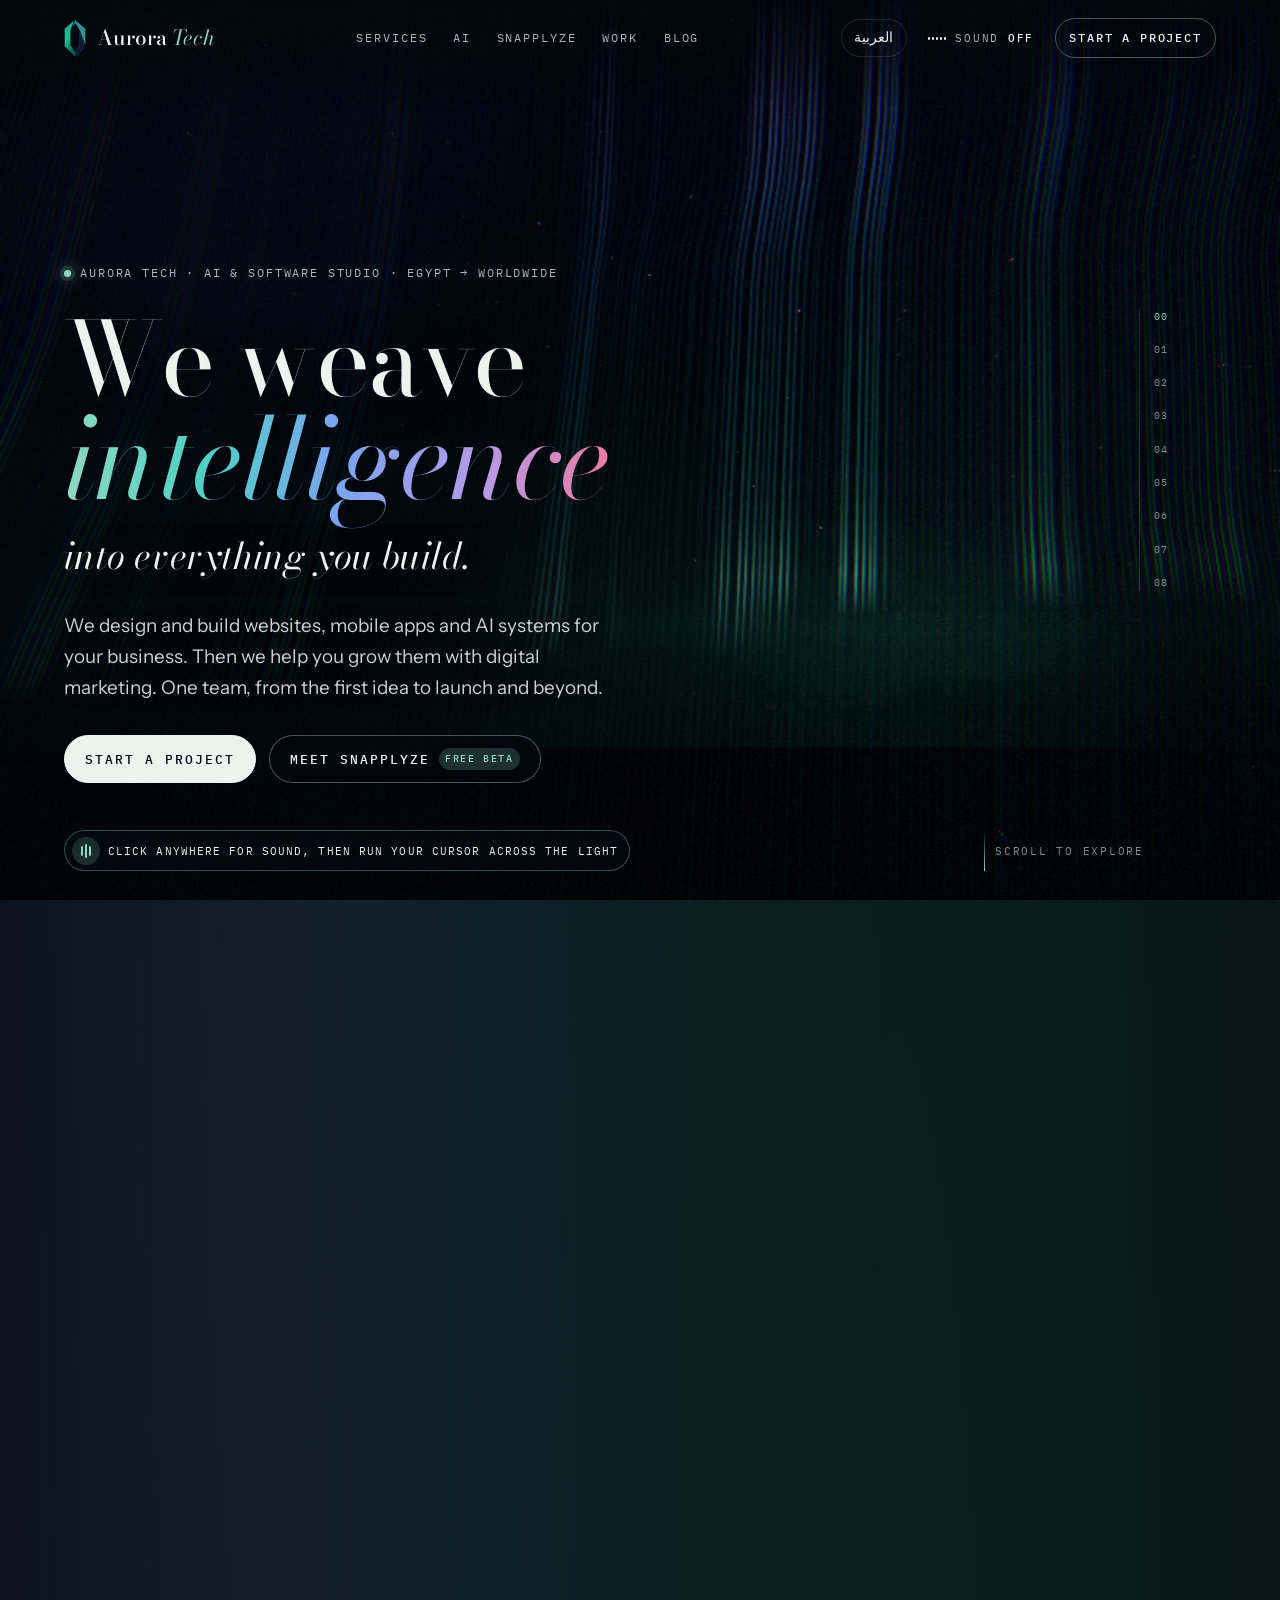
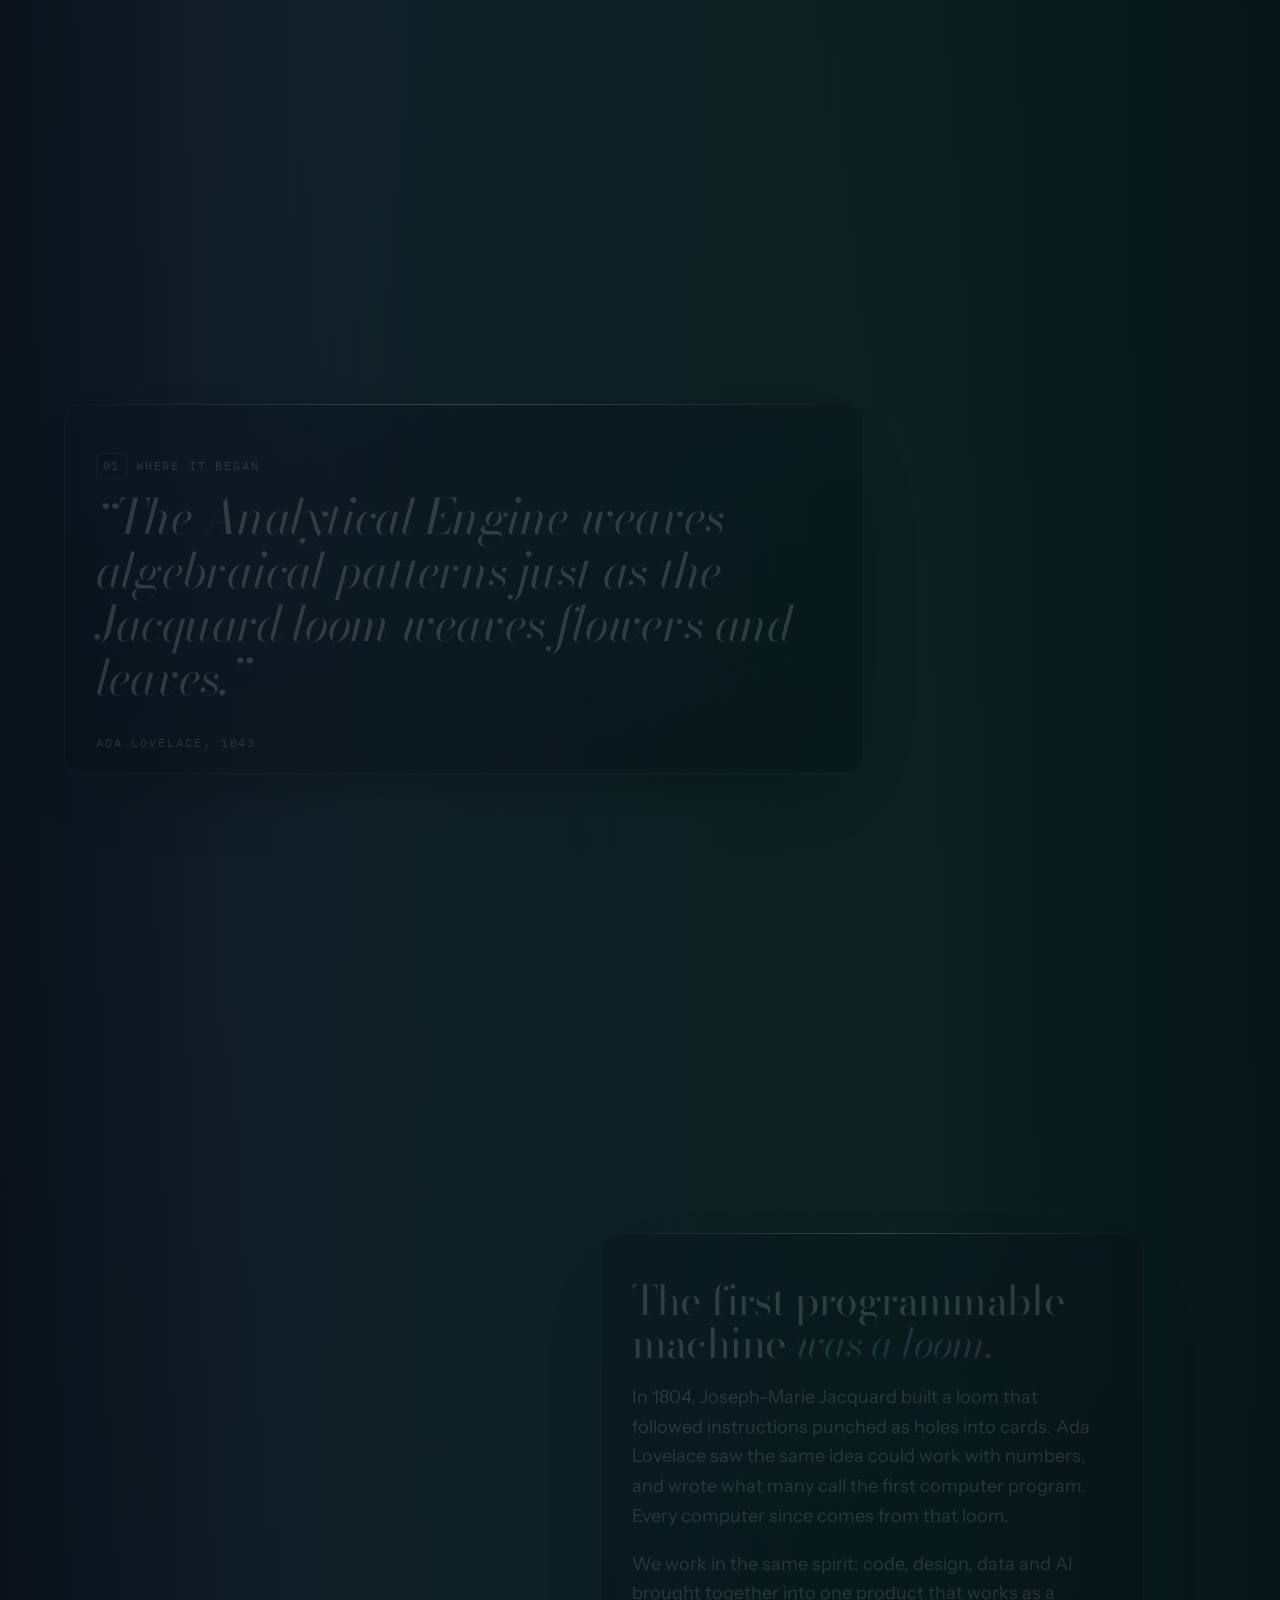
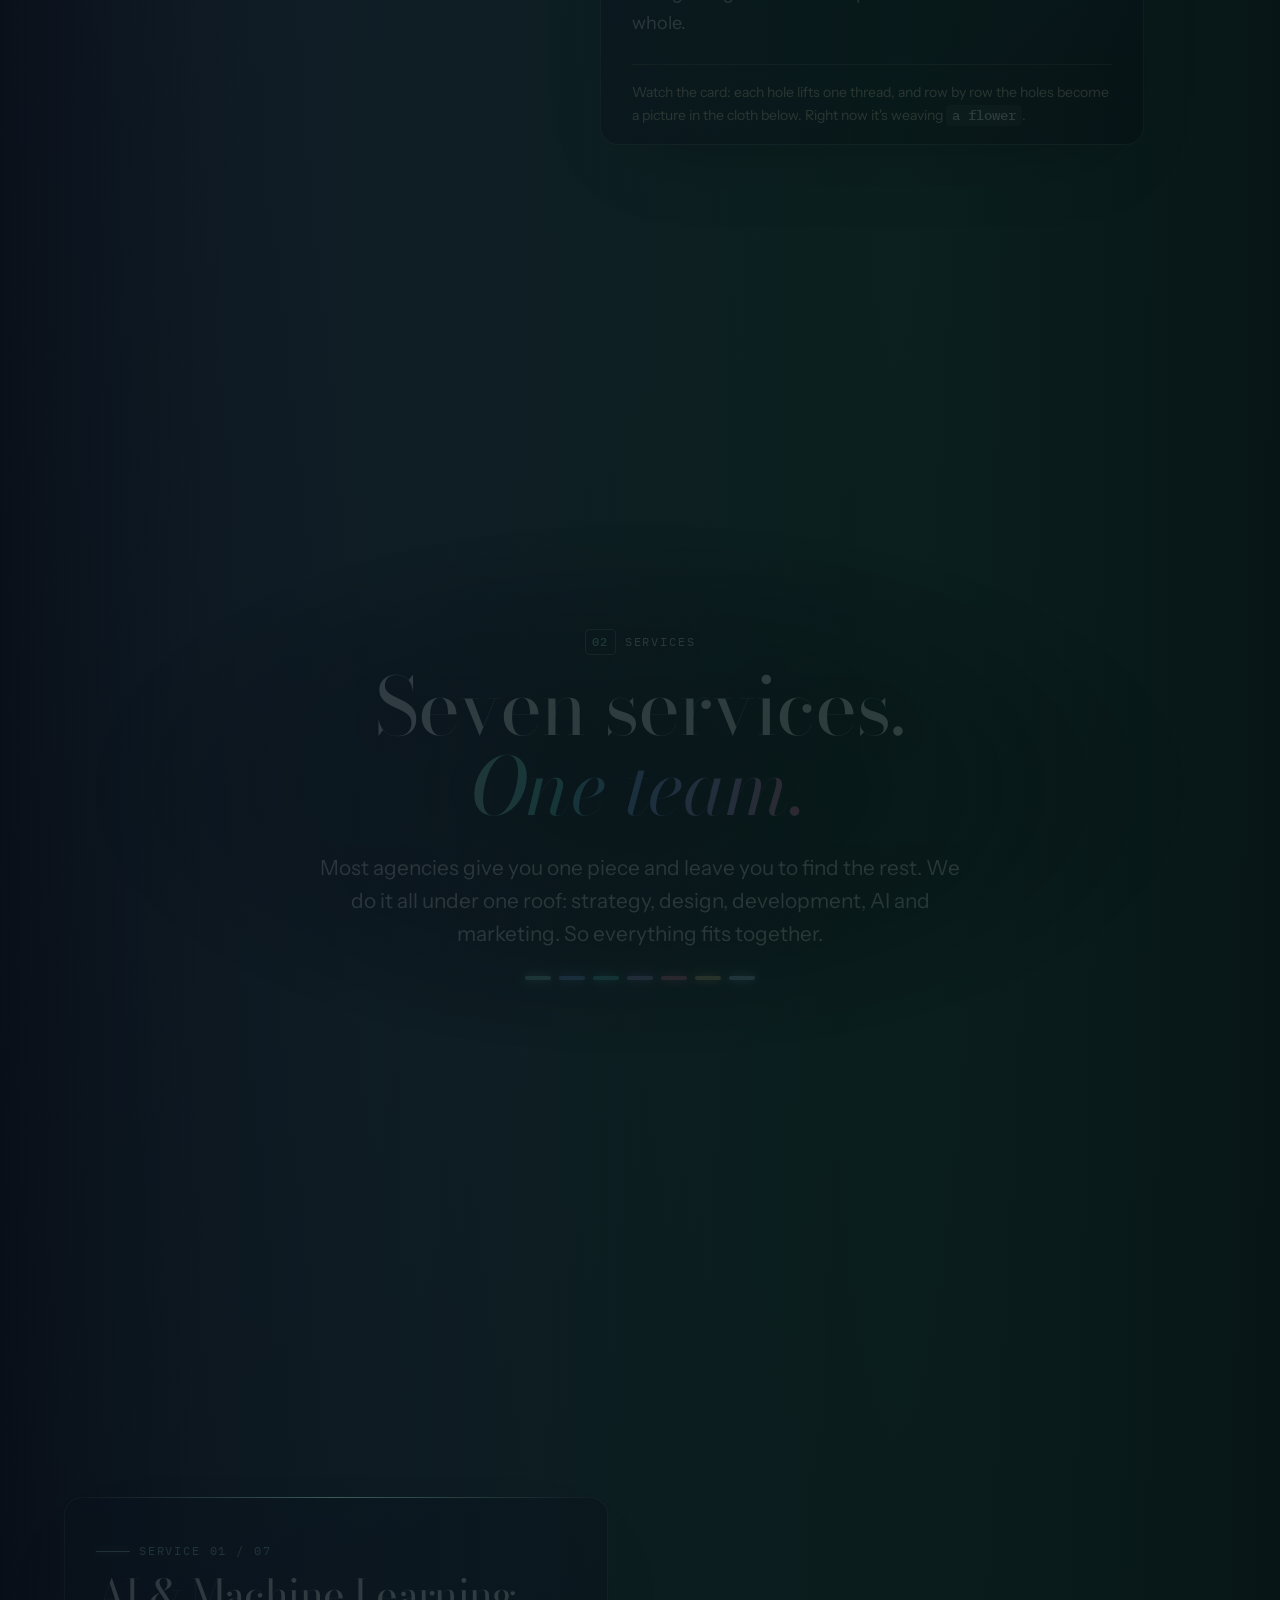
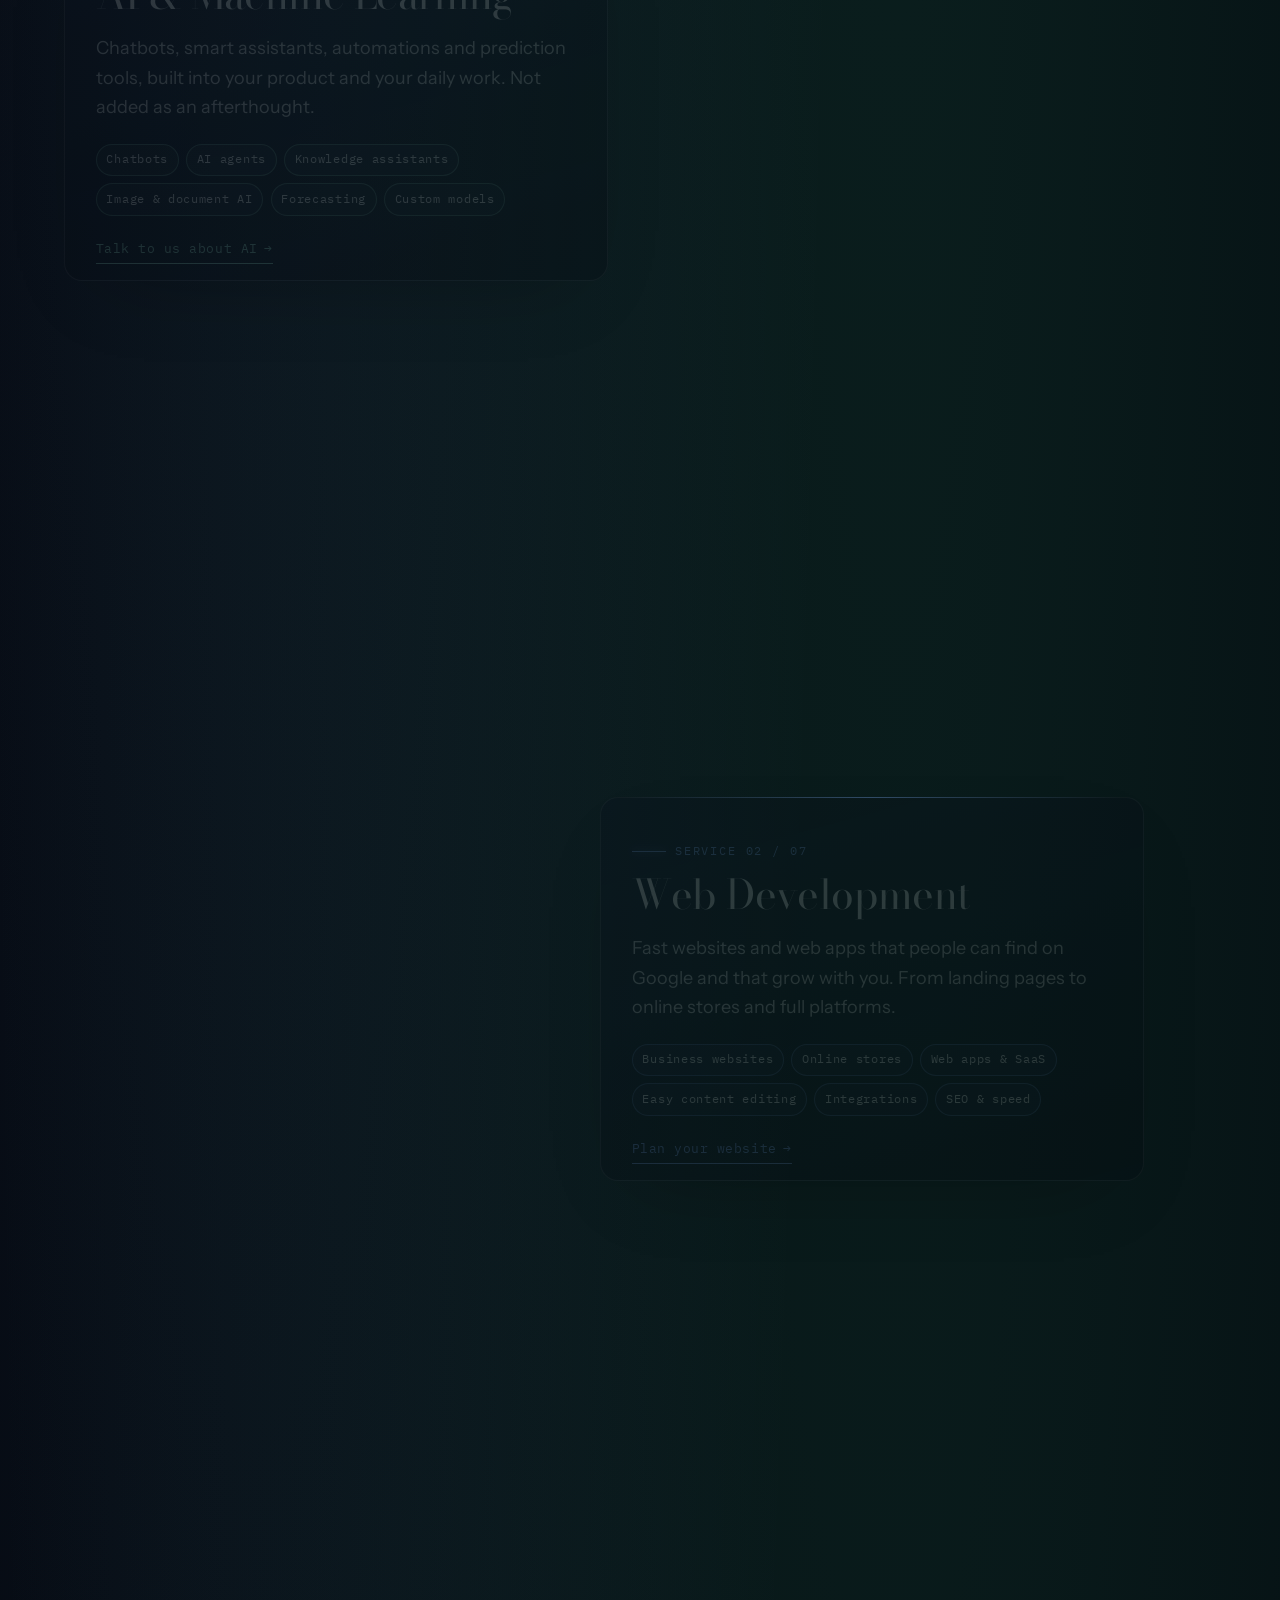
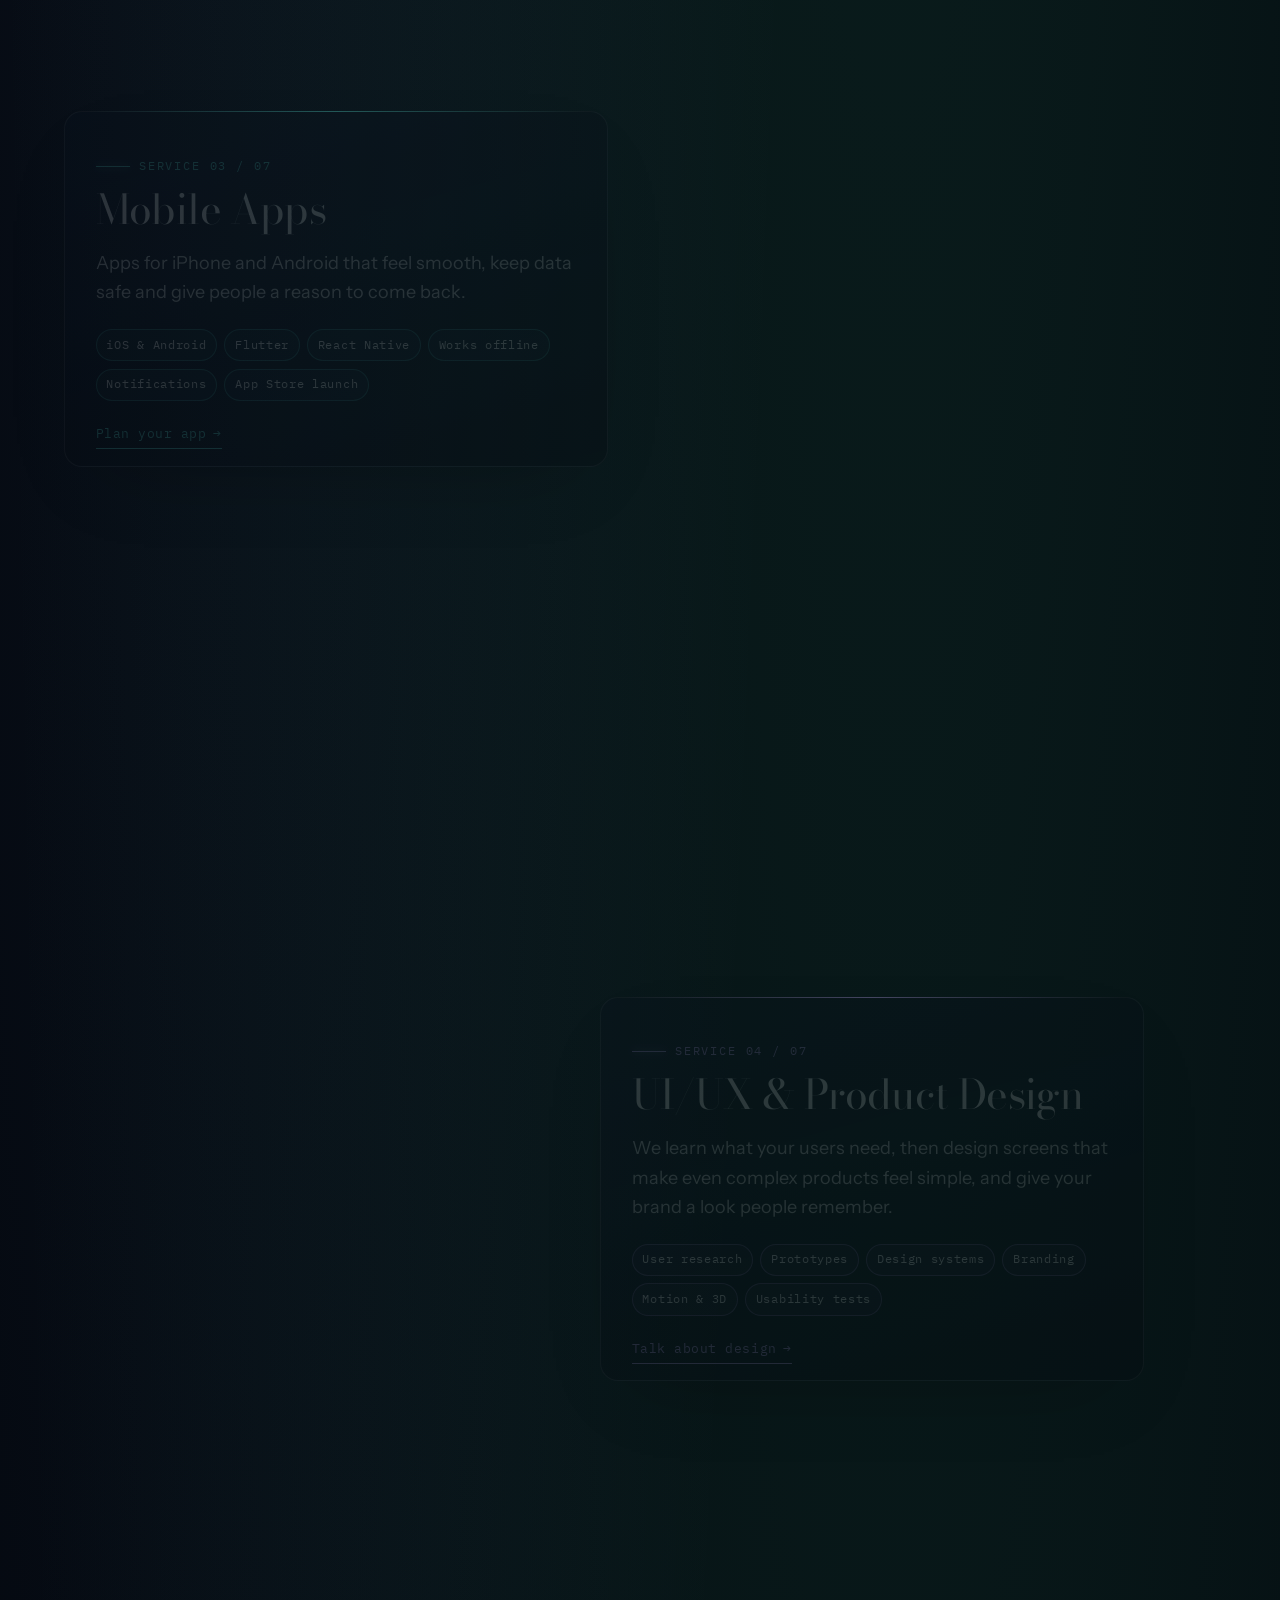
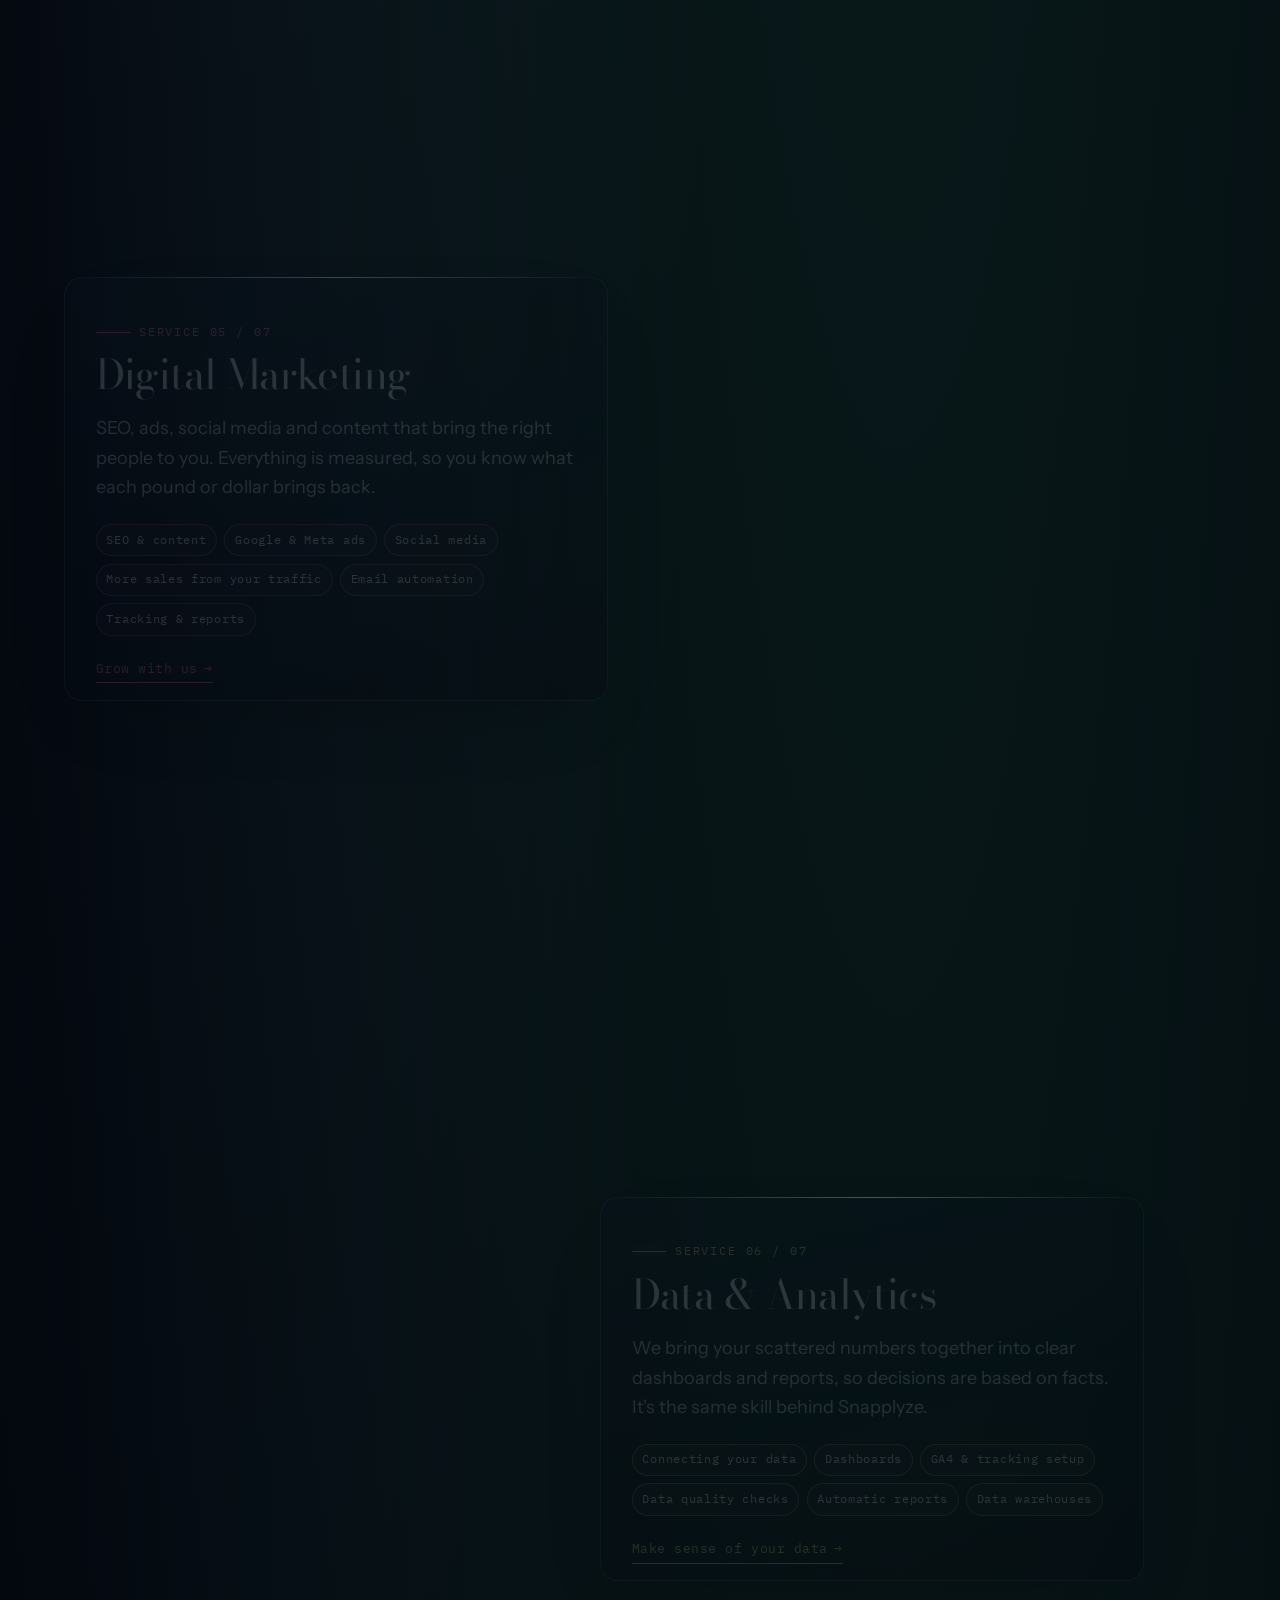
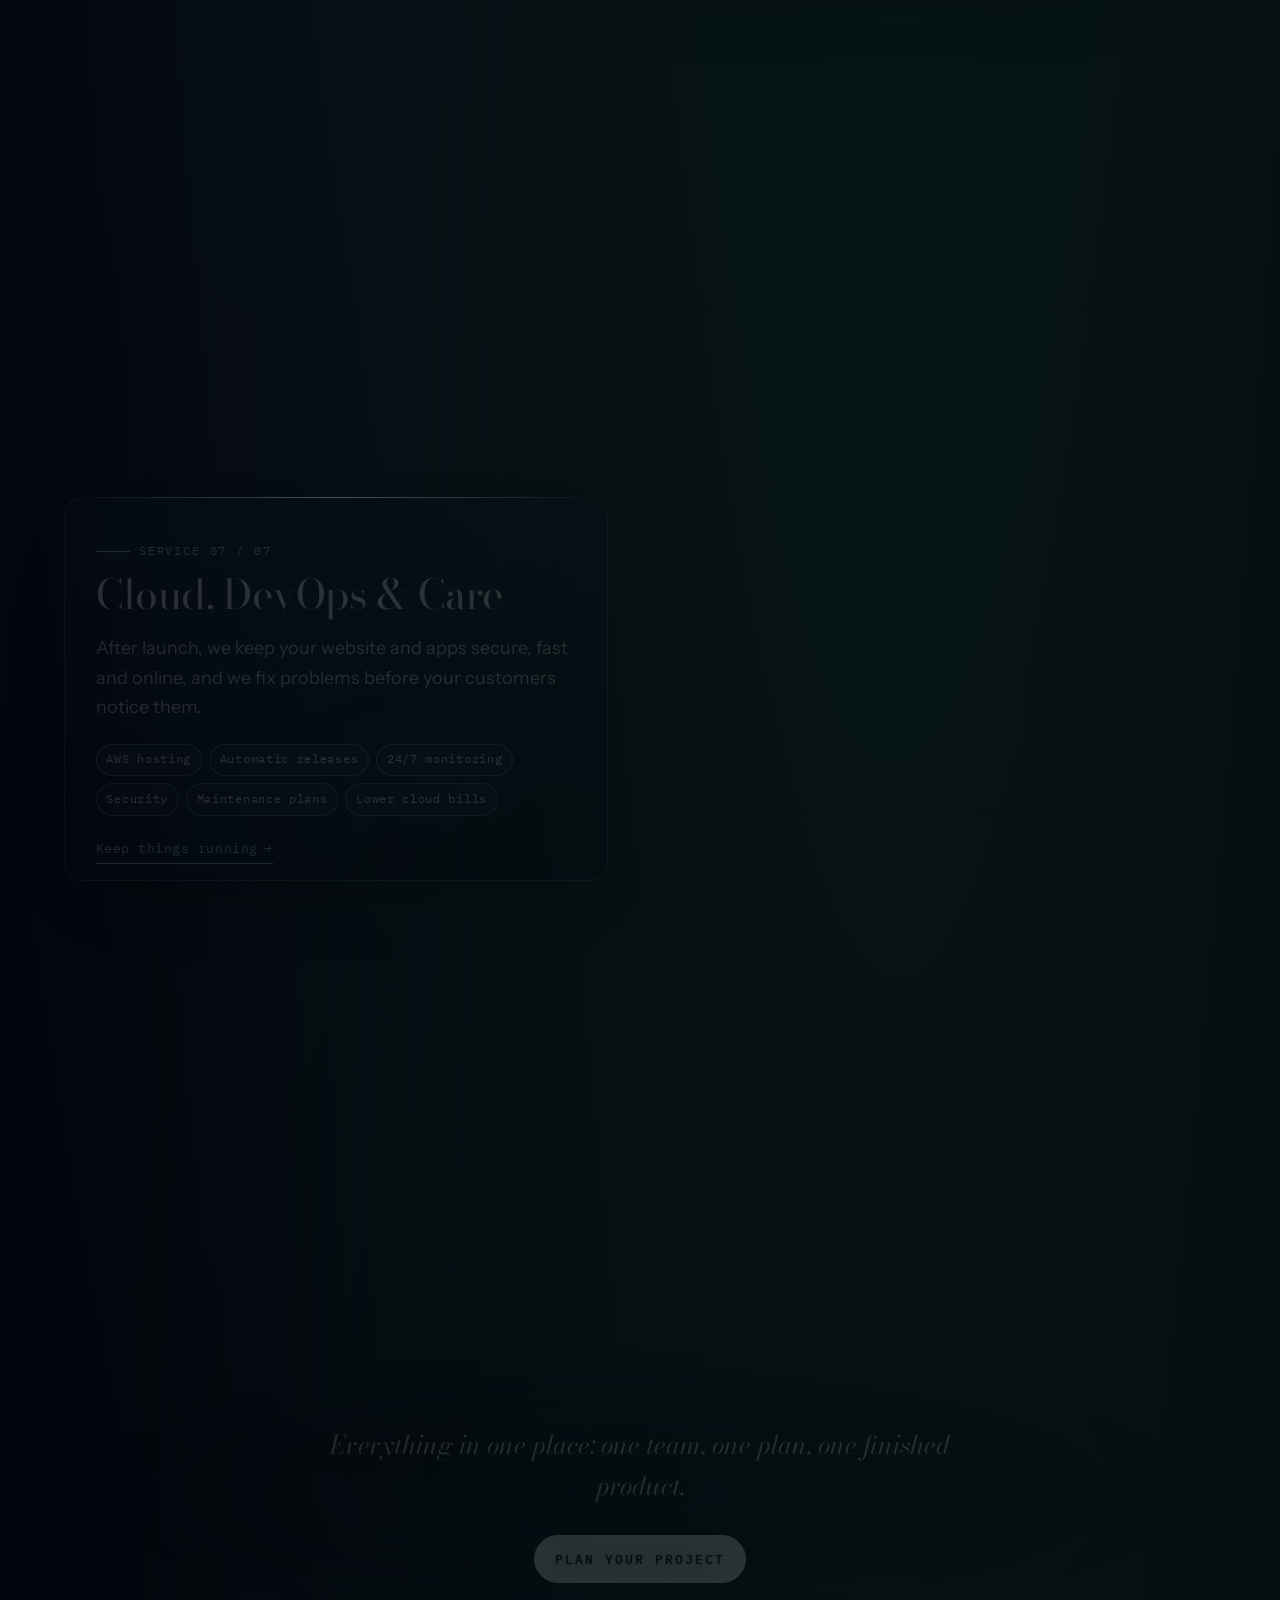
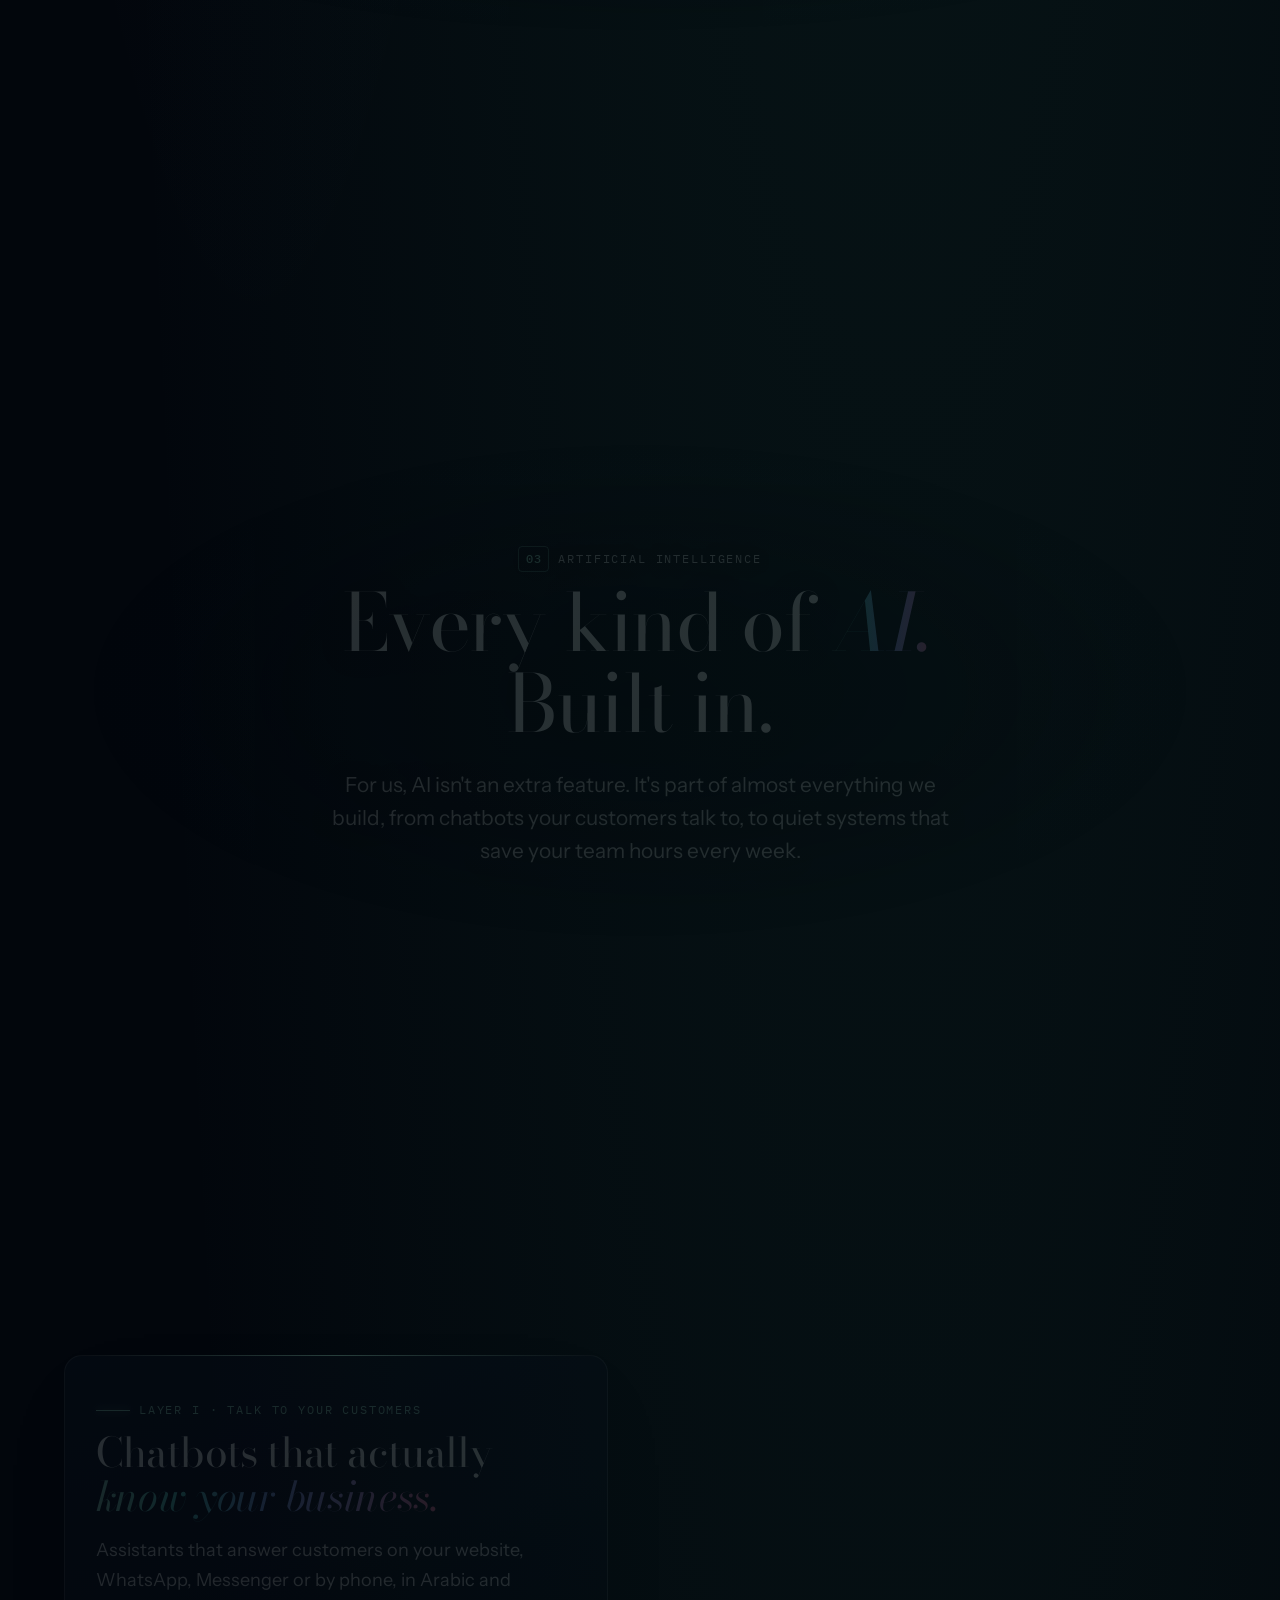
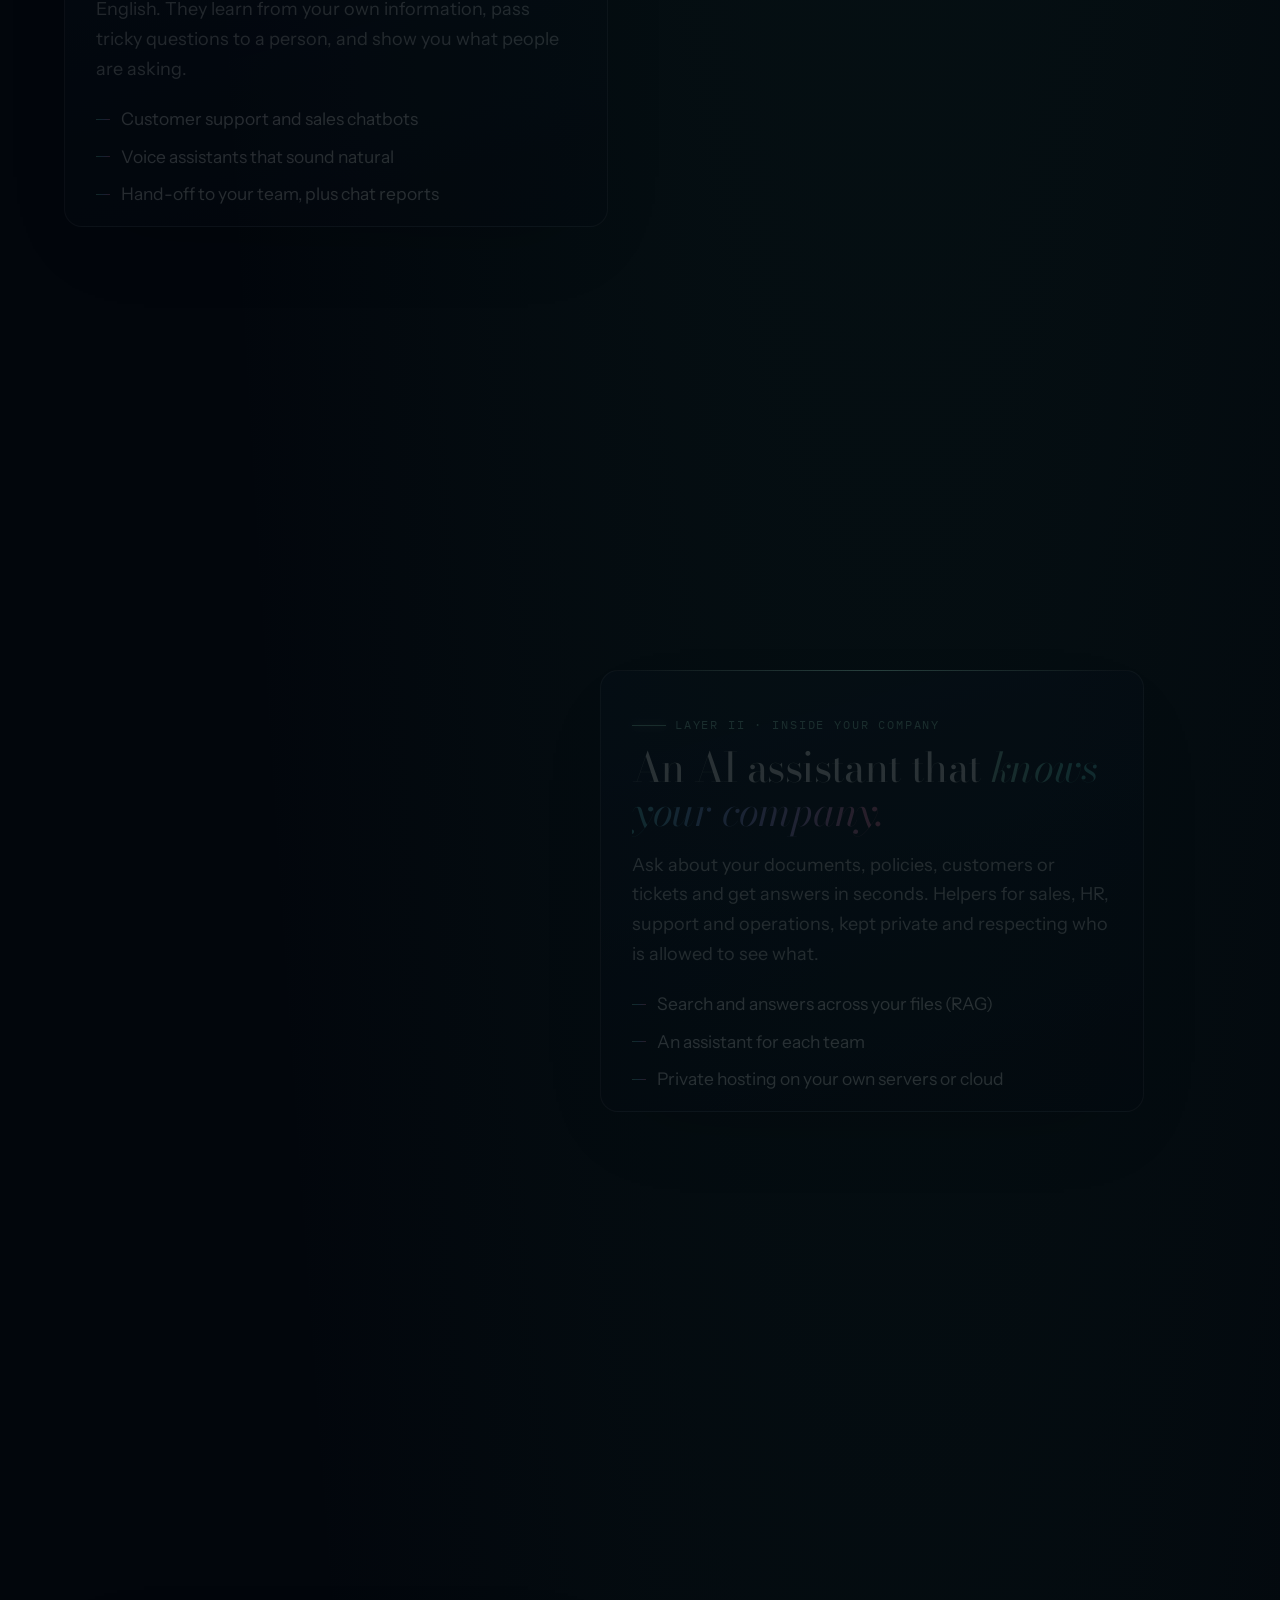
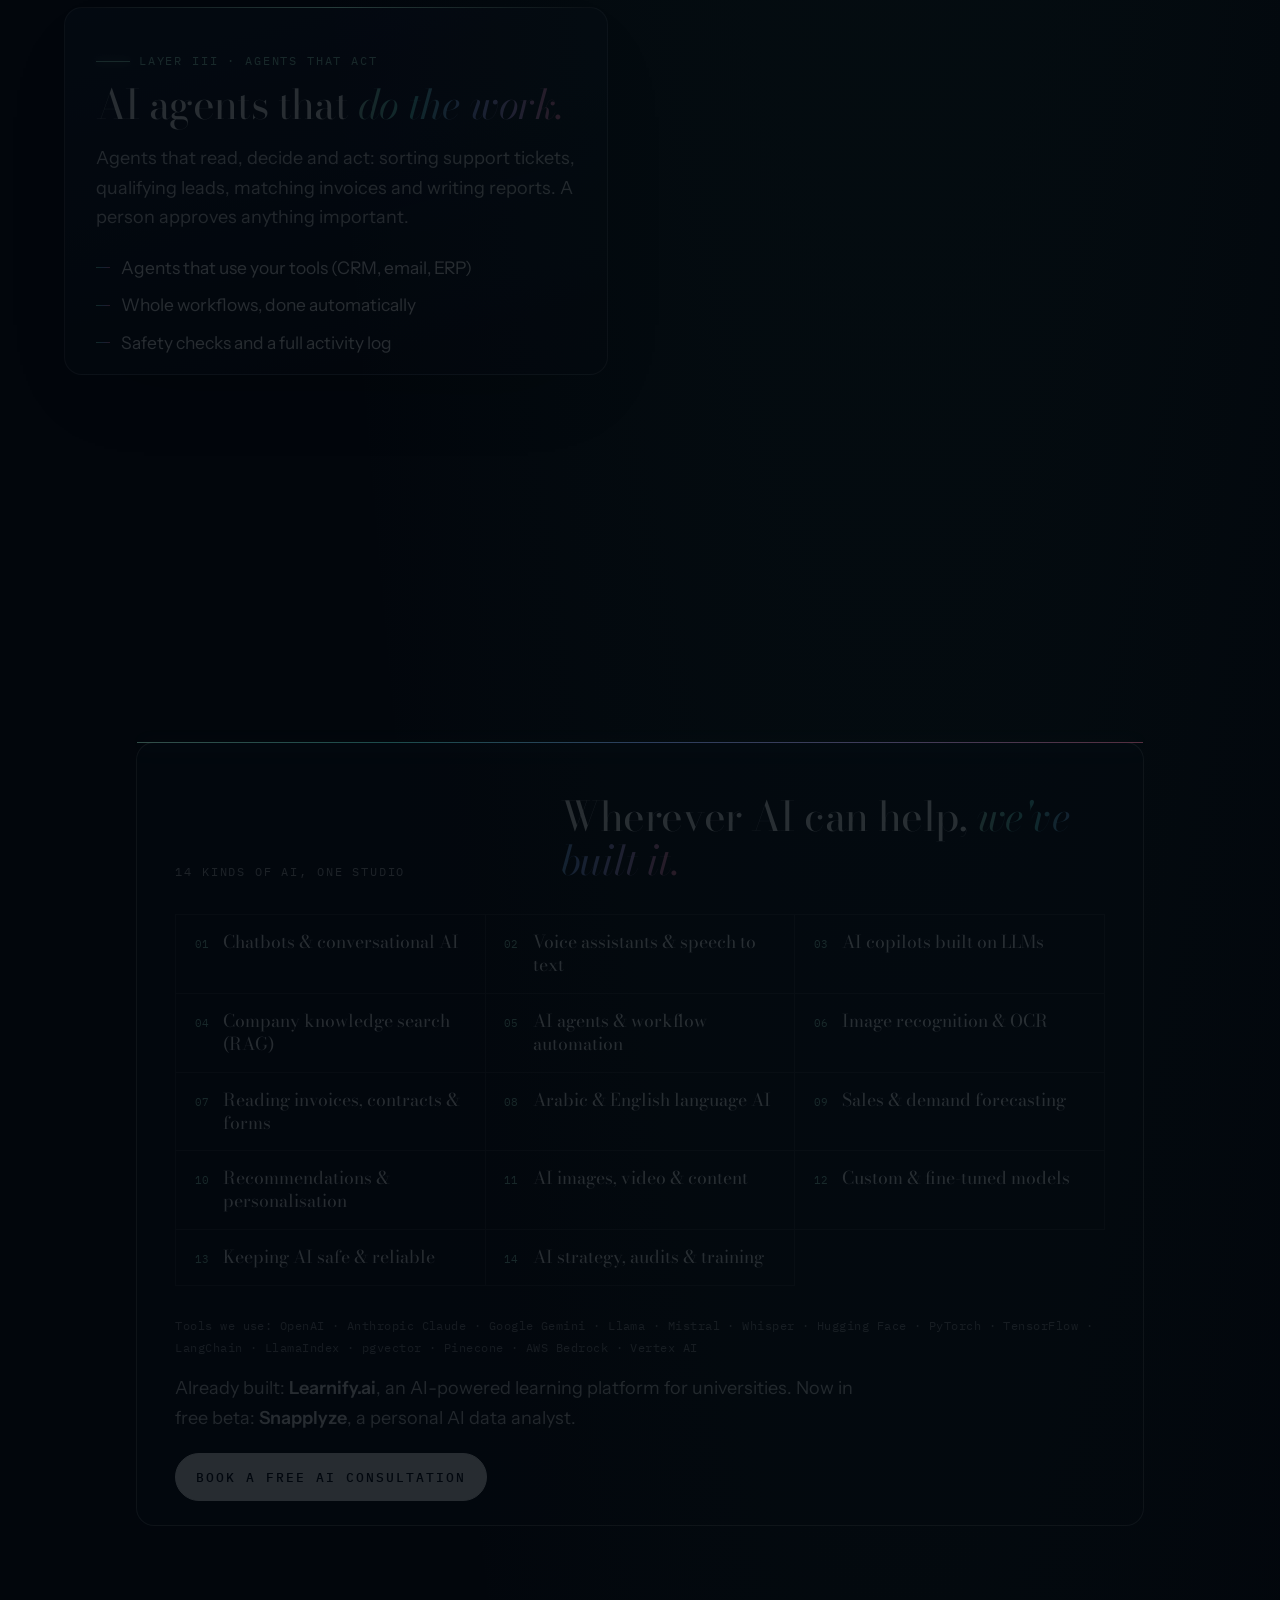
<file: index.html>
<!doctype html>
<html lang="en" dir="ltr">
<head>
<meta charset="utf-8">
<meta name="robots" content="noindex, nofollow">
<meta name="viewport" content="width=device-width, initial-scale=1, viewport-fit=cover">
<title>Aurora Tech | AI, Web &amp; Mobile App Development Studio in Egypt</title>
<meta name="description" content="Aurora Tech is an AI and software studio from Egypt. We build websites, mobile apps, AI chatbots and agents, and grow them with digital marketing. Makers of Snapplyze, the AI data analyst.">
<link rel="canonical" href="https://auroratech.me/">
<link rel="alternate" hreflang="en" href="https://auroratech.me/">
<link rel="alternate" hreflang="ar" href="https://auroratech.me/ar/">
<link rel="alternate" hreflang="x-default" href="https://auroratech.me/">
<meta property="og:type" content="website">
<meta property="og:site_name" content="Aurora Tech">
<meta property="og:locale" content="en_US">
<meta property="og:locale:alternate" content="ar_EG">
<meta property="og:url" content="https://auroratech.me/">
<meta property="og:title" content="Aurora Tech | AI, Web &amp; Mobile App Development Studio in Egypt">
<meta property="og:description" content="Aurora Tech is an AI and software studio from Egypt. We build websites, mobile apps, AI chatbots and agents, and grow them with digital marketing. Makers of Snapplyze, the AI data analyst.">
<meta property="og:image" content="https://auroratech.me/assets/brand/og-home.jpg">
<meta property="og:image:width" content="1200">
<meta property="og:image:height" content="630">
<meta property="og:image:alt" content="Aurora Tech: an AI and software studio from Egypt, shown as a curtain of aurora light">
<meta name="twitter:card" content="summary_large_image">
<meta name="twitter:title" content="Aurora Tech | AI, Web &amp; Mobile App Development Studio in Egypt">
<meta name="twitter:description" content="Aurora Tech is an AI and software studio from Egypt. We build websites, mobile apps, AI chatbots and agents, and grow them with digital marketing. Makers of Snapplyze, the AI data analyst.">
<meta name="twitter:image" content="https://auroratech.me/assets/brand/og-home.jpg">
<meta name="theme-color" content="#02060c">
<meta name="color-scheme" content="dark">
<meta name="format-detection" content="telephone=no">
<link rel="icon" href="/assets/brand/mark.svg" type="image/svg+xml">
<link rel="icon" href="/assets/brand/favicon-32.png" sizes="32x32" type="image/png">
<link rel="apple-touch-icon" href="/assets/brand/apple-touch-icon.png">
<link rel="manifest" href="/site.webmanifest">
<link rel="preconnect" href="https://fonts.googleapis.com">
<link rel="preconnect" href="https://fonts.gstatic.com" crossorigin>
<link rel="stylesheet" href="https://fonts.googleapis.com/css2?family=Bodoni+Moda:ital,opsz,wght@0,6..96,400..600;1,6..96,400..500&family=IBM+Plex+Mono:wght@400;500&family=Instrument+Sans:wght@400..600&display=swap">
<link rel="stylesheet" href="/css/style.css?v=8195a390d4">
<script type="importmap">{"imports":{"three":"/vendor/three/build/three.module.min.js?v=e9e06ff93c","three/addons/":"/vendor/three/addons/","lenis":"/vendor/lenis/lenis.mjs?v=01ac502365","/js/config.js":"/js/config.js?v=851ccfc3e2","/js/core/assets.js":"/js/core/assets.js?v=22f5679162","/js/core/lights.js":"/js/core/lights.js?v=9c84926ebd","/js/core/rig.js":"/js/core/rig.js?v=6dcc579abf","/js/core/snap.js":"/js/core/snap.js?v=0f694b008c","/js/core/stage.js":"/js/core/stage.js?v=196412346c","/js/gl/glsl.js":"/js/gl/glsl.js?v=edde05e750","/js/gl/ribbon.js":"/js/gl/ribbon.js?v=51fdc7a015","/js/i18n.js":"/js/i18n.js?v=1951179c57","/js/main.js":"/js/main.js?v=4091e4dd95","/js/page.js":"/js/page.js?v=b4913de136","/js/ui/audio.js":"/js/ui/audio.js?v=6b2705814b","/js/ui/cursor.js":"/js/ui/cursor.js?v=bd9ce0bdcc","/js/ui/labels.js":"/js/ui/labels.js?v=2dcdeea97a","/js/ui/mobile.js":"/js/ui/mobile.js?v=2f272cc02f","/js/ui/ui.js":"/js/ui/ui.js?v=e183e63424","/js/world/atmosphere.js":"/js/world/atmosphere.js?v=69c98d4153","/js/world/aurora.js":"/js/world/aurora.js?v=fdb65d5bd8","/js/world/creel.js":"/js/world/creel.js?v=0f60770f22","/js/world/finale.js":"/js/world/finale.js?v=4dae094cd0","/js/world/hall.js":"/js/world/hall.js?v=8da625a9de","/js/world/icons.js":"/js/world/icons.js?v=5b359e6b51","/js/world/layout.js":"/js/world/layout.js?v=56050fd4f4","/js/world/loom.js":"/js/world/loom.js?v=1e7e85d53a","/js/world/neural.js":"/js/world/neural.js?v=03e202eed9","/js/world/origin.js":"/js/world/origin.js?v=121b172b19","/js/world/snap.js":"/js/world/snap.js?v=da026c6297"}}</script>
<link rel="modulepreload" href="/js/main.js?v=4091e4dd95">
<link rel="modulepreload" href="/vendor/three/build/three.module.min.js?v=e9e06ff93c">
<link rel="modulepreload" href="/vendor/three/build/three.core.min.js">
<script type="application/ld+json">{"@context":"https://schema.org","@graph":[{"@type":"Organization","@id":"https://auroratech.me/#org","name":"Aurora Tech","alternateName":"أورورا تك","url":"https://auroratech.me/","logo":"https://auroratech.me/assets/brand/icon-512.png","email":"info@auroratech.me","telephone":["+201033573845","+201069965752"],"address":{"@type":"PostalAddress","addressCountry":"EG"},"areaServed":"Worldwide","sameAs":["https://www.linkedin.com/company/aurora-software-tech/","https://www.instagram.com/auroratech.me/","https://www.facebook.com/profile.php?id=61551227603812"]},{"@type":"WebSite","@id":"https://auroratech.me/#site","url":"https://auroratech.me/","name":"Aurora Tech","inLanguage":["en","ar"],"publisher":{"@id":"https://auroratech.me/#org"}},{"@type":"ProfessionalService","@id":"https://auroratech.me/#studio","name":"Aurora Tech","url":"https://auroratech.me/","image":"https://auroratech.me/assets/brand/og-home.jpg","email":"info@auroratech.me","telephone":"+201033573845","address":{"@type":"PostalAddress","addressCountry":"EG"},"areaServed":"Worldwide","priceRange":"$$","hasOfferCatalog":{"@type":"OfferCatalog","name":"Software, AI and growth services","itemListElement":[{"@type":"Offer","itemOffered":{"@type":"Service","name":"AI & machine learning","description":"Chatbots, AI assistants, AI agents, computer vision, forecasting and custom models."}},{"@type":"Offer","itemOffered":{"@type":"Service","name":"Web development","description":"Business websites, online stores, web apps and SaaS platforms, built for speed and SEO."}},{"@type":"Offer","itemOffered":{"@type":"Service","name":"Mobile app development","description":"iOS and Android apps built with Flutter and React Native."}},{"@type":"Offer","itemOffered":{"@type":"Service","name":"UI/UX and product design","description":"User research, prototypes, design systems and brand identity."}},{"@type":"Offer","itemOffered":{"@type":"Service","name":"Digital marketing","description":"SEO, Google and Meta ads, social media, content and conversion optimisation."}},{"@type":"Offer","itemOffered":{"@type":"Service","name":"Data & analytics","description":"Data pipelines, dashboards, tracking setup and automatic reporting."}},{"@type":"Offer","itemOffered":{"@type":"Service","name":"Cloud, DevOps & maintenance","description":"Hosting, monitoring, security and ongoing maintenance."}}]}},{"@type":"SoftwareApplication","name":"Snapplyze","applicationCategory":"BusinessApplication","operatingSystem":"Web","description":"A personal AI data analyst. Connect your data sources and get plain-language answers, insights and recommendations.","offers":{"@type":"Offer","price":"0","priceCurrency":"USD","description":"Free open beta"},"publisher":{"@id":"https://auroratech.me/#org"}}]}</script>
</head>
<body class="page-home">
<a class="skip" href="#main">Skip to content</a>
<canvas id="gl" aria-hidden="true"></canvas>
<div class="scrim" aria-hidden="true"><i class="scrim__s"></i><i class="scrim__e"></i><i class="scrim__b"></i></div>
<div id="labels" class="labels" aria-hidden="true"></div>
<header class="nav" id="nav">
  <a href="/" class="nav__brand" aria-label="Aurora Tech home">
    <img src="/assets/brand/mark.svg" alt="" width="22" height="38">
    <span class="nav__word" lang="en">Aurora<em>Tech</em></span>
  </a>
  <nav class="nav__links" aria-label="Main">
    <a href="/#services" data-chapter-link="services">Services</a>
    <a href="/#ai" data-chapter-link="ai">AI</a>
    <a href="/#snapplyze" data-chapter-link="snapplyze" lang="en">Snapplyze</a>
    <a href="/#work" data-chapter-link="work">Work</a>
    <a href="/blog/" data-chapter-link="journal">Blog</a>
  </nav>
  <div class="nav__right">
    <a class="nav__lang" href="/ar/" hreflang="ar" lang="ar">العربية</a>
    <button class="sound" id="sound-toggle" type="button" aria-pressed="false" aria-label="Turn sound on or off" data-on="on" data-off="off">
      <span class="sound__bars" aria-hidden="true"><i></i><i></i><i></i><i></i><i></i></span>
      <span class="sound__label">Sound <b>off</b></span>
    </button>
    <a href="/contact/" class="btn btn--pill nav__cta"><span>Start a project</span></a>
    <button class="menu-btn" id="menu-btn" type="button" aria-expanded="false" aria-controls="menu" aria-label="Open menu"><i></i><i></i></button>
  </div>
</header>

<div class="menu" id="menu" aria-hidden="true">
  <div class="menu__inner">
    <ol class="menu__list">
      <li><a href="/#hero"><span class="mono">00</span>Intro</a></li>
      <li><a href="/#origin"><span class="mono">01</span>Our story</a></li>
      <li><a href="/#services"><span class="mono">02</span>Services</a></li>
      <li><a href="/#ai"><span class="mono">03</span>AI</a></li>
      <li><a href="/#snapplyze"><span class="mono">04</span><span lang="en">Snapplyze</span></a></li>
      <li><a href="/#work"><span class="mono">05</span>Our work</a></li>
      <li><a href="/#process"><span class="mono">06</span>How we work</a></li>
      <li><a href="/blog/"><span class="mono">07</span>Blog</a></li>
      <li><a href="/contact/"><span class="mono">08</span>Contact</a></li>
    </ol>
    <div class="menu__aside">
      <a class="btn btn--light" href="/contact/"><span>Start a project</span></a>
      <a href="mailto:info@auroratech.me" class="mono">info@auroratech.me</a>
      <a href="tel:+201033573845" class="mono" dir="ltr">+20 103 357 3845</a>
      <a href="https://wa.me/201033573845" class="mono" target="_blank" rel="noopener">WhatsApp ↗</a>
      <a href="/ar/" hreflang="ar" lang="ar" class="menu__lang">العربية</a>
    </div>
  </div>
</div>

<main id="main">
<aside class="rail" id="rail" aria-hidden="true">
  <div class="rail__line"><span id="rail-fill"></span></div>
  <ol>
    <li data-target="hero"><b>00</b><span>Intro</span></li>
    <li data-target="origin"><b>01</b><span>Our story</span></li>
    <li data-target="services"><b>02</b><span>Services</span></li>
    <li data-target="ai"><b>03</b><span>AI</span></li>
    <li data-target="snapplyze"><b>04</b><span>Snapplyze</span></li>
    <li data-target="work"><b>05</b><span>Work</span></li>
    <li data-target="process"><b>06</b><span>Process</span></li>
    <li data-target="journal"><b>07</b><span>Blog</span></li>
    <li data-target="contact"><b>08</b><span>Contact</span></li>
  </ol>
</aside>
<div class="progress-line" aria-hidden="true"><span id="progress-fill"></span></div>

<!-- ═════════ 00 · HERO ═════════ -->
<section id="hero" class="chapter chapter--hero" aria-labelledby="hero-title">
  <div class="beat beat--hero" data-cam="hero">
    <div class="hero" data-frame>
      <p class="eyebrow"><span class="dot"></span>Aurora Tech · AI &amp; software studio · Egypt → worldwide</p>
      <h1 class="hero__title" id="hero-title">
        <span class="line"><span class="w">We</span> <span class="w">weave</span></span>
        <span class="line line--accent"><em class="w">intelligence</em></span>
        <span class="line line--small"><span class="w">into everything you build.</span></span>
      </h1>
      <p class="hero__lede">We design and build websites, mobile apps and AI systems for your business. Then we help you grow them with digital marketing. One team, from the first idea to launch and beyond.</p>
      <div class="hero__ctas">
        <a href="/contact/" class="btn btn--light"><span>Start a project</span></a>
        <a href="#snapplyze" class="btn btn--ghost"><span>Meet Snapplyze</span><i class="tag">Free beta</i></a>
      </div>
    </div>
    <div class="hero__foot">
      <button class="play-pill" id="hero-sound" type="button"><span class="play-pill__icon" aria-hidden="true"><i></i><i></i><i></i></span><span class="play-pill__text">Turn on sound, then run your cursor across the light</span></button>
      <span class="scroll-cue"><i></i>Scroll to explore</span>
    </div>
    <div class="weave-load" id="weave-load" aria-hidden="true"><span class="weave-load__bar"><i></i></span><span class="weave-load__txt">Loading <b>0</b>%</span></div>
  </div>
  <div class="beat beat--spacer" data-cam="curtain"></div>
</section>

<!-- ═════════ 01 · ORIGIN ═════════ -->
<section id="origin" class="chapter" aria-labelledby="origin-title">
  <div class="beat beat--start" data-cam="origin">
    <div class="panel panel--wide" data-frame>
      <p class="kicker"><b>01</b> Where it began</p>
      <blockquote class="quote">
        <p>“The Analytical Engine weaves algebraical patterns just as the Jacquard loom weaves flowers and leaves.”</p>
        <cite>Ada Lovelace, 1843</cite>
      </blockquote>
    </div>
  </div>
  <div class="beat beat--end" data-cam="origin2">
    <div class="panel" data-frame>
      <h2 class="h2" id="origin-title">The first programmable machine <em>was a loom.</em></h2>
      <p>In 1804, Joseph-Marie Jacquard built a loom that followed instructions punched as holes into cards. Ada Lovelace saw the same idea could work with numbers, and wrote what many call the first computer program. Every computer since comes from that loom.</p>
      <p>We work in the same spirit: code, design, data and AI brought together into one product that works as a whole.</p>
      <p class="fig">Watch the card: each hole lifts one thread, and row by row the holes become a picture in the cloth below. Right now it's weaving <b data-card-word>a flower</b>.</p>
    </div>
  </div>
</section>

<!-- ═════════ 02 · SERVICES ═════════ -->
<section id="services" class="chapter" aria-labelledby="services-title">
  <div class="beat beat--center" data-cam="svc-intro">
    <div class="panel panel--center" data-frame>
      <p class="kicker"><b>02</b> Services</p>
      <h2 class="h1" id="services-title">Seven services.<br><em>One team.</em></h2>
      <p class="lede">Most agencies give you one piece and leave you to find the rest. We do it all under one roof: strategy, design, development, AI and marketing. So everything fits together.</p>
      <div class="steps-nav steps-nav--services" aria-hidden="true"><span style="--c:#8ED8BE"></span><span style="--c:#7BA4F0"></span><span style="--c:#4FD1C5"></span><span style="--c:#B49BE6"></span><span style="--c:#F0789E"></span><span style="--c:#E8C77E"></span><span style="--c:#A8D8FF"></span></div>
    </div>
  </div>

  <div class="beat beat--start" data-cam="svc-0">
    <article class="panel service" style="--c:#8ED8BE" data-frame>
      <p class="service__no">Service 01 / 07</p>
      <h3 class="h2">AI &amp; Machine Learning</h3>
      <p>Chatbots, smart assistants, automations and prediction tools, built into your product and your daily work. Not added as an afterthought.</p>
      <ul class="chips"><li>Chatbots</li><li>AI agents</li><li>Knowledge assistants</li><li>Image &amp; document AI</li><li>Forecasting</li><li>Custom models</li></ul>
      <a class="more" href="/contact/?service=ai">Talk to us about AI <i aria-hidden="true">→</i></a>
    </article>
  </div>
  <div class="beat beat--end" data-cam="svc-1">
    <article class="panel service" style="--c:#7BA4F0" data-frame>
      <p class="service__no">Service 02 / 07</p>
      <h3 class="h2">Web Development</h3>
      <p>Fast websites and web apps that people can find on Google and that grow with you. From landing pages to online stores and full platforms.</p>
      <ul class="chips"><li>Business websites</li><li>Online stores</li><li>Web apps &amp; SaaS</li><li>Easy content editing</li><li>Integrations</li><li>SEO &amp; speed</li></ul>
      <a class="more" href="/contact/?service=web">Plan your website <i aria-hidden="true">→</i></a>
    </article>
  </div>
  <div class="beat beat--start" data-cam="svc-2">
    <article class="panel service" style="--c:#4FD1C5" data-frame>
      <p class="service__no">Service 03 / 07</p>
      <h3 class="h2">Mobile Apps</h3>
      <p>Apps for iPhone and Android that feel smooth, keep data safe and give people a reason to come back.</p>
      <ul class="chips"><li>iOS &amp; Android</li><li>Flutter</li><li>React Native</li><li>Works offline</li><li>Notifications</li><li>App Store launch</li></ul>
      <a class="more" href="/contact/?service=mobile">Plan your app <i aria-hidden="true">→</i></a>
    </article>
  </div>
  <div class="beat beat--end" data-cam="svc-3">
    <article class="panel service" style="--c:#B49BE6" data-frame>
      <p class="service__no">Service 04 / 07</p>
      <h3 class="h2">UI/UX &amp; Product Design</h3>
      <p>We learn what your users need, then design screens that make even complex products feel simple, and give your brand a look people remember.</p>
      <ul class="chips"><li>User research</li><li>Prototypes</li><li>Design systems</li><li>Branding</li><li>Motion &amp; 3D</li><li>Usability tests</li></ul>
      <a class="more" href="/contact/?service=design">Talk about design <i aria-hidden="true">→</i></a>
    </article>
  </div>
  <div class="beat beat--start" data-cam="svc-4">
    <article class="panel service" style="--c:#F0789E" data-frame>
      <p class="service__no">Service 05 / 07</p>
      <h3 class="h2">Digital Marketing</h3>
      <p>SEO, ads, social media and content that bring the right people to you. Everything is measured, so you know what each pound or dollar brings back.</p>
      <ul class="chips"><li>SEO &amp; content</li><li>Google &amp; Meta ads</li><li>Social media</li><li>More sales from your traffic</li><li>Email automation</li><li>Tracking &amp; reports</li></ul>
      <a class="more" href="/contact/?service=marketing">Grow with us <i aria-hidden="true">→</i></a>
    </article>
  </div>
  <div class="beat beat--end" data-cam="svc-5">
    <article class="panel service" style="--c:#E8C77E" data-frame>
      <p class="service__no">Service 06 / 07</p>
      <h3 class="h2">Data &amp; Analytics</h3>
      <p>We bring your scattered numbers together into clear dashboards and reports, so decisions are based on facts. It's the same skill behind Snapplyze.</p>
      <ul class="chips"><li>Connecting your data</li><li>Dashboards</li><li>GA4 &amp; tracking setup</li><li>Data quality checks</li><li>Automatic reports</li><li>Data warehouses</li></ul>
      <a class="more" href="/contact/?service=data">Make sense of your data <i aria-hidden="true">→</i></a>
    </article>
  </div>
  <div class="beat beat--start" data-cam="svc-6">
    <article class="panel service" style="--c:#A8D8FF" data-frame>
      <p class="service__no">Service 07 / 07</p>
      <h3 class="h2">Cloud, DevOps &amp; Care</h3>
      <p>After launch, we keep your website and apps secure, fast and online, and we fix problems before your customers notice them.</p>
      <ul class="chips"><li>AWS hosting</li><li>Automatic releases</li><li>24/7 monitoring</li><li>Security</li><li>Maintenance plans</li><li>Lower cloud bills</li></ul>
      <a class="more" href="/contact/?service=web">Keep things running <i aria-hidden="true">→</i></a>
    </article>
  </div>
  <div class="beat beat--center beat--short" data-cam="svc-out">
    <div class="panel panel--center" data-frame>
      <p class="lede lede--small">Everything in one place: one team, one plan, one finished product.</p>
      <div class="hero__ctas hero__ctas--center"><a class="btn btn--light" href="/contact/"><span>Plan your project</span></a></div>
    </div>
  </div>
</section>

<!-- ═════════ 03 · AI ═════════ -->
<section id="ai" class="chapter" aria-labelledby="ai-title">
  <div class="beat beat--center" data-cam="ai-intro">
    <div class="panel panel--center" data-frame>
      <p class="kicker"><b>03</b> Artificial intelligence</p>
      <h2 class="h1" id="ai-title">Every kind of <em>AI.</em><br>Built in.</h2>
      <p class="lede">For us, AI isn't an extra feature. It's part of almost everything we build, from chatbots your customers talk to, to quiet systems that save your team hours every week.</p>
    </div>
  </div>

  <div class="beat beat--start" data-cam="ai-0">
    <article class="panel feature" data-frame>
      <p class="feature__no">Layer I · Talk to your customers</p>
      <h3 class="h2">Chatbots that actually <em>know your business.</em></h3>
      <p>Assistants that answer customers on your website, WhatsApp, Messenger or by phone, in Arabic and English. They learn from your own information, pass tricky questions to a person, and show you what people are asking.</p>
      <ul class="ticks"><li>Customer support and sales chatbots</li><li>Voice assistants that sound natural</li><li>Hand-off to your team, plus chat reports</li></ul>
    </article>
  </div>
  <div class="beat beat--end" data-cam="ai-1">
    <article class="panel feature" data-frame>
      <p class="feature__no">Layer II · Inside your company</p>
      <h3 class="h2">An AI assistant that <em>knows your company.</em></h3>
      <p>Ask about your documents, policies, customers or tickets and get answers in seconds. Helpers for sales, HR, support and operations, kept private and respecting who is allowed to see what.</p>
      <ul class="ticks"><li>Search and answers across your files (RAG)</li><li>An assistant for each team</li><li>Private hosting on your own servers or cloud</li></ul>
    </article>
  </div>
  <div class="beat beat--start" data-cam="ai-2">
    <article class="panel feature" data-frame>
      <p class="feature__no">Layer III · Agents that act</p>
      <h3 class="h2">AI agents that <em>do the work.</em></h3>
      <p>Agents that read, decide and act: sorting support tickets, qualifying leads, matching invoices and writing reports. A person approves anything important.</p>
      <ul class="ticks"><li>Agents that use your tools (CRM, email, ERP)</li><li>Whole workflows, done automatically</li><li>Safety checks and a full activity log</li></ul>
    </article>
  </div>

  <div class="beat beat--atlas" data-cam="ai-atlas">
    <div class="atlas" data-frame>
      <header class="atlas__head">
        <p class="kicker">14 kinds of AI, one studio</p>
        <h3 class="h2">Wherever AI can help, <em>we've built it.</em></h3>
      </header>
      <ol class="atlas__grid">
        <li><b>01</b><span>Chatbots &amp; conversational AI</span></li>
        <li><b>02</b><span>Voice assistants &amp; speech to text</span></li>
        <li><b>03</b><span>AI copilots built on LLMs</span></li>
        <li><b>04</b><span>Company knowledge search (RAG)</span></li>
        <li><b>05</b><span>AI agents &amp; workflow automation</span></li>
        <li><b>06</b><span>Image recognition &amp; OCR</span></li>
        <li><b>07</b><span>Reading invoices, contracts &amp; forms</span></li>
        <li><b>08</b><span>Arabic &amp; English language AI</span></li>
        <li><b>09</b><span>Sales &amp; demand forecasting</span></li>
        <li><b>10</b><span>Recommendations &amp; personalisation</span></li>
        <li><b>11</b><span>AI images, video &amp; content</span></li>
        <li><b>12</b><span>Custom &amp; fine-tuned models</span></li>
        <li><b>13</b><span>Keeping AI safe &amp; reliable</span></li>
        <li><b>14</b><span>AI strategy, audits &amp; training</span></li>
      </ol>
      <p class="atlas__stack">Tools we use: OpenAI · Anthropic Claude · Google Gemini · Llama · Mistral · Whisper · Hugging Face · PyTorch · TensorFlow · LangChain · LlamaIndex · pgvector · Pinecone · AWS Bedrock · Vertex AI</p>
      <div class="atlas__foot">
        <p class="atlas__proof">Already built: <b>Learnify.ai</b>, an AI-powered learning platform for universities. Now in free beta: <b lang="en">Snapplyze</b>, a personal AI data analyst.</p>
        <a class="btn btn--light" href="/contact/?service=ai"><span>Book a free AI consultation</span></a>
      </div>
    </div>
  </div>
</section>

<!-- ═════════ 04 · SNAPPLYZE ═════════ -->
<section id="snapplyze" class="chapter chapter--snap" aria-labelledby="snap-title">
  <div class="beat beat--center" data-cam="snap-intro">
    <div class="panel panel--center" data-frame>
      <p class="kicker"><b>04</b> Our product · <span class="beta">Free open beta</span></p>
      <h2 class="h1 snap-title" id="snap-title" lang="en">Snapplyze</h2>
      <p class="snap-sub">Your personal AI data analyst.</p>
      <p class="lede">Most analytics tools show you numbers. Snapplyze tells you what they mean, and what to do next.</p>
      <div class="hero__ctas hero__ctas--center">
        <a class="btn btn--light" data-snap-cta href="/contact/?service=snapplyze"><span>Join the free beta</span></a>
        <a class="btn btn--ghost" href="#snap-how"><span>How it works</span></a>
      </div>
    </div>
  </div>

  <div class="beat beat--end" data-cam="snap-problem">
    <div class="panel" data-frame>
      <p class="kicker">The problem</p>
      <h3 class="h2">The data is there. <em>The understanding isn't.</em></h3>
      <p>Dashboards are made for analysts, but most people who open them aren't analysts. Founders, marketers and shop owners look at dozens of charts and still can't tell if business is going well, what changed, why, or what to do next.</p>
      <p>Hiring an analyst fixes this, but most small businesses can't afford one. So the most valuable part, explaining what the numbers mean, never happens. Snapplyze fills that gap.</p>
    </div>
  </div>

  <div class="beat beat--start" data-cam="snap-how" id="snap-how">
    <div class="panel" data-frame>
      <p class="kicker">How it works</p>
      <ol class="steps">
        <li><b>01 Connect</b><span>Connect your data sources when you sign up, with no setup wizard. Your history loads in the background, and recent numbers are ready right away.</span></li>
        <li><b>02 Ask</b><span>Ask in plain words: “How did we do last week?” “Why did sales drop?” “Where should I spend my next $1,000?”</span></li>
        <li><b>03 Understand</b><span>Every answer explains its reasoning and ends with a clear next step. It remembers how you measure things, what matters to you, and past events that affect your numbers.</span></li>
        <li><b>04 Get a summary</b><span>Your dashboard is organised by business question: sales, traffic, conversions, customers, retention and products. One click turns any section into a short written summary.</span></li>
      </ol>
    </div>
  </div>

  <div class="beat beat--start" data-cam="snap-chat">
    <div class="panel panel--chat" data-frame>
      <div class="chat" aria-label="Example Snapplyze conversation">
        <div class="chat__bar"><span class="chat__dot"></span><span lang="en">Snapplyze</span> · AI analyst <i>Example</i></div>
        <div class="chat__msg chat__msg--user">Why did sales drop last week?</div>
        <div class="chat__msg chat__msg--ai">
          <p>Sales fell <b>18%</b> compared with the week before, while visits stayed the same, so this isn't a traffic problem. The drop is almost all in <b>mobile checkout (−31%)</b>, and it started on Tuesday, the day the new checkout page went live. Desktop sales didn't change.</p>
          <p class="chat__flag"><span>Data check</span>Purchases from iPhones dropped to almost zero on Tuesday. That usually means the tracking broke, not that sales stopped.</p>
          <p class="chat__rec"><span>What to do</span>Check the purchase tracking on the new mobile checkout first. If your payment provider also shows fewer orders, switch back to the old checkout step.</p>
        </div>
      </div>
    </div>
  </div>

  <div class="beat beat--center" data-cam="snap-diff">
    <div class="panel panel--center panel--xl" data-frame>
      <p class="kicker">What makes it different</p>
      <div class="diff">
        <div><h4>It explains, not just shows.</h4><p>Every answer ends with a recommendation, something specific to check, or an honest “nothing to do here.” You're never left alone with a chart.</p></div>
        <div><h4>It's honest about data.</h4><p>It checks the numbers first, flags broken tracking, and tells you what is measured and what is a guess. It never makes up a number to sound sure.</p></div>
        <div><h4>Just ask, like a colleague.</h4><p>No dashboards to set up and no reports to build. You ask a question the way you'd ask a teammate.</p></div>
        <div><h4>It knows which number to trust.</h4><p>When Google and Meta disagree (and they always do), it explains why, and tells you which number to use for which decision.</p></div>
      </div>
      <ul class="sources">
        <li class="is-live">Google Analytics 4 <i>Live</i></li>
        <li class="is-wip">Meta <i>Coming soon</i></li>
        <li>Shopify <i>Planned</i></li>
        <li>Google Ads <i>Planned</i></li>
        <li>More <i>Planned</i></li>
      </ul>
      <p class="snap-for">Made for founders, marketers, online store owners and small businesses that have data but no analyst. Beta users get full access for free, and help decide what we build next.</p>
      <div class="hero__ctas hero__ctas--center"><a class="btn btn--light" data-snap-cta href="/contact/?service=snapplyze"><span>Join the free beta</span></a></div>
    </div>
  </div>
</section>

<!-- ═════════ 05 · WORK ═════════ -->
<section id="work" class="chapter" aria-labelledby="work-title">
  <div class="beat beat--center" data-cam="work-intro">
    <div class="panel panel--center" data-frame>
      <p class="kicker"><b>05</b> Our work</p>
      <h2 class="h1" id="work-title">Work we're <em>proud of.</em></h2>
      <p class="lede">A few of the projects we've built. Each one appears on the frame as you arrive. Move over it to see the real screen up close, or click it to see more.</p>
    </div>
  </div>
  <div class="beat beat--end" data-cam="work-0">
    <article class="panel project" data-frame>
      <p class="project__no">Project 01 · Social platform</p>
      <h3 class="h2" lang="en">Quellor</h3>
      <p>A blogging social platform for creators. Quellor gives people a home for longer thoughts, stories and news, in a world full of short videos.</p>
      <div class="project__links"><button class="btn btn--ghost btn--sm" data-open="0" type="button"><span>See the project</span></button><a class="link" href="https://quellor.net" target="_blank" rel="noopener">quellor.net ↗</a></div>
    </article>
  </div>
  <div class="beat beat--start" data-cam="work-1">
    <article class="panel project" data-frame>
      <p class="project__no">Project 02 · Online store</p>
      <h3 class="h2" lang="en">Uplo</h3>
      <p>A clean, minimal online store where the brand comes first and shopping feels effortless.</p>
      <div class="project__links"><button class="btn btn--ghost btn--sm" data-open="1" type="button"><span>See the project</span></button><a class="link" href="https://uplo-store.com" target="_blank" rel="noopener">uplo-store.com ↗</a></div>
    </article>
  </div>
  <div class="beat beat--end" data-cam="work-2">
    <article class="panel project" data-frame>
      <p class="project__no">Project 03 · AI · Education</p>
      <h3 class="h2" lang="en">Learnify.ai</h3>
      <p>A modern learning platform for universities, with AI tools that help both students and professors.</p>
      <div class="project__links"><button class="btn btn--ghost btn--sm" data-open="2" type="button"><span>See the project</span></button><a class="link" href="https://learnify-ai-one.vercel.app" target="_blank" rel="noopener">learnify.ai ↗</a></div>
    </article>
  </div>
  <div class="beat beat--start" data-cam="work-3">
    <article class="panel project" data-frame>
      <p class="project__no">Project 04 · Beauty · Online store</p>
      <h3 class="h2" lang="en">Latin</h3>
      <p>An elegant online store for a stylish beauty brand known for its lip gloss.</p>
      <div class="project__links"><button class="btn btn--ghost btn--sm" data-open="3" type="button"><span>See the project</span></button><a class="link" href="https://latin-ten.vercel.app/" target="_blank" rel="noopener">latin ↗</a></div>
    </article>
  </div>
  <div class="beat beat--end" data-cam="work-4">
    <article class="panel project" data-frame>
      <p class="project__no">Project 05 · Healthcare</p>
      <h3 class="h2" lang="en">DHEBH</h3>
      <p>A modern, professional website for a leading hospital in Saudi Arabia, as trustworthy as the hospital itself.</p>
      <div class="project__links"><button class="btn btn--ghost btn--sm" data-open="4" type="button"><span>See the project</span></button><a class="link" href="https://dhebh.vercel.app/" target="_blank" rel="noopener">dhebh ↗</a></div>
    </article>
  </div>
  <div class="beat beat--center beat--short" data-cam="work-out">
    <div class="panel panel--center" data-frame>
      <p class="lede lede--small">Your project could be next.</p>
      <div class="hero__ctas hero__ctas--center">
        <a class="btn btn--light" href="/contact/"><span>Start your project</span></a>
        <a class="btn btn--ghost" href="/assets/docs/Aurora-Tech-Portfolio.pdf" target="_blank" rel="noopener"><span>Download our portfolio (PDF)</span></a>
      </div>
    </div>
  </div>
</section>

<!-- ═════════ 06 · PROCESS ═════════ -->
<section id="process" class="chapter" aria-labelledby="process-title">
  <div class="beat beat--center" data-cam="proc-intro">
    <div class="panel panel--center" data-frame>
      <p class="kicker"><b>06</b> How we work</p>
      <h2 class="h1" id="process-title">How we <em>work with you.</em></h2>
      <p class="lede">Clear communication, flexible planning and solid engineering, in four simple steps. At each step, the loom lights up the part that does the same job.</p>
    </div>
  </div>
  <div class="beat beat--start" data-cam="proc-0">
    <article class="panel step" data-frame data-step="0">
      <ol class="steps-nav" aria-hidden="true"><li class="is-on">1</li><li>2</li><li>3</li><li>4</li></ol>
      <p class="step__no">Step 1 of 4</p>
      <h3 class="h2">Discover &amp; plan</h3>
      <p>We start by learning your goals, your users and your limits, then agree on a clear plan you can hold us to. It's the base everything else rests on, like the long threads on a loom.</p>
      <p class="step__part">On the loom: the beam at the back that holds every thread tight.</p>
    </article>
  </div>
  <div class="beat beat--end" data-cam="proc-1">
    <article class="panel step" data-frame data-step="1">
      <ol class="steps-nav" aria-hidden="true"><li>1</li><li class="is-on">2</li><li>3</li><li>4</li></ol>
      <p class="step__no">Step 2 of 4</p>
      <h3 class="h2">Design</h3>
      <p>We design the structure, the user journey and every screen, and test them with real people before we build, the way a loom sets the pattern before any weaving starts.</p>
      <p class="step__part">On the loom: the four frames that lift and lower threads to make the pattern.</p>
    </article>
  </div>
  <div class="beat beat--start" data-cam="proc-2">
    <article class="panel step" data-frame data-step="2">
      <ol class="steps-nav" aria-hidden="true"><li>1</li><li>2</li><li class="is-on">3</li><li>4</li></ol>
      <p class="step__no">Step 3 of 4</p>
      <h3 class="h2">Build</h3>
      <p>We build in short cycles and show you working progress every week, so there are no surprises at the end.</p>
      <p class="step__part">On the loom: the shuttle carrying the thread across, and the reed pressing each row tight.</p>
    </article>
  </div>
  <div class="beat beat--end" data-cam="proc-3">
    <article class="panel step" data-frame data-step="3">
      <ol class="steps-nav" aria-hidden="true"><li>1</li><li>2</li><li>3</li><li class="is-on">4</li></ol>
      <p class="step__no">Step 4 of 4</p>
      <h3 class="h2">Launch &amp; grow</h3>
      <p>We launch your product, then keep improving it with updates, marketing and support for as long as you need.</p>
      <p class="step__part">On the loom: the beam at the front, where the finished cloth rolls up.</p>
    </article>
  </div>
  <div class="beat beat--stack" data-cam="proc-stack">
    <div class="stack" data-frame>
      <p class="kicker">Our toolbox</p>
      <div class="marquee" aria-label="Technologies we use">
        <div class="marquee__row">
          <span>Next.js</span><span>React</span><span>TypeScript</span><span>Node.js</span><span>Python</span><span>Flutter</span><span>React Native</span><span>Tailwind</span><span>Three.js</span><span>Figma</span><span>Blender</span>
        </div>
        <div class="marquee__row marquee__row--rev">
          <span>AWS</span><span>Supabase</span><span>MongoDB</span><span>PostgreSQL</span><span>pgvector</span><span>Docker</span><span>LangChain</span><span>PyTorch</span><span>OpenAI</span><span>Claude</span><span>Gemini</span><span>GA4</span>
        </div>
      </div>
      <div class="hero__ctas hero__ctas--center"><a class="btn btn--light" href="/contact/"><span>Book a free discovery call</span></a></div>
    </div>
  </div>
</section>

<!-- ═════════ 07 · BLOG ═════════ -->
<section id="journal" class="chapter" aria-labelledby="journal-title">
  <div class="beat beat--journal" data-cam="journal">
    <div class="journal" data-frame>
      <header class="journal__head">
        <div>
          <p class="kicker"><b>07</b> Blog</p>
          <h2 class="h2" id="journal-title">Latest from <em>the blog.</em></h2>
          <p class="lede">Plain-language articles on AI, websites, data and growing a business online.</p>
        </div>
        <a class="btn btn--ghost" href="/blog/"><span>All articles</span></a>
      </header>
      <div class="journal__grid">
<article class="post-card">
  <a class="post-card__link" href="/blog/ai-will-not-take-your-job/" aria-label="AI Will Not Take Your Job - But It Will Redefine It">
    <figure class="post-card__img"><img src="/assets/blog/ai-will-not-take-your-job.webp" alt="" width="1600" height="900" loading="lazy" decoding="async"></figure>
    <div class="post-card__body">
      <p class="post-card__meta mono"><span>AI Systems</span><span>3 min read</span></p>
      <h3 class="post-card__title">AI Will Not Take Your Job - But It Will Redefine It</h3>
      <p class="post-card__desc">The panic question is the wrong question. AI is not replacing whole jobs - it is repricing the tasks inside them. Here is what that means for your career, with a clear-eyed view.</p>
      <span class="post-card__more mono">Read the article <i aria-hidden="true">→</i></span>
    </div>
  </a>
</article>
<article class="post-card">
  <a class="post-card__link" href="/blog/nobody-reads-the-dashboard/" aria-label="Nobody Reads the Dashboard: Why More Charts Never Made Anyone Smarter">
    <figure class="post-card__img"><img src="/assets/blog/nobody-reads-the-dashboard.webp" alt="" width="1600" height="900" loading="lazy" decoding="async"></figure>
    <div class="post-card__body">
      <p class="post-card__meta mono"><span>Data &amp; Analytics</span><span>6 min read</span></p>
      <h3 class="post-card__title">Nobody Reads the Dashboard: Why More Charts Never Made Anyone Smarter</h3>
      <p class="post-card__desc">Your dashboard shows you forty metrics and answers none of your questions. Here is why that happens, what the missing layer actually is, and how to get it without hiring an analyst.</p>
      <span class="post-card__more mono">Read the article <i aria-hidden="true">→</i></span>
    </div>
  </a>
</article>
<article class="post-card">
  <a class="post-card__link" href="/blog/benefits-of-a-well-designed-website/" aria-label="5 Reasons a Well-Designed Website Is Your Hardest-Working Salesperson">
    <figure class="post-card__img"><img src="/assets/blog/benefits-of-a-well-designed-website.webp" alt="" width="1600" height="900" loading="lazy" decoding="async"></figure>
    <div class="post-card__body">
      <p class="post-card__meta mono"><span>Web Development</span><span>3 min read</span></p>
      <h3 class="post-card__title">5 Reasons a Well-Designed Website Is Your Hardest-Working Salesperson</h3>
      <p class="post-card__desc">A well-designed website works 24/7: it builds credibility, automates sales, and reaches customers you&#x27;d never meet offline. Here are the five benefits that actually move revenue.</p>
      <span class="post-card__more mono">Read the article <i aria-hidden="true">→</i></span>
    </div>
  </a>
</article>
      </div>
    </div>
  </div>
</section>

<!-- ═════════ 08 · CONTACT ═════════ -->
<section id="contact" class="chapter chapter--contact" aria-labelledby="contact-title">
  <div class="beat beat--center beat--finale" data-cam="finale">
    <div class="panel panel--center finale" data-frame>
      <p class="kicker"><b>08</b> Contact</p>
      <h2 class="h1" id="contact-title">Let's start <em>your project.</em></h2>
      <p class="lede">Every big project starts with one small idea. Tell us yours, and we'll take it from there together.</p>
      <div class="hero__ctas hero__ctas--center">
        <a class="btn btn--light" href="#contact-form"><span>Start a project</span></a>
        <a class="btn btn--ghost" href="https://wa.me/201033573845" target="_blank" rel="noopener"><span>Chat on WhatsApp</span></a>
      </div>
    </div>
  </div>
  <div class="beat beat--contact" data-cam="contact">
    <div class="contact" data-frame>
      <div class="contact__intro">
        <p class="kicker">Start the conversation</p>
        <h3 class="h2">Tell us what you're <em>building.</em></h3>
        <p class="lede">We reply within one business day, from Egypt to wherever you are.</p>
        <a class="contact__mail" href="mailto:info@auroratech.me">info@auroratech.me<span aria-hidden="true">→</span></a>
        <ul class="contact__list">
          <li><a href="tel:+201033573845" dir="ltr">+20 103 357 3845</a></li>
          <li><a href="tel:+201069965752" dir="ltr">+20 106 996 5752</a></li>
          <li><a href="https://wa.me/201033573845" target="_blank" rel="noopener">WhatsApp ↗</a></li>
          <li><a href="https://www.linkedin.com/company/aurora-software-tech/" target="_blank" rel="noopener">LinkedIn ↗</a></li>
          <li><a href="https://www.instagram.com/auroratech.me/" target="_blank" rel="noopener">Instagram ↗</a></li>
        </ul>
      </div>
      <form class="form" id="contact-form" novalidate>
  <fieldset class="form__needs">
    <legend>What can we help with?</legend>
    <label><input type="checkbox" name="need" value="AI & chatbots" data-key="ai"><span>AI & chatbots</span></label>
    <label><input type="checkbox" name="need" value="Website" data-key="web"><span>Website</span></label>
    <label><input type="checkbox" name="need" value="Mobile app" data-key="mobile"><span>Mobile app</span></label>
    <label><input type="checkbox" name="need" value="Design" data-key="design"><span>Design</span></label>
    <label><input type="checkbox" name="need" value="Digital marketing" data-key="marketing"><span>Marketing</span></label>
    <label><input type="checkbox" name="need" value="Data & dashboards" data-key="data"><span>Data & dashboards</span></label>
    <label><input type="checkbox" name="need" value="Snapplyze" data-key="snapplyze"><span lang="en">Snapplyze</span></label>
  </fieldset>
  <div class="form__row">
    <label class="field"><span>Your name</span><input name="name" required minlength="2" maxlength="60" autocomplete="name"></label>
    <label class="field"><span>Email</span><input name="email" type="email" required autocomplete="email" dir="ltr"></label>
  </div>
  <div class="form__row">
    <label class="field"><span>Phone or WhatsApp <i>optional</i></span><input name="phone" type="tel" autocomplete="tel" dir="ltr"></label>
    <label class="field"><span>Company <i>optional</i></span><input name="company" maxlength="80" autocomplete="organization"></label>
  </div>
  <!-- left empty by people (it is hidden); bots fill every field -->
  <label class="form__hp" aria-hidden="true">Website<input name="website" tabindex="-1" autocomplete="off"></label>
  <label class="field"><span>Tell us about your project</span><textarea name="message" rows="4" required minlength="10" maxlength="3000" placeholder="What are you building, and what would make it a success?"></textarea></label>
  <div class="form__foot">
    <button class="btn btn--light" type="submit"><span>Send message</span></button>
    <p class="form__status" id="form-status" role="status" aria-live="polite"></p>
  </div>
  <p class="form__privacy">We only use your details to reply to you.</p>
</form>

    </div>
  </div>
</section>

<!-- project gallery -->
<div class="modal" id="modal" aria-hidden="true" role="dialog" aria-modal="true" aria-labelledby="modal-title">
  <div class="modal__veil" data-close></div>
  <div class="modal__card">
    <button class="modal__close" type="button" data-close aria-label="Close">×</button>
    <div class="modal__media"><img id="modal-img" alt="" width="1600" height="900"><div class="modal__thumbs" id="modal-thumbs"></div></div>
    <div class="modal__body">
      <p class="modal__tag" id="modal-tag"></p>
      <h3 class="h2" id="modal-title"></h3>
      <p id="modal-desc"></p>
      <div class="modal__ctas">
        <a class="btn btn--light" id="modal-link" target="_blank" rel="noopener"><span>Visit the live site</span></a>
        <a class="btn btn--ghost" href="/contact/"><span>Build something like this</span></a>
      </div>
    </div>
  </div>
</div>

</main>
<footer class="site-footer">
  <div class="site-footer__grid">
    <div class="site-footer__brand">
      <a href="/" class="nav__brand" aria-label="Aurora Tech home">
        <img src="/assets/brand/mark.svg" alt="" width="22" height="38" loading="lazy">
        <span class="nav__word" lang="en">Aurora<em>Tech</em></span>
      </a>
      <p>An AI and software studio from Egypt. We design, build and grow websites, mobile apps and AI systems for businesses everywhere.</p>
      <a class="btn btn--light btn--sm" href="/contact/"><span>Start a project</span></a>
    </div>
    <nav aria-labelledby="f-explore">
      <h2 id="f-explore" class="site-footer__h">Explore</h2>
      <ul>
        <li><a href="/#services">Services</a></li>
        <li><a href="/#ai">AI</a></li>
        <li><a href="/#snapplyze" lang="en">Snapplyze</a></li>
        <li><a href="/#work">Work</a></li>
        <li><a href="/#process">Process</a></li>
      </ul>
    </nav>
    <nav aria-labelledby="f-company">
      <h2 id="f-company" class="site-footer__h">Company</h2>
      <ul>
        <li><a href="/blog/">Blog</a></li>
        <li><a href="/contact/">Contact</a></li>
        <li><a href="/assets/docs/Aurora-Tech-Portfolio.pdf" target="_blank" rel="noopener">Portfolio (PDF) ↗</a></li>
        <li><a href="https://forms.gle/auo2Fq7QRErQFGbt9" target="_blank" rel="noopener">Join our team ↗</a></li>
      </ul>
    </nav>
    <div>
      <h2 class="site-footer__h">Get in touch</h2>
      <ul>
        <li><a href="mailto:info@auroratech.me">info@auroratech.me</a></li>
        <li><a href="tel:+201033573845" dir="ltr">+20 103 357 3845</a></li>
        <li><a href="tel:+201069965752" dir="ltr">+20 106 996 5752</a></li>
        <li class="site-footer__social">
          <a href="https://www.linkedin.com/company/aurora-software-tech/" target="_blank" rel="noopener">LinkedIn</a>
          <a href="https://www.instagram.com/auroratech.me/" target="_blank" rel="noopener">Instagram</a>
          <a href="https://www.facebook.com/profile.php?id=61551227603812" target="_blank" rel="noopener">Facebook</a>
        </li>
      </ul>
    </div>
  </div>
  <div class="site-footer__base">
    <span>© 2026 Aurora Tech · Made in Egypt, for the world</span>
    <a href="/ar/" hreflang="ar" lang="ar">العربية</a>
  </div>
</footer>

<canvas id="cursor-thread" aria-hidden="true"></canvas>
<script type="module" src="/js/main.js?v=4091e4dd95"></script>
</body>
</html>
</file>
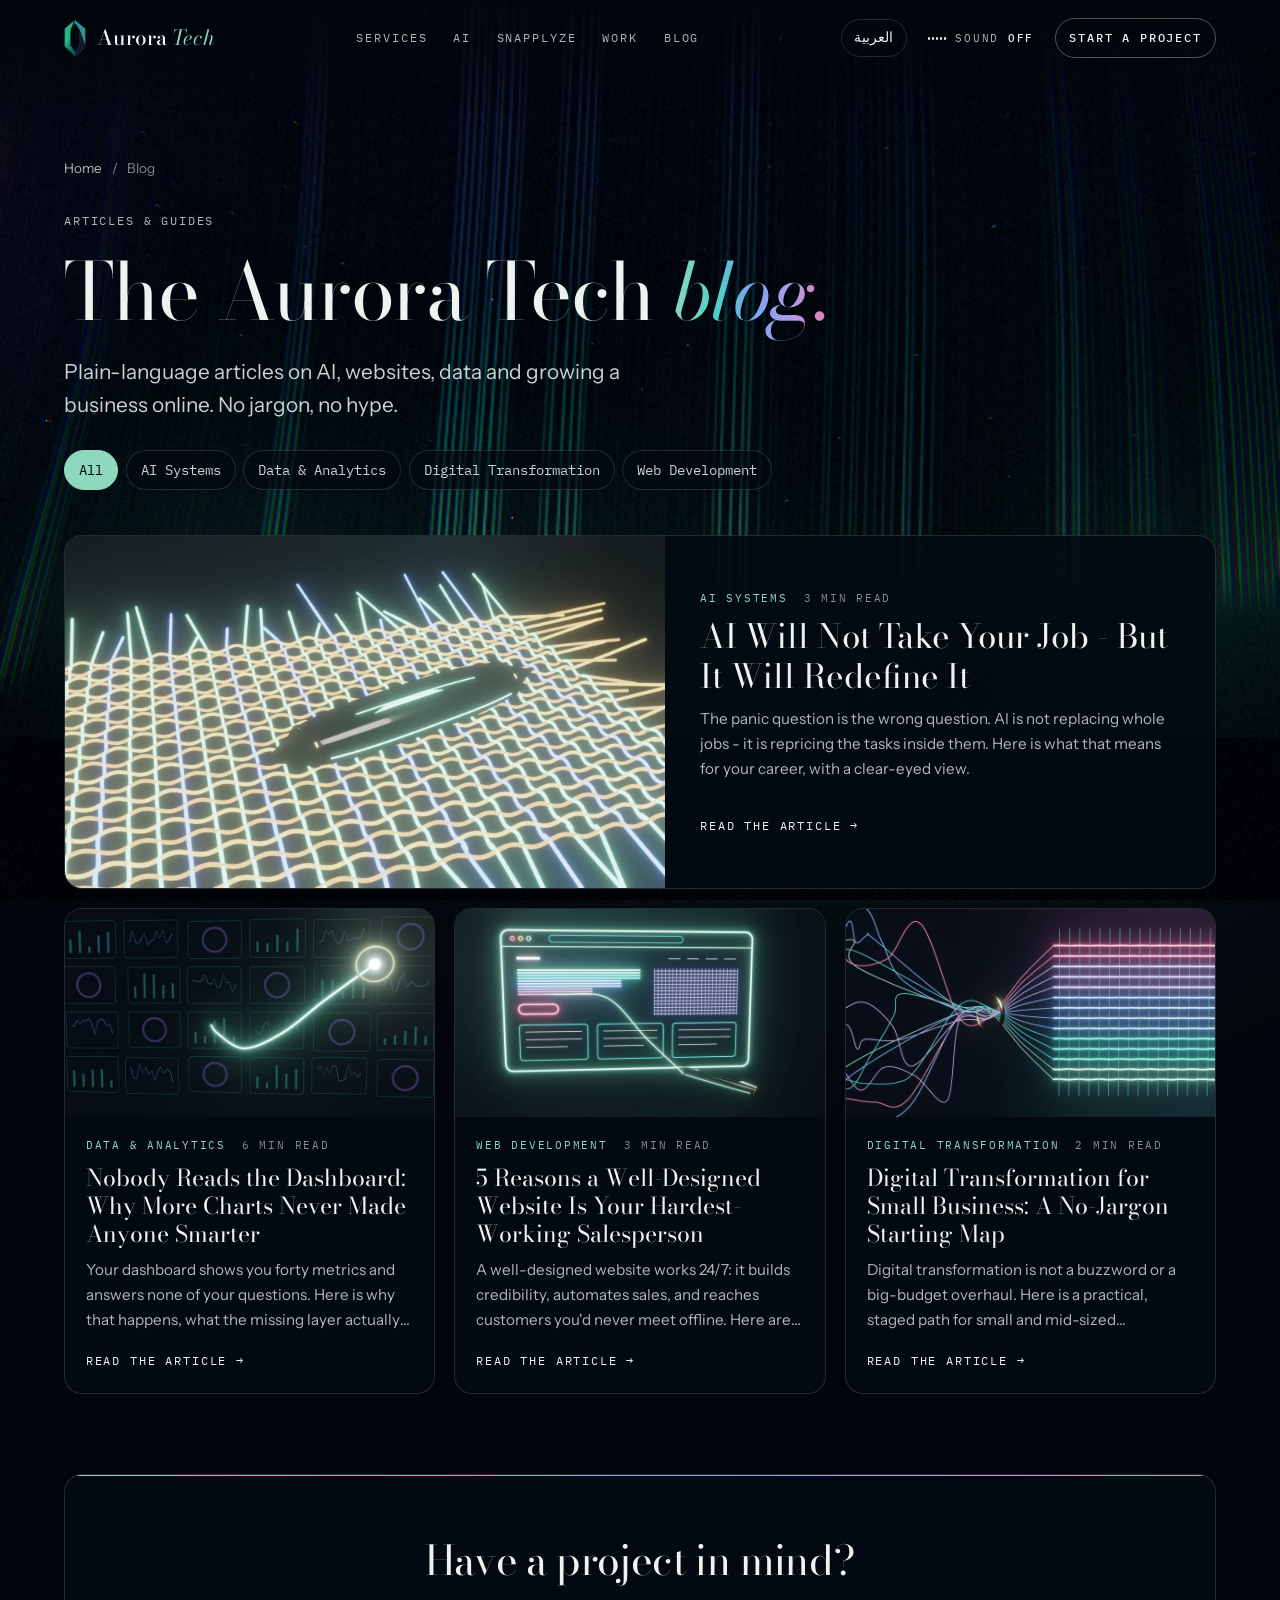
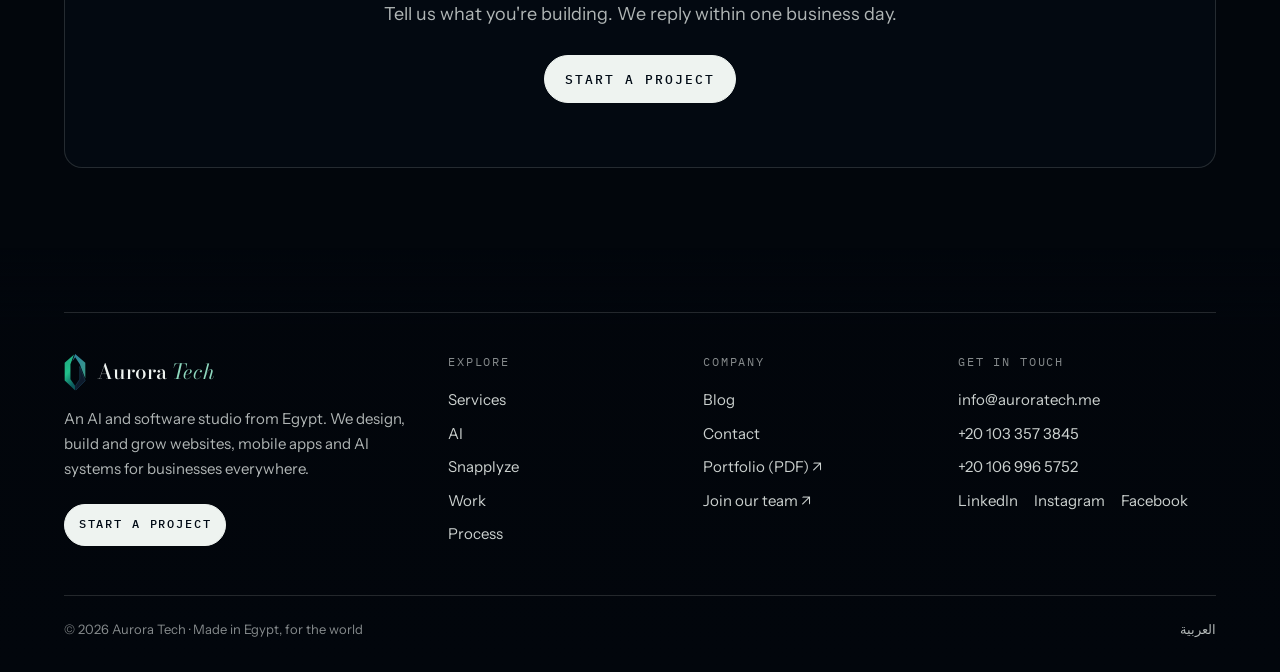
<file: blog/index.html>
<!doctype html>
<html lang="en" dir="ltr">
<head>
<meta charset="utf-8">
<meta name="robots" content="noindex, nofollow">
<meta name="viewport" content="width=device-width, initial-scale=1, viewport-fit=cover">
<title>Blog | Aurora Tech: AI, websites and growth in plain language</title>
<meta name="description" content="Plain-language articles from Aurora Tech on AI, websites, data and growing a business online. Practical, honest and free of jargon.">
<link rel="canonical" href="https://auroratech.me/blog/">
<link rel="alternate" hreflang="en" href="https://auroratech.me/blog/">
<link rel="alternate" hreflang="ar" href="https://auroratech.me/ar/blog/">
<link rel="alternate" hreflang="x-default" href="https://auroratech.me/blog/">
<meta property="og:type" content="website">
<meta property="og:site_name" content="Aurora Tech">
<meta property="og:locale" content="en_US">
<meta property="og:locale:alternate" content="ar_EG">
<meta property="og:url" content="https://auroratech.me/blog/">
<meta property="og:title" content="Blog | Aurora Tech: AI, websites and growth in plain language">
<meta property="og:description" content="Plain-language articles from Aurora Tech on AI, websites, data and growing a business online. Practical, honest and free of jargon.">
<meta property="og:image" content="https://auroratech.me/assets/brand/og-home.jpg">
<meta property="og:image:width" content="1200">
<meta property="og:image:height" content="630">
<meta property="og:image:alt" content="Aurora Tech: an AI and software studio from Egypt, shown as a curtain of aurora light">
<meta name="twitter:card" content="summary_large_image">
<meta name="twitter:title" content="Blog | Aurora Tech: AI, websites and growth in plain language">
<meta name="twitter:description" content="Plain-language articles from Aurora Tech on AI, websites, data and growing a business online. Practical, honest and free of jargon.">
<meta name="twitter:image" content="https://auroratech.me/assets/brand/og-home.jpg">
<meta name="theme-color" content="#02060c">
<meta name="color-scheme" content="dark">
<meta name="format-detection" content="telephone=no">
<link rel="icon" href="/assets/brand/mark.svg" type="image/svg+xml">
<link rel="icon" href="/assets/brand/favicon-32.png" sizes="32x32" type="image/png">
<link rel="apple-touch-icon" href="/assets/brand/apple-touch-icon.png">
<link rel="manifest" href="/site.webmanifest">
<link rel="preconnect" href="https://fonts.googleapis.com">
<link rel="preconnect" href="https://fonts.gstatic.com" crossorigin>
<link rel="stylesheet" href="https://fonts.googleapis.com/css2?family=Bodoni+Moda:ital,opsz,wght@0,6..96,400..600;1,6..96,400..500&family=IBM+Plex+Mono:wght@400;500&family=Instrument+Sans:wght@400..600&display=swap">
<link rel="stylesheet" href="/css/style.css?v=8195a390d4">
<script type="importmap">{"imports":{"three":"/vendor/three/build/three.module.min.js?v=e9e06ff93c","three/addons/":"/vendor/three/addons/","lenis":"/vendor/lenis/lenis.mjs?v=01ac502365","/js/config.js":"/js/config.js?v=851ccfc3e2","/js/core/assets.js":"/js/core/assets.js?v=22f5679162","/js/core/lights.js":"/js/core/lights.js?v=9c84926ebd","/js/core/rig.js":"/js/core/rig.js?v=6dcc579abf","/js/core/snap.js":"/js/core/snap.js?v=0f694b008c","/js/core/stage.js":"/js/core/stage.js?v=196412346c","/js/gl/glsl.js":"/js/gl/glsl.js?v=edde05e750","/js/gl/ribbon.js":"/js/gl/ribbon.js?v=51fdc7a015","/js/i18n.js":"/js/i18n.js?v=1951179c57","/js/main.js":"/js/main.js?v=4091e4dd95","/js/page.js":"/js/page.js?v=b4913de136","/js/ui/audio.js":"/js/ui/audio.js?v=6b2705814b","/js/ui/cursor.js":"/js/ui/cursor.js?v=bd9ce0bdcc","/js/ui/labels.js":"/js/ui/labels.js?v=2dcdeea97a","/js/ui/mobile.js":"/js/ui/mobile.js?v=2f272cc02f","/js/ui/ui.js":"/js/ui/ui.js?v=e183e63424","/js/world/atmosphere.js":"/js/world/atmosphere.js?v=69c98d4153","/js/world/aurora.js":"/js/world/aurora.js?v=fdb65d5bd8","/js/world/creel.js":"/js/world/creel.js?v=0f60770f22","/js/world/finale.js":"/js/world/finale.js?v=4dae094cd0","/js/world/hall.js":"/js/world/hall.js?v=8da625a9de","/js/world/icons.js":"/js/world/icons.js?v=5b359e6b51","/js/world/layout.js":"/js/world/layout.js?v=56050fd4f4","/js/world/loom.js":"/js/world/loom.js?v=1e7e85d53a","/js/world/neural.js":"/js/world/neural.js?v=03e202eed9","/js/world/origin.js":"/js/world/origin.js?v=121b172b19","/js/world/snap.js":"/js/world/snap.js?v=da026c6297"}}</script>
<link rel="modulepreload" href="/js/page.js?v=b4913de136">
<link rel="modulepreload" href="/vendor/three/build/three.module.min.js?v=e9e06ff93c">
<link rel="modulepreload" href="/vendor/three/build/three.core.min.js">
<script type="application/ld+json">{"@context":"https://schema.org","@graph":[{"@type":"Organization","@id":"https://auroratech.me/#org","name":"Aurora Tech","alternateName":"أورورا تك","url":"https://auroratech.me/","logo":"https://auroratech.me/assets/brand/icon-512.png","email":"info@auroratech.me","telephone":["+201033573845","+201069965752"],"address":{"@type":"PostalAddress","addressCountry":"EG"},"areaServed":"Worldwide","sameAs":["https://www.linkedin.com/company/aurora-software-tech/","https://www.instagram.com/auroratech.me/","https://www.facebook.com/profile.php?id=61551227603812"]},{"@type":"Blog","@id":"https://auroratech.me/blog/","name":"Blog","inLanguage":"en","publisher":{"@id":"https://auroratech.me/#org"},"blogPost":[{"@type":"BlogPosting","headline":"AI Will Not Take Your Job - But It Will Redefine It","url":"https://auroratech.me/blog/ai-will-not-take-your-job/","datePublished":"2026-10-14"},{"@type":"BlogPosting","headline":"Nobody Reads the Dashboard: Why More Charts Never Made Anyone Smarter","url":"https://auroratech.me/blog/nobody-reads-the-dashboard/","datePublished":"2026-10-14"},{"@type":"BlogPosting","headline":"5 Reasons a Well-Designed Website Is Your Hardest-Working Salesperson","url":"https://auroratech.me/blog/benefits-of-a-well-designed-website/","datePublished":"2026-10-14"},{"@type":"BlogPosting","headline":"Digital Transformation for Small Business: A No-Jargon Starting Map","url":"https://auroratech.me/blog/digital-transformation-for-smbs/","datePublished":"2026-10-14"}]},{"@type":"BreadcrumbList","itemListElement":[{"@type":"ListItem","position":1,"name":"Home","item":"https://auroratech.me/"},{"@type":"ListItem","position":2,"name":"Blog","item":"https://auroratech.me/blog/"}]}]}</script>
</head>
<body class="page-sub page-blog">
<a class="skip" href="#main">Skip to content</a>
<canvas id="gl" aria-hidden="true"></canvas>
<div class="scrim" aria-hidden="true"><i class="scrim__s"></i><i class="scrim__e"></i><i class="scrim__b"></i></div>
<div id="labels" class="labels" aria-hidden="true"></div>
<header class="nav" id="nav">
  <a href="/" class="nav__brand" aria-label="Aurora Tech home">
    <img src="/assets/brand/mark.svg" alt="" width="22" height="38">
    <span class="nav__word" lang="en">Aurora<em>Tech</em></span>
  </a>
  <nav class="nav__links" aria-label="Main">
    <a href="/#services" data-chapter-link="services">Services</a>
    <a href="/#ai" data-chapter-link="ai">AI</a>
    <a href="/#snapplyze" data-chapter-link="snapplyze" lang="en">Snapplyze</a>
    <a href="/#work" data-chapter-link="work">Work</a>
    <a href="/blog/" data-chapter-link="journal">Blog</a>
  </nav>
  <div class="nav__right">
    <a class="nav__lang" href="/ar/blog/" hreflang="ar" lang="ar">العربية</a>
    <button class="sound" id="sound-toggle" type="button" aria-pressed="false" aria-label="Turn sound on or off" data-on="on" data-off="off">
      <span class="sound__bars" aria-hidden="true"><i></i><i></i><i></i><i></i><i></i></span>
      <span class="sound__label">Sound <b>off</b></span>
    </button>
    <a href="/contact/" class="btn btn--pill nav__cta"><span>Start a project</span></a>
    <button class="menu-btn" id="menu-btn" type="button" aria-expanded="false" aria-controls="menu" aria-label="Open menu"><i></i><i></i></button>
  </div>
</header>

<div class="menu" id="menu" aria-hidden="true">
  <div class="menu__inner">
    <ol class="menu__list">
      <li><a href="/#hero"><span class="mono">00</span>Intro</a></li>
      <li><a href="/#origin"><span class="mono">01</span>Our story</a></li>
      <li><a href="/#services"><span class="mono">02</span>Services</a></li>
      <li><a href="/#ai"><span class="mono">03</span>AI</a></li>
      <li><a href="/#snapplyze"><span class="mono">04</span><span lang="en">Snapplyze</span></a></li>
      <li><a href="/#work"><span class="mono">05</span>Our work</a></li>
      <li><a href="/#process"><span class="mono">06</span>How we work</a></li>
      <li><a href="/blog/"><span class="mono">07</span>Blog</a></li>
      <li><a href="/contact/"><span class="mono">08</span>Contact</a></li>
    </ol>
    <div class="menu__aside">
      <a class="btn btn--light" href="/contact/"><span>Start a project</span></a>
      <a href="mailto:info@auroratech.me" class="mono">info@auroratech.me</a>
      <a href="tel:+201033573845" class="mono" dir="ltr">+20 103 357 3845</a>
      <a href="https://wa.me/201033573845" class="mono" target="_blank" rel="noopener">WhatsApp ↗</a>
      <a href="/ar/blog/" hreflang="ar" lang="ar" class="menu__lang">العربية</a>
    </div>
  </div>
</div>

<main id="main">
<section class="subhero subhero--blog">
  <div class="wrap">
    <nav class="crumbs" aria-label="Breadcrumb"><a href="/">Home</a><span aria-hidden="true">/</span><span aria-current="page">Blog</span></nav>
    <p class="kicker">Articles &amp; guides</p>
    <h1 class="h1">The Aurora Tech <em>blog.</em></h1>
    <p class="lede">Plain-language articles on AI, websites, data and growing a business online. No jargon, no hype.</p>
    <ul class="chips chips--filter" aria-label="Filter by topic"><li><button type="button" class="chip is-on" data-filter="*">All</button></li><li><button type="button" class="chip" data-filter="AI Systems">AI Systems</button></li><li><button type="button" class="chip" data-filter="Data &amp; Analytics">Data &amp; Analytics</button></li><li><button type="button" class="chip" data-filter="Digital Transformation">Digital Transformation</button></li><li><button type="button" class="chip" data-filter="Web Development">Web Development</button></li></ul>
  </div>
</section>
<section class="wrap blog-grid" aria-label="Blog">
<article class="post-card post-card--big">
  <a class="post-card__link" href="/blog/ai-will-not-take-your-job/" aria-label="AI Will Not Take Your Job - But It Will Redefine It">
    <figure class="post-card__img"><img src="/assets/blog/ai-will-not-take-your-job.webp" alt="" width="1600" height="900" loading="lazy" decoding="async"></figure>
    <div class="post-card__body">
      <p class="post-card__meta mono"><span>AI Systems</span><span>3 min read</span></p>
      <h3 class="post-card__title">AI Will Not Take Your Job - But It Will Redefine It</h3>
      <p class="post-card__desc">The panic question is the wrong question. AI is not replacing whole jobs - it is repricing the tasks inside them. Here is what that means for your career, with a clear-eyed view.</p>
      <span class="post-card__more mono">Read the article <i aria-hidden="true">→</i></span>
    </div>
  </a>
</article>
<article class="post-card">
  <a class="post-card__link" href="/blog/nobody-reads-the-dashboard/" aria-label="Nobody Reads the Dashboard: Why More Charts Never Made Anyone Smarter">
    <figure class="post-card__img"><img src="/assets/blog/nobody-reads-the-dashboard.webp" alt="" width="1600" height="900" loading="lazy" decoding="async"></figure>
    <div class="post-card__body">
      <p class="post-card__meta mono"><span>Data &amp; Analytics</span><span>6 min read</span></p>
      <h3 class="post-card__title">Nobody Reads the Dashboard: Why More Charts Never Made Anyone Smarter</h3>
      <p class="post-card__desc">Your dashboard shows you forty metrics and answers none of your questions. Here is why that happens, what the missing layer actually is, and how to get it without hiring an analyst.</p>
      <span class="post-card__more mono">Read the article <i aria-hidden="true">→</i></span>
    </div>
  </a>
</article>
<article class="post-card">
  <a class="post-card__link" href="/blog/benefits-of-a-well-designed-website/" aria-label="5 Reasons a Well-Designed Website Is Your Hardest-Working Salesperson">
    <figure class="post-card__img"><img src="/assets/blog/benefits-of-a-well-designed-website.webp" alt="" width="1600" height="900" loading="lazy" decoding="async"></figure>
    <div class="post-card__body">
      <p class="post-card__meta mono"><span>Web Development</span><span>3 min read</span></p>
      <h3 class="post-card__title">5 Reasons a Well-Designed Website Is Your Hardest-Working Salesperson</h3>
      <p class="post-card__desc">A well-designed website works 24/7: it builds credibility, automates sales, and reaches customers you&#x27;d never meet offline. Here are the five benefits that actually move revenue.</p>
      <span class="post-card__more mono">Read the article <i aria-hidden="true">→</i></span>
    </div>
  </a>
</article>
<article class="post-card">
  <a class="post-card__link" href="/blog/digital-transformation-for-smbs/" aria-label="Digital Transformation for Small Business: A No-Jargon Starting Map">
    <figure class="post-card__img"><img src="/assets/blog/digital-transformation-for-smbs.webp" alt="" width="1600" height="900" loading="lazy" decoding="async"></figure>
    <div class="post-card__body">
      <p class="post-card__meta mono"><span>Digital Transformation</span><span>2 min read</span></p>
      <h3 class="post-card__title">Digital Transformation for Small Business: A No-Jargon Starting Map</h3>
      <p class="post-card__desc">Digital transformation is not a buzzword or a big-budget overhaul. Here is a practical, staged path for small and mid-sized businesses to automate, connect and grow.</p>
      <span class="post-card__more mono">Read the article <i aria-hidden="true">→</i></span>
    </div>
  </a>
</article>
</section>
<section class="wrap blog-cta">
  <div class="blog-cta__card">
    <h2 class="h2">Have a project in mind?</h2>
    <p>Tell us what you're building. We reply within one business day.</p>
    <a class="btn btn--light" href="/contact/"><span>Start a project</span></a>
  </div>
</section>

</main>
<footer class="site-footer">
  <div class="site-footer__grid">
    <div class="site-footer__brand">
      <a href="/" class="nav__brand" aria-label="Aurora Tech home">
        <img src="/assets/brand/mark.svg" alt="" width="22" height="38" loading="lazy">
        <span class="nav__word" lang="en">Aurora<em>Tech</em></span>
      </a>
      <p>An AI and software studio from Egypt. We design, build and grow websites, mobile apps and AI systems for businesses everywhere.</p>
      <a class="btn btn--light btn--sm" href="/contact/"><span>Start a project</span></a>
    </div>
    <nav aria-labelledby="f-explore">
      <h2 id="f-explore" class="site-footer__h">Explore</h2>
      <ul>
        <li><a href="/#services">Services</a></li>
        <li><a href="/#ai">AI</a></li>
        <li><a href="/#snapplyze" lang="en">Snapplyze</a></li>
        <li><a href="/#work">Work</a></li>
        <li><a href="/#process">Process</a></li>
      </ul>
    </nav>
    <nav aria-labelledby="f-company">
      <h2 id="f-company" class="site-footer__h">Company</h2>
      <ul>
        <li><a href="/blog/">Blog</a></li>
        <li><a href="/contact/">Contact</a></li>
        <li><a href="/assets/docs/Aurora-Tech-Portfolio.pdf" target="_blank" rel="noopener">Portfolio (PDF) ↗</a></li>
        <li><a href="https://forms.gle/auo2Fq7QRErQFGbt9" target="_blank" rel="noopener">Join our team ↗</a></li>
      </ul>
    </nav>
    <div>
      <h2 class="site-footer__h">Get in touch</h2>
      <ul>
        <li><a href="mailto:info@auroratech.me">info@auroratech.me</a></li>
        <li><a href="tel:+201033573845" dir="ltr">+20 103 357 3845</a></li>
        <li><a href="tel:+201069965752" dir="ltr">+20 106 996 5752</a></li>
        <li class="site-footer__social">
          <a href="https://www.linkedin.com/company/aurora-software-tech/" target="_blank" rel="noopener">LinkedIn</a>
          <a href="https://www.instagram.com/auroratech.me/" target="_blank" rel="noopener">Instagram</a>
          <a href="https://www.facebook.com/profile.php?id=61551227603812" target="_blank" rel="noopener">Facebook</a>
        </li>
      </ul>
    </div>
  </div>
  <div class="site-footer__base">
    <span>© 2026 Aurora Tech · Made in Egypt, for the world</span>
    <a href="/ar/blog/" hreflang="ar" lang="ar">العربية</a>
  </div>
</footer>

<canvas id="cursor-thread" aria-hidden="true"></canvas>
<script type="module" src="/js/page.js?v=b4913de136"></script>
</body>
</html>
</file>
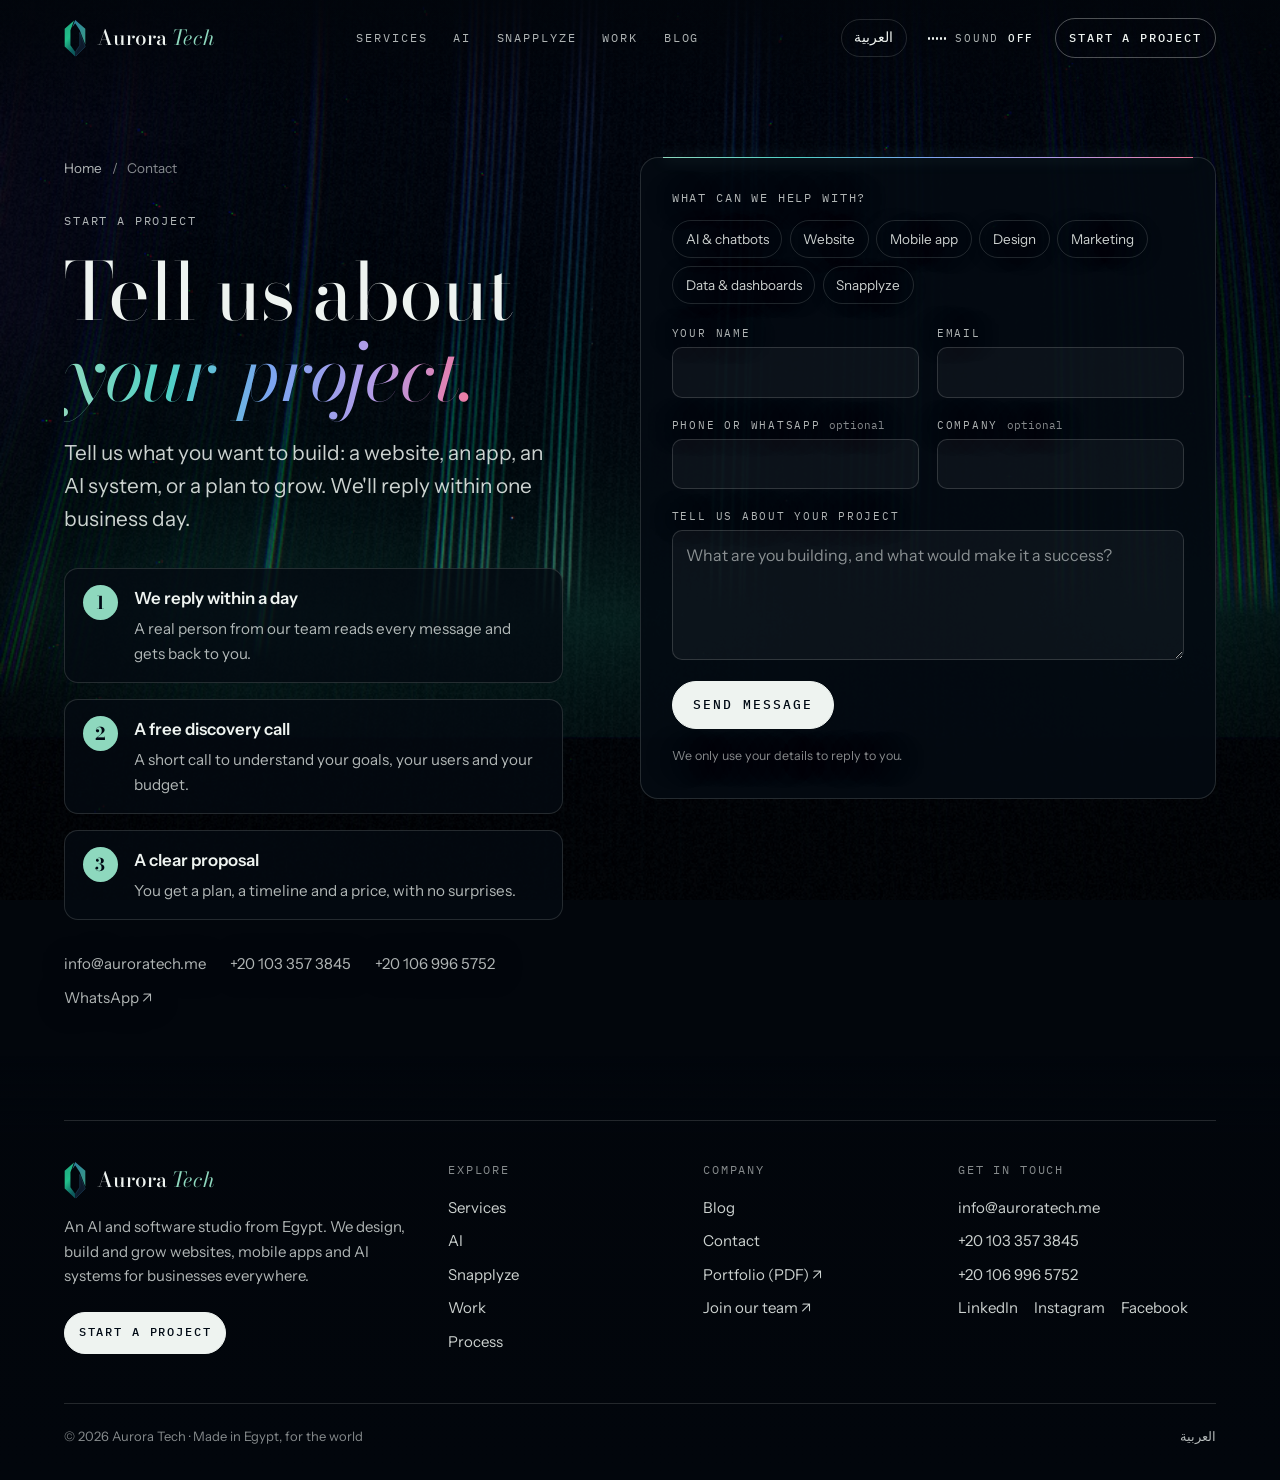
<file: contact/index.html>
<!doctype html>
<html lang="en" dir="ltr">
<head>
<meta charset="utf-8">
<meta name="robots" content="noindex, nofollow">
<meta name="viewport" content="width=device-width, initial-scale=1, viewport-fit=cover">
<title>Contact Aurora Tech | Start your website, app or AI project</title>
<meta name="description" content="Tell us about your project. Aurora Tech builds websites, mobile apps, AI chatbots and agents, and runs digital marketing. We reply within one business day.">
<link rel="canonical" href="https://auroratech.me/contact/">
<link rel="alternate" hreflang="en" href="https://auroratech.me/contact/">
<link rel="alternate" hreflang="ar" href="https://auroratech.me/ar/contact/">
<link rel="alternate" hreflang="x-default" href="https://auroratech.me/contact/">
<meta property="og:type" content="website">
<meta property="og:site_name" content="Aurora Tech">
<meta property="og:locale" content="en_US">
<meta property="og:locale:alternate" content="ar_EG">
<meta property="og:url" content="https://auroratech.me/contact/">
<meta property="og:title" content="Contact Aurora Tech | Start your website, app or AI project">
<meta property="og:description" content="Tell us about your project. Aurora Tech builds websites, mobile apps, AI chatbots and agents, and runs digital marketing. We reply within one business day.">
<meta property="og:image" content="https://auroratech.me/assets/brand/og-home.jpg">
<meta property="og:image:width" content="1200">
<meta property="og:image:height" content="630">
<meta property="og:image:alt" content="Aurora Tech: an AI and software studio from Egypt, shown as a curtain of aurora light">
<meta name="twitter:card" content="summary_large_image">
<meta name="twitter:title" content="Contact Aurora Tech | Start your website, app or AI project">
<meta name="twitter:description" content="Tell us about your project. Aurora Tech builds websites, mobile apps, AI chatbots and agents, and runs digital marketing. We reply within one business day.">
<meta name="twitter:image" content="https://auroratech.me/assets/brand/og-home.jpg">
<meta name="theme-color" content="#02060c">
<meta name="color-scheme" content="dark">
<meta name="format-detection" content="telephone=no">
<link rel="icon" href="/assets/brand/mark.svg" type="image/svg+xml">
<link rel="icon" href="/assets/brand/favicon-32.png" sizes="32x32" type="image/png">
<link rel="apple-touch-icon" href="/assets/brand/apple-touch-icon.png">
<link rel="manifest" href="/site.webmanifest">
<link rel="preconnect" href="https://fonts.googleapis.com">
<link rel="preconnect" href="https://fonts.gstatic.com" crossorigin>
<link rel="stylesheet" href="https://fonts.googleapis.com/css2?family=Bodoni+Moda:ital,opsz,wght@0,6..96,400..600;1,6..96,400..500&family=IBM+Plex+Mono:wght@400;500&family=Instrument+Sans:wght@400..600&display=swap">
<link rel="stylesheet" href="/css/style.css?v=8195a390d4">
<script type="importmap">{"imports":{"three":"/vendor/three/build/three.module.min.js?v=e9e06ff93c","three/addons/":"/vendor/three/addons/","lenis":"/vendor/lenis/lenis.mjs?v=01ac502365","/js/config.js":"/js/config.js?v=851ccfc3e2","/js/core/assets.js":"/js/core/assets.js?v=22f5679162","/js/core/lights.js":"/js/core/lights.js?v=9c84926ebd","/js/core/rig.js":"/js/core/rig.js?v=6dcc579abf","/js/core/snap.js":"/js/core/snap.js?v=0f694b008c","/js/core/stage.js":"/js/core/stage.js?v=196412346c","/js/gl/glsl.js":"/js/gl/glsl.js?v=edde05e750","/js/gl/ribbon.js":"/js/gl/ribbon.js?v=51fdc7a015","/js/i18n.js":"/js/i18n.js?v=1951179c57","/js/main.js":"/js/main.js?v=4091e4dd95","/js/page.js":"/js/page.js?v=b4913de136","/js/ui/audio.js":"/js/ui/audio.js?v=6b2705814b","/js/ui/cursor.js":"/js/ui/cursor.js?v=bd9ce0bdcc","/js/ui/labels.js":"/js/ui/labels.js?v=2dcdeea97a","/js/ui/mobile.js":"/js/ui/mobile.js?v=2f272cc02f","/js/ui/ui.js":"/js/ui/ui.js?v=e183e63424","/js/world/atmosphere.js":"/js/world/atmosphere.js?v=69c98d4153","/js/world/aurora.js":"/js/world/aurora.js?v=fdb65d5bd8","/js/world/creel.js":"/js/world/creel.js?v=0f60770f22","/js/world/finale.js":"/js/world/finale.js?v=4dae094cd0","/js/world/hall.js":"/js/world/hall.js?v=8da625a9de","/js/world/icons.js":"/js/world/icons.js?v=5b359e6b51","/js/world/layout.js":"/js/world/layout.js?v=56050fd4f4","/js/world/loom.js":"/js/world/loom.js?v=1e7e85d53a","/js/world/neural.js":"/js/world/neural.js?v=03e202eed9","/js/world/origin.js":"/js/world/origin.js?v=121b172b19","/js/world/snap.js":"/js/world/snap.js?v=da026c6297"}}</script>
<link rel="modulepreload" href="/js/page.js?v=b4913de136">
<link rel="modulepreload" href="/vendor/three/build/three.module.min.js?v=e9e06ff93c">
<link rel="modulepreload" href="/vendor/three/build/three.core.min.js">
<script type="application/ld+json">{"@context":"https://schema.org","@graph":[{"@type":"Organization","@id":"https://auroratech.me/#org","name":"Aurora Tech","alternateName":"أورورا تك","url":"https://auroratech.me/","logo":"https://auroratech.me/assets/brand/icon-512.png","email":"info@auroratech.me","telephone":["+201033573845","+201069965752"],"address":{"@type":"PostalAddress","addressCountry":"EG"},"areaServed":"Worldwide","sameAs":["https://www.linkedin.com/company/aurora-software-tech/","https://www.instagram.com/auroratech.me/","https://www.facebook.com/profile.php?id=61551227603812"]},{"@type":"BreadcrumbList","itemListElement":[{"@type":"ListItem","position":1,"name":"Home","item":"https://auroratech.me/"},{"@type":"ListItem","position":2,"name":"Contact Aurora Tech","item":"https://auroratech.me/contact/"}]}]}</script>
</head>
<body class="page-sub page-contact">
<a class="skip" href="#main">Skip to content</a>
<canvas id="gl" aria-hidden="true"></canvas>
<div class="scrim" aria-hidden="true"><i class="scrim__s"></i><i class="scrim__e"></i><i class="scrim__b"></i></div>
<div id="labels" class="labels" aria-hidden="true"></div>
<header class="nav" id="nav">
  <a href="/" class="nav__brand" aria-label="Aurora Tech home">
    <img src="/assets/brand/mark.svg" alt="" width="22" height="38">
    <span class="nav__word" lang="en">Aurora<em>Tech</em></span>
  </a>
  <nav class="nav__links" aria-label="Main">
    <a href="/#services" data-chapter-link="services">Services</a>
    <a href="/#ai" data-chapter-link="ai">AI</a>
    <a href="/#snapplyze" data-chapter-link="snapplyze" lang="en">Snapplyze</a>
    <a href="/#work" data-chapter-link="work">Work</a>
    <a href="/blog/" data-chapter-link="journal">Blog</a>
  </nav>
  <div class="nav__right">
    <a class="nav__lang" href="/ar/contact/" hreflang="ar" lang="ar">العربية</a>
    <button class="sound" id="sound-toggle" type="button" aria-pressed="false" aria-label="Turn sound on or off" data-on="on" data-off="off">
      <span class="sound__bars" aria-hidden="true"><i></i><i></i><i></i><i></i><i></i></span>
      <span class="sound__label">Sound <b>off</b></span>
    </button>
    <a href="/contact/" class="btn btn--pill nav__cta"><span>Start a project</span></a>
    <button class="menu-btn" id="menu-btn" type="button" aria-expanded="false" aria-controls="menu" aria-label="Open menu"><i></i><i></i></button>
  </div>
</header>

<div class="menu" id="menu" aria-hidden="true">
  <div class="menu__inner">
    <ol class="menu__list">
      <li><a href="/#hero"><span class="mono">00</span>Intro</a></li>
      <li><a href="/#origin"><span class="mono">01</span>Our story</a></li>
      <li><a href="/#services"><span class="mono">02</span>Services</a></li>
      <li><a href="/#ai"><span class="mono">03</span>AI</a></li>
      <li><a href="/#snapplyze"><span class="mono">04</span><span lang="en">Snapplyze</span></a></li>
      <li><a href="/#work"><span class="mono">05</span>Our work</a></li>
      <li><a href="/#process"><span class="mono">06</span>How we work</a></li>
      <li><a href="/blog/"><span class="mono">07</span>Blog</a></li>
      <li><a href="/contact/"><span class="mono">08</span>Contact</a></li>
    </ol>
    <div class="menu__aside">
      <a class="btn btn--light" href="/contact/"><span>Start a project</span></a>
      <a href="mailto:info@auroratech.me" class="mono">info@auroratech.me</a>
      <a href="tel:+201033573845" class="mono" dir="ltr">+20 103 357 3845</a>
      <a href="https://wa.me/201033573845" class="mono" target="_blank" rel="noopener">WhatsApp ↗</a>
      <a href="/ar/contact/" hreflang="ar" lang="ar" class="menu__lang">العربية</a>
    </div>
  </div>
</div>

<main id="main">
<section class="subhero subhero--contact">
  <div class="wrap contact-page">
    <div class="contact-page__intro">
      <nav class="crumbs" aria-label="Breadcrumb"><a href="/">Home</a><span aria-hidden="true">/</span><span aria-current="page">Contact</span></nav>
      <p class="kicker">Start a project</p>
      <h1 class="h1">Tell us about <em>your project.</em></h1>
      <p class="lede">Tell us what you want to build: a website, an app, an AI system, or a plan to grow. We'll reply within one business day.</p>
      <ol class="next-steps">
        <li><b>1</b><div><h2>We reply within a day</h2><p>A real person from our team reads every message and gets back to you.</p></div></li>
        <li><b>2</b><div><h2>A free discovery call</h2><p>A short call to understand your goals, your users and your budget.</p></div></li>
        <li><b>3</b><div><h2>A clear proposal</h2><p>You get a plan, a timeline and a price, with no surprises.</p></div></li>
      </ol>
      <ul class="contact__list contact__list--page">
        <li><a href="mailto:info@auroratech.me">info@auroratech.me</a></li>
        <li><a href="tel:+201033573845" dir="ltr">+20 103 357 3845</a></li>
        <li><a href="tel:+201069965752" dir="ltr">+20 106 996 5752</a></li>
        <li><a href="https://wa.me/201033573845" target="_blank" rel="noopener">WhatsApp ↗</a></li>
      </ul>
    </div>
    <form class="form" id="contact-form" novalidate>
  <fieldset class="form__needs">
    <legend>What can we help with?</legend>
    <label><input type="checkbox" name="need" value="AI & chatbots" data-key="ai"><span>AI & chatbots</span></label>
    <label><input type="checkbox" name="need" value="Website" data-key="web"><span>Website</span></label>
    <label><input type="checkbox" name="need" value="Mobile app" data-key="mobile"><span>Mobile app</span></label>
    <label><input type="checkbox" name="need" value="Design" data-key="design"><span>Design</span></label>
    <label><input type="checkbox" name="need" value="Digital marketing" data-key="marketing"><span>Marketing</span></label>
    <label><input type="checkbox" name="need" value="Data & dashboards" data-key="data"><span>Data & dashboards</span></label>
    <label><input type="checkbox" name="need" value="Snapplyze" data-key="snapplyze"><span lang="en">Snapplyze</span></label>
  </fieldset>
  <div class="form__row">
    <label class="field"><span>Your name</span><input name="name" required minlength="2" maxlength="60" autocomplete="name"></label>
    <label class="field"><span>Email</span><input name="email" type="email" required autocomplete="email" dir="ltr"></label>
  </div>
  <div class="form__row">
    <label class="field"><span>Phone or WhatsApp <i>optional</i></span><input name="phone" type="tel" autocomplete="tel" dir="ltr"></label>
    <label class="field"><span>Company <i>optional</i></span><input name="company" maxlength="80" autocomplete="organization"></label>
  </div>
  <!-- left empty by people (it is hidden); bots fill every field -->
  <label class="form__hp" aria-hidden="true">Website<input name="website" tabindex="-1" autocomplete="off"></label>
  <label class="field"><span>Tell us about your project</span><textarea name="message" rows="4" required minlength="10" maxlength="3000" placeholder="What are you building, and what would make it a success?"></textarea></label>
  <div class="form__foot">
    <button class="btn btn--light" type="submit"><span>Send message</span></button>
    <p class="form__status" id="form-status" role="status" aria-live="polite"></p>
  </div>
  <p class="form__privacy">We only use your details to reply to you.</p>
</form>

  </div>
</section>

</main>
<footer class="site-footer">
  <div class="site-footer__grid">
    <div class="site-footer__brand">
      <a href="/" class="nav__brand" aria-label="Aurora Tech home">
        <img src="/assets/brand/mark.svg" alt="" width="22" height="38" loading="lazy">
        <span class="nav__word" lang="en">Aurora<em>Tech</em></span>
      </a>
      <p>An AI and software studio from Egypt. We design, build and grow websites, mobile apps and AI systems for businesses everywhere.</p>
      <a class="btn btn--light btn--sm" href="/contact/"><span>Start a project</span></a>
    </div>
    <nav aria-labelledby="f-explore">
      <h2 id="f-explore" class="site-footer__h">Explore</h2>
      <ul>
        <li><a href="/#services">Services</a></li>
        <li><a href="/#ai">AI</a></li>
        <li><a href="/#snapplyze" lang="en">Snapplyze</a></li>
        <li><a href="/#work">Work</a></li>
        <li><a href="/#process">Process</a></li>
      </ul>
    </nav>
    <nav aria-labelledby="f-company">
      <h2 id="f-company" class="site-footer__h">Company</h2>
      <ul>
        <li><a href="/blog/">Blog</a></li>
        <li><a href="/contact/">Contact</a></li>
        <li><a href="/assets/docs/Aurora-Tech-Portfolio.pdf" target="_blank" rel="noopener">Portfolio (PDF) ↗</a></li>
        <li><a href="https://forms.gle/auo2Fq7QRErQFGbt9" target="_blank" rel="noopener">Join our team ↗</a></li>
      </ul>
    </nav>
    <div>
      <h2 class="site-footer__h">Get in touch</h2>
      <ul>
        <li><a href="mailto:info@auroratech.me">info@auroratech.me</a></li>
        <li><a href="tel:+201033573845" dir="ltr">+20 103 357 3845</a></li>
        <li><a href="tel:+201069965752" dir="ltr">+20 106 996 5752</a></li>
        <li class="site-footer__social">
          <a href="https://www.linkedin.com/company/aurora-software-tech/" target="_blank" rel="noopener">LinkedIn</a>
          <a href="https://www.instagram.com/auroratech.me/" target="_blank" rel="noopener">Instagram</a>
          <a href="https://www.facebook.com/profile.php?id=61551227603812" target="_blank" rel="noopener">Facebook</a>
        </li>
      </ul>
    </div>
  </div>
  <div class="site-footer__base">
    <span>© 2026 Aurora Tech · Made in Egypt, for the world</span>
    <a href="/ar/contact/" hreflang="ar" lang="ar">العربية</a>
  </div>
</footer>

<canvas id="cursor-thread" aria-hidden="true"></canvas>
<script type="module" src="/js/page.js?v=b4913de136"></script>
</body>
</html>
</file>
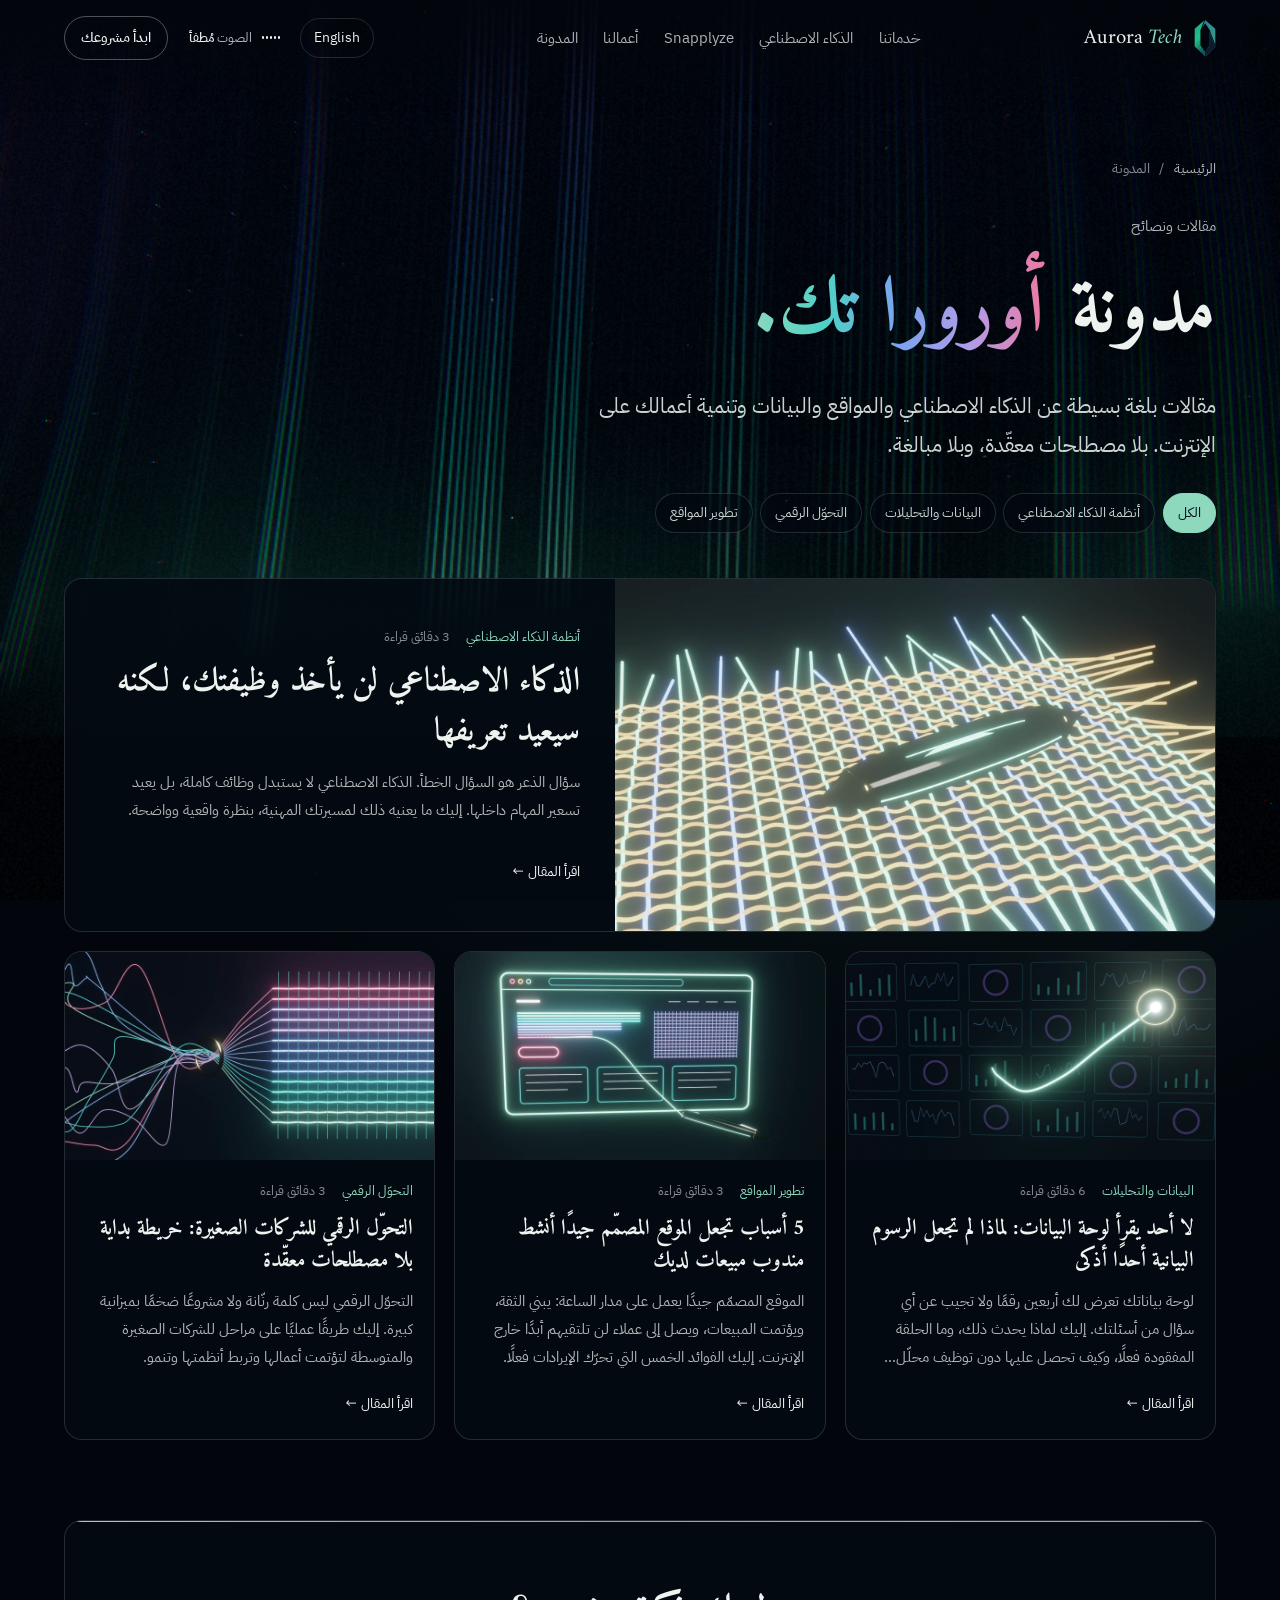
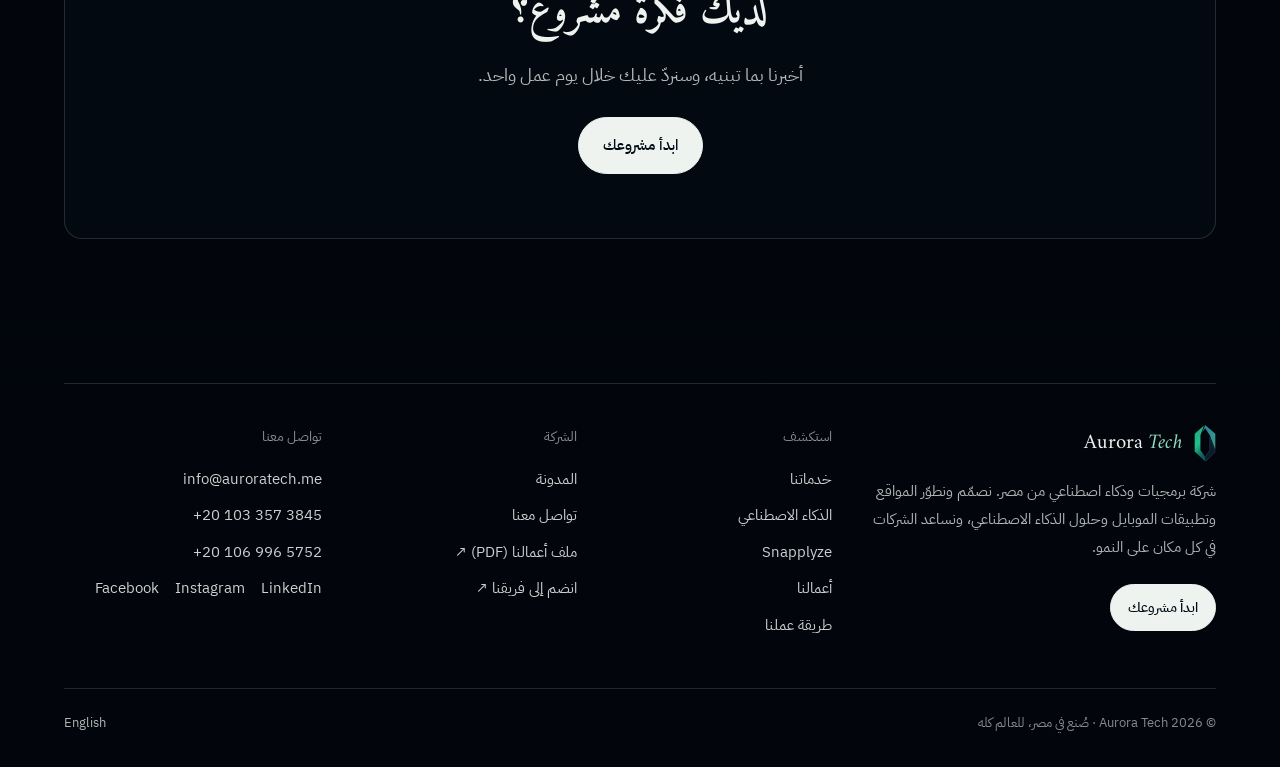
<file: ar/blog/index.html>
<!doctype html>
<html lang="ar" dir="rtl">
<head>
<meta charset="utf-8">
<meta name="robots" content="noindex, nofollow">
<meta name="viewport" content="width=device-width, initial-scale=1, viewport-fit=cover">
<title>المدونة | أورورا تك: الذكاء الاصطناعي والمواقع والنمو بلغة بسيطة</title>
<meta name="description" content="مقالات من أورورا تك بلغة بسيطة عن الذكاء الاصطناعي والمواقع والبيانات وتنمية أعمالك على الإنترنت. نصائح عملية وصريحة، بلا مصطلحات معقدة.">
<link rel="canonical" href="https://auroratech.me/ar/blog/">
<link rel="alternate" hreflang="en" href="https://auroratech.me/blog/">
<link rel="alternate" hreflang="ar" href="https://auroratech.me/ar/blog/">
<link rel="alternate" hreflang="x-default" href="https://auroratech.me/blog/">
<meta property="og:type" content="website">
<meta property="og:site_name" content="Aurora Tech">
<meta property="og:locale" content="ar_EG">
<meta property="og:locale:alternate" content="en_US">
<meta property="og:url" content="https://auroratech.me/ar/blog/">
<meta property="og:title" content="المدونة | أورورا تك: الذكاء الاصطناعي والمواقع والنمو بلغة بسيطة">
<meta property="og:description" content="مقالات من أورورا تك بلغة بسيطة عن الذكاء الاصطناعي والمواقع والبيانات وتنمية أعمالك على الإنترنت. نصائح عملية وصريحة، بلا مصطلحات معقدة.">
<meta property="og:image" content="https://auroratech.me/assets/brand/og-home.jpg">
<meta property="og:image:width" content="1200">
<meta property="og:image:height" content="630">
<meta property="og:image:alt" content="أورورا تك: شركة برمجيات وذكاء اصطناعي من مصر">
<meta name="twitter:card" content="summary_large_image">
<meta name="twitter:title" content="المدونة | أورورا تك: الذكاء الاصطناعي والمواقع والنمو بلغة بسيطة">
<meta name="twitter:description" content="مقالات من أورورا تك بلغة بسيطة عن الذكاء الاصطناعي والمواقع والبيانات وتنمية أعمالك على الإنترنت. نصائح عملية وصريحة، بلا مصطلحات معقدة.">
<meta name="twitter:image" content="https://auroratech.me/assets/brand/og-home.jpg">
<meta name="theme-color" content="#02060c">
<meta name="color-scheme" content="dark">
<meta name="format-detection" content="telephone=no">
<link rel="icon" href="/assets/brand/mark.svg" type="image/svg+xml">
<link rel="icon" href="/assets/brand/favicon-32.png" sizes="32x32" type="image/png">
<link rel="apple-touch-icon" href="/assets/brand/apple-touch-icon.png">
<link rel="manifest" href="/site.webmanifest">
<link rel="preconnect" href="https://fonts.googleapis.com">
<link rel="preconnect" href="https://fonts.gstatic.com" crossorigin>
<link rel="stylesheet" href="https://fonts.googleapis.com/css2?family=Amiri:ital,wght@0,400;0,700;1,400&family=IBM+Plex+Mono:wght@400;500&family=IBM+Plex+Sans+Arabic:wght@400;500;600;700&display=swap">
<link rel="stylesheet" href="/css/style.css?v=8195a390d4">
<script type="importmap">{"imports":{"three":"/vendor/three/build/three.module.min.js?v=e9e06ff93c","three/addons/":"/vendor/three/addons/","lenis":"/vendor/lenis/lenis.mjs?v=01ac502365","/js/config.js":"/js/config.js?v=851ccfc3e2","/js/core/assets.js":"/js/core/assets.js?v=22f5679162","/js/core/lights.js":"/js/core/lights.js?v=9c84926ebd","/js/core/rig.js":"/js/core/rig.js?v=6dcc579abf","/js/core/snap.js":"/js/core/snap.js?v=0f694b008c","/js/core/stage.js":"/js/core/stage.js?v=196412346c","/js/gl/glsl.js":"/js/gl/glsl.js?v=edde05e750","/js/gl/ribbon.js":"/js/gl/ribbon.js?v=51fdc7a015","/js/i18n.js":"/js/i18n.js?v=1951179c57","/js/main.js":"/js/main.js?v=4091e4dd95","/js/page.js":"/js/page.js?v=b4913de136","/js/ui/audio.js":"/js/ui/audio.js?v=6b2705814b","/js/ui/cursor.js":"/js/ui/cursor.js?v=bd9ce0bdcc","/js/ui/labels.js":"/js/ui/labels.js?v=2dcdeea97a","/js/ui/mobile.js":"/js/ui/mobile.js?v=2f272cc02f","/js/ui/ui.js":"/js/ui/ui.js?v=e183e63424","/js/world/atmosphere.js":"/js/world/atmosphere.js?v=69c98d4153","/js/world/aurora.js":"/js/world/aurora.js?v=fdb65d5bd8","/js/world/creel.js":"/js/world/creel.js?v=0f60770f22","/js/world/finale.js":"/js/world/finale.js?v=4dae094cd0","/js/world/hall.js":"/js/world/hall.js?v=8da625a9de","/js/world/icons.js":"/js/world/icons.js?v=5b359e6b51","/js/world/layout.js":"/js/world/layout.js?v=56050fd4f4","/js/world/loom.js":"/js/world/loom.js?v=1e7e85d53a","/js/world/neural.js":"/js/world/neural.js?v=03e202eed9","/js/world/origin.js":"/js/world/origin.js?v=121b172b19","/js/world/snap.js":"/js/world/snap.js?v=da026c6297"}}</script>
<link rel="modulepreload" href="/js/page.js?v=b4913de136">
<link rel="modulepreload" href="/vendor/three/build/three.module.min.js?v=e9e06ff93c">
<link rel="modulepreload" href="/vendor/three/build/three.core.min.js">
<script type="application/ld+json">{"@context":"https://schema.org","@graph":[{"@type":"Organization","@id":"https://auroratech.me/#org","name":"Aurora Tech","alternateName":"أورورا تك","url":"https://auroratech.me/","logo":"https://auroratech.me/assets/brand/icon-512.png","email":"info@auroratech.me","telephone":["+201033573845","+201069965752"],"address":{"@type":"PostalAddress","addressCountry":"EG"},"areaServed":"Worldwide","sameAs":["https://www.linkedin.com/company/aurora-software-tech/","https://www.instagram.com/auroratech.me/","https://www.facebook.com/profile.php?id=61551227603812"]},{"@type":"Blog","@id":"https://auroratech.me/ar/blog/","name":"المدونة","inLanguage":"ar","publisher":{"@id":"https://auroratech.me/#org"},"blogPost":[{"@type":"BlogPosting","headline":"الذكاء الاصطناعي لن يأخذ وظيفتك، لكنه سيعيد تعريفها","url":"https://auroratech.me/ar/blog/ai-will-not-take-your-job/","datePublished":"2026-10-14"},{"@type":"BlogPosting","headline":"لا أحد يقرأ لوحة البيانات: لماذا لم تجعل الرسوم البيانية أحدًا أذكى","url":"https://auroratech.me/ar/blog/nobody-reads-the-dashboard/","datePublished":"2026-10-14"},{"@type":"BlogPosting","headline":"5 أسباب تجعل الموقع المصمّم جيدًا أنشط مندوب مبيعات لديك","url":"https://auroratech.me/ar/blog/benefits-of-a-well-designed-website/","datePublished":"2026-10-14"},{"@type":"BlogPosting","headline":"التحوّل الرقمي للشركات الصغيرة: خريطة بداية بلا مصطلحات معقّدة","url":"https://auroratech.me/ar/blog/digital-transformation-for-smbs/","datePublished":"2026-10-14"}]},{"@type":"BreadcrumbList","itemListElement":[{"@type":"ListItem","position":1,"name":"الرئيسية","item":"https://auroratech.me/ar/"},{"@type":"ListItem","position":2,"name":"المدونة","item":"https://auroratech.me/ar/blog/"}]}]}</script>
</head>
<body class="page-sub page-blog">
<a class="skip" href="#main">انتقل إلى المحتوى</a>
<canvas id="gl" aria-hidden="true"></canvas>
<div class="scrim" aria-hidden="true"><i class="scrim__s"></i><i class="scrim__e"></i><i class="scrim__b"></i></div>
<div id="labels" class="labels" aria-hidden="true"></div>
<header class="nav" id="nav">
  <a href="/ar/" class="nav__brand" aria-label="الصفحة الرئيسية لأورورا تك">
    <img src="/assets/brand/mark.svg" alt="" width="22" height="38">
    <span class="nav__word" lang="en">Aurora<em>Tech</em></span>
  </a>
  <nav class="nav__links" aria-label="القائمة الرئيسية">
    <a href="/ar/#services" data-chapter-link="services">خدماتنا</a>
    <a href="/ar/#ai" data-chapter-link="ai">الذكاء الاصطناعي</a>
    <a href="/ar/#snapplyze" data-chapter-link="snapplyze" lang="en">Snapplyze</a>
    <a href="/ar/#work" data-chapter-link="work">أعمالنا</a>
    <a href="/ar/blog/" data-chapter-link="journal">المدونة</a>
  </nav>
  <div class="nav__right">
    <a class="nav__lang" href="/blog/" hreflang="en" lang="en">English</a>
    <button class="sound" id="sound-toggle" type="button" aria-pressed="false" aria-label="تشغيل الصوت أو إيقافه" data-on="مُفعّل" data-off="مُطفأ">
      <span class="sound__bars" aria-hidden="true"><i></i><i></i><i></i><i></i><i></i></span>
      <span class="sound__label">الصوت <b>مُطفأ</b></span>
    </button>
    <a href="/ar/contact/" class="btn btn--pill nav__cta"><span>ابدأ مشروعك</span></a>
    <button class="menu-btn" id="menu-btn" type="button" aria-expanded="false" aria-controls="menu" aria-label="فتح القائمة"><i></i><i></i></button>
  </div>
</header>

<div class="menu" id="menu" aria-hidden="true">
  <div class="menu__inner">
    <ol class="menu__list">
      <li><a href="/ar/#hero"><span class="mono">00</span>البداية</a></li>
      <li><a href="/ar/#origin"><span class="mono">01</span>كيف بدأت الفكرة</a></li>
      <li><a href="/ar/#services"><span class="mono">02</span>خدماتنا</a></li>
      <li><a href="/ar/#ai"><span class="mono">03</span>الذكاء الاصطناعي</a></li>
      <li><a href="/ar/#snapplyze"><span class="mono">04</span><span lang="en">Snapplyze</span></a></li>
      <li><a href="/ar/#work"><span class="mono">05</span>أعمالنا</a></li>
      <li><a href="/ar/#process"><span class="mono">06</span>طريقة عملنا</a></li>
      <li><a href="/ar/blog/"><span class="mono">07</span>المدونة</a></li>
      <li><a href="/ar/contact/"><span class="mono">08</span>تواصل معنا</a></li>
    </ol>
    <div class="menu__aside">
      <a class="btn btn--light" href="/ar/contact/"><span>ابدأ مشروعك</span></a>
      <a href="mailto:info@auroratech.me" class="mono">info@auroratech.me</a>
      <a href="tel:+201033573845" class="mono" dir="ltr">+20 103 357 3845</a>
      <a href="https://wa.me/201033573845" class="mono" target="_blank" rel="noopener">WhatsApp ↗</a>
      <a href="/blog/" hreflang="en" lang="en" class="menu__lang">English</a>
    </div>
  </div>
</div>

<main id="main">
<section class="subhero subhero--blog">
  <div class="wrap">
    <nav class="crumbs" aria-label="مسار التنقل"><a href="/ar/">الرئيسية</a><span aria-hidden="true">/</span><span aria-current="page">المدونة</span></nav>
    <p class="kicker">مقالات ونصائح</p>
    <h1 class="h1">مدونة <em>أورورا تك.</em></h1>
    <p class="lede">مقالات بلغة بسيطة عن الذكاء الاصطناعي والمواقع والبيانات وتنمية أعمالك على الإنترنت. بلا مصطلحات معقّدة، وبلا مبالغة.</p>
    <ul class="chips chips--filter" aria-label="تصفية حسب الموضوع"><li><button type="button" class="chip is-on" data-filter="*">الكل</button></li><li><button type="button" class="chip" data-filter="أنظمة الذكاء الاصطناعي">أنظمة الذكاء الاصطناعي</button></li><li><button type="button" class="chip" data-filter="البيانات والتحليلات">البيانات والتحليلات</button></li><li><button type="button" class="chip" data-filter="التحوّل الرقمي">التحوّل الرقمي</button></li><li><button type="button" class="chip" data-filter="تطوير المواقع">تطوير المواقع</button></li></ul>
  </div>
</section>
<section class="wrap blog-grid" aria-label="المدونة">
<article class="post-card post-card--big">
  <a class="post-card__link" href="/ar/blog/ai-will-not-take-your-job/" aria-label="الذكاء الاصطناعي لن يأخذ وظيفتك، لكنه سيعيد تعريفها">
    <figure class="post-card__img"><img src="/assets/blog/ai-will-not-take-your-job.webp" alt="" width="1600" height="900" loading="lazy" decoding="async"></figure>
    <div class="post-card__body">
      <p class="post-card__meta mono"><span>أنظمة الذكاء الاصطناعي</span><span>3 دقائق قراءة</span></p>
      <h3 class="post-card__title">الذكاء الاصطناعي لن يأخذ وظيفتك، لكنه سيعيد تعريفها</h3>
      <p class="post-card__desc">سؤال الذعر هو السؤال الخطأ. الذكاء الاصطناعي لا يستبدل وظائف كاملة، بل يعيد تسعير المهام داخلها. إليك ما يعنيه ذلك لمسيرتك المهنية، بنظرة واقعية وواضحة.</p>
      <span class="post-card__more mono">اقرأ المقال <i aria-hidden="true">→</i></span>
    </div>
  </a>
</article>
<article class="post-card">
  <a class="post-card__link" href="/ar/blog/nobody-reads-the-dashboard/" aria-label="لا أحد يقرأ لوحة البيانات: لماذا لم تجعل الرسوم البيانية أحدًا أذكى">
    <figure class="post-card__img"><img src="/assets/blog/nobody-reads-the-dashboard.webp" alt="" width="1600" height="900" loading="lazy" decoding="async"></figure>
    <div class="post-card__body">
      <p class="post-card__meta mono"><span>البيانات والتحليلات</span><span>6 دقائق قراءة</span></p>
      <h3 class="post-card__title">لا أحد يقرأ لوحة البيانات: لماذا لم تجعل الرسوم البيانية أحدًا أذكى</h3>
      <p class="post-card__desc">لوحة بياناتك تعرض لك أربعين رقمًا ولا تجيب عن أي سؤال من أسئلتك. إليك لماذا يحدث ذلك، وما الحلقة المفقودة فعلًا، وكيف تحصل عليها دون توظيف محلّل بيانات.</p>
      <span class="post-card__more mono">اقرأ المقال <i aria-hidden="true">→</i></span>
    </div>
  </a>
</article>
<article class="post-card">
  <a class="post-card__link" href="/ar/blog/benefits-of-a-well-designed-website/" aria-label="5 أسباب تجعل الموقع المصمّم جيدًا أنشط مندوب مبيعات لديك">
    <figure class="post-card__img"><img src="/assets/blog/benefits-of-a-well-designed-website.webp" alt="" width="1600" height="900" loading="lazy" decoding="async"></figure>
    <div class="post-card__body">
      <p class="post-card__meta mono"><span>تطوير المواقع</span><span>3 دقائق قراءة</span></p>
      <h3 class="post-card__title">5 أسباب تجعل الموقع المصمّم جيدًا أنشط مندوب مبيعات لديك</h3>
      <p class="post-card__desc">الموقع المصمّم جيدًا يعمل على مدار الساعة: يبني الثقة، ويؤتمت المبيعات، ويصل إلى عملاء لن تلتقيهم أبدًا خارج الإنترنت. إليك الفوائد الخمس التي تحرّك الإيرادات فعلًا.</p>
      <span class="post-card__more mono">اقرأ المقال <i aria-hidden="true">→</i></span>
    </div>
  </a>
</article>
<article class="post-card">
  <a class="post-card__link" href="/ar/blog/digital-transformation-for-smbs/" aria-label="التحوّل الرقمي للشركات الصغيرة: خريطة بداية بلا مصطلحات معقّدة">
    <figure class="post-card__img"><img src="/assets/blog/digital-transformation-for-smbs.webp" alt="" width="1600" height="900" loading="lazy" decoding="async"></figure>
    <div class="post-card__body">
      <p class="post-card__meta mono"><span>التحوّل الرقمي</span><span>3 دقائق قراءة</span></p>
      <h3 class="post-card__title">التحوّل الرقمي للشركات الصغيرة: خريطة بداية بلا مصطلحات معقّدة</h3>
      <p class="post-card__desc">التحوّل الرقمي ليس كلمة رنّانة ولا مشروعًا ضخمًا بميزانية كبيرة. إليك طريقًا عمليًا على مراحل للشركات الصغيرة والمتوسطة لتؤتمت أعمالها وتربط أنظمتها وتنمو.</p>
      <span class="post-card__more mono">اقرأ المقال <i aria-hidden="true">→</i></span>
    </div>
  </a>
</article>
</section>
<section class="wrap blog-cta">
  <div class="blog-cta__card">
    <h2 class="h2">لديك فكرة مشروع؟</h2>
    <p>أخبرنا بما تبنيه، وسنردّ عليك خلال يوم عمل واحد.</p>
    <a class="btn btn--light" href="/ar/contact/"><span>ابدأ مشروعك</span></a>
  </div>
</section>

</main>
<footer class="site-footer">
  <div class="site-footer__grid">
    <div class="site-footer__brand">
      <a href="/ar/" class="nav__brand" aria-label="الصفحة الرئيسية لأورورا تك">
        <img src="/assets/brand/mark.svg" alt="" width="22" height="38" loading="lazy">
        <span class="nav__word" lang="en">Aurora<em>Tech</em></span>
      </a>
      <p>شركة برمجيات وذكاء اصطناعي من مصر. نصمّم ونطوّر المواقع وتطبيقات الموبايل وحلول الذكاء الاصطناعي، ونساعد الشركات في كل مكان على النمو.</p>
      <a class="btn btn--light btn--sm" href="/ar/contact/"><span>ابدأ مشروعك</span></a>
    </div>
    <nav aria-labelledby="f-explore">
      <h2 id="f-explore" class="site-footer__h">استكشف</h2>
      <ul>
        <li><a href="/ar/#services">خدماتنا</a></li>
        <li><a href="/ar/#ai">الذكاء الاصطناعي</a></li>
        <li><a href="/ar/#snapplyze" lang="en">Snapplyze</a></li>
        <li><a href="/ar/#work">أعمالنا</a></li>
        <li><a href="/ar/#process">طريقة عملنا</a></li>
      </ul>
    </nav>
    <nav aria-labelledby="f-company">
      <h2 id="f-company" class="site-footer__h">الشركة</h2>
      <ul>
        <li><a href="/ar/blog/">المدونة</a></li>
        <li><a href="/ar/contact/">تواصل معنا</a></li>
        <li><a href="/assets/docs/Aurora-Tech-Portfolio.pdf" target="_blank" rel="noopener">ملف أعمالنا (PDF) ↗</a></li>
        <li><a href="https://forms.gle/auo2Fq7QRErQFGbt9" target="_blank" rel="noopener">انضم إلى فريقنا ↗</a></li>
      </ul>
    </nav>
    <div>
      <h2 class="site-footer__h">تواصل معنا</h2>
      <ul>
        <li><a href="mailto:info@auroratech.me">info@auroratech.me</a></li>
        <li><a href="tel:+201033573845" dir="ltr">+20 103 357 3845</a></li>
        <li><a href="tel:+201069965752" dir="ltr">+20 106 996 5752</a></li>
        <li class="site-footer__social">
          <a href="https://www.linkedin.com/company/aurora-software-tech/" target="_blank" rel="noopener">LinkedIn</a>
          <a href="https://www.instagram.com/auroratech.me/" target="_blank" rel="noopener">Instagram</a>
          <a href="https://www.facebook.com/profile.php?id=61551227603812" target="_blank" rel="noopener">Facebook</a>
        </li>
      </ul>
    </div>
  </div>
  <div class="site-footer__base">
    <span>© 2026 Aurora Tech · صُنع في مصر، للعالم كله</span>
    <a href="/blog/" hreflang="en" lang="en">English</a>
  </div>
</footer>

<canvas id="cursor-thread" aria-hidden="true"></canvas>
<script type="module" src="/js/page.js?v=b4913de136"></script>
</body>
</html>
</file>
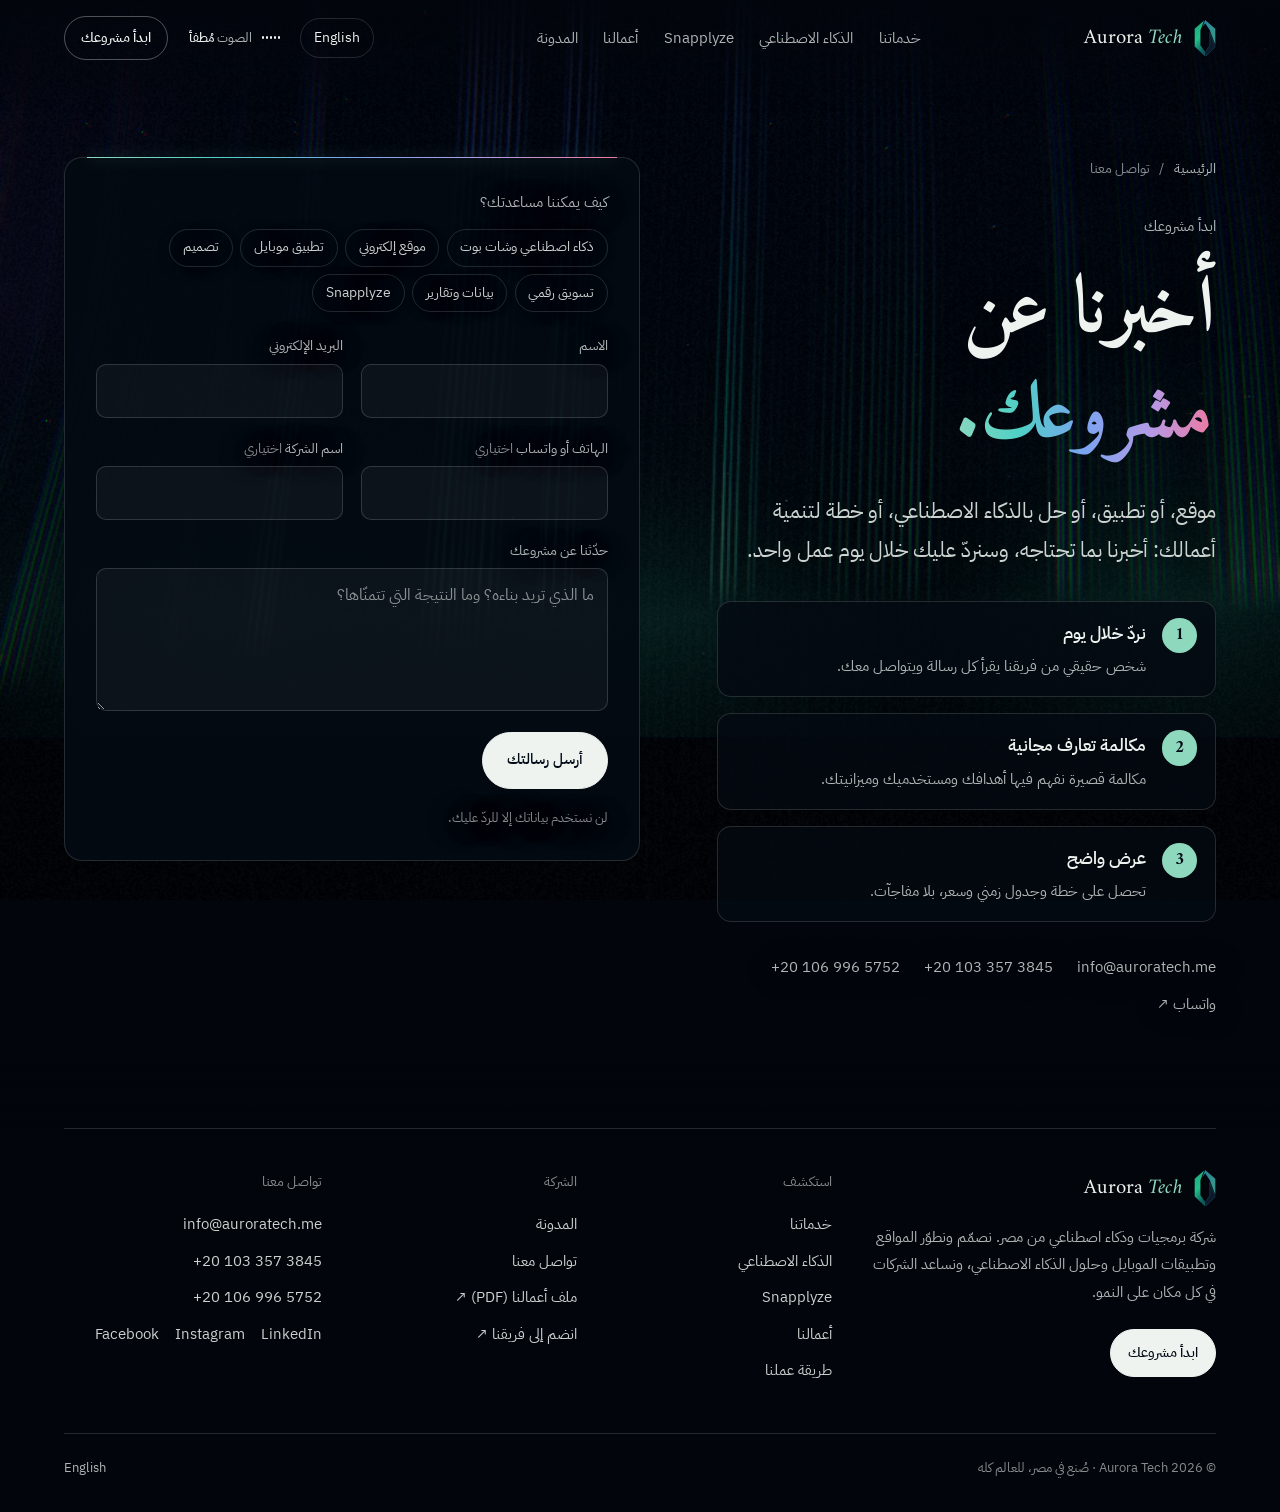
<file: ar/contact/index.html>
<!doctype html>
<html lang="ar" dir="rtl">
<head>
<meta charset="utf-8">
<meta name="robots" content="noindex, nofollow">
<meta name="viewport" content="width=device-width, initial-scale=1, viewport-fit=cover">
<title>تواصل مع أورورا تك | ابدأ مشروع موقعك أو تطبيقك أو الذكاء الاصطناعي</title>
<meta name="description" content="أخبرنا عن مشروعك. أورورا تك تطوّر المواقع وتطبيقات الموبايل والشات بوت ووكلاء الذكاء الاصطناعي، وتدير التسويق الرقمي. نردّ خلال يوم عمل واحد.">
<link rel="canonical" href="https://auroratech.me/ar/contact/">
<link rel="alternate" hreflang="en" href="https://auroratech.me/contact/">
<link rel="alternate" hreflang="ar" href="https://auroratech.me/ar/contact/">
<link rel="alternate" hreflang="x-default" href="https://auroratech.me/contact/">
<meta property="og:type" content="website">
<meta property="og:site_name" content="Aurora Tech">
<meta property="og:locale" content="ar_EG">
<meta property="og:locale:alternate" content="en_US">
<meta property="og:url" content="https://auroratech.me/ar/contact/">
<meta property="og:title" content="تواصل مع أورورا تك | ابدأ مشروع موقعك أو تطبيقك أو الذكاء الاصطناعي">
<meta property="og:description" content="أخبرنا عن مشروعك. أورورا تك تطوّر المواقع وتطبيقات الموبايل والشات بوت ووكلاء الذكاء الاصطناعي، وتدير التسويق الرقمي. نردّ خلال يوم عمل واحد.">
<meta property="og:image" content="https://auroratech.me/assets/brand/og-home.jpg">
<meta property="og:image:width" content="1200">
<meta property="og:image:height" content="630">
<meta property="og:image:alt" content="أورورا تك: شركة برمجيات وذكاء اصطناعي من مصر">
<meta name="twitter:card" content="summary_large_image">
<meta name="twitter:title" content="تواصل مع أورورا تك | ابدأ مشروع موقعك أو تطبيقك أو الذكاء الاصطناعي">
<meta name="twitter:description" content="أخبرنا عن مشروعك. أورورا تك تطوّر المواقع وتطبيقات الموبايل والشات بوت ووكلاء الذكاء الاصطناعي، وتدير التسويق الرقمي. نردّ خلال يوم عمل واحد.">
<meta name="twitter:image" content="https://auroratech.me/assets/brand/og-home.jpg">
<meta name="theme-color" content="#02060c">
<meta name="color-scheme" content="dark">
<meta name="format-detection" content="telephone=no">
<link rel="icon" href="/assets/brand/mark.svg" type="image/svg+xml">
<link rel="icon" href="/assets/brand/favicon-32.png" sizes="32x32" type="image/png">
<link rel="apple-touch-icon" href="/assets/brand/apple-touch-icon.png">
<link rel="manifest" href="/site.webmanifest">
<link rel="preconnect" href="https://fonts.googleapis.com">
<link rel="preconnect" href="https://fonts.gstatic.com" crossorigin>
<link rel="stylesheet" href="https://fonts.googleapis.com/css2?family=Amiri:ital,wght@0,400;0,700;1,400&family=IBM+Plex+Mono:wght@400;500&family=IBM+Plex+Sans+Arabic:wght@400;500;600;700&display=swap">
<link rel="stylesheet" href="/css/style.css?v=8195a390d4">
<script type="importmap">{"imports":{"three":"/vendor/three/build/three.module.min.js?v=e9e06ff93c","three/addons/":"/vendor/three/addons/","lenis":"/vendor/lenis/lenis.mjs?v=01ac502365","/js/config.js":"/js/config.js?v=851ccfc3e2","/js/core/assets.js":"/js/core/assets.js?v=22f5679162","/js/core/lights.js":"/js/core/lights.js?v=9c84926ebd","/js/core/rig.js":"/js/core/rig.js?v=6dcc579abf","/js/core/snap.js":"/js/core/snap.js?v=0f694b008c","/js/core/stage.js":"/js/core/stage.js?v=196412346c","/js/gl/glsl.js":"/js/gl/glsl.js?v=edde05e750","/js/gl/ribbon.js":"/js/gl/ribbon.js?v=51fdc7a015","/js/i18n.js":"/js/i18n.js?v=1951179c57","/js/main.js":"/js/main.js?v=4091e4dd95","/js/page.js":"/js/page.js?v=b4913de136","/js/ui/audio.js":"/js/ui/audio.js?v=6b2705814b","/js/ui/cursor.js":"/js/ui/cursor.js?v=bd9ce0bdcc","/js/ui/labels.js":"/js/ui/labels.js?v=2dcdeea97a","/js/ui/mobile.js":"/js/ui/mobile.js?v=2f272cc02f","/js/ui/ui.js":"/js/ui/ui.js?v=e183e63424","/js/world/atmosphere.js":"/js/world/atmosphere.js?v=69c98d4153","/js/world/aurora.js":"/js/world/aurora.js?v=fdb65d5bd8","/js/world/creel.js":"/js/world/creel.js?v=0f60770f22","/js/world/finale.js":"/js/world/finale.js?v=4dae094cd0","/js/world/hall.js":"/js/world/hall.js?v=8da625a9de","/js/world/icons.js":"/js/world/icons.js?v=5b359e6b51","/js/world/layout.js":"/js/world/layout.js?v=56050fd4f4","/js/world/loom.js":"/js/world/loom.js?v=1e7e85d53a","/js/world/neural.js":"/js/world/neural.js?v=03e202eed9","/js/world/origin.js":"/js/world/origin.js?v=121b172b19","/js/world/snap.js":"/js/world/snap.js?v=da026c6297"}}</script>
<link rel="modulepreload" href="/js/page.js?v=b4913de136">
<link rel="modulepreload" href="/vendor/three/build/three.module.min.js?v=e9e06ff93c">
<link rel="modulepreload" href="/vendor/three/build/three.core.min.js">
<script type="application/ld+json">{"@context":"https://schema.org","@graph":[{"@type":"Organization","@id":"https://auroratech.me/#org","name":"Aurora Tech","alternateName":"أورورا تك","url":"https://auroratech.me/","logo":"https://auroratech.me/assets/brand/icon-512.png","email":"info@auroratech.me","telephone":["+201033573845","+201069965752"],"address":{"@type":"PostalAddress","addressCountry":"EG"},"areaServed":"Worldwide","sameAs":["https://www.linkedin.com/company/aurora-software-tech/","https://www.instagram.com/auroratech.me/","https://www.facebook.com/profile.php?id=61551227603812"]},{"@type":"BreadcrumbList","itemListElement":[{"@type":"ListItem","position":1,"name":"الرئيسية","item":"https://auroratech.me/ar/"},{"@type":"ListItem","position":2,"name":"تواصل مع أورورا تك","item":"https://auroratech.me/ar/contact/"}]}]}</script>
</head>
<body class="page-sub page-contact">
<a class="skip" href="#main">انتقل إلى المحتوى</a>
<canvas id="gl" aria-hidden="true"></canvas>
<div class="scrim" aria-hidden="true"><i class="scrim__s"></i><i class="scrim__e"></i><i class="scrim__b"></i></div>
<div id="labels" class="labels" aria-hidden="true"></div>
<header class="nav" id="nav">
  <a href="/ar/" class="nav__brand" aria-label="الصفحة الرئيسية لأورورا تك">
    <img src="/assets/brand/mark.svg" alt="" width="22" height="38">
    <span class="nav__word" lang="en">Aurora<em>Tech</em></span>
  </a>
  <nav class="nav__links" aria-label="القائمة الرئيسية">
    <a href="/ar/#services" data-chapter-link="services">خدماتنا</a>
    <a href="/ar/#ai" data-chapter-link="ai">الذكاء الاصطناعي</a>
    <a href="/ar/#snapplyze" data-chapter-link="snapplyze" lang="en">Snapplyze</a>
    <a href="/ar/#work" data-chapter-link="work">أعمالنا</a>
    <a href="/ar/blog/" data-chapter-link="journal">المدونة</a>
  </nav>
  <div class="nav__right">
    <a class="nav__lang" href="/contact/" hreflang="en" lang="en">English</a>
    <button class="sound" id="sound-toggle" type="button" aria-pressed="false" aria-label="تشغيل الصوت أو إيقافه" data-on="مُفعّل" data-off="مُطفأ">
      <span class="sound__bars" aria-hidden="true"><i></i><i></i><i></i><i></i><i></i></span>
      <span class="sound__label">الصوت <b>مُطفأ</b></span>
    </button>
    <a href="/ar/contact/" class="btn btn--pill nav__cta"><span>ابدأ مشروعك</span></a>
    <button class="menu-btn" id="menu-btn" type="button" aria-expanded="false" aria-controls="menu" aria-label="فتح القائمة"><i></i><i></i></button>
  </div>
</header>

<div class="menu" id="menu" aria-hidden="true">
  <div class="menu__inner">
    <ol class="menu__list">
      <li><a href="/ar/#hero"><span class="mono">00</span>البداية</a></li>
      <li><a href="/ar/#origin"><span class="mono">01</span>كيف بدأت الفكرة</a></li>
      <li><a href="/ar/#services"><span class="mono">02</span>خدماتنا</a></li>
      <li><a href="/ar/#ai"><span class="mono">03</span>الذكاء الاصطناعي</a></li>
      <li><a href="/ar/#snapplyze"><span class="mono">04</span><span lang="en">Snapplyze</span></a></li>
      <li><a href="/ar/#work"><span class="mono">05</span>أعمالنا</a></li>
      <li><a href="/ar/#process"><span class="mono">06</span>طريقة عملنا</a></li>
      <li><a href="/ar/blog/"><span class="mono">07</span>المدونة</a></li>
      <li><a href="/ar/contact/"><span class="mono">08</span>تواصل معنا</a></li>
    </ol>
    <div class="menu__aside">
      <a class="btn btn--light" href="/ar/contact/"><span>ابدأ مشروعك</span></a>
      <a href="mailto:info@auroratech.me" class="mono">info@auroratech.me</a>
      <a href="tel:+201033573845" class="mono" dir="ltr">+20 103 357 3845</a>
      <a href="https://wa.me/201033573845" class="mono" target="_blank" rel="noopener">WhatsApp ↗</a>
      <a href="/contact/" hreflang="en" lang="en" class="menu__lang">English</a>
    </div>
  </div>
</div>

<main id="main">
<section class="subhero subhero--contact">
  <div class="wrap contact-page">
    <div class="contact-page__intro">
      <nav class="crumbs" aria-label="مسار التنقل"><a href="/ar/">الرئيسية</a><span aria-hidden="true">/</span><span aria-current="page">تواصل معنا</span></nav>
      <p class="kicker">ابدأ مشروعك</p>
      <h1 class="h1">أخبرنا عن <em>مشروعك.</em></h1>
      <p class="lede">موقع، أو تطبيق، أو حل بالذكاء الاصطناعي، أو خطة لتنمية أعمالك: أخبرنا بما تحتاجه، وسنردّ عليك خلال يوم عمل واحد.</p>
      <ol class="next-steps">
        <li><b>1</b><div><h2>نردّ خلال يوم</h2><p>شخص حقيقي من فريقنا يقرأ كل رسالة ويتواصل معك.</p></div></li>
        <li><b>2</b><div><h2>مكالمة تعارف مجانية</h2><p>مكالمة قصيرة نفهم فيها أهدافك ومستخدميك وميزانيتك.</p></div></li>
        <li><b>3</b><div><h2>عرض واضح</h2><p>تحصل على خطة وجدول زمني وسعر، بلا مفاجآت.</p></div></li>
      </ol>
      <ul class="contact__list contact__list--page">
        <li><a href="mailto:info@auroratech.me" dir="ltr">info@auroratech.me</a></li>
        <li><a href="tel:+201033573845" dir="ltr">+20 103 357 3845</a></li>
        <li><a href="tel:+201069965752" dir="ltr">+20 106 996 5752</a></li>
        <li><a href="https://wa.me/201033573845" target="_blank" rel="noopener">واتساب ↗</a></li>
      </ul>
    </div>
    <form class="form" id="contact-form" novalidate>
  <fieldset class="form__needs">
    <legend>كيف يمكننا مساعدتك؟</legend>
    <label><input type="checkbox" name="need" value="AI & chatbots" data-key="ai"><span>ذكاء اصطناعي وشات بوت</span></label>
    <label><input type="checkbox" name="need" value="Website" data-key="web"><span>موقع إلكتروني</span></label>
    <label><input type="checkbox" name="need" value="Mobile app" data-key="mobile"><span>تطبيق موبايل</span></label>
    <label><input type="checkbox" name="need" value="Design" data-key="design"><span>تصميم</span></label>
    <label><input type="checkbox" name="need" value="Digital marketing" data-key="marketing"><span>تسويق رقمي</span></label>
    <label><input type="checkbox" name="need" value="Data & dashboards" data-key="data"><span>بيانات وتقارير</span></label>
    <label><input type="checkbox" name="need" value="Snapplyze" data-key="snapplyze"><span lang="en">Snapplyze</span></label>
  </fieldset>
  <div class="form__row">
    <label class="field"><span>الاسم</span><input name="name" required minlength="2" maxlength="60" autocomplete="name"></label>
    <label class="field"><span>البريد الإلكتروني</span><input name="email" type="email" required autocomplete="email" dir="ltr"></label>
  </div>
  <div class="form__row">
    <label class="field"><span>الهاتف أو واتساب <i>اختياري</i></span><input name="phone" type="tel" autocomplete="tel" dir="ltr"></label>
    <label class="field"><span>اسم الشركة <i>اختياري</i></span><input name="company" maxlength="80" autocomplete="organization"></label>
  </div>
  <!-- left empty by people (it is hidden); bots fill every field -->
  <label class="form__hp" aria-hidden="true">Website<input name="website" tabindex="-1" autocomplete="off"></label>
  <label class="field"><span>حدّثنا عن مشروعك</span><textarea name="message" rows="4" required minlength="10" maxlength="3000" placeholder="ما الذي تريد بناءه؟ وما النتيجة التي تتمنّاها؟"></textarea></label>
  <div class="form__foot">
    <button class="btn btn--light" type="submit"><span>أرسل رسالتك</span></button>
    <p class="form__status" id="form-status" role="status" aria-live="polite"></p>
  </div>
  <p class="form__privacy">لن نستخدم بياناتك إلا للردّ عليك.</p>
</form>

  </div>
</section>

</main>
<footer class="site-footer">
  <div class="site-footer__grid">
    <div class="site-footer__brand">
      <a href="/ar/" class="nav__brand" aria-label="الصفحة الرئيسية لأورورا تك">
        <img src="/assets/brand/mark.svg" alt="" width="22" height="38" loading="lazy">
        <span class="nav__word" lang="en">Aurora<em>Tech</em></span>
      </a>
      <p>شركة برمجيات وذكاء اصطناعي من مصر. نصمّم ونطوّر المواقع وتطبيقات الموبايل وحلول الذكاء الاصطناعي، ونساعد الشركات في كل مكان على النمو.</p>
      <a class="btn btn--light btn--sm" href="/ar/contact/"><span>ابدأ مشروعك</span></a>
    </div>
    <nav aria-labelledby="f-explore">
      <h2 id="f-explore" class="site-footer__h">استكشف</h2>
      <ul>
        <li><a href="/ar/#services">خدماتنا</a></li>
        <li><a href="/ar/#ai">الذكاء الاصطناعي</a></li>
        <li><a href="/ar/#snapplyze" lang="en">Snapplyze</a></li>
        <li><a href="/ar/#work">أعمالنا</a></li>
        <li><a href="/ar/#process">طريقة عملنا</a></li>
      </ul>
    </nav>
    <nav aria-labelledby="f-company">
      <h2 id="f-company" class="site-footer__h">الشركة</h2>
      <ul>
        <li><a href="/ar/blog/">المدونة</a></li>
        <li><a href="/ar/contact/">تواصل معنا</a></li>
        <li><a href="/assets/docs/Aurora-Tech-Portfolio.pdf" target="_blank" rel="noopener">ملف أعمالنا (PDF) ↗</a></li>
        <li><a href="https://forms.gle/auo2Fq7QRErQFGbt9" target="_blank" rel="noopener">انضم إلى فريقنا ↗</a></li>
      </ul>
    </nav>
    <div>
      <h2 class="site-footer__h">تواصل معنا</h2>
      <ul>
        <li><a href="mailto:info@auroratech.me">info@auroratech.me</a></li>
        <li><a href="tel:+201033573845" dir="ltr">+20 103 357 3845</a></li>
        <li><a href="tel:+201069965752" dir="ltr">+20 106 996 5752</a></li>
        <li class="site-footer__social">
          <a href="https://www.linkedin.com/company/aurora-software-tech/" target="_blank" rel="noopener">LinkedIn</a>
          <a href="https://www.instagram.com/auroratech.me/" target="_blank" rel="noopener">Instagram</a>
          <a href="https://www.facebook.com/profile.php?id=61551227603812" target="_blank" rel="noopener">Facebook</a>
        </li>
      </ul>
    </div>
  </div>
  <div class="site-footer__base">
    <span>© 2026 Aurora Tech · صُنع في مصر، للعالم كله</span>
    <a href="/contact/" hreflang="en" lang="en">English</a>
  </div>
</footer>

<canvas id="cursor-thread" aria-hidden="true"></canvas>
<script type="module" src="/js/page.js?v=b4913de136"></script>
</body>
</html>
</file>
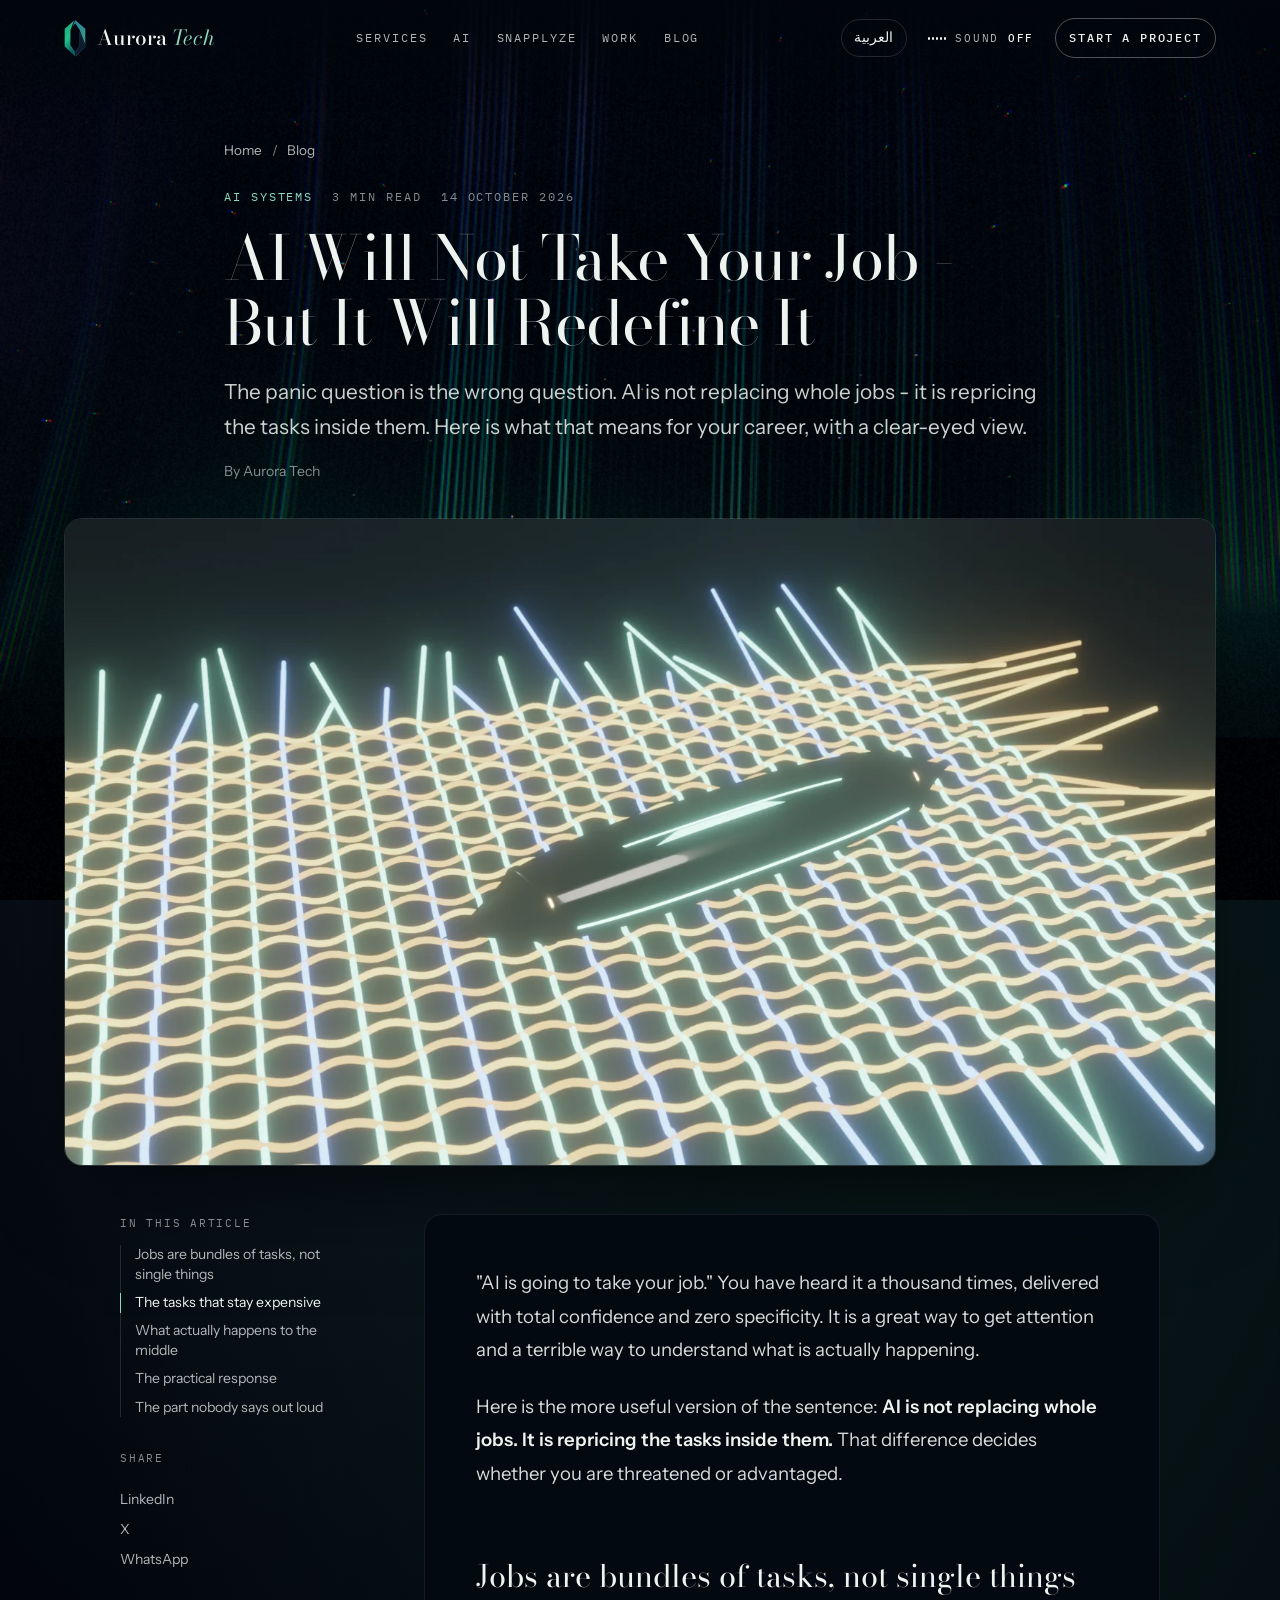
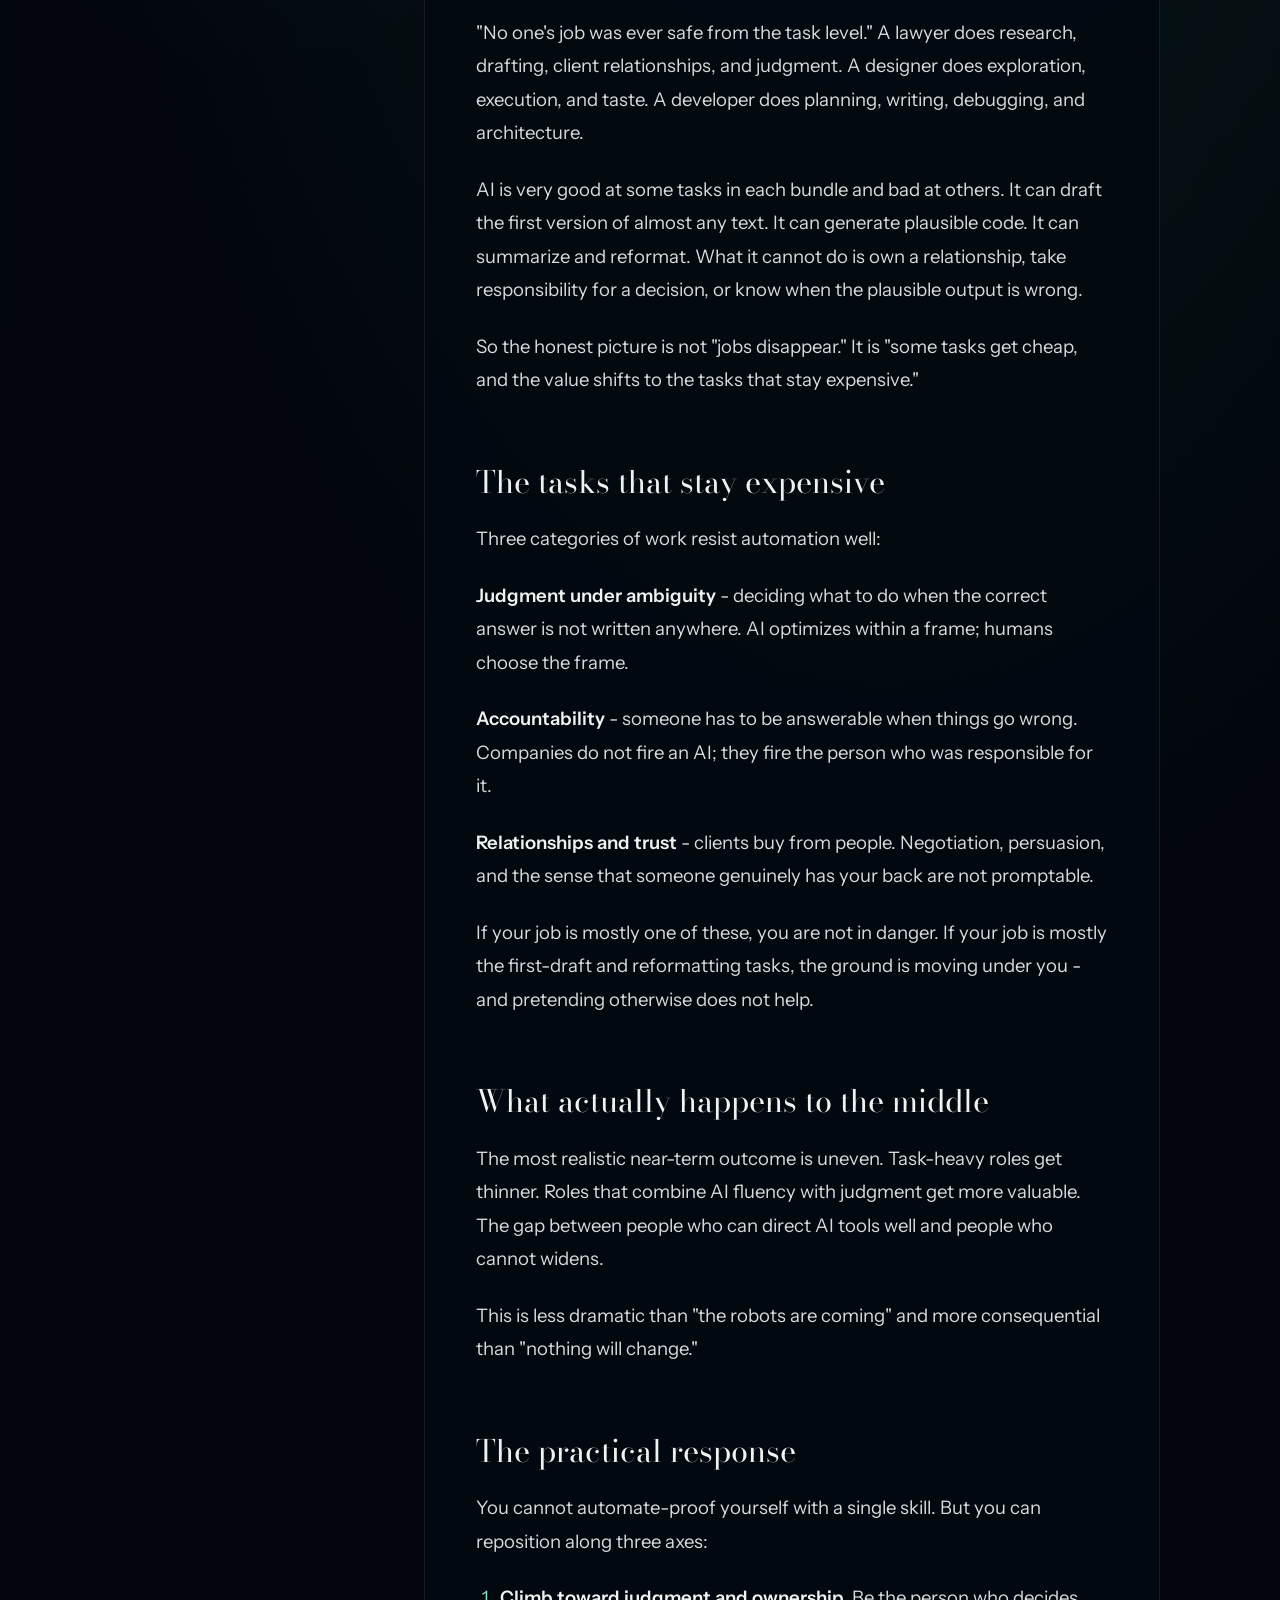
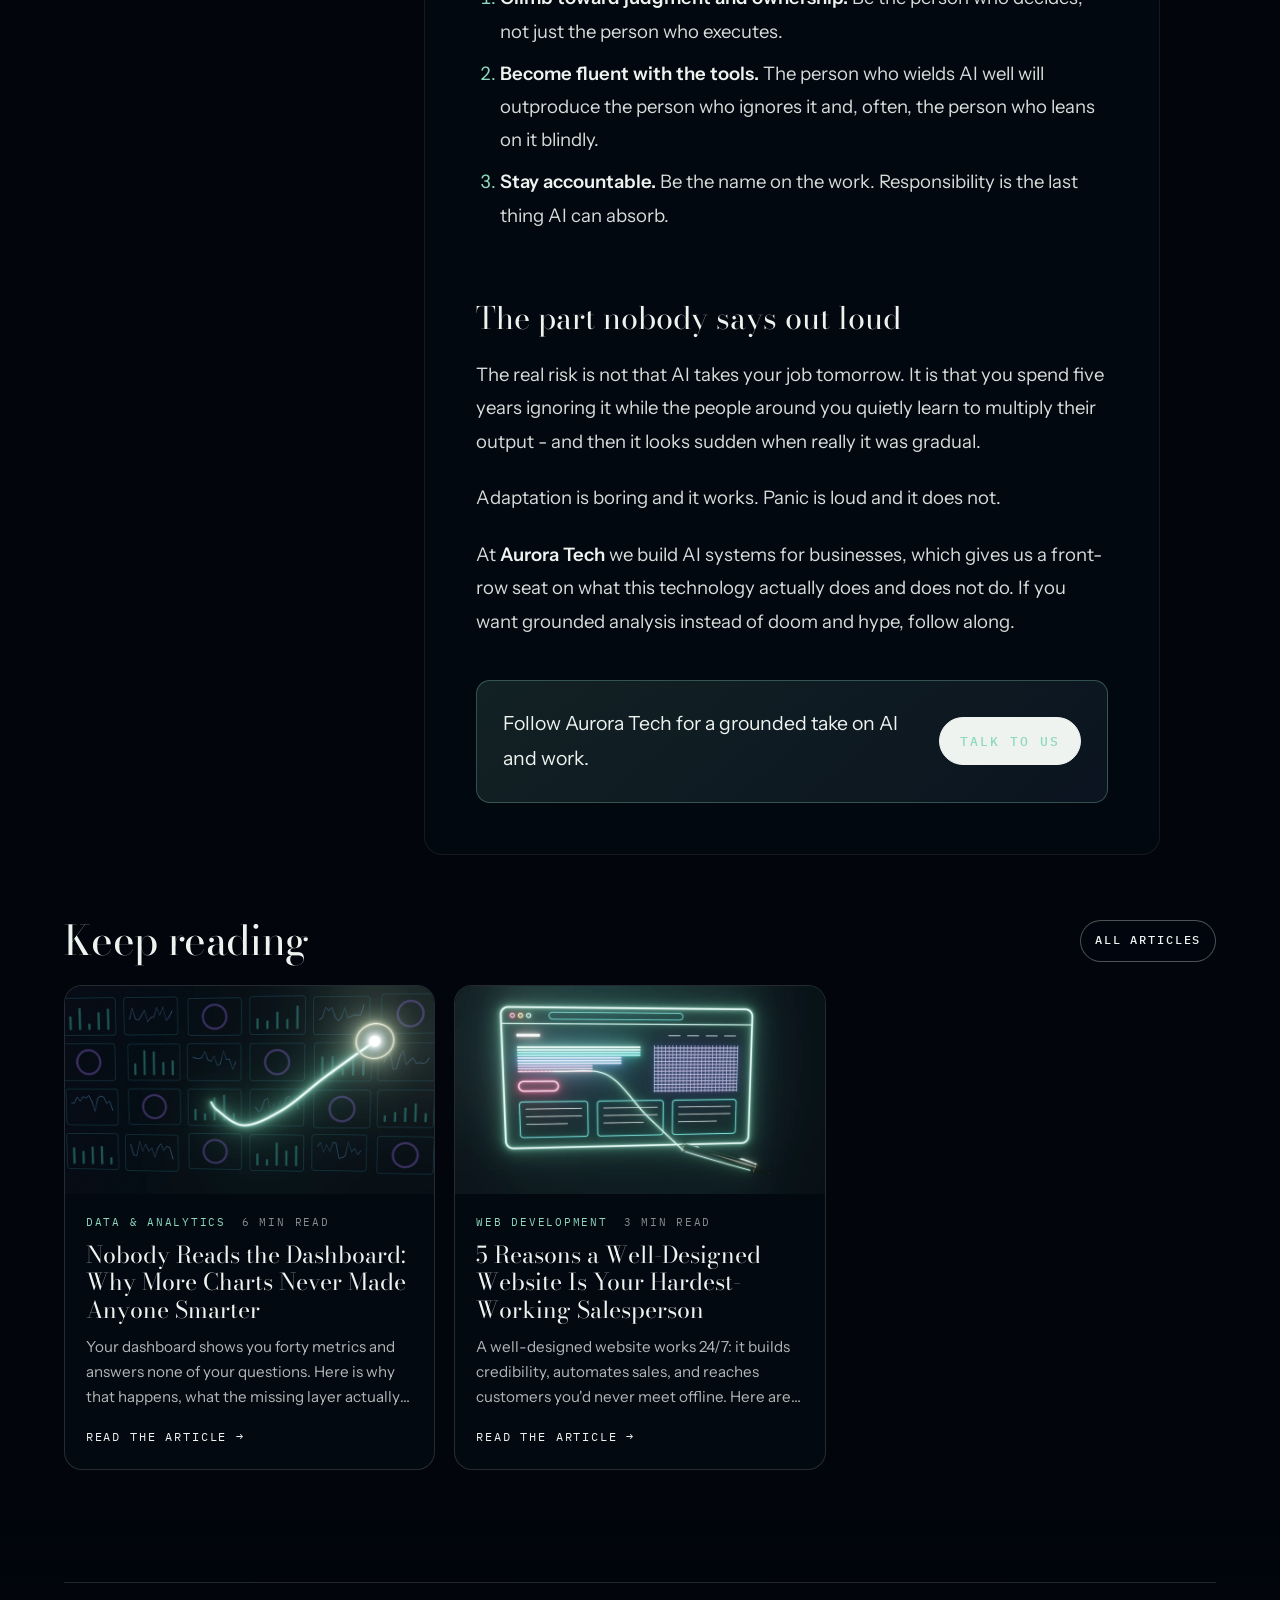
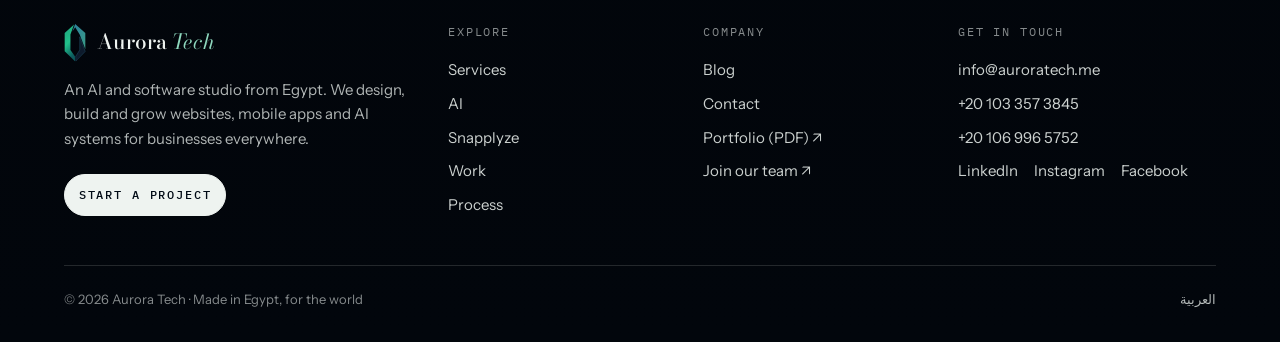
<file: blog/ai-will-not-take-your-job/index.html>
<!doctype html>
<html lang="en" dir="ltr">
<head>
<meta charset="utf-8">
<meta name="robots" content="noindex, nofollow">
<meta name="viewport" content="width=device-width, initial-scale=1, viewport-fit=cover">
<title>AI Will Not Take Your Job - But It Will Redefine It | Aurora Tech</title>
<meta name="description" content="The panic question is the wrong question. AI is not replacing whole jobs - it is repricing the tasks inside them. Here is what that means for your career, with a clear-eyed view.">
<link rel="canonical" href="https://auroratech.me/blog/ai-will-not-take-your-job/">
<link rel="alternate" hreflang="en" href="https://auroratech.me/blog/ai-will-not-take-your-job/">
<link rel="alternate" hreflang="ar" href="https://auroratech.me/ar/blog/ai-will-not-take-your-job/">
<link rel="alternate" hreflang="x-default" href="https://auroratech.me/blog/ai-will-not-take-your-job/">
<meta property="og:type" content="article">
<meta property="og:site_name" content="Aurora Tech">
<meta property="og:locale" content="en_US">
<meta property="og:locale:alternate" content="ar_EG">
<meta property="og:url" content="https://auroratech.me/blog/ai-will-not-take-your-job/">
<meta property="og:title" content="AI Will Not Take Your Job - But It Will Redefine It">
<meta property="og:description" content="The panic question is the wrong question. AI is not replacing whole jobs - it is repricing the tasks inside them. Here is what that means for your career, with a clear-eyed view.">
<meta property="og:image" content="https://auroratech.me/assets/blog/ai-will-not-take-your-job-og.jpg">
<meta property="og:image:width" content="1200">
<meta property="og:image:height" content="630">
<meta property="og:image:alt" content="AI Will Not Take Your Job - But It Will Redefine It">
<meta name="twitter:card" content="summary_large_image">
<meta name="twitter:title" content="AI Will Not Take Your Job - But It Will Redefine It">
<meta name="twitter:description" content="The panic question is the wrong question. AI is not replacing whole jobs - it is repricing the tasks inside them. Here is what that means for your career, with a clear-eyed view.">
<meta name="twitter:image" content="https://auroratech.me/assets/blog/ai-will-not-take-your-job-og.jpg">
<meta property="article:published_time" content="2026-10-14">
<meta property="article:section" content="AI Systems">
<meta name="theme-color" content="#02060c">
<meta name="color-scheme" content="dark">
<meta name="format-detection" content="telephone=no">
<link rel="icon" href="/assets/brand/mark.svg" type="image/svg+xml">
<link rel="icon" href="/assets/brand/favicon-32.png" sizes="32x32" type="image/png">
<link rel="apple-touch-icon" href="/assets/brand/apple-touch-icon.png">
<link rel="manifest" href="/site.webmanifest">
<link rel="preconnect" href="https://fonts.googleapis.com">
<link rel="preconnect" href="https://fonts.gstatic.com" crossorigin>
<link rel="stylesheet" href="https://fonts.googleapis.com/css2?family=Bodoni+Moda:ital,opsz,wght@0,6..96,400..600;1,6..96,400..500&family=IBM+Plex+Mono:wght@400;500&family=Instrument+Sans:wght@400..600&display=swap">
<link rel="stylesheet" href="/css/style.css?v=8195a390d4">
<script type="importmap">{"imports":{"three":"/vendor/three/build/three.module.min.js?v=e9e06ff93c","three/addons/":"/vendor/three/addons/","lenis":"/vendor/lenis/lenis.mjs?v=01ac502365","/js/config.js":"/js/config.js?v=851ccfc3e2","/js/core/assets.js":"/js/core/assets.js?v=22f5679162","/js/core/lights.js":"/js/core/lights.js?v=9c84926ebd","/js/core/rig.js":"/js/core/rig.js?v=6dcc579abf","/js/core/snap.js":"/js/core/snap.js?v=0f694b008c","/js/core/stage.js":"/js/core/stage.js?v=196412346c","/js/gl/glsl.js":"/js/gl/glsl.js?v=edde05e750","/js/gl/ribbon.js":"/js/gl/ribbon.js?v=51fdc7a015","/js/i18n.js":"/js/i18n.js?v=1951179c57","/js/main.js":"/js/main.js?v=4091e4dd95","/js/page.js":"/js/page.js?v=b4913de136","/js/ui/audio.js":"/js/ui/audio.js?v=6b2705814b","/js/ui/cursor.js":"/js/ui/cursor.js?v=bd9ce0bdcc","/js/ui/labels.js":"/js/ui/labels.js?v=2dcdeea97a","/js/ui/mobile.js":"/js/ui/mobile.js?v=2f272cc02f","/js/ui/ui.js":"/js/ui/ui.js?v=e183e63424","/js/world/atmosphere.js":"/js/world/atmosphere.js?v=69c98d4153","/js/world/aurora.js":"/js/world/aurora.js?v=fdb65d5bd8","/js/world/creel.js":"/js/world/creel.js?v=0f60770f22","/js/world/finale.js":"/js/world/finale.js?v=4dae094cd0","/js/world/hall.js":"/js/world/hall.js?v=8da625a9de","/js/world/icons.js":"/js/world/icons.js?v=5b359e6b51","/js/world/layout.js":"/js/world/layout.js?v=56050fd4f4","/js/world/loom.js":"/js/world/loom.js?v=1e7e85d53a","/js/world/neural.js":"/js/world/neural.js?v=03e202eed9","/js/world/origin.js":"/js/world/origin.js?v=121b172b19","/js/world/snap.js":"/js/world/snap.js?v=da026c6297"}}</script>
<link rel="modulepreload" href="/js/page.js?v=b4913de136">
<link rel="modulepreload" href="/vendor/three/build/three.module.min.js?v=e9e06ff93c">
<link rel="modulepreload" href="/vendor/three/build/three.core.min.js">
<script type="application/ld+json">{"@context":"https://schema.org","@graph":[{"@type":"Organization","@id":"https://auroratech.me/#org","name":"Aurora Tech","alternateName":"أورورا تك","url":"https://auroratech.me/","logo":"https://auroratech.me/assets/brand/icon-512.png","email":"info@auroratech.me","telephone":["+201033573845","+201069965752"],"address":{"@type":"PostalAddress","addressCountry":"EG"},"areaServed":"Worldwide","sameAs":["https://www.linkedin.com/company/aurora-software-tech/","https://www.instagram.com/auroratech.me/","https://www.facebook.com/profile.php?id=61551227603812"]},{"@type":"BlogPosting","headline":"AI Will Not Take Your Job - But It Will Redefine It","description":"The panic question is the wrong question. AI is not replacing whole jobs - it is repricing the tasks inside them. Here is what that means for your career, with a clear-eyed view.","inLanguage":"en","datePublished":"2026-10-14","dateModified":"2026-10-14","mainEntityOfPage":"https://auroratech.me/blog/ai-will-not-take-your-job/","image":"https://auroratech.me/assets/blog/ai-will-not-take-your-job-og.jpg","articleSection":"AI Systems","keywords":"will ai take my job, ai and jobs, ai job displacement, future of work ai","author":{"@id":"https://auroratech.me/#org"},"publisher":{"@id":"https://auroratech.me/#org"},"wordCount":560},{"@type":"BreadcrumbList","itemListElement":[{"@type":"ListItem","position":1,"name":"Home","item":"https://auroratech.me/"},{"@type":"ListItem","position":2,"name":"Blog","item":"https://auroratech.me/blog/"},{"@type":"ListItem","position":3,"name":"AI Will Not Take Your Job - But It Will Redefine It","item":"https://auroratech.me/blog/ai-will-not-take-your-job/"}]}]}</script>
</head>
<body class="page-sub page-post">
<a class="skip" href="#main">Skip to content</a>
<canvas id="gl" aria-hidden="true"></canvas>
<div class="scrim" aria-hidden="true"><i class="scrim__s"></i><i class="scrim__e"></i><i class="scrim__b"></i></div>
<div id="labels" class="labels" aria-hidden="true"></div>
<header class="nav" id="nav">
  <a href="/" class="nav__brand" aria-label="Aurora Tech home">
    <img src="/assets/brand/mark.svg" alt="" width="22" height="38">
    <span class="nav__word" lang="en">Aurora<em>Tech</em></span>
  </a>
  <nav class="nav__links" aria-label="Main">
    <a href="/#services" data-chapter-link="services">Services</a>
    <a href="/#ai" data-chapter-link="ai">AI</a>
    <a href="/#snapplyze" data-chapter-link="snapplyze" lang="en">Snapplyze</a>
    <a href="/#work" data-chapter-link="work">Work</a>
    <a href="/blog/" data-chapter-link="journal">Blog</a>
  </nav>
  <div class="nav__right">
    <a class="nav__lang" href="/ar/blog/ai-will-not-take-your-job/" hreflang="ar" lang="ar">العربية</a>
    <button class="sound" id="sound-toggle" type="button" aria-pressed="false" aria-label="Turn sound on or off" data-on="on" data-off="off">
      <span class="sound__bars" aria-hidden="true"><i></i><i></i><i></i><i></i><i></i></span>
      <span class="sound__label">Sound <b>off</b></span>
    </button>
    <a href="/contact/" class="btn btn--pill nav__cta"><span>Start a project</span></a>
    <button class="menu-btn" id="menu-btn" type="button" aria-expanded="false" aria-controls="menu" aria-label="Open menu"><i></i><i></i></button>
  </div>
</header>

<div class="menu" id="menu" aria-hidden="true">
  <div class="menu__inner">
    <ol class="menu__list">
      <li><a href="/#hero"><span class="mono">00</span>Intro</a></li>
      <li><a href="/#origin"><span class="mono">01</span>Our story</a></li>
      <li><a href="/#services"><span class="mono">02</span>Services</a></li>
      <li><a href="/#ai"><span class="mono">03</span>AI</a></li>
      <li><a href="/#snapplyze"><span class="mono">04</span><span lang="en">Snapplyze</span></a></li>
      <li><a href="/#work"><span class="mono">05</span>Our work</a></li>
      <li><a href="/#process"><span class="mono">06</span>How we work</a></li>
      <li><a href="/blog/"><span class="mono">07</span>Blog</a></li>
      <li><a href="/contact/"><span class="mono">08</span>Contact</a></li>
    </ol>
    <div class="menu__aside">
      <a class="btn btn--light" href="/contact/"><span>Start a project</span></a>
      <a href="mailto:info@auroratech.me" class="mono">info@auroratech.me</a>
      <a href="tel:+201033573845" class="mono" dir="ltr">+20 103 357 3845</a>
      <a href="https://wa.me/201033573845" class="mono" target="_blank" rel="noopener">WhatsApp ↗</a>
      <a href="/ar/blog/ai-will-not-take-your-job/" hreflang="ar" lang="ar" class="menu__lang">العربية</a>
    </div>
  </div>
</div>

<main id="main">
<article class="post">
  <header class="post__head wrap wrap--post">
    <nav class="crumbs" aria-label="Breadcrumb"><a href="/">Home</a><span aria-hidden="true">/</span><a href="/blog/">Blog</a></nav>
    <p class="post__meta"><span class="post__cat">AI Systems</span><span>3 min read</span><time datetime="2026-10-14">14 October 2026</time></p>
    <h1 class="post__title">AI Will Not Take Your Job - But It Will Redefine It</h1>
    <p class="post__desc">The panic question is the wrong question. AI is not replacing whole jobs - it is repricing the tasks inside them. Here is what that means for your career, with a clear-eyed view.</p>
    <p class="post__by">By Aurora Tech</p>
  </header>
  <figure class="post__cover wrap wrap--wide"><img src="/assets/blog/ai-will-not-take-your-job.webp" alt="" width="1600" height="900" fetchpriority="high"></figure>
  <div class="post__layout wrap wrap--wide">
    <aside class="post__toc" aria-label="In this article">
      <p class="post__toc-h">In this article</p>
      <ol><li><a href="#jobs-are-bundles-of-tasks-not-single-things">Jobs are bundles of tasks, not single things</a></li><li><a href="#the-tasks-that-stay-expensive">The tasks that stay expensive</a></li><li><a href="#what-actually-happens-to-the-middle">What actually happens to the middle</a></li><li><a href="#the-practical-response">The practical response</a></li><li><a href="#the-part-nobody-says-out-loud">The part nobody says out loud</a></li></ol>
      <div class="post__share">
        <p class="post__toc-h">Share</p>
        <a href="https://www.linkedin.com/sharing/share-offsite/?url=https://auroratech.me/blog/ai-will-not-take-your-job/" target="_blank" rel="noopener">LinkedIn</a>
        <a href="https://twitter.com/intent/tweet?url=https://auroratech.me/blog/ai-will-not-take-your-job/&text=AI Will Not Take Your Job - But It Will Redefine It" target="_blank" rel="noopener">X</a>
        <a href="https://wa.me/?text=https://auroratech.me/blog/ai-will-not-take-your-job/" target="_blank" rel="noopener">WhatsApp</a>
      </div>
    </aside>
    <div class="prose">
<p>&quot;AI is going to take your job.&quot; You have heard it a thousand times, delivered with total confidence and zero specificity. It is a great way to get attention and a terrible way to understand what is actually happening.</p>
<p>Here is the more useful version of the sentence: <strong>AI is not replacing whole jobs. It is repricing the tasks inside them.</strong> That difference decides whether you are threatened or advantaged.</p>
<h2 id="jobs-are-bundles-of-tasks-not-single-things">Jobs are bundles of tasks, not single things</h2>
<p>&quot;No one&#x27;s job was ever safe from the task level.&quot; A lawyer does research, drafting, client relationships, and judgment. A designer does exploration, execution, and taste. A developer does planning, writing, debugging, and architecture.</p>
<p>AI is very good at some tasks in each bundle and bad at others. It can draft the first version of almost any text. It can generate plausible code. It can summarize and reformat. What it cannot do is own a relationship, take responsibility for a decision, or know when the plausible output is wrong.</p>
<p>So the honest picture is not &quot;jobs disappear.&quot; It is &quot;some tasks get cheap, and the value shifts to the tasks that stay expensive.&quot;</p>
<h2 id="the-tasks-that-stay-expensive">The tasks that stay expensive</h2>
<p>Three categories of work resist automation well:</p>
<p><strong>Judgment under ambiguity</strong> - deciding what to do when the correct answer is not written anywhere. AI optimizes within a frame; humans choose the frame.</p>
<p><strong>Accountability</strong> - someone has to be answerable when things go wrong. Companies do not fire an AI; they fire the person who was responsible for it.</p>
<p><strong>Relationships and trust</strong> - clients buy from people. Negotiation, persuasion, and the sense that someone genuinely has your back are not promptable.</p>
<p>If your job is mostly one of these, you are not in danger. If your job is mostly the first-draft and reformatting tasks, the ground is moving under you - and pretending otherwise does not help.</p>
<h2 id="what-actually-happens-to-the-middle">What actually happens to the middle</h2>
<p>The most realistic near-term outcome is uneven. Task-heavy roles get thinner. Roles that combine AI fluency with judgment get more valuable. The gap between people who can direct AI tools well and people who cannot widens.</p>
<p>This is less dramatic than &quot;the robots are coming&quot; and more consequential than &quot;nothing will change.&quot;</p>
<h2 id="the-practical-response">The practical response</h2>
<p>You cannot automate-proof yourself with a single skill. But you can reposition along three axes:</p>
<ol><li><strong>Climb toward judgment and ownership.</strong> Be the person who decides, not just the person who executes.</li><li><strong>Become fluent with the tools.</strong> The person who wields AI well will outproduce the person who ignores it and, often, the person who leans on it blindly.</li><li><strong>Stay accountable.</strong> Be the name on the work. Responsibility is the last thing AI can absorb.</li></ol>
<h2 id="the-part-nobody-says-out-loud">The part nobody says out loud</h2>
<p>The real risk is not that AI takes your job tomorrow. It is that you spend five years ignoring it while the people around you quietly learn to multiply their output - and then it looks sudden when really it was gradual.</p>
<p>Adaptation is boring and it works. Panic is loud and it does not.</p>
<p>At <strong>Aurora Tech</strong> we build AI systems for businesses, which gives us a front-row seat on what this technology actually does and does not do. If you want grounded analysis instead of doom and hype, follow along.</p>
      <aside class="post__cta">
        <p>Follow Aurora Tech for a grounded take on AI and work.</p>
        <a class="btn btn--light" href="/contact/"><span>Talk to us</span></a>
      </aside>
    </div>
  </div>
  <footer class="post__foot wrap wrap--wide">
    <div class="post__foot-head"><h2 class="h2">Keep reading</h2><a class="btn btn--ghost btn--sm" href="/blog/"><span>All articles</span></a></div>
    <div class="blog-grid blog-grid--related"><article class="post-card">
  <a class="post-card__link" href="/blog/nobody-reads-the-dashboard/" aria-label="Nobody Reads the Dashboard: Why More Charts Never Made Anyone Smarter">
    <figure class="post-card__img"><img src="/assets/blog/nobody-reads-the-dashboard.webp" alt="" width="1600" height="900" loading="lazy" decoding="async"></figure>
    <div class="post-card__body">
      <p class="post-card__meta mono"><span>Data &amp; Analytics</span><span>6 min read</span></p>
      <h3 class="post-card__title">Nobody Reads the Dashboard: Why More Charts Never Made Anyone Smarter</h3>
      <p class="post-card__desc">Your dashboard shows you forty metrics and answers none of your questions. Here is why that happens, what the missing layer actually is, and how to get it without hiring an analyst.</p>
      <span class="post-card__more mono">Read the article <i aria-hidden="true">→</i></span>
    </div>
  </a>
</article>
<article class="post-card">
  <a class="post-card__link" href="/blog/benefits-of-a-well-designed-website/" aria-label="5 Reasons a Well-Designed Website Is Your Hardest-Working Salesperson">
    <figure class="post-card__img"><img src="/assets/blog/benefits-of-a-well-designed-website.webp" alt="" width="1600" height="900" loading="lazy" decoding="async"></figure>
    <div class="post-card__body">
      <p class="post-card__meta mono"><span>Web Development</span><span>3 min read</span></p>
      <h3 class="post-card__title">5 Reasons a Well-Designed Website Is Your Hardest-Working Salesperson</h3>
      <p class="post-card__desc">A well-designed website works 24/7: it builds credibility, automates sales, and reaches customers you&#x27;d never meet offline. Here are the five benefits that actually move revenue.</p>
      <span class="post-card__more mono">Read the article <i aria-hidden="true">→</i></span>
    </div>
  </a>
</article></div>
  </footer>
</article>

</main>
<footer class="site-footer">
  <div class="site-footer__grid">
    <div class="site-footer__brand">
      <a href="/" class="nav__brand" aria-label="Aurora Tech home">
        <img src="/assets/brand/mark.svg" alt="" width="22" height="38" loading="lazy">
        <span class="nav__word" lang="en">Aurora<em>Tech</em></span>
      </a>
      <p>An AI and software studio from Egypt. We design, build and grow websites, mobile apps and AI systems for businesses everywhere.</p>
      <a class="btn btn--light btn--sm" href="/contact/"><span>Start a project</span></a>
    </div>
    <nav aria-labelledby="f-explore">
      <h2 id="f-explore" class="site-footer__h">Explore</h2>
      <ul>
        <li><a href="/#services">Services</a></li>
        <li><a href="/#ai">AI</a></li>
        <li><a href="/#snapplyze" lang="en">Snapplyze</a></li>
        <li><a href="/#work">Work</a></li>
        <li><a href="/#process">Process</a></li>
      </ul>
    </nav>
    <nav aria-labelledby="f-company">
      <h2 id="f-company" class="site-footer__h">Company</h2>
      <ul>
        <li><a href="/blog/">Blog</a></li>
        <li><a href="/contact/">Contact</a></li>
        <li><a href="/assets/docs/Aurora-Tech-Portfolio.pdf" target="_blank" rel="noopener">Portfolio (PDF) ↗</a></li>
        <li><a href="https://forms.gle/auo2Fq7QRErQFGbt9" target="_blank" rel="noopener">Join our team ↗</a></li>
      </ul>
    </nav>
    <div>
      <h2 class="site-footer__h">Get in touch</h2>
      <ul>
        <li><a href="mailto:info@auroratech.me">info@auroratech.me</a></li>
        <li><a href="tel:+201033573845" dir="ltr">+20 103 357 3845</a></li>
        <li><a href="tel:+201069965752" dir="ltr">+20 106 996 5752</a></li>
        <li class="site-footer__social">
          <a href="https://www.linkedin.com/company/aurora-software-tech/" target="_blank" rel="noopener">LinkedIn</a>
          <a href="https://www.instagram.com/auroratech.me/" target="_blank" rel="noopener">Instagram</a>
          <a href="https://www.facebook.com/profile.php?id=61551227603812" target="_blank" rel="noopener">Facebook</a>
        </li>
      </ul>
    </div>
  </div>
  <div class="site-footer__base">
    <span>© 2026 Aurora Tech · Made in Egypt, for the world</span>
    <a href="/ar/blog/ai-will-not-take-your-job/" hreflang="ar" lang="ar">العربية</a>
  </div>
</footer>

<canvas id="cursor-thread" aria-hidden="true"></canvas>
<script type="module" src="/js/page.js?v=b4913de136"></script>
</body>
</html>
</file>
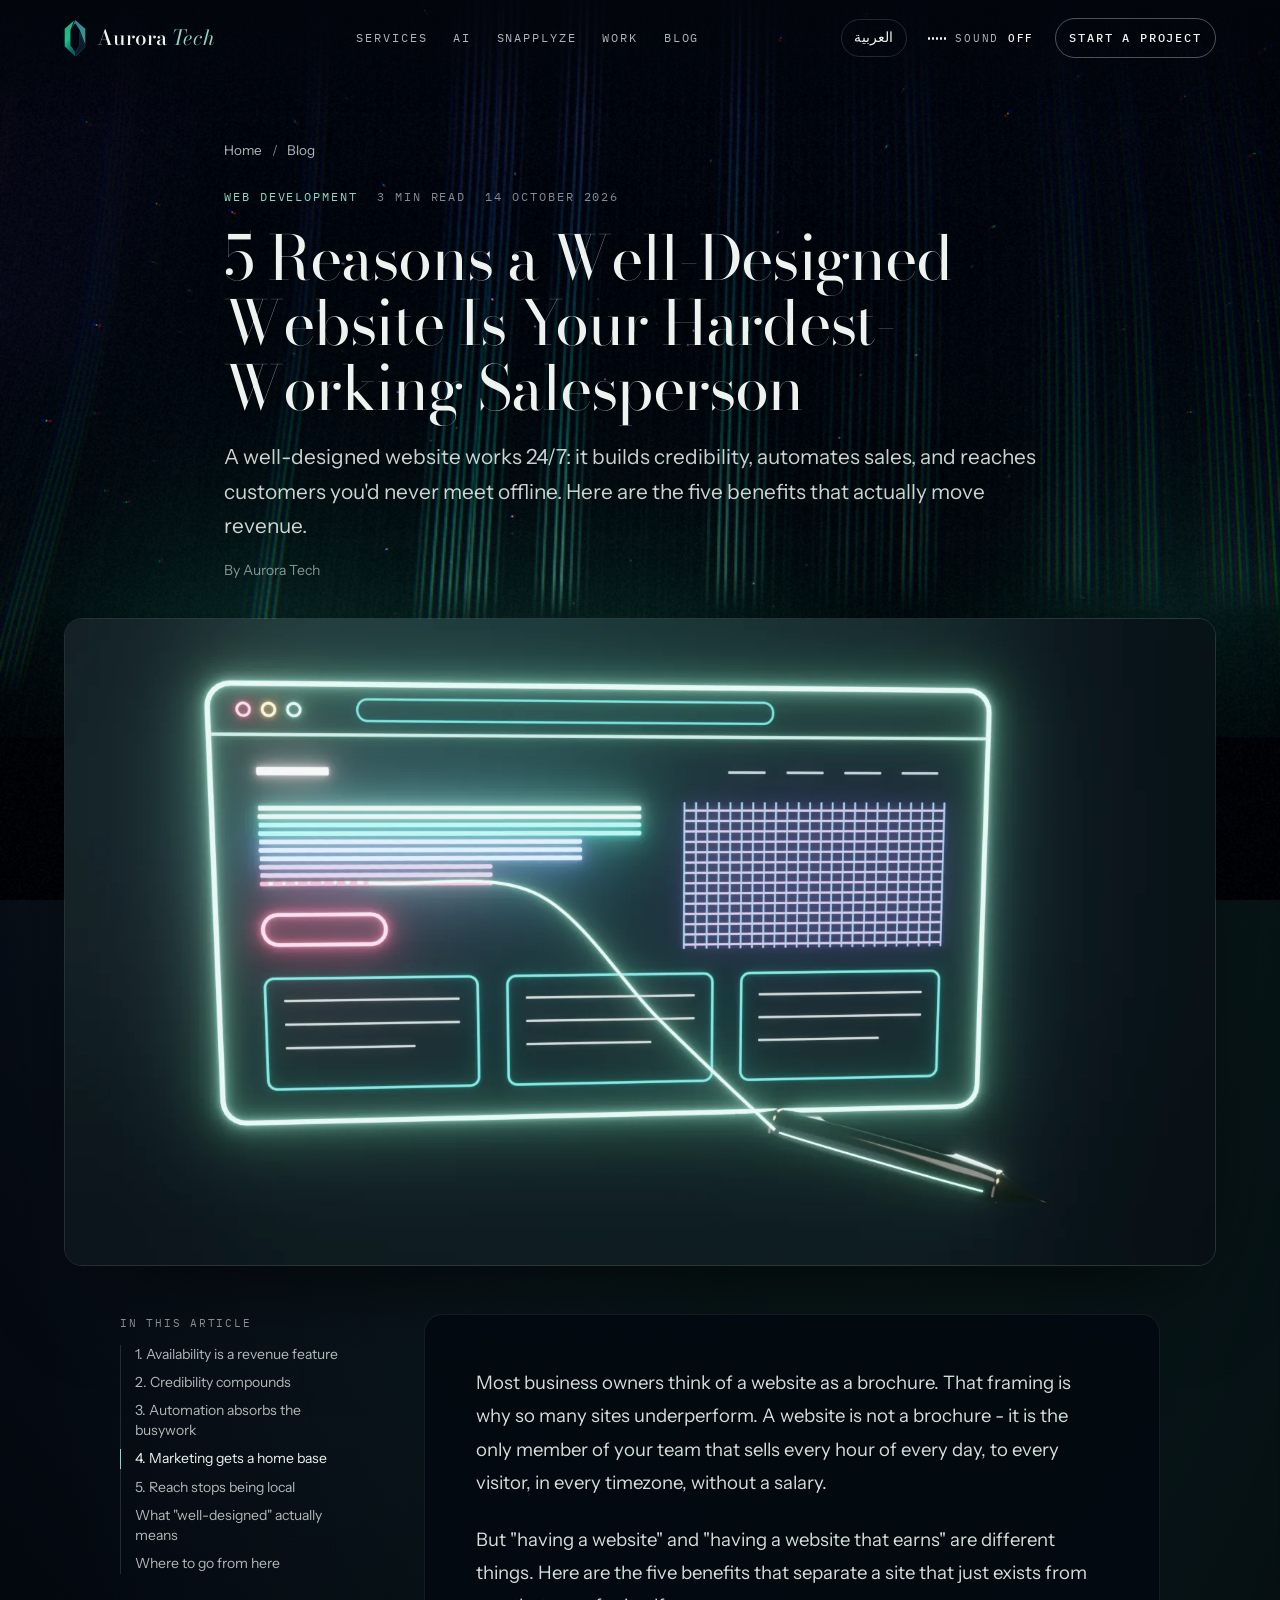
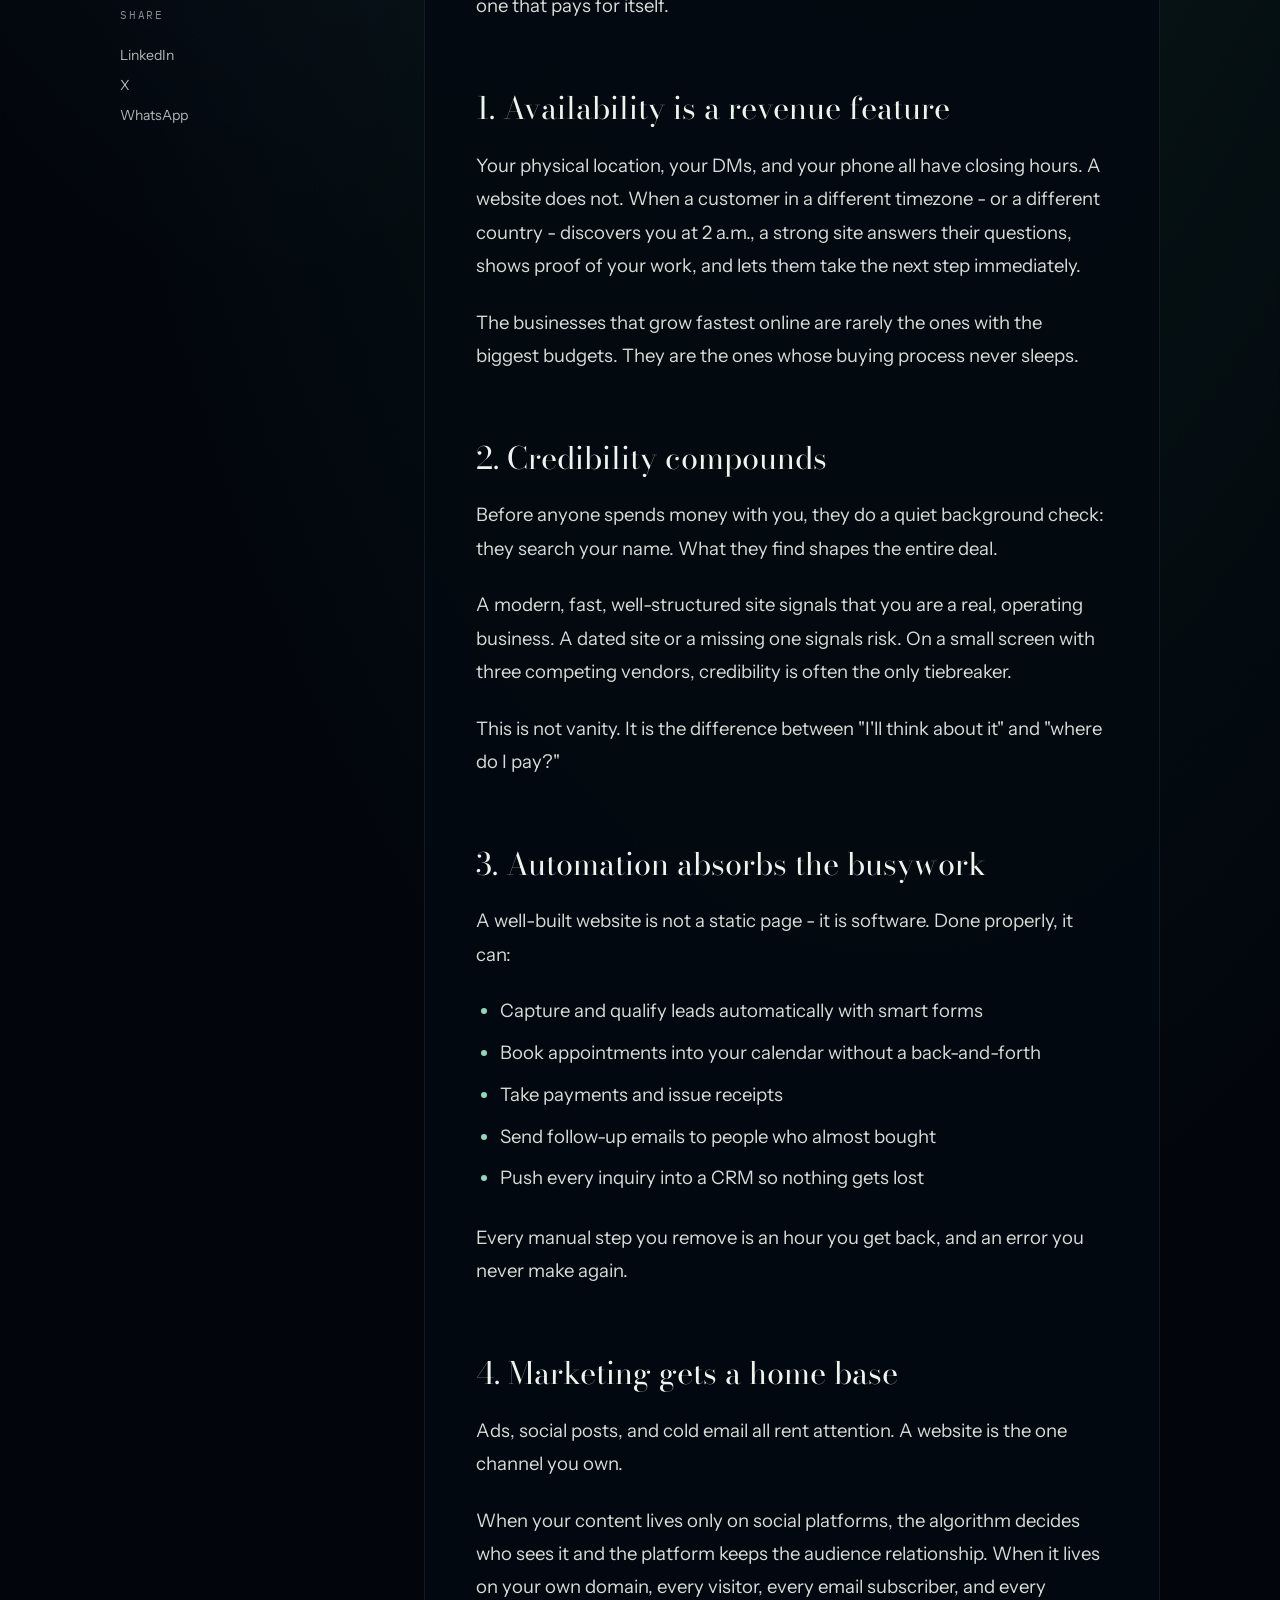
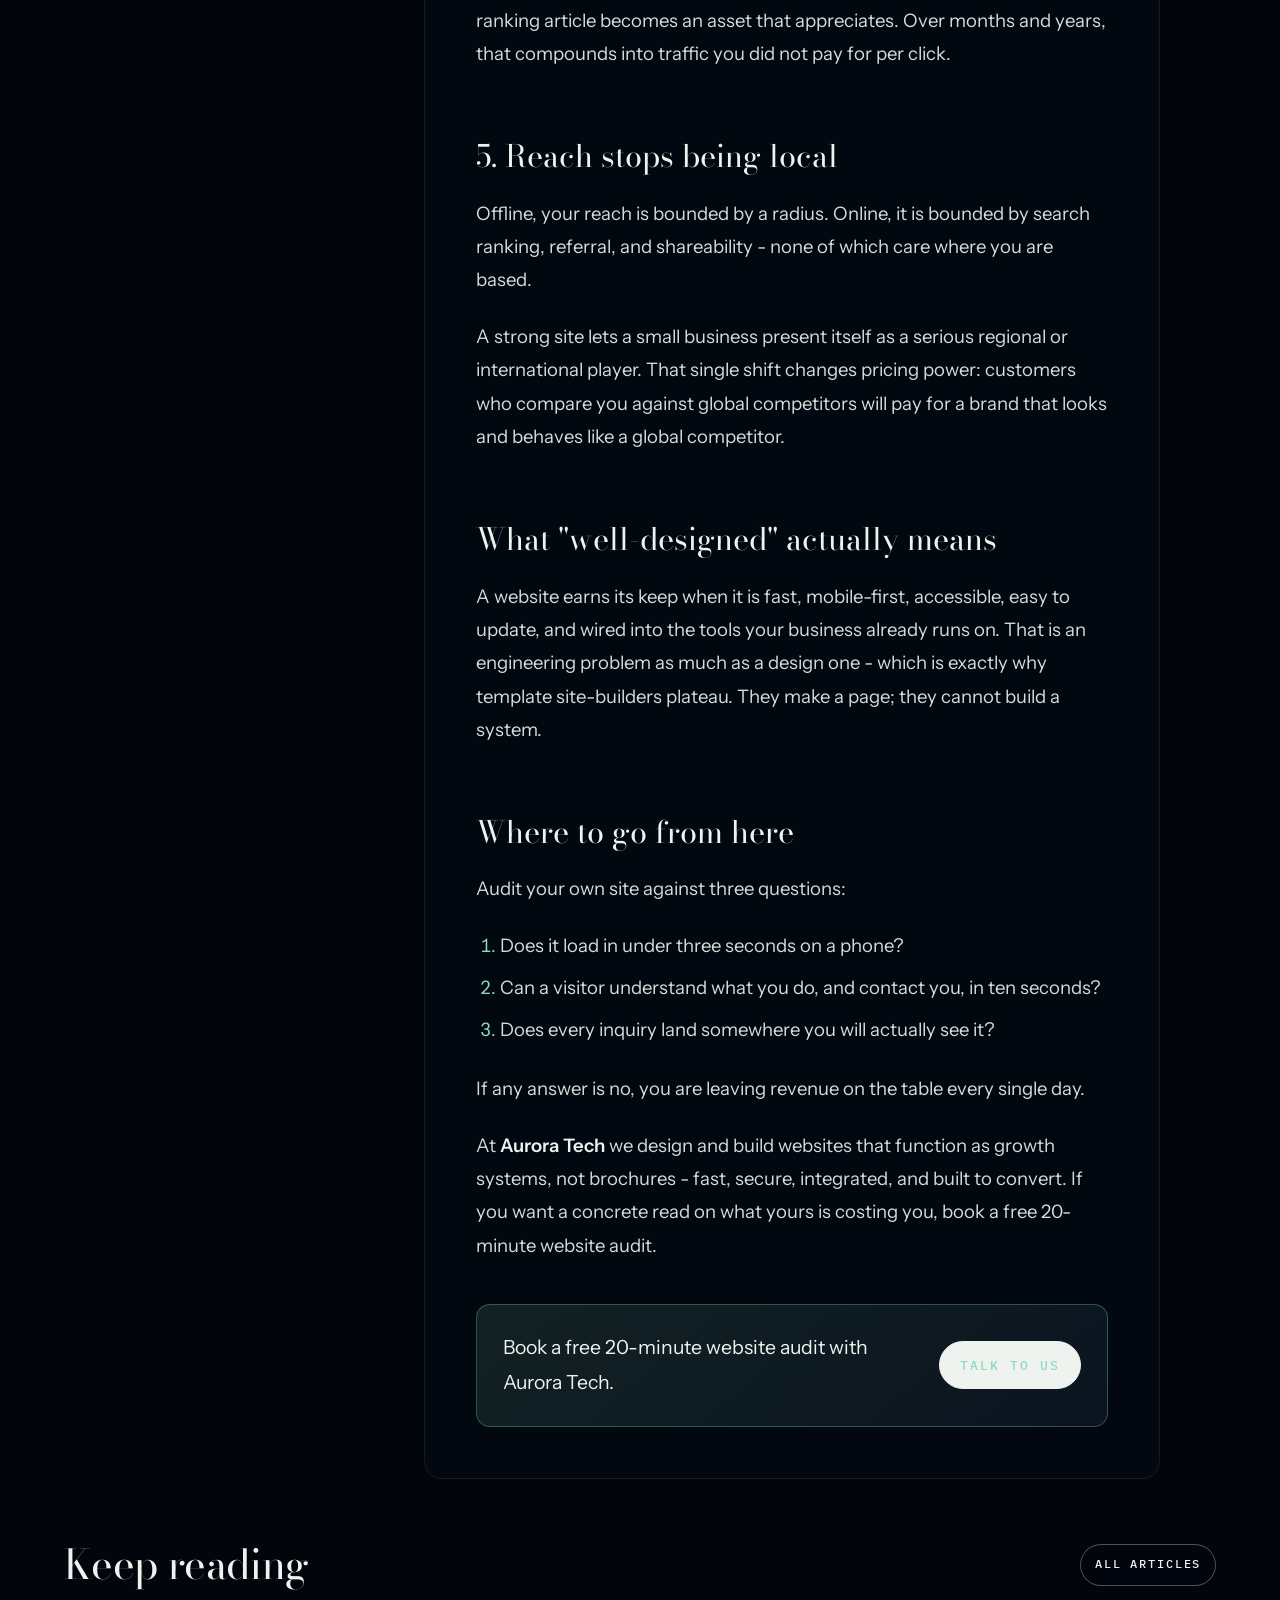
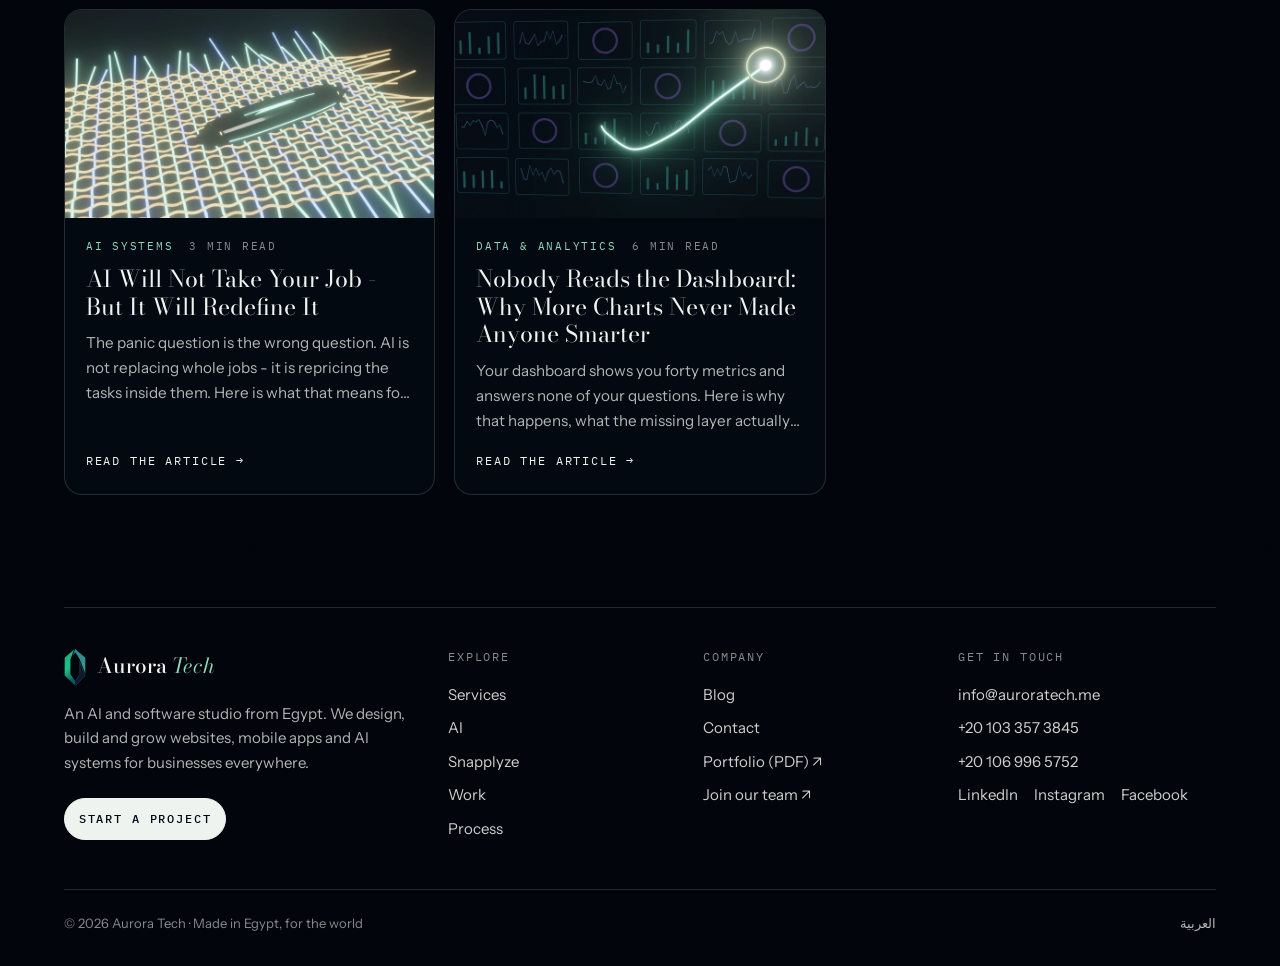
<file: blog/benefits-of-a-well-designed-website/index.html>
<!doctype html>
<html lang="en" dir="ltr">
<head>
<meta charset="utf-8">
<meta name="robots" content="noindex, nofollow">
<meta name="viewport" content="width=device-width, initial-scale=1, viewport-fit=cover">
<title>5 Reasons a Well-Designed Website Is Your Hardest-Working Salesperson | Aurora Tech</title>
<meta name="description" content="A well-designed website works 24/7: it builds credibility, automates sales, and reaches customers you&#x27;d never meet offline. Here are the five benefits that actually move revenue.">
<link rel="canonical" href="https://auroratech.me/blog/benefits-of-a-well-designed-website/">
<link rel="alternate" hreflang="en" href="https://auroratech.me/blog/benefits-of-a-well-designed-website/">
<link rel="alternate" hreflang="ar" href="https://auroratech.me/ar/blog/benefits-of-a-well-designed-website/">
<link rel="alternate" hreflang="x-default" href="https://auroratech.me/blog/benefits-of-a-well-designed-website/">
<meta property="og:type" content="article">
<meta property="og:site_name" content="Aurora Tech">
<meta property="og:locale" content="en_US">
<meta property="og:locale:alternate" content="ar_EG">
<meta property="og:url" content="https://auroratech.me/blog/benefits-of-a-well-designed-website/">
<meta property="og:title" content="5 Reasons a Well-Designed Website Is Your Hardest-Working Salesperson">
<meta property="og:description" content="A well-designed website works 24/7: it builds credibility, automates sales, and reaches customers you&#x27;d never meet offline. Here are the five benefits that actually move revenue.">
<meta property="og:image" content="https://auroratech.me/assets/blog/benefits-of-a-well-designed-website-og.jpg">
<meta property="og:image:width" content="1200">
<meta property="og:image:height" content="630">
<meta property="og:image:alt" content="5 Reasons a Well-Designed Website Is Your Hardest-Working Salesperson">
<meta name="twitter:card" content="summary_large_image">
<meta name="twitter:title" content="5 Reasons a Well-Designed Website Is Your Hardest-Working Salesperson">
<meta name="twitter:description" content="A well-designed website works 24/7: it builds credibility, automates sales, and reaches customers you&#x27;d never meet offline. Here are the five benefits that actually move revenue.">
<meta name="twitter:image" content="https://auroratech.me/assets/blog/benefits-of-a-well-designed-website-og.jpg">
<meta property="article:published_time" content="2026-10-14">
<meta property="article:section" content="Web Development">
<meta name="theme-color" content="#02060c">
<meta name="color-scheme" content="dark">
<meta name="format-detection" content="telephone=no">
<link rel="icon" href="/assets/brand/mark.svg" type="image/svg+xml">
<link rel="icon" href="/assets/brand/favicon-32.png" sizes="32x32" type="image/png">
<link rel="apple-touch-icon" href="/assets/brand/apple-touch-icon.png">
<link rel="manifest" href="/site.webmanifest">
<link rel="preconnect" href="https://fonts.googleapis.com">
<link rel="preconnect" href="https://fonts.gstatic.com" crossorigin>
<link rel="stylesheet" href="https://fonts.googleapis.com/css2?family=Bodoni+Moda:ital,opsz,wght@0,6..96,400..600;1,6..96,400..500&family=IBM+Plex+Mono:wght@400;500&family=Instrument+Sans:wght@400..600&display=swap">
<link rel="stylesheet" href="/css/style.css?v=8195a390d4">
<script type="importmap">{"imports":{"three":"/vendor/three/build/three.module.min.js?v=e9e06ff93c","three/addons/":"/vendor/three/addons/","lenis":"/vendor/lenis/lenis.mjs?v=01ac502365","/js/config.js":"/js/config.js?v=851ccfc3e2","/js/core/assets.js":"/js/core/assets.js?v=22f5679162","/js/core/lights.js":"/js/core/lights.js?v=9c84926ebd","/js/core/rig.js":"/js/core/rig.js?v=6dcc579abf","/js/core/snap.js":"/js/core/snap.js?v=0f694b008c","/js/core/stage.js":"/js/core/stage.js?v=196412346c","/js/gl/glsl.js":"/js/gl/glsl.js?v=edde05e750","/js/gl/ribbon.js":"/js/gl/ribbon.js?v=51fdc7a015","/js/i18n.js":"/js/i18n.js?v=1951179c57","/js/main.js":"/js/main.js?v=4091e4dd95","/js/page.js":"/js/page.js?v=b4913de136","/js/ui/audio.js":"/js/ui/audio.js?v=6b2705814b","/js/ui/cursor.js":"/js/ui/cursor.js?v=bd9ce0bdcc","/js/ui/labels.js":"/js/ui/labels.js?v=2dcdeea97a","/js/ui/mobile.js":"/js/ui/mobile.js?v=2f272cc02f","/js/ui/ui.js":"/js/ui/ui.js?v=e183e63424","/js/world/atmosphere.js":"/js/world/atmosphere.js?v=69c98d4153","/js/world/aurora.js":"/js/world/aurora.js?v=fdb65d5bd8","/js/world/creel.js":"/js/world/creel.js?v=0f60770f22","/js/world/finale.js":"/js/world/finale.js?v=4dae094cd0","/js/world/hall.js":"/js/world/hall.js?v=8da625a9de","/js/world/icons.js":"/js/world/icons.js?v=5b359e6b51","/js/world/layout.js":"/js/world/layout.js?v=56050fd4f4","/js/world/loom.js":"/js/world/loom.js?v=1e7e85d53a","/js/world/neural.js":"/js/world/neural.js?v=03e202eed9","/js/world/origin.js":"/js/world/origin.js?v=121b172b19","/js/world/snap.js":"/js/world/snap.js?v=da026c6297"}}</script>
<link rel="modulepreload" href="/js/page.js?v=b4913de136">
<link rel="modulepreload" href="/vendor/three/build/three.module.min.js?v=e9e06ff93c">
<link rel="modulepreload" href="/vendor/three/build/three.core.min.js">
<script type="application/ld+json">{"@context":"https://schema.org","@graph":[{"@type":"Organization","@id":"https://auroratech.me/#org","name":"Aurora Tech","alternateName":"أورورا تك","url":"https://auroratech.me/","logo":"https://auroratech.me/assets/brand/icon-512.png","email":"info@auroratech.me","telephone":["+201033573845","+201069965752"],"address":{"@type":"PostalAddress","addressCountry":"EG"},"areaServed":"Worldwide","sameAs":["https://www.linkedin.com/company/aurora-software-tech/","https://www.instagram.com/auroratech.me/","https://www.facebook.com/profile.php?id=61551227603812"]},{"@type":"BlogPosting","headline":"5 Reasons a Well-Designed Website Is Your Hardest-Working Salesperson","description":"A well-designed website works 24/7: it builds credibility, automates sales, and reaches customers you'd never meet offline. Here are the five benefits that actually move revenue.","inLanguage":"en","datePublished":"2026-10-14","dateModified":"2026-10-14","mainEntityOfPage":"https://auroratech.me/blog/benefits-of-a-well-designed-website/","image":"https://auroratech.me/assets/blog/benefits-of-a-well-designed-website-og.jpg","articleSection":"Web Development","keywords":"benefits of a well-designed website for business, business website benefits, why your business needs a website, website for small business","author":{"@id":"https://auroratech.me/#org"},"publisher":{"@id":"https://auroratech.me/#org"},"wordCount":649},{"@type":"BreadcrumbList","itemListElement":[{"@type":"ListItem","position":1,"name":"Home","item":"https://auroratech.me/"},{"@type":"ListItem","position":2,"name":"Blog","item":"https://auroratech.me/blog/"},{"@type":"ListItem","position":3,"name":"5 Reasons a Well-Designed Website Is Your Hardest-Working Salesperson","item":"https://auroratech.me/blog/benefits-of-a-well-designed-website/"}]}]}</script>
</head>
<body class="page-sub page-post">
<a class="skip" href="#main">Skip to content</a>
<canvas id="gl" aria-hidden="true"></canvas>
<div class="scrim" aria-hidden="true"><i class="scrim__s"></i><i class="scrim__e"></i><i class="scrim__b"></i></div>
<div id="labels" class="labels" aria-hidden="true"></div>
<header class="nav" id="nav">
  <a href="/" class="nav__brand" aria-label="Aurora Tech home">
    <img src="/assets/brand/mark.svg" alt="" width="22" height="38">
    <span class="nav__word" lang="en">Aurora<em>Tech</em></span>
  </a>
  <nav class="nav__links" aria-label="Main">
    <a href="/#services" data-chapter-link="services">Services</a>
    <a href="/#ai" data-chapter-link="ai">AI</a>
    <a href="/#snapplyze" data-chapter-link="snapplyze" lang="en">Snapplyze</a>
    <a href="/#work" data-chapter-link="work">Work</a>
    <a href="/blog/" data-chapter-link="journal">Blog</a>
  </nav>
  <div class="nav__right">
    <a class="nav__lang" href="/ar/blog/benefits-of-a-well-designed-website/" hreflang="ar" lang="ar">العربية</a>
    <button class="sound" id="sound-toggle" type="button" aria-pressed="false" aria-label="Turn sound on or off" data-on="on" data-off="off">
      <span class="sound__bars" aria-hidden="true"><i></i><i></i><i></i><i></i><i></i></span>
      <span class="sound__label">Sound <b>off</b></span>
    </button>
    <a href="/contact/" class="btn btn--pill nav__cta"><span>Start a project</span></a>
    <button class="menu-btn" id="menu-btn" type="button" aria-expanded="false" aria-controls="menu" aria-label="Open menu"><i></i><i></i></button>
  </div>
</header>

<div class="menu" id="menu" aria-hidden="true">
  <div class="menu__inner">
    <ol class="menu__list">
      <li><a href="/#hero"><span class="mono">00</span>Intro</a></li>
      <li><a href="/#origin"><span class="mono">01</span>Our story</a></li>
      <li><a href="/#services"><span class="mono">02</span>Services</a></li>
      <li><a href="/#ai"><span class="mono">03</span>AI</a></li>
      <li><a href="/#snapplyze"><span class="mono">04</span><span lang="en">Snapplyze</span></a></li>
      <li><a href="/#work"><span class="mono">05</span>Our work</a></li>
      <li><a href="/#process"><span class="mono">06</span>How we work</a></li>
      <li><a href="/blog/"><span class="mono">07</span>Blog</a></li>
      <li><a href="/contact/"><span class="mono">08</span>Contact</a></li>
    </ol>
    <div class="menu__aside">
      <a class="btn btn--light" href="/contact/"><span>Start a project</span></a>
      <a href="mailto:info@auroratech.me" class="mono">info@auroratech.me</a>
      <a href="tel:+201033573845" class="mono" dir="ltr">+20 103 357 3845</a>
      <a href="https://wa.me/201033573845" class="mono" target="_blank" rel="noopener">WhatsApp ↗</a>
      <a href="/ar/blog/benefits-of-a-well-designed-website/" hreflang="ar" lang="ar" class="menu__lang">العربية</a>
    </div>
  </div>
</div>

<main id="main">
<article class="post">
  <header class="post__head wrap wrap--post">
    <nav class="crumbs" aria-label="Breadcrumb"><a href="/">Home</a><span aria-hidden="true">/</span><a href="/blog/">Blog</a></nav>
    <p class="post__meta"><span class="post__cat">Web Development</span><span>3 min read</span><time datetime="2026-10-14">14 October 2026</time></p>
    <h1 class="post__title">5 Reasons a Well-Designed Website Is Your Hardest-Working Salesperson</h1>
    <p class="post__desc">A well-designed website works 24/7: it builds credibility, automates sales, and reaches customers you&#x27;d never meet offline. Here are the five benefits that actually move revenue.</p>
    <p class="post__by">By Aurora Tech</p>
  </header>
  <figure class="post__cover wrap wrap--wide"><img src="/assets/blog/benefits-of-a-well-designed-website.webp" alt="" width="1600" height="900" fetchpriority="high"></figure>
  <div class="post__layout wrap wrap--wide">
    <aside class="post__toc" aria-label="In this article">
      <p class="post__toc-h">In this article</p>
      <ol><li><a href="#1-availability-is-a-revenue-feature">1. Availability is a revenue feature</a></li><li><a href="#2-credibility-compounds">2. Credibility compounds</a></li><li><a href="#3-automation-absorbs-the-busywork">3. Automation absorbs the busywork</a></li><li><a href="#4-marketing-gets-a-home-base">4. Marketing gets a home base</a></li><li><a href="#5-reach-stops-being-local">5. Reach stops being local</a></li><li><a href="#what-well-designed-actually-means">What &quot;well-designed&quot; actually means</a></li><li><a href="#where-to-go-from-here">Where to go from here</a></li></ol>
      <div class="post__share">
        <p class="post__toc-h">Share</p>
        <a href="https://www.linkedin.com/sharing/share-offsite/?url=https://auroratech.me/blog/benefits-of-a-well-designed-website/" target="_blank" rel="noopener">LinkedIn</a>
        <a href="https://twitter.com/intent/tweet?url=https://auroratech.me/blog/benefits-of-a-well-designed-website/&text=5 Reasons a Well-Designed Website Is Your Hardest-Working Salesperson" target="_blank" rel="noopener">X</a>
        <a href="https://wa.me/?text=https://auroratech.me/blog/benefits-of-a-well-designed-website/" target="_blank" rel="noopener">WhatsApp</a>
      </div>
    </aside>
    <div class="prose">
<p>Most business owners think of a website as a brochure. That framing is why so many sites underperform. A website is not a brochure - it is the only member of your team that sells every hour of every day, to every visitor, in every timezone, without a salary.</p>
<p>But &quot;having a website&quot; and &quot;having a website that earns&quot; are different things. Here are the five benefits that separate a site that just exists from one that pays for itself.</p>
<h2 id="1-availability-is-a-revenue-feature">1. Availability is a revenue feature</h2>
<p>Your physical location, your DMs, and your phone all have closing hours. A website does not. When a customer in a different timezone - or a different country - discovers you at 2 a.m., a strong site answers their questions, shows proof of your work, and lets them take the next step immediately.</p>
<p>The businesses that grow fastest online are rarely the ones with the biggest budgets. They are the ones whose buying process never sleeps.</p>
<h2 id="2-credibility-compounds">2. Credibility compounds</h2>
<p>Before anyone spends money with you, they do a quiet background check: they search your name. What they find shapes the entire deal.</p>
<p>A modern, fast, well-structured site signals that you are a real, operating business. A dated site or a missing one signals risk. On a small screen with three competing vendors, credibility is often the only tiebreaker.</p>
<p>This is not vanity. It is the difference between &quot;I&#x27;ll think about it&quot; and &quot;where do I pay?&quot;</p>
<h2 id="3-automation-absorbs-the-busywork">3. Automation absorbs the busywork</h2>
<p>A well-built website is not a static page - it is software. Done properly, it can:</p>
<ul><li>Capture and qualify leads automatically with smart forms</li><li>Book appointments into your calendar without a back-and-forth</li><li>Take payments and issue receipts</li><li>Send follow-up emails to people who almost bought</li><li>Push every inquiry into a CRM so nothing gets lost</li></ul>
<p>Every manual step you remove is an hour you get back, and an error you never make again.</p>
<h2 id="4-marketing-gets-a-home-base">4. Marketing gets a home base</h2>
<p>Ads, social posts, and cold email all rent attention. A website is the one channel you own.</p>
<p>When your content lives only on social platforms, the algorithm decides who sees it and the platform keeps the audience relationship. When it lives on your own domain, every visitor, every email subscriber, and every ranking article becomes an asset that appreciates. Over months and years, that compounds into traffic you did not pay for per click.</p>
<h2 id="5-reach-stops-being-local">5. Reach stops being local</h2>
<p>Offline, your reach is bounded by a radius. Online, it is bounded by search ranking, referral, and shareability - none of which care where you are based.</p>
<p>A strong site lets a small business present itself as a serious regional or international player. That single shift changes pricing power: customers who compare you against global competitors will pay for a brand that looks and behaves like a global competitor.</p>
<h2 id="what-well-designed-actually-means">What &quot;well-designed&quot; actually means</h2>
<p>A website earns its keep when it is fast, mobile-first, accessible, easy to update, and wired into the tools your business already runs on. That is an engineering problem as much as a design one - which is exactly why template site-builders plateau. They make a page; they cannot build a system.</p>
<h2 id="where-to-go-from-here">Where to go from here</h2>
<p>Audit your own site against three questions:</p>
<ol><li>Does it load in under three seconds on a phone?</li><li>Can a visitor understand what you do, and contact you, in ten seconds?</li><li>Does every inquiry land somewhere you will actually see it?</li></ol>
<p>If any answer is no, you are leaving revenue on the table every single day.</p>
<p>At <strong>Aurora Tech</strong> we design and build websites that function as growth systems, not brochures - fast, secure, integrated, and built to convert. If you want a concrete read on what yours is costing you, book a free 20-minute website audit.</p>
      <aside class="post__cta">
        <p>Book a free 20-minute website audit with Aurora Tech.</p>
        <a class="btn btn--light" href="/contact/"><span>Talk to us</span></a>
      </aside>
    </div>
  </div>
  <footer class="post__foot wrap wrap--wide">
    <div class="post__foot-head"><h2 class="h2">Keep reading</h2><a class="btn btn--ghost btn--sm" href="/blog/"><span>All articles</span></a></div>
    <div class="blog-grid blog-grid--related"><article class="post-card">
  <a class="post-card__link" href="/blog/ai-will-not-take-your-job/" aria-label="AI Will Not Take Your Job - But It Will Redefine It">
    <figure class="post-card__img"><img src="/assets/blog/ai-will-not-take-your-job.webp" alt="" width="1600" height="900" loading="lazy" decoding="async"></figure>
    <div class="post-card__body">
      <p class="post-card__meta mono"><span>AI Systems</span><span>3 min read</span></p>
      <h3 class="post-card__title">AI Will Not Take Your Job - But It Will Redefine It</h3>
      <p class="post-card__desc">The panic question is the wrong question. AI is not replacing whole jobs - it is repricing the tasks inside them. Here is what that means for your career, with a clear-eyed view.</p>
      <span class="post-card__more mono">Read the article <i aria-hidden="true">→</i></span>
    </div>
  </a>
</article>
<article class="post-card">
  <a class="post-card__link" href="/blog/nobody-reads-the-dashboard/" aria-label="Nobody Reads the Dashboard: Why More Charts Never Made Anyone Smarter">
    <figure class="post-card__img"><img src="/assets/blog/nobody-reads-the-dashboard.webp" alt="" width="1600" height="900" loading="lazy" decoding="async"></figure>
    <div class="post-card__body">
      <p class="post-card__meta mono"><span>Data &amp; Analytics</span><span>6 min read</span></p>
      <h3 class="post-card__title">Nobody Reads the Dashboard: Why More Charts Never Made Anyone Smarter</h3>
      <p class="post-card__desc">Your dashboard shows you forty metrics and answers none of your questions. Here is why that happens, what the missing layer actually is, and how to get it without hiring an analyst.</p>
      <span class="post-card__more mono">Read the article <i aria-hidden="true">→</i></span>
    </div>
  </a>
</article></div>
  </footer>
</article>

</main>
<footer class="site-footer">
  <div class="site-footer__grid">
    <div class="site-footer__brand">
      <a href="/" class="nav__brand" aria-label="Aurora Tech home">
        <img src="/assets/brand/mark.svg" alt="" width="22" height="38" loading="lazy">
        <span class="nav__word" lang="en">Aurora<em>Tech</em></span>
      </a>
      <p>An AI and software studio from Egypt. We design, build and grow websites, mobile apps and AI systems for businesses everywhere.</p>
      <a class="btn btn--light btn--sm" href="/contact/"><span>Start a project</span></a>
    </div>
    <nav aria-labelledby="f-explore">
      <h2 id="f-explore" class="site-footer__h">Explore</h2>
      <ul>
        <li><a href="/#services">Services</a></li>
        <li><a href="/#ai">AI</a></li>
        <li><a href="/#snapplyze" lang="en">Snapplyze</a></li>
        <li><a href="/#work">Work</a></li>
        <li><a href="/#process">Process</a></li>
      </ul>
    </nav>
    <nav aria-labelledby="f-company">
      <h2 id="f-company" class="site-footer__h">Company</h2>
      <ul>
        <li><a href="/blog/">Blog</a></li>
        <li><a href="/contact/">Contact</a></li>
        <li><a href="/assets/docs/Aurora-Tech-Portfolio.pdf" target="_blank" rel="noopener">Portfolio (PDF) ↗</a></li>
        <li><a href="https://forms.gle/auo2Fq7QRErQFGbt9" target="_blank" rel="noopener">Join our team ↗</a></li>
      </ul>
    </nav>
    <div>
      <h2 class="site-footer__h">Get in touch</h2>
      <ul>
        <li><a href="mailto:info@auroratech.me">info@auroratech.me</a></li>
        <li><a href="tel:+201033573845" dir="ltr">+20 103 357 3845</a></li>
        <li><a href="tel:+201069965752" dir="ltr">+20 106 996 5752</a></li>
        <li class="site-footer__social">
          <a href="https://www.linkedin.com/company/aurora-software-tech/" target="_blank" rel="noopener">LinkedIn</a>
          <a href="https://www.instagram.com/auroratech.me/" target="_blank" rel="noopener">Instagram</a>
          <a href="https://www.facebook.com/profile.php?id=61551227603812" target="_blank" rel="noopener">Facebook</a>
        </li>
      </ul>
    </div>
  </div>
  <div class="site-footer__base">
    <span>© 2026 Aurora Tech · Made in Egypt, for the world</span>
    <a href="/ar/blog/benefits-of-a-well-designed-website/" hreflang="ar" lang="ar">العربية</a>
  </div>
</footer>

<canvas id="cursor-thread" aria-hidden="true"></canvas>
<script type="module" src="/js/page.js?v=b4913de136"></script>
</body>
</html>
</file>
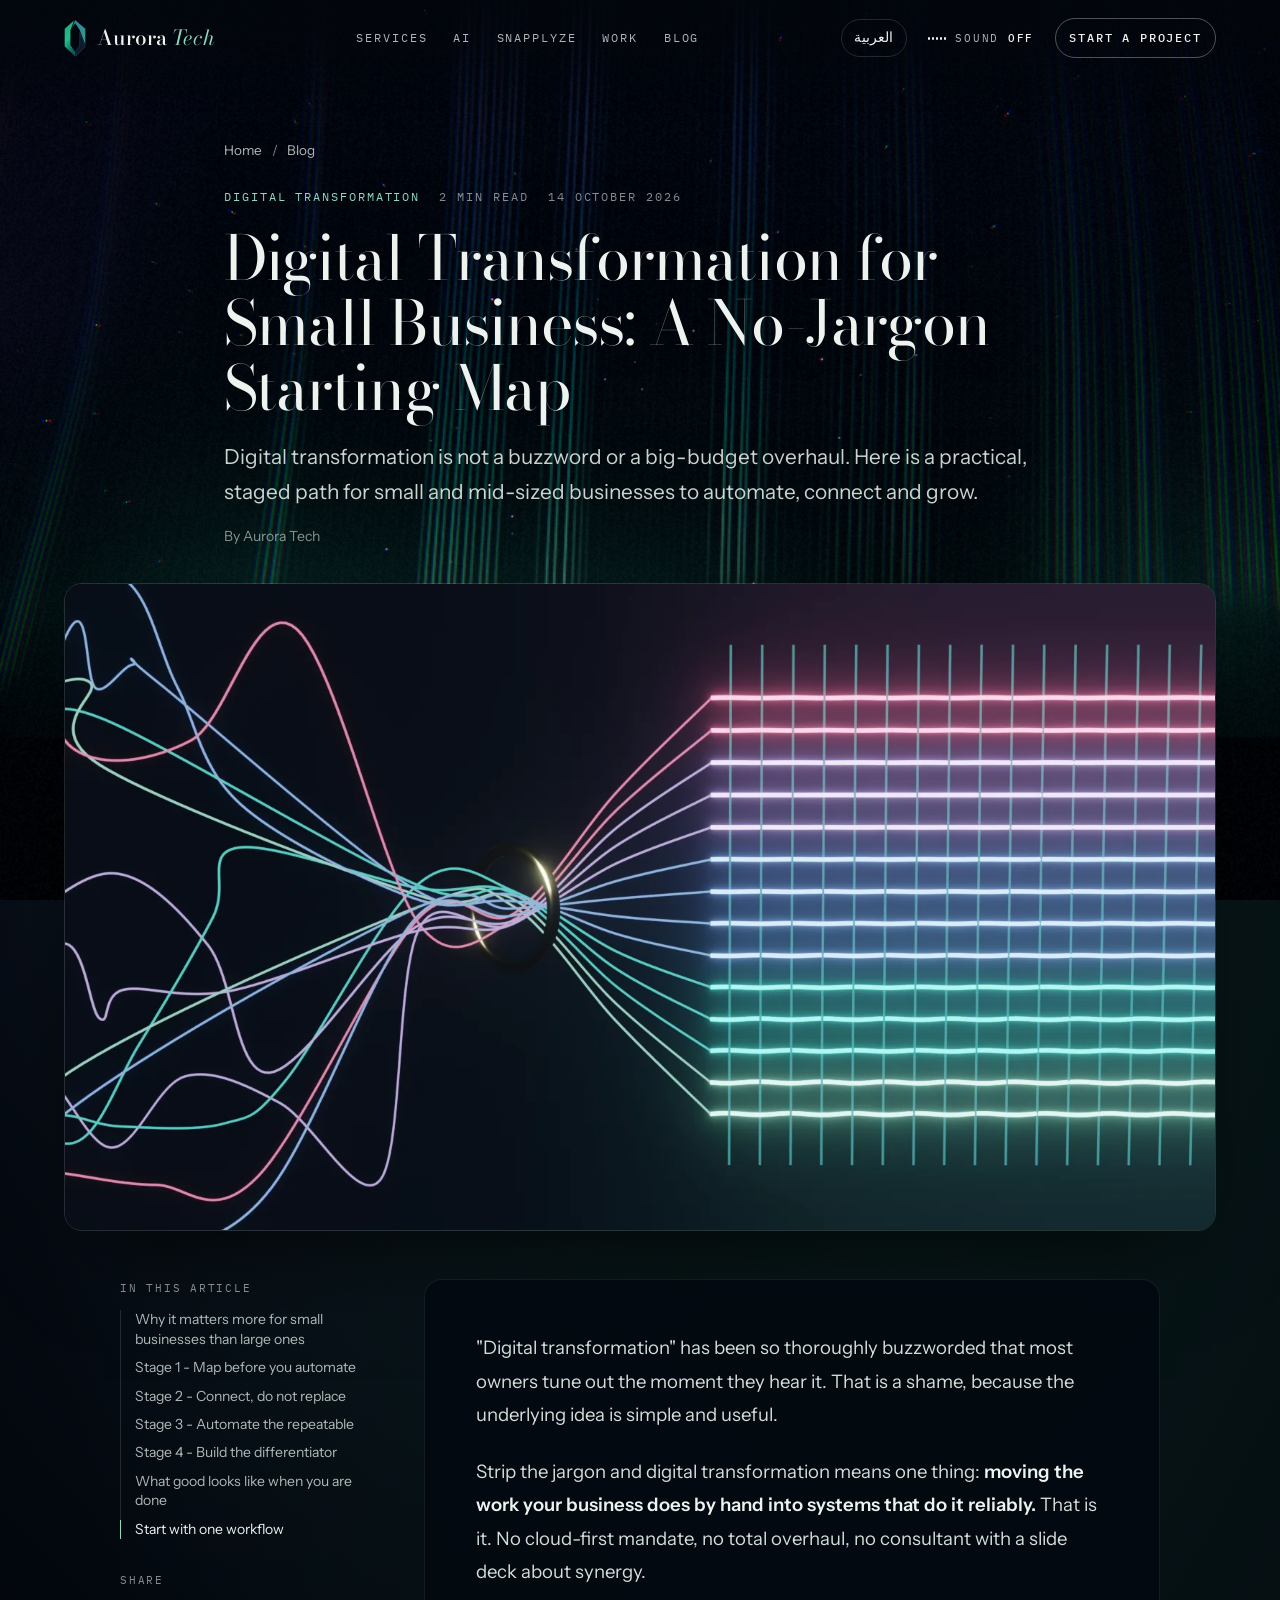
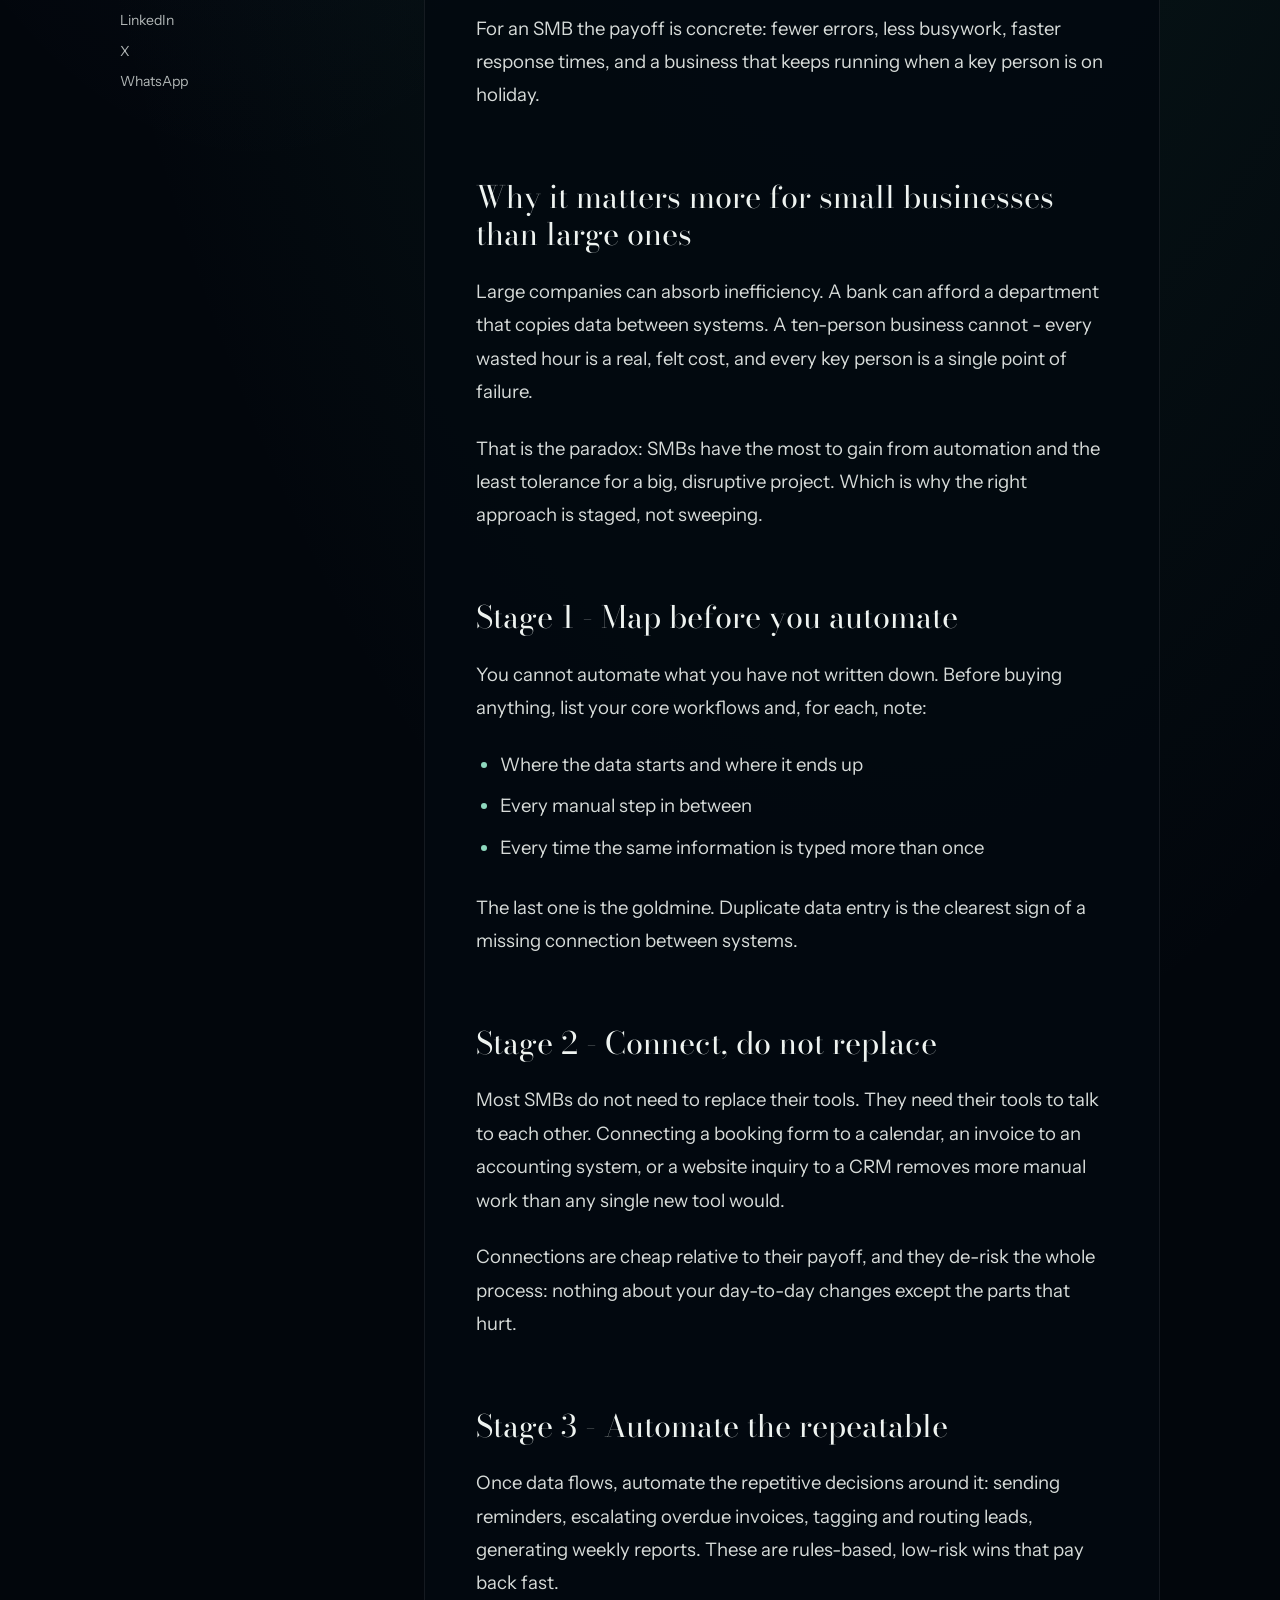
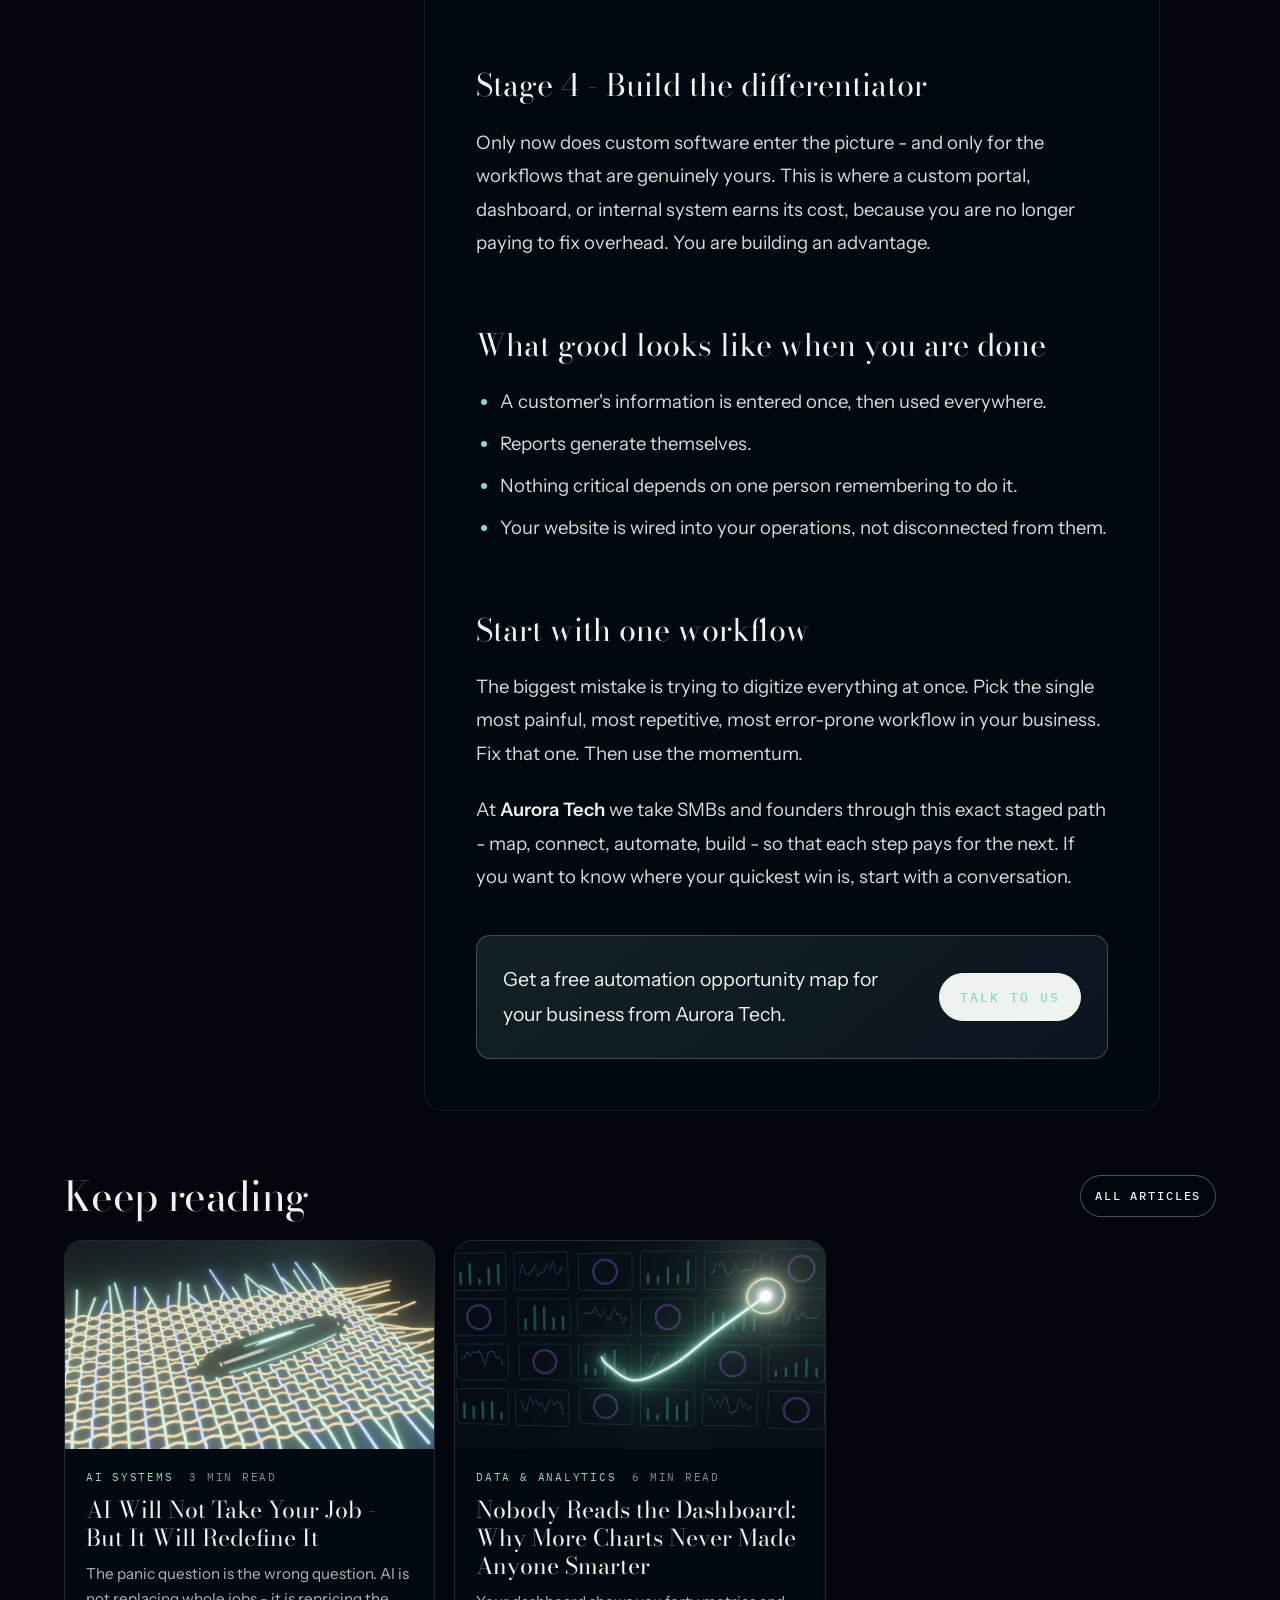
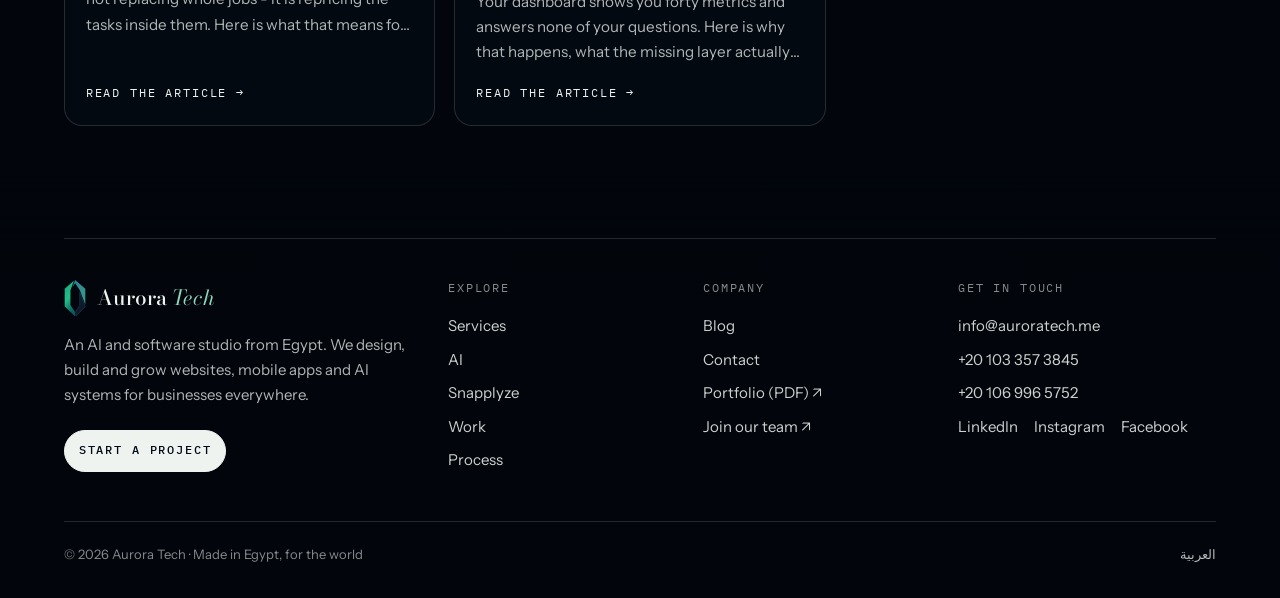
<file: blog/digital-transformation-for-smbs/index.html>
<!doctype html>
<html lang="en" dir="ltr">
<head>
<meta charset="utf-8">
<meta name="robots" content="noindex, nofollow">
<meta name="viewport" content="width=device-width, initial-scale=1, viewport-fit=cover">
<title>Digital Transformation for Small Business: A No-Jargon Starting Map | Aurora Tech</title>
<meta name="description" content="Digital transformation is not a buzzword or a big-budget overhaul. Here is a practical, staged path for small and mid-sized businesses to automate, connect and grow.">
<link rel="canonical" href="https://auroratech.me/blog/digital-transformation-for-smbs/">
<link rel="alternate" hreflang="en" href="https://auroratech.me/blog/digital-transformation-for-smbs/">
<link rel="alternate" hreflang="ar" href="https://auroratech.me/ar/blog/digital-transformation-for-smbs/">
<link rel="alternate" hreflang="x-default" href="https://auroratech.me/blog/digital-transformation-for-smbs/">
<meta property="og:type" content="article">
<meta property="og:site_name" content="Aurora Tech">
<meta property="og:locale" content="en_US">
<meta property="og:locale:alternate" content="ar_EG">
<meta property="og:url" content="https://auroratech.me/blog/digital-transformation-for-smbs/">
<meta property="og:title" content="Digital Transformation for Small Business: A No-Jargon Starting Map">
<meta property="og:description" content="Digital transformation is not a buzzword or a big-budget overhaul. Here is a practical, staged path for small and mid-sized businesses to automate, connect and grow.">
<meta property="og:image" content="https://auroratech.me/assets/blog/digital-transformation-for-smbs-og.jpg">
<meta property="og:image:width" content="1200">
<meta property="og:image:height" content="630">
<meta property="og:image:alt" content="Digital Transformation for Small Business: A No-Jargon Starting Map">
<meta name="twitter:card" content="summary_large_image">
<meta name="twitter:title" content="Digital Transformation for Small Business: A No-Jargon Starting Map">
<meta name="twitter:description" content="Digital transformation is not a buzzword or a big-budget overhaul. Here is a practical, staged path for small and mid-sized businesses to automate, connect and grow.">
<meta name="twitter:image" content="https://auroratech.me/assets/blog/digital-transformation-for-smbs-og.jpg">
<meta property="article:published_time" content="2026-10-14">
<meta property="article:section" content="Digital Transformation">
<meta name="theme-color" content="#02060c">
<meta name="color-scheme" content="dark">
<meta name="format-detection" content="telephone=no">
<link rel="icon" href="/assets/brand/mark.svg" type="image/svg+xml">
<link rel="icon" href="/assets/brand/favicon-32.png" sizes="32x32" type="image/png">
<link rel="apple-touch-icon" href="/assets/brand/apple-touch-icon.png">
<link rel="manifest" href="/site.webmanifest">
<link rel="preconnect" href="https://fonts.googleapis.com">
<link rel="preconnect" href="https://fonts.gstatic.com" crossorigin>
<link rel="stylesheet" href="https://fonts.googleapis.com/css2?family=Bodoni+Moda:ital,opsz,wght@0,6..96,400..600;1,6..96,400..500&family=IBM+Plex+Mono:wght@400;500&family=Instrument+Sans:wght@400..600&display=swap">
<link rel="stylesheet" href="/css/style.css?v=8195a390d4">
<script type="importmap">{"imports":{"three":"/vendor/three/build/three.module.min.js?v=e9e06ff93c","three/addons/":"/vendor/three/addons/","lenis":"/vendor/lenis/lenis.mjs?v=01ac502365","/js/config.js":"/js/config.js?v=851ccfc3e2","/js/core/assets.js":"/js/core/assets.js?v=22f5679162","/js/core/lights.js":"/js/core/lights.js?v=9c84926ebd","/js/core/rig.js":"/js/core/rig.js?v=6dcc579abf","/js/core/snap.js":"/js/core/snap.js?v=0f694b008c","/js/core/stage.js":"/js/core/stage.js?v=196412346c","/js/gl/glsl.js":"/js/gl/glsl.js?v=edde05e750","/js/gl/ribbon.js":"/js/gl/ribbon.js?v=51fdc7a015","/js/i18n.js":"/js/i18n.js?v=1951179c57","/js/main.js":"/js/main.js?v=4091e4dd95","/js/page.js":"/js/page.js?v=b4913de136","/js/ui/audio.js":"/js/ui/audio.js?v=6b2705814b","/js/ui/cursor.js":"/js/ui/cursor.js?v=bd9ce0bdcc","/js/ui/labels.js":"/js/ui/labels.js?v=2dcdeea97a","/js/ui/mobile.js":"/js/ui/mobile.js?v=2f272cc02f","/js/ui/ui.js":"/js/ui/ui.js?v=e183e63424","/js/world/atmosphere.js":"/js/world/atmosphere.js?v=69c98d4153","/js/world/aurora.js":"/js/world/aurora.js?v=fdb65d5bd8","/js/world/creel.js":"/js/world/creel.js?v=0f60770f22","/js/world/finale.js":"/js/world/finale.js?v=4dae094cd0","/js/world/hall.js":"/js/world/hall.js?v=8da625a9de","/js/world/icons.js":"/js/world/icons.js?v=5b359e6b51","/js/world/layout.js":"/js/world/layout.js?v=56050fd4f4","/js/world/loom.js":"/js/world/loom.js?v=1e7e85d53a","/js/world/neural.js":"/js/world/neural.js?v=03e202eed9","/js/world/origin.js":"/js/world/origin.js?v=121b172b19","/js/world/snap.js":"/js/world/snap.js?v=da026c6297"}}</script>
<link rel="modulepreload" href="/js/page.js?v=b4913de136">
<link rel="modulepreload" href="/vendor/three/build/three.module.min.js?v=e9e06ff93c">
<link rel="modulepreload" href="/vendor/three/build/three.core.min.js">
<script type="application/ld+json">{"@context":"https://schema.org","@graph":[{"@type":"Organization","@id":"https://auroratech.me/#org","name":"Aurora Tech","alternateName":"أورورا تك","url":"https://auroratech.me/","logo":"https://auroratech.me/assets/brand/icon-512.png","email":"info@auroratech.me","telephone":["+201033573845","+201069965752"],"address":{"@type":"PostalAddress","addressCountry":"EG"},"areaServed":"Worldwide","sameAs":["https://www.linkedin.com/company/aurora-software-tech/","https://www.instagram.com/auroratech.me/","https://www.facebook.com/profile.php?id=61551227603812"]},{"@type":"BlogPosting","headline":"Digital Transformation for Small Business: A No-Jargon Starting Map","description":"Digital transformation is not a buzzword or a big-budget overhaul. Here is a practical, staged path for small and mid-sized businesses to automate, connect and grow.","inLanguage":"en","datePublished":"2026-10-14","dateModified":"2026-10-14","mainEntityOfPage":"https://auroratech.me/blog/digital-transformation-for-smbs/","image":"https://auroratech.me/assets/blog/digital-transformation-for-smbs-og.jpg","articleSection":"Digital Transformation","keywords":"digital transformation for small business, digital transformation, business automation, digitizing a business","author":{"@id":"https://auroratech.me/#org"},"publisher":{"@id":"https://auroratech.me/#org"},"wordCount":538},{"@type":"BreadcrumbList","itemListElement":[{"@type":"ListItem","position":1,"name":"Home","item":"https://auroratech.me/"},{"@type":"ListItem","position":2,"name":"Blog","item":"https://auroratech.me/blog/"},{"@type":"ListItem","position":3,"name":"Digital Transformation for Small Business: A No-Jargon Starting Map","item":"https://auroratech.me/blog/digital-transformation-for-smbs/"}]}]}</script>
</head>
<body class="page-sub page-post">
<a class="skip" href="#main">Skip to content</a>
<canvas id="gl" aria-hidden="true"></canvas>
<div class="scrim" aria-hidden="true"><i class="scrim__s"></i><i class="scrim__e"></i><i class="scrim__b"></i></div>
<div id="labels" class="labels" aria-hidden="true"></div>
<header class="nav" id="nav">
  <a href="/" class="nav__brand" aria-label="Aurora Tech home">
    <img src="/assets/brand/mark.svg" alt="" width="22" height="38">
    <span class="nav__word" lang="en">Aurora<em>Tech</em></span>
  </a>
  <nav class="nav__links" aria-label="Main">
    <a href="/#services" data-chapter-link="services">Services</a>
    <a href="/#ai" data-chapter-link="ai">AI</a>
    <a href="/#snapplyze" data-chapter-link="snapplyze" lang="en">Snapplyze</a>
    <a href="/#work" data-chapter-link="work">Work</a>
    <a href="/blog/" data-chapter-link="journal">Blog</a>
  </nav>
  <div class="nav__right">
    <a class="nav__lang" href="/ar/blog/digital-transformation-for-smbs/" hreflang="ar" lang="ar">العربية</a>
    <button class="sound" id="sound-toggle" type="button" aria-pressed="false" aria-label="Turn sound on or off" data-on="on" data-off="off">
      <span class="sound__bars" aria-hidden="true"><i></i><i></i><i></i><i></i><i></i></span>
      <span class="sound__label">Sound <b>off</b></span>
    </button>
    <a href="/contact/" class="btn btn--pill nav__cta"><span>Start a project</span></a>
    <button class="menu-btn" id="menu-btn" type="button" aria-expanded="false" aria-controls="menu" aria-label="Open menu"><i></i><i></i></button>
  </div>
</header>

<div class="menu" id="menu" aria-hidden="true">
  <div class="menu__inner">
    <ol class="menu__list">
      <li><a href="/#hero"><span class="mono">00</span>Intro</a></li>
      <li><a href="/#origin"><span class="mono">01</span>Our story</a></li>
      <li><a href="/#services"><span class="mono">02</span>Services</a></li>
      <li><a href="/#ai"><span class="mono">03</span>AI</a></li>
      <li><a href="/#snapplyze"><span class="mono">04</span><span lang="en">Snapplyze</span></a></li>
      <li><a href="/#work"><span class="mono">05</span>Our work</a></li>
      <li><a href="/#process"><span class="mono">06</span>How we work</a></li>
      <li><a href="/blog/"><span class="mono">07</span>Blog</a></li>
      <li><a href="/contact/"><span class="mono">08</span>Contact</a></li>
    </ol>
    <div class="menu__aside">
      <a class="btn btn--light" href="/contact/"><span>Start a project</span></a>
      <a href="mailto:info@auroratech.me" class="mono">info@auroratech.me</a>
      <a href="tel:+201033573845" class="mono" dir="ltr">+20 103 357 3845</a>
      <a href="https://wa.me/201033573845" class="mono" target="_blank" rel="noopener">WhatsApp ↗</a>
      <a href="/ar/blog/digital-transformation-for-smbs/" hreflang="ar" lang="ar" class="menu__lang">العربية</a>
    </div>
  </div>
</div>

<main id="main">
<article class="post">
  <header class="post__head wrap wrap--post">
    <nav class="crumbs" aria-label="Breadcrumb"><a href="/">Home</a><span aria-hidden="true">/</span><a href="/blog/">Blog</a></nav>
    <p class="post__meta"><span class="post__cat">Digital Transformation</span><span>2 min read</span><time datetime="2026-10-14">14 October 2026</time></p>
    <h1 class="post__title">Digital Transformation for Small Business: A No-Jargon Starting Map</h1>
    <p class="post__desc">Digital transformation is not a buzzword or a big-budget overhaul. Here is a practical, staged path for small and mid-sized businesses to automate, connect and grow.</p>
    <p class="post__by">By Aurora Tech</p>
  </header>
  <figure class="post__cover wrap wrap--wide"><img src="/assets/blog/digital-transformation-for-smbs.webp" alt="" width="1600" height="900" fetchpriority="high"></figure>
  <div class="post__layout wrap wrap--wide">
    <aside class="post__toc" aria-label="In this article">
      <p class="post__toc-h">In this article</p>
      <ol><li><a href="#why-it-matters-more-for-small-businesses-than-large-ones">Why it matters more for small businesses than large ones</a></li><li><a href="#stage-1-map-before-you-automate">Stage 1 - Map before you automate</a></li><li><a href="#stage-2-connect-do-not-replace">Stage 2 - Connect, do not replace</a></li><li><a href="#stage-3-automate-the-repeatable">Stage 3 - Automate the repeatable</a></li><li><a href="#stage-4-build-the-differentiator">Stage 4 - Build the differentiator</a></li><li><a href="#what-good-looks-like-when-you-are-done">What good looks like when you are done</a></li><li><a href="#start-with-one-workflow">Start with one workflow</a></li></ol>
      <div class="post__share">
        <p class="post__toc-h">Share</p>
        <a href="https://www.linkedin.com/sharing/share-offsite/?url=https://auroratech.me/blog/digital-transformation-for-smbs/" target="_blank" rel="noopener">LinkedIn</a>
        <a href="https://twitter.com/intent/tweet?url=https://auroratech.me/blog/digital-transformation-for-smbs/&text=Digital Transformation for Small Business: A No-Jargon Starting Map" target="_blank" rel="noopener">X</a>
        <a href="https://wa.me/?text=https://auroratech.me/blog/digital-transformation-for-smbs/" target="_blank" rel="noopener">WhatsApp</a>
      </div>
    </aside>
    <div class="prose">
<p>&quot;Digital transformation&quot; has been so thoroughly buzzworded that most owners tune out the moment they hear it. That is a shame, because the underlying idea is simple and useful.</p>
<p>Strip the jargon and digital transformation means one thing: <strong>moving the work your business does by hand into systems that do it reliably.</strong> That is it. No cloud-first mandate, no total overhaul, no consultant with a slide deck about synergy.</p>
<p>For an SMB the payoff is concrete: fewer errors, less busywork, faster response times, and a business that keeps running when a key person is on holiday.</p>
<h2 id="why-it-matters-more-for-small-businesses-than-large-ones">Why it matters more for small businesses than large ones</h2>
<p>Large companies can absorb inefficiency. A bank can afford a department that copies data between systems. A ten-person business cannot - every wasted hour is a real, felt cost, and every key person is a single point of failure.</p>
<p>That is the paradox: SMBs have the most to gain from automation and the least tolerance for a big, disruptive project. Which is why the right approach is staged, not sweeping.</p>
<h2 id="stage-1-map-before-you-automate">Stage 1 - Map before you automate</h2>
<p>You cannot automate what you have not written down. Before buying anything, list your core workflows and, for each, note:</p>
<ul><li>Where the data starts and where it ends up</li><li>Every manual step in between</li><li>Every time the same information is typed more than once</li></ul>
<p>The last one is the goldmine. Duplicate data entry is the clearest sign of a missing connection between systems.</p>
<h2 id="stage-2-connect-do-not-replace">Stage 2 - Connect, do not replace</h2>
<p>Most SMBs do not need to replace their tools. They need their tools to talk to each other. Connecting a booking form to a calendar, an invoice to an accounting system, or a website inquiry to a CRM removes more manual work than any single new tool would.</p>
<p>Connections are cheap relative to their payoff, and they de-risk the whole process: nothing about your day-to-day changes except the parts that hurt.</p>
<h2 id="stage-3-automate-the-repeatable">Stage 3 - Automate the repeatable</h2>
<p>Once data flows, automate the repetitive decisions around it: sending reminders, escalating overdue invoices, tagging and routing leads, generating weekly reports. These are rules-based, low-risk wins that pay back fast.</p>
<h2 id="stage-4-build-the-differentiator">Stage 4 - Build the differentiator</h2>
<p>Only now does custom software enter the picture - and only for the workflows that are genuinely yours. This is where a custom portal, dashboard, or internal system earns its cost, because you are no longer paying to fix overhead. You are building an advantage.</p>
<h2 id="what-good-looks-like-when-you-are-done">What good looks like when you are done</h2>
<ul><li>A customer&#x27;s information is entered once, then used everywhere.</li><li>Reports generate themselves.</li><li>Nothing critical depends on one person remembering to do it.</li><li>Your website is wired into your operations, not disconnected from them.</li></ul>
<h2 id="start-with-one-workflow">Start with one workflow</h2>
<p>The biggest mistake is trying to digitize everything at once. Pick the single most painful, most repetitive, most error-prone workflow in your business. Fix that one. Then use the momentum.</p>
<p>At <strong>Aurora Tech</strong> we take SMBs and founders through this exact staged path - map, connect, automate, build - so that each step pays for the next. If you want to know where your quickest win is, start with a conversation.</p>
      <aside class="post__cta">
        <p>Get a free automation opportunity map for your business from Aurora Tech.</p>
        <a class="btn btn--light" href="/contact/"><span>Talk to us</span></a>
      </aside>
    </div>
  </div>
  <footer class="post__foot wrap wrap--wide">
    <div class="post__foot-head"><h2 class="h2">Keep reading</h2><a class="btn btn--ghost btn--sm" href="/blog/"><span>All articles</span></a></div>
    <div class="blog-grid blog-grid--related"><article class="post-card">
  <a class="post-card__link" href="/blog/ai-will-not-take-your-job/" aria-label="AI Will Not Take Your Job - But It Will Redefine It">
    <figure class="post-card__img"><img src="/assets/blog/ai-will-not-take-your-job.webp" alt="" width="1600" height="900" loading="lazy" decoding="async"></figure>
    <div class="post-card__body">
      <p class="post-card__meta mono"><span>AI Systems</span><span>3 min read</span></p>
      <h3 class="post-card__title">AI Will Not Take Your Job - But It Will Redefine It</h3>
      <p class="post-card__desc">The panic question is the wrong question. AI is not replacing whole jobs - it is repricing the tasks inside them. Here is what that means for your career, with a clear-eyed view.</p>
      <span class="post-card__more mono">Read the article <i aria-hidden="true">→</i></span>
    </div>
  </a>
</article>
<article class="post-card">
  <a class="post-card__link" href="/blog/nobody-reads-the-dashboard/" aria-label="Nobody Reads the Dashboard: Why More Charts Never Made Anyone Smarter">
    <figure class="post-card__img"><img src="/assets/blog/nobody-reads-the-dashboard.webp" alt="" width="1600" height="900" loading="lazy" decoding="async"></figure>
    <div class="post-card__body">
      <p class="post-card__meta mono"><span>Data &amp; Analytics</span><span>6 min read</span></p>
      <h3 class="post-card__title">Nobody Reads the Dashboard: Why More Charts Never Made Anyone Smarter</h3>
      <p class="post-card__desc">Your dashboard shows you forty metrics and answers none of your questions. Here is why that happens, what the missing layer actually is, and how to get it without hiring an analyst.</p>
      <span class="post-card__more mono">Read the article <i aria-hidden="true">→</i></span>
    </div>
  </a>
</article></div>
  </footer>
</article>

</main>
<footer class="site-footer">
  <div class="site-footer__grid">
    <div class="site-footer__brand">
      <a href="/" class="nav__brand" aria-label="Aurora Tech home">
        <img src="/assets/brand/mark.svg" alt="" width="22" height="38" loading="lazy">
        <span class="nav__word" lang="en">Aurora<em>Tech</em></span>
      </a>
      <p>An AI and software studio from Egypt. We design, build and grow websites, mobile apps and AI systems for businesses everywhere.</p>
      <a class="btn btn--light btn--sm" href="/contact/"><span>Start a project</span></a>
    </div>
    <nav aria-labelledby="f-explore">
      <h2 id="f-explore" class="site-footer__h">Explore</h2>
      <ul>
        <li><a href="/#services">Services</a></li>
        <li><a href="/#ai">AI</a></li>
        <li><a href="/#snapplyze" lang="en">Snapplyze</a></li>
        <li><a href="/#work">Work</a></li>
        <li><a href="/#process">Process</a></li>
      </ul>
    </nav>
    <nav aria-labelledby="f-company">
      <h2 id="f-company" class="site-footer__h">Company</h2>
      <ul>
        <li><a href="/blog/">Blog</a></li>
        <li><a href="/contact/">Contact</a></li>
        <li><a href="/assets/docs/Aurora-Tech-Portfolio.pdf" target="_blank" rel="noopener">Portfolio (PDF) ↗</a></li>
        <li><a href="https://forms.gle/auo2Fq7QRErQFGbt9" target="_blank" rel="noopener">Join our team ↗</a></li>
      </ul>
    </nav>
    <div>
      <h2 class="site-footer__h">Get in touch</h2>
      <ul>
        <li><a href="mailto:info@auroratech.me">info@auroratech.me</a></li>
        <li><a href="tel:+201033573845" dir="ltr">+20 103 357 3845</a></li>
        <li><a href="tel:+201069965752" dir="ltr">+20 106 996 5752</a></li>
        <li class="site-footer__social">
          <a href="https://www.linkedin.com/company/aurora-software-tech/" target="_blank" rel="noopener">LinkedIn</a>
          <a href="https://www.instagram.com/auroratech.me/" target="_blank" rel="noopener">Instagram</a>
          <a href="https://www.facebook.com/profile.php?id=61551227603812" target="_blank" rel="noopener">Facebook</a>
        </li>
      </ul>
    </div>
  </div>
  <div class="site-footer__base">
    <span>© 2026 Aurora Tech · Made in Egypt, for the world</span>
    <a href="/ar/blog/digital-transformation-for-smbs/" hreflang="ar" lang="ar">العربية</a>
  </div>
</footer>

<canvas id="cursor-thread" aria-hidden="true"></canvas>
<script type="module" src="/js/page.js?v=b4913de136"></script>
</body>
</html>
</file>
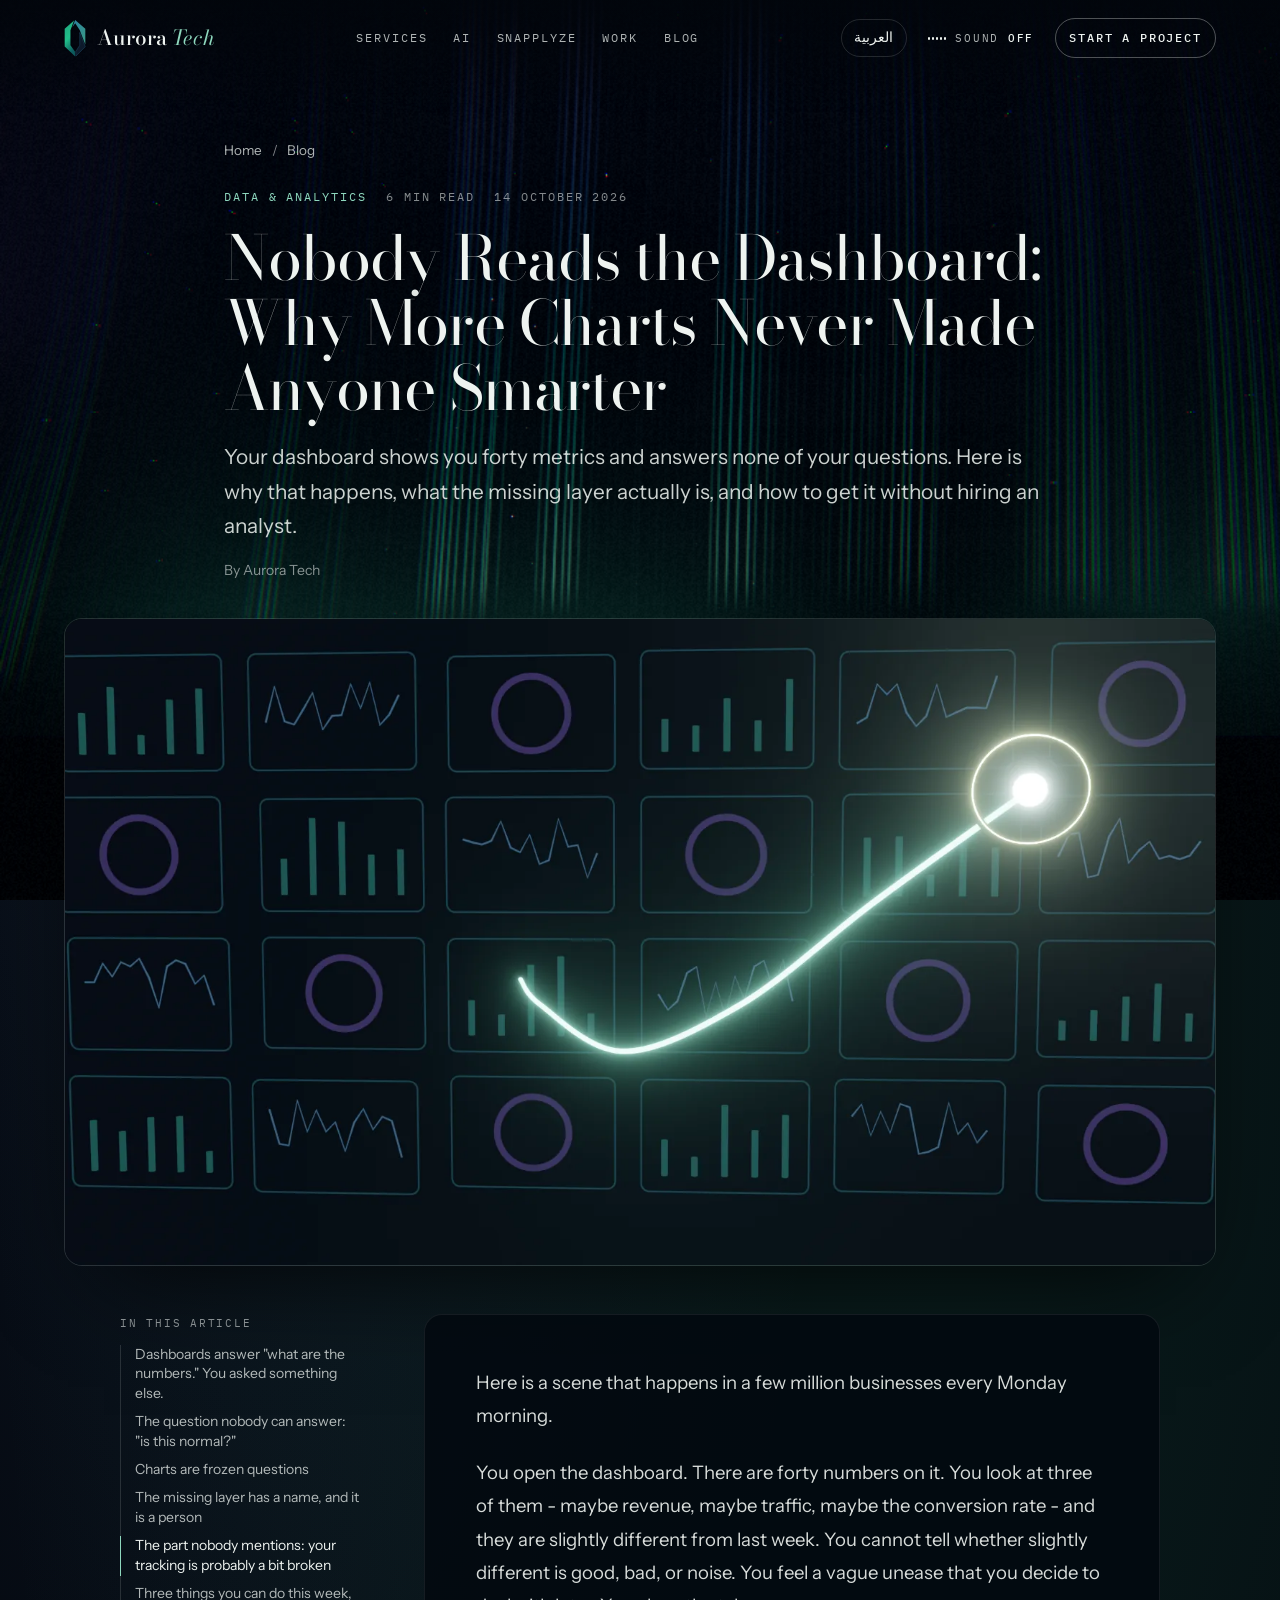
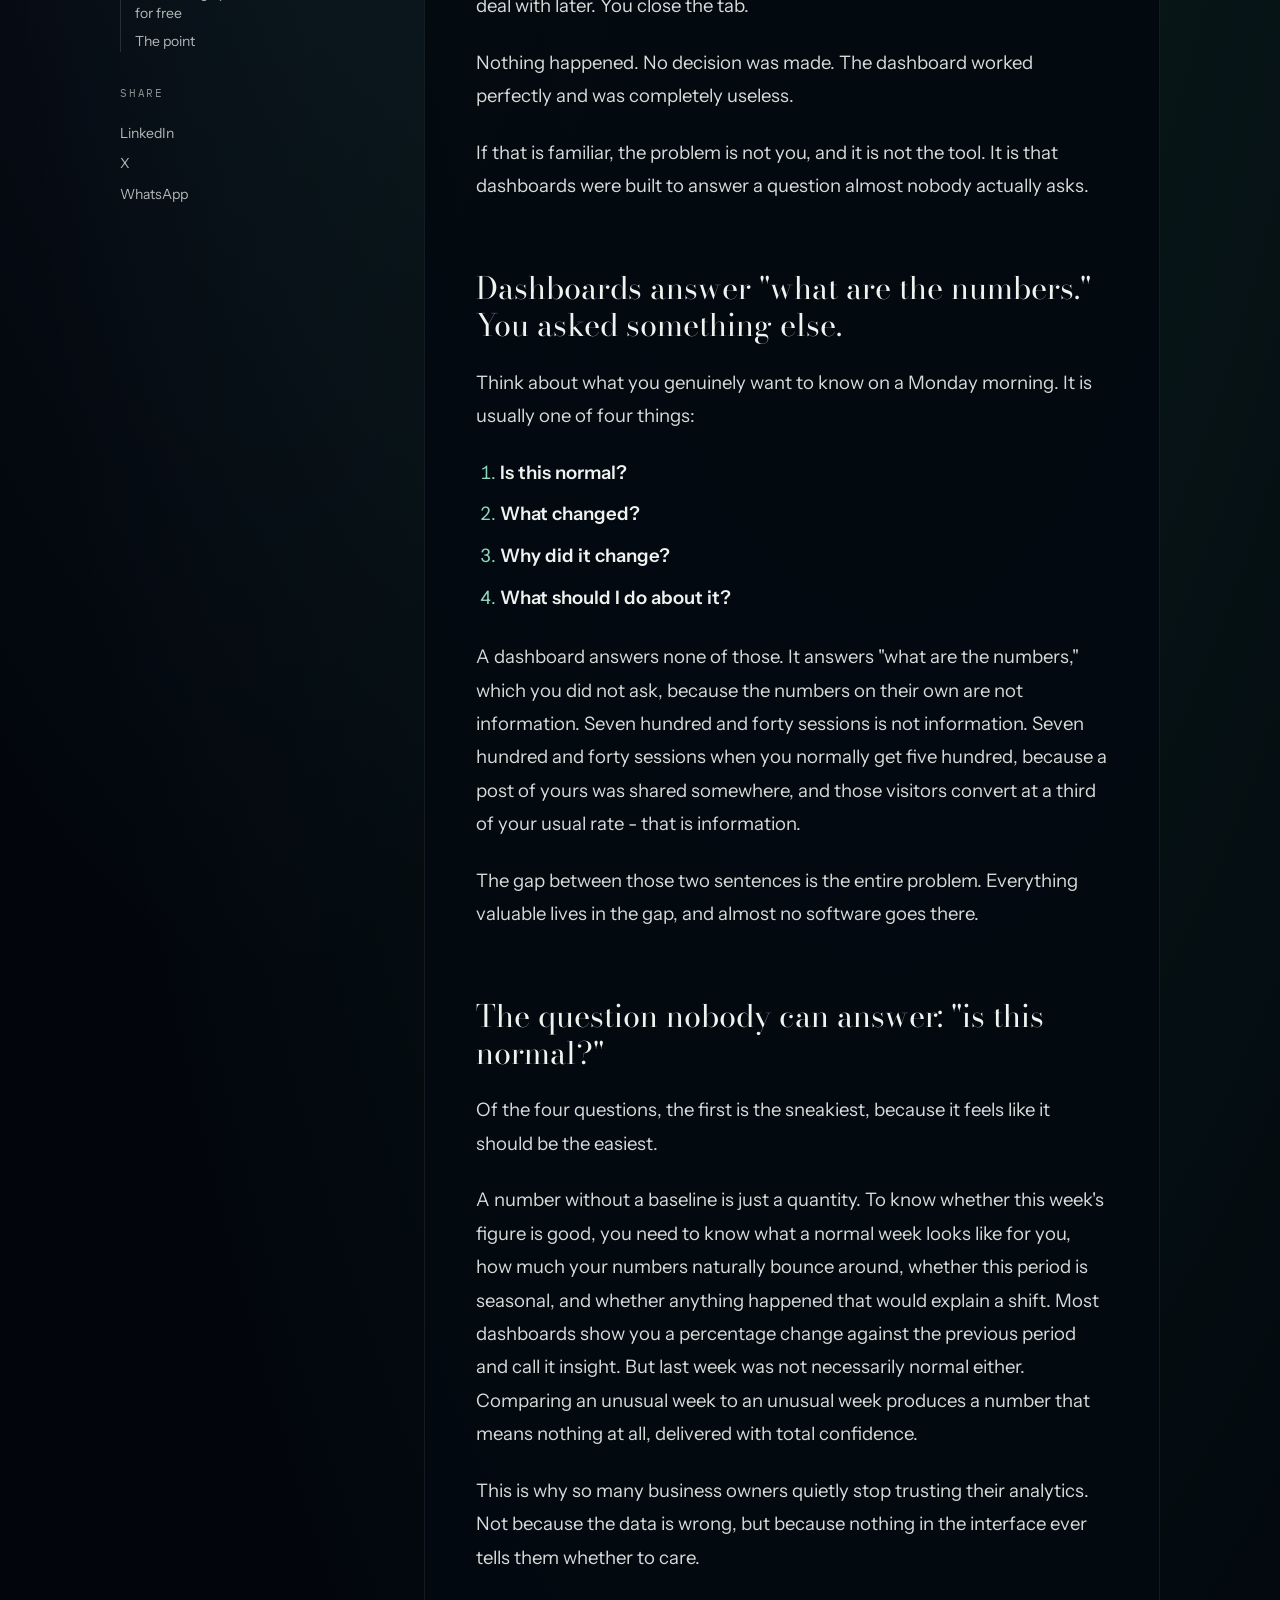
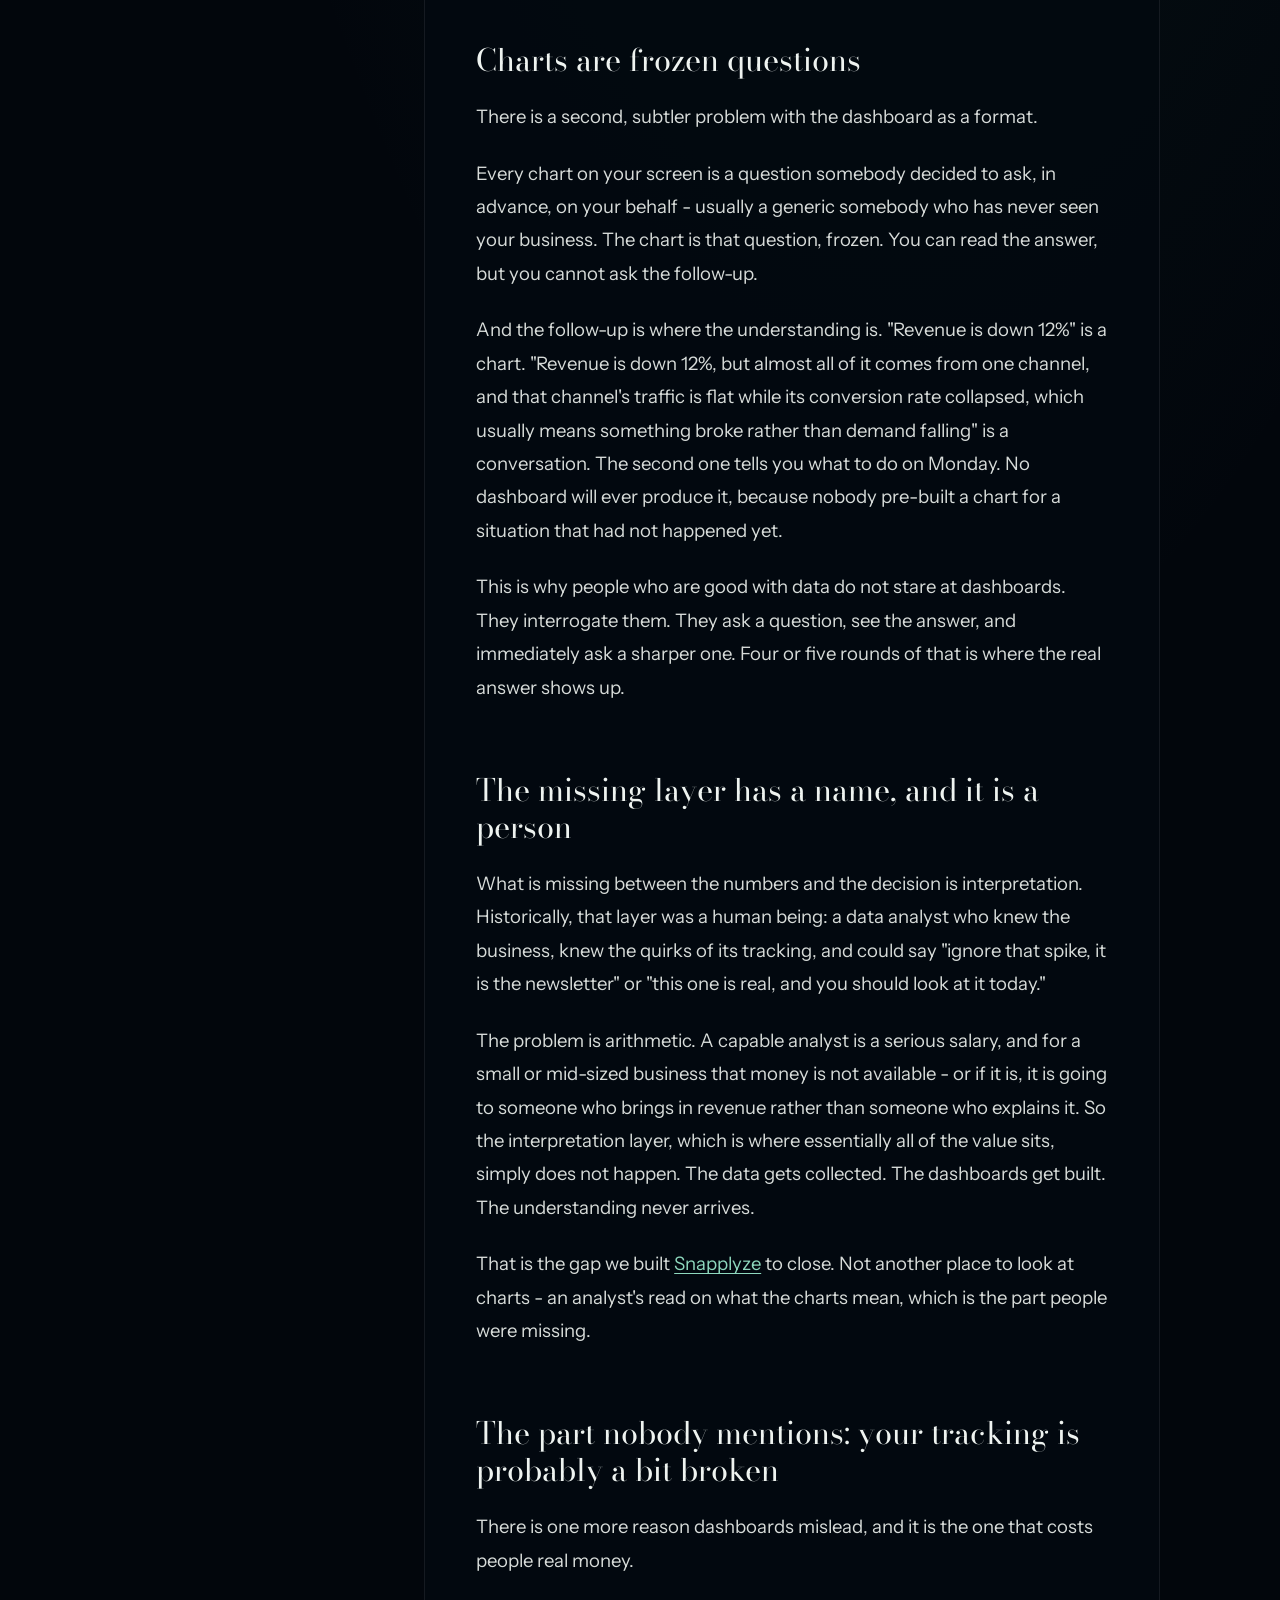
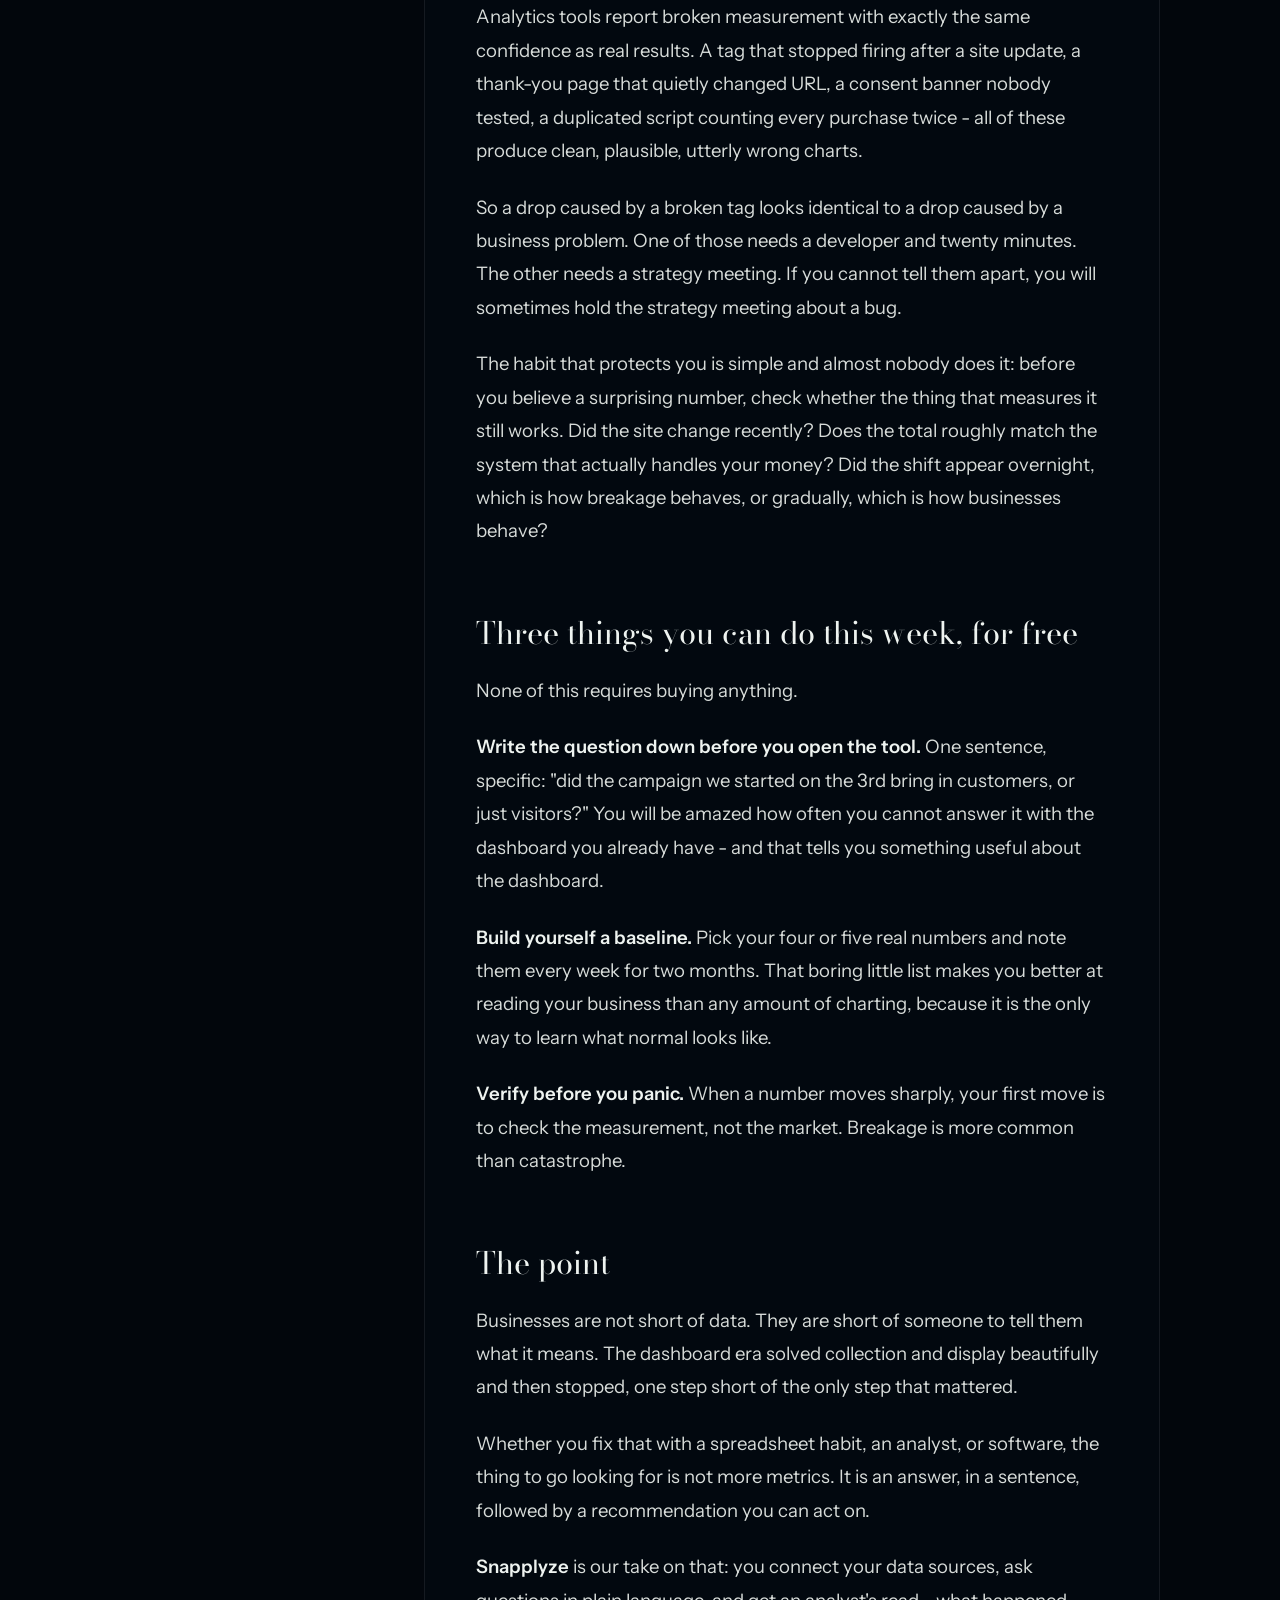
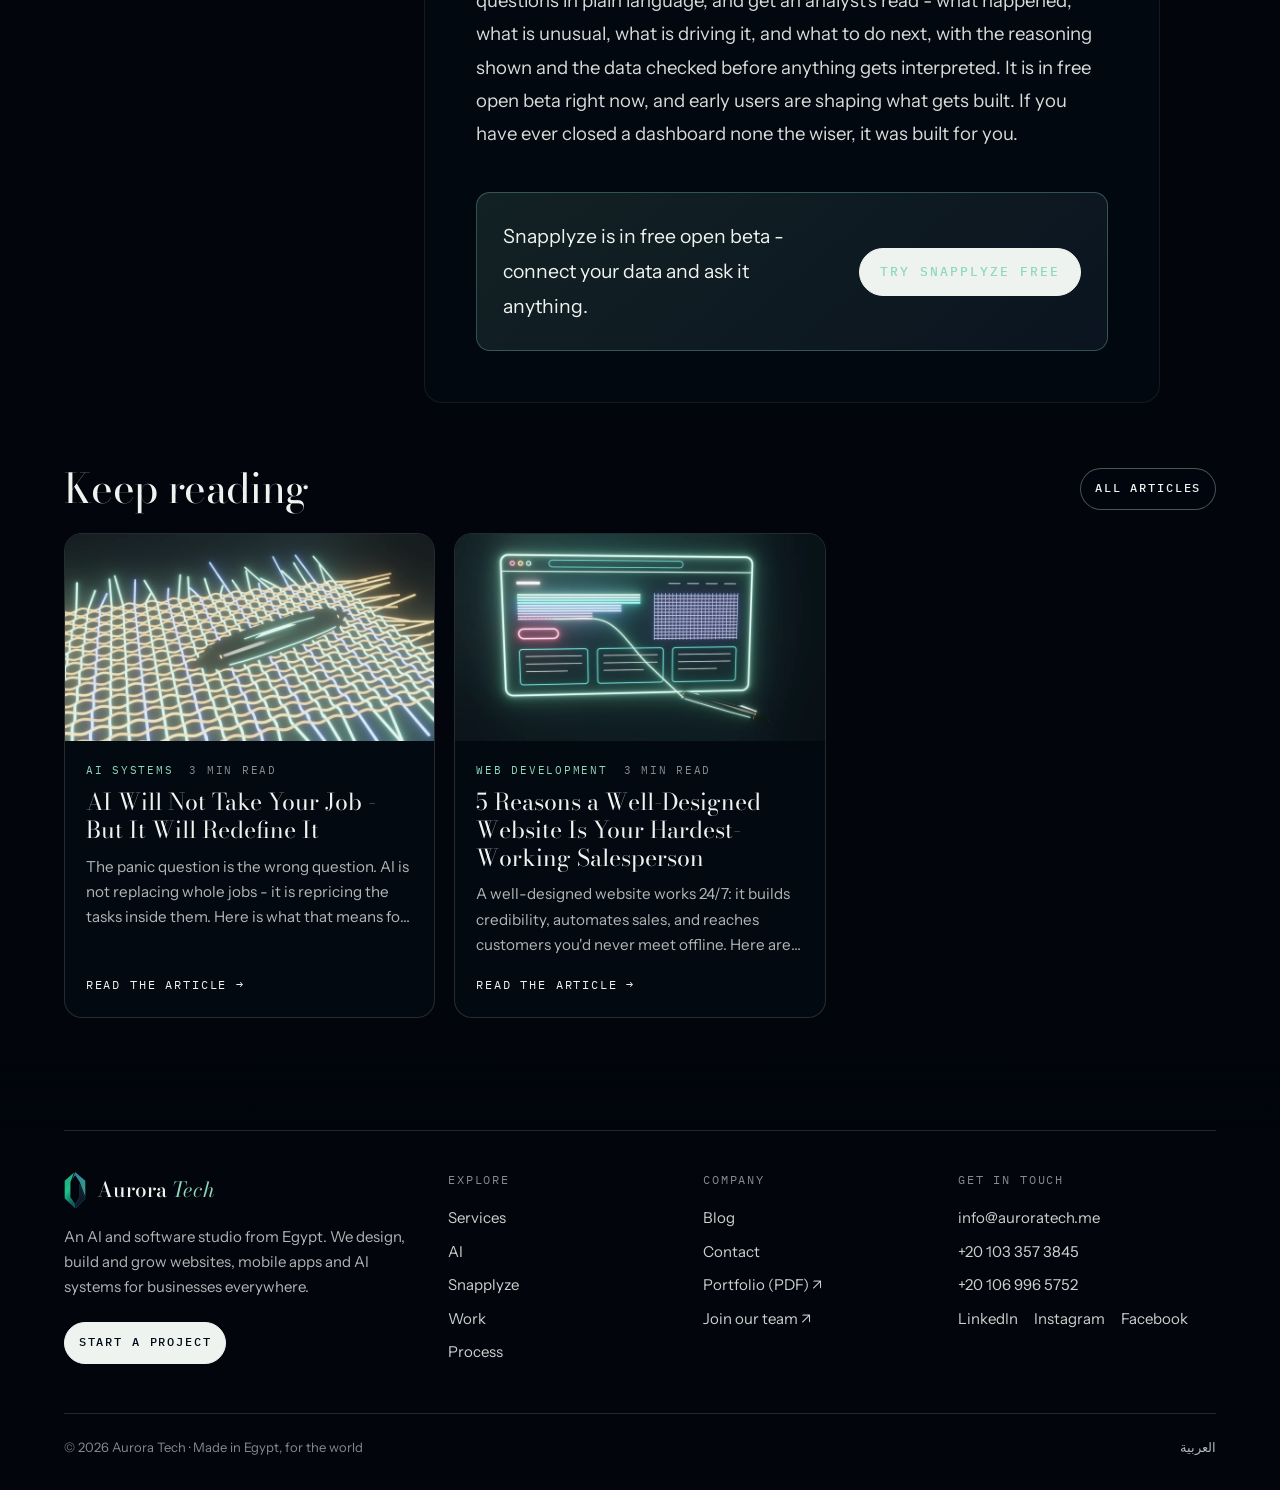
<file: blog/nobody-reads-the-dashboard/index.html>
<!doctype html>
<html lang="en" dir="ltr">
<head>
<meta charset="utf-8">
<meta name="robots" content="noindex, nofollow">
<meta name="viewport" content="width=device-width, initial-scale=1, viewport-fit=cover">
<title>Nobody Reads the Dashboard: Why More Charts Never Made Anyone Smarter | Aurora Tech</title>
<meta name="description" content="Your dashboard shows you forty metrics and answers none of your questions. Here is why that happens, what the missing layer actually is, and how to get it without hiring an analyst.">
<link rel="canonical" href="https://auroratech.me/blog/nobody-reads-the-dashboard/">
<link rel="alternate" hreflang="en" href="https://auroratech.me/blog/nobody-reads-the-dashboard/">
<link rel="alternate" hreflang="ar" href="https://auroratech.me/ar/blog/nobody-reads-the-dashboard/">
<link rel="alternate" hreflang="x-default" href="https://auroratech.me/blog/nobody-reads-the-dashboard/">
<meta property="og:type" content="article">
<meta property="og:site_name" content="Aurora Tech">
<meta property="og:locale" content="en_US">
<meta property="og:locale:alternate" content="ar_EG">
<meta property="og:url" content="https://auroratech.me/blog/nobody-reads-the-dashboard/">
<meta property="og:title" content="Nobody Reads the Dashboard: Why More Charts Never Made Anyone Smarter">
<meta property="og:description" content="Your dashboard shows you forty metrics and answers none of your questions. Here is why that happens, what the missing layer actually is, and how to get it without hiring an analyst.">
<meta property="og:image" content="https://auroratech.me/assets/blog/nobody-reads-the-dashboard-og.jpg">
<meta property="og:image:width" content="1200">
<meta property="og:image:height" content="630">
<meta property="og:image:alt" content="Nobody Reads the Dashboard: Why More Charts Never Made Anyone Smarter">
<meta name="twitter:card" content="summary_large_image">
<meta name="twitter:title" content="Nobody Reads the Dashboard: Why More Charts Never Made Anyone Smarter">
<meta name="twitter:description" content="Your dashboard shows you forty metrics and answers none of your questions. Here is why that happens, what the missing layer actually is, and how to get it without hiring an analyst.">
<meta name="twitter:image" content="https://auroratech.me/assets/blog/nobody-reads-the-dashboard-og.jpg">
<meta property="article:published_time" content="2026-10-14">
<meta property="article:section" content="Data &amp; Analytics">
<meta name="theme-color" content="#02060c">
<meta name="color-scheme" content="dark">
<meta name="format-detection" content="telephone=no">
<link rel="icon" href="/assets/brand/mark.svg" type="image/svg+xml">
<link rel="icon" href="/assets/brand/favicon-32.png" sizes="32x32" type="image/png">
<link rel="apple-touch-icon" href="/assets/brand/apple-touch-icon.png">
<link rel="manifest" href="/site.webmanifest">
<link rel="preconnect" href="https://fonts.googleapis.com">
<link rel="preconnect" href="https://fonts.gstatic.com" crossorigin>
<link rel="stylesheet" href="https://fonts.googleapis.com/css2?family=Bodoni+Moda:ital,opsz,wght@0,6..96,400..600;1,6..96,400..500&family=IBM+Plex+Mono:wght@400;500&family=Instrument+Sans:wght@400..600&display=swap">
<link rel="stylesheet" href="/css/style.css?v=8195a390d4">
<script type="importmap">{"imports":{"three":"/vendor/three/build/three.module.min.js?v=e9e06ff93c","three/addons/":"/vendor/three/addons/","lenis":"/vendor/lenis/lenis.mjs?v=01ac502365","/js/config.js":"/js/config.js?v=851ccfc3e2","/js/core/assets.js":"/js/core/assets.js?v=22f5679162","/js/core/lights.js":"/js/core/lights.js?v=9c84926ebd","/js/core/rig.js":"/js/core/rig.js?v=6dcc579abf","/js/core/snap.js":"/js/core/snap.js?v=0f694b008c","/js/core/stage.js":"/js/core/stage.js?v=196412346c","/js/gl/glsl.js":"/js/gl/glsl.js?v=edde05e750","/js/gl/ribbon.js":"/js/gl/ribbon.js?v=51fdc7a015","/js/i18n.js":"/js/i18n.js?v=1951179c57","/js/main.js":"/js/main.js?v=4091e4dd95","/js/page.js":"/js/page.js?v=b4913de136","/js/ui/audio.js":"/js/ui/audio.js?v=6b2705814b","/js/ui/cursor.js":"/js/ui/cursor.js?v=bd9ce0bdcc","/js/ui/labels.js":"/js/ui/labels.js?v=2dcdeea97a","/js/ui/mobile.js":"/js/ui/mobile.js?v=2f272cc02f","/js/ui/ui.js":"/js/ui/ui.js?v=e183e63424","/js/world/atmosphere.js":"/js/world/atmosphere.js?v=69c98d4153","/js/world/aurora.js":"/js/world/aurora.js?v=fdb65d5bd8","/js/world/creel.js":"/js/world/creel.js?v=0f60770f22","/js/world/finale.js":"/js/world/finale.js?v=4dae094cd0","/js/world/hall.js":"/js/world/hall.js?v=8da625a9de","/js/world/icons.js":"/js/world/icons.js?v=5b359e6b51","/js/world/layout.js":"/js/world/layout.js?v=56050fd4f4","/js/world/loom.js":"/js/world/loom.js?v=1e7e85d53a","/js/world/neural.js":"/js/world/neural.js?v=03e202eed9","/js/world/origin.js":"/js/world/origin.js?v=121b172b19","/js/world/snap.js":"/js/world/snap.js?v=da026c6297"}}</script>
<link rel="modulepreload" href="/js/page.js?v=b4913de136">
<link rel="modulepreload" href="/vendor/three/build/three.module.min.js?v=e9e06ff93c">
<link rel="modulepreload" href="/vendor/three/build/three.core.min.js">
<script type="application/ld+json">{"@context":"https://schema.org","@graph":[{"@type":"Organization","@id":"https://auroratech.me/#org","name":"Aurora Tech","alternateName":"أورورا تك","url":"https://auroratech.me/","logo":"https://auroratech.me/assets/brand/icon-512.png","email":"info@auroratech.me","telephone":["+201033573845","+201069965752"],"address":{"@type":"PostalAddress","addressCountry":"EG"},"areaServed":"Worldwide","sameAs":["https://www.linkedin.com/company/aurora-software-tech/","https://www.instagram.com/auroratech.me/","https://www.facebook.com/profile.php?id=61551227603812"]},{"@type":"BlogPosting","headline":"Nobody Reads the Dashboard: Why More Charts Never Made Anyone Smarter","description":"Your dashboard shows you forty metrics and answers none of your questions. Here is why that happens, what the missing layer actually is, and how to get it without hiring an analyst.","inLanguage":"en","datePublished":"2026-10-14","dateModified":"2026-10-14","mainEntityOfPage":"https://auroratech.me/blog/nobody-reads-the-dashboard/","image":"https://auroratech.me/assets/blog/nobody-reads-the-dashboard-og.jpg","articleSection":"Data & Analytics","keywords":"why dashboards don't work, analytics for non-analysts, business dashboard problems, understanding your business data","author":{"@id":"https://auroratech.me/#org"},"publisher":{"@id":"https://auroratech.me/#org"},"wordCount":1253},{"@type":"BreadcrumbList","itemListElement":[{"@type":"ListItem","position":1,"name":"Home","item":"https://auroratech.me/"},{"@type":"ListItem","position":2,"name":"Blog","item":"https://auroratech.me/blog/"},{"@type":"ListItem","position":3,"name":"Nobody Reads the Dashboard: Why More Charts Never Made Anyone Smarter","item":"https://auroratech.me/blog/nobody-reads-the-dashboard/"}]}]}</script>
</head>
<body class="page-sub page-post">
<a class="skip" href="#main">Skip to content</a>
<canvas id="gl" aria-hidden="true"></canvas>
<div class="scrim" aria-hidden="true"><i class="scrim__s"></i><i class="scrim__e"></i><i class="scrim__b"></i></div>
<div id="labels" class="labels" aria-hidden="true"></div>
<header class="nav" id="nav">
  <a href="/" class="nav__brand" aria-label="Aurora Tech home">
    <img src="/assets/brand/mark.svg" alt="" width="22" height="38">
    <span class="nav__word" lang="en">Aurora<em>Tech</em></span>
  </a>
  <nav class="nav__links" aria-label="Main">
    <a href="/#services" data-chapter-link="services">Services</a>
    <a href="/#ai" data-chapter-link="ai">AI</a>
    <a href="/#snapplyze" data-chapter-link="snapplyze" lang="en">Snapplyze</a>
    <a href="/#work" data-chapter-link="work">Work</a>
    <a href="/blog/" data-chapter-link="journal">Blog</a>
  </nav>
  <div class="nav__right">
    <a class="nav__lang" href="/ar/blog/nobody-reads-the-dashboard/" hreflang="ar" lang="ar">العربية</a>
    <button class="sound" id="sound-toggle" type="button" aria-pressed="false" aria-label="Turn sound on or off" data-on="on" data-off="off">
      <span class="sound__bars" aria-hidden="true"><i></i><i></i><i></i><i></i><i></i></span>
      <span class="sound__label">Sound <b>off</b></span>
    </button>
    <a href="/contact/" class="btn btn--pill nav__cta"><span>Start a project</span></a>
    <button class="menu-btn" id="menu-btn" type="button" aria-expanded="false" aria-controls="menu" aria-label="Open menu"><i></i><i></i></button>
  </div>
</header>

<div class="menu" id="menu" aria-hidden="true">
  <div class="menu__inner">
    <ol class="menu__list">
      <li><a href="/#hero"><span class="mono">00</span>Intro</a></li>
      <li><a href="/#origin"><span class="mono">01</span>Our story</a></li>
      <li><a href="/#services"><span class="mono">02</span>Services</a></li>
      <li><a href="/#ai"><span class="mono">03</span>AI</a></li>
      <li><a href="/#snapplyze"><span class="mono">04</span><span lang="en">Snapplyze</span></a></li>
      <li><a href="/#work"><span class="mono">05</span>Our work</a></li>
      <li><a href="/#process"><span class="mono">06</span>How we work</a></li>
      <li><a href="/blog/"><span class="mono">07</span>Blog</a></li>
      <li><a href="/contact/"><span class="mono">08</span>Contact</a></li>
    </ol>
    <div class="menu__aside">
      <a class="btn btn--light" href="/contact/"><span>Start a project</span></a>
      <a href="mailto:info@auroratech.me" class="mono">info@auroratech.me</a>
      <a href="tel:+201033573845" class="mono" dir="ltr">+20 103 357 3845</a>
      <a href="https://wa.me/201033573845" class="mono" target="_blank" rel="noopener">WhatsApp ↗</a>
      <a href="/ar/blog/nobody-reads-the-dashboard/" hreflang="ar" lang="ar" class="menu__lang">العربية</a>
    </div>
  </div>
</div>

<main id="main">
<article class="post">
  <header class="post__head wrap wrap--post">
    <nav class="crumbs" aria-label="Breadcrumb"><a href="/">Home</a><span aria-hidden="true">/</span><a href="/blog/">Blog</a></nav>
    <p class="post__meta"><span class="post__cat">Data &amp; Analytics</span><span>6 min read</span><time datetime="2026-10-14">14 October 2026</time></p>
    <h1 class="post__title">Nobody Reads the Dashboard: Why More Charts Never Made Anyone Smarter</h1>
    <p class="post__desc">Your dashboard shows you forty metrics and answers none of your questions. Here is why that happens, what the missing layer actually is, and how to get it without hiring an analyst.</p>
    <p class="post__by">By Aurora Tech</p>
  </header>
  <figure class="post__cover wrap wrap--wide"><img src="/assets/blog/nobody-reads-the-dashboard.webp" alt="" width="1600" height="900" fetchpriority="high"></figure>
  <div class="post__layout wrap wrap--wide">
    <aside class="post__toc" aria-label="In this article">
      <p class="post__toc-h">In this article</p>
      <ol><li><a href="#dashboards-answer-what-are-the-numbers-you-asked-something-e">Dashboards answer &quot;what are the numbers.&quot; You asked something else.</a></li><li><a href="#the-question-nobody-can-answer-is-this-normal">The question nobody can answer: &quot;is this normal?&quot;</a></li><li><a href="#charts-are-frozen-questions">Charts are frozen questions</a></li><li><a href="#the-missing-layer-has-a-name-and-it-is-a-person">The missing layer has a name, and it is a person</a></li><li><a href="#the-part-nobody-mentions-your-tracking-is-probably-a-bit-bro">The part nobody mentions: your tracking is probably a bit broken</a></li><li><a href="#three-things-you-can-do-this-week-for-free">Three things you can do this week, for free</a></li><li><a href="#the-point">The point</a></li></ol>
      <div class="post__share">
        <p class="post__toc-h">Share</p>
        <a href="https://www.linkedin.com/sharing/share-offsite/?url=https://auroratech.me/blog/nobody-reads-the-dashboard/" target="_blank" rel="noopener">LinkedIn</a>
        <a href="https://twitter.com/intent/tweet?url=https://auroratech.me/blog/nobody-reads-the-dashboard/&text=Nobody Reads the Dashboard: Why More Charts Never Made Anyone Smarter" target="_blank" rel="noopener">X</a>
        <a href="https://wa.me/?text=https://auroratech.me/blog/nobody-reads-the-dashboard/" target="_blank" rel="noopener">WhatsApp</a>
      </div>
    </aside>
    <div class="prose">
<p>Here is a scene that happens in a few million businesses every Monday morning.</p>
<p>You open the dashboard. There are forty numbers on it. You look at three of them - maybe revenue, maybe traffic, maybe the conversion rate - and they are slightly different from last week. You cannot tell whether slightly different is good, bad, or noise. You feel a vague unease that you decide to deal with later. You close the tab.</p>
<p>Nothing happened. No decision was made. The dashboard worked perfectly and was completely useless.</p>
<p>If that is familiar, the problem is not you, and it is not the tool. It is that dashboards were built to answer a question almost nobody actually asks.</p>
<h2 id="dashboards-answer-what-are-the-numbers-you-asked-something-e">Dashboards answer &quot;what are the numbers.&quot; You asked something else.</h2>
<p>Think about what you genuinely want to know on a Monday morning. It is usually one of four things:</p>
<ol><li><strong>Is this normal?</strong></li><li><strong>What changed?</strong></li><li><strong>Why did it change?</strong></li><li><strong>What should I do about it?</strong></li></ol>
<p>A dashboard answers none of those. It answers &quot;what are the numbers,&quot; which you did not ask, because the numbers on their own are not information. Seven hundred and forty sessions is not information. Seven hundred and forty sessions when you normally get five hundred, because a post of yours was shared somewhere, and those visitors convert at a third of your usual rate - that is information.</p>
<p>The gap between those two sentences is the entire problem. Everything valuable lives in the gap, and almost no software goes there.</p>
<h2 id="the-question-nobody-can-answer-is-this-normal">The question nobody can answer: &quot;is this normal?&quot;</h2>
<p>Of the four questions, the first is the sneakiest, because it feels like it should be the easiest.</p>
<p>A number without a baseline is just a quantity. To know whether this week&#x27;s figure is good, you need to know what a normal week looks like for you, how much your numbers naturally bounce around, whether this period is seasonal, and whether anything happened that would explain a shift. Most dashboards show you a percentage change against the previous period and call it insight. But last week was not necessarily normal either. Comparing an unusual week to an unusual week produces a number that means nothing at all, delivered with total confidence.</p>
<p>This is why so many business owners quietly stop trusting their analytics. Not because the data is wrong, but because nothing in the interface ever tells them whether to care.</p>
<h2 id="charts-are-frozen-questions">Charts are frozen questions</h2>
<p>There is a second, subtler problem with the dashboard as a format.</p>
<p>Every chart on your screen is a question somebody decided to ask, in advance, on your behalf - usually a generic somebody who has never seen your business. The chart is that question, frozen. You can read the answer, but you cannot ask the follow-up.</p>
<p>And the follow-up is where the understanding is. &quot;Revenue is down 12%&quot; is a chart. &quot;Revenue is down 12%, but almost all of it comes from one channel, and that channel&#x27;s traffic is flat while its conversion rate collapsed, which usually means something broke rather than demand falling&quot; is a conversation. The second one tells you what to do on Monday. No dashboard will ever produce it, because nobody pre-built a chart for a situation that had not happened yet.</p>
<p>This is why people who are good with data do not stare at dashboards. They interrogate them. They ask a question, see the answer, and immediately ask a sharper one. Four or five rounds of that is where the real answer shows up.</p>
<h2 id="the-missing-layer-has-a-name-and-it-is-a-person">The missing layer has a name, and it is a person</h2>
<p>What is missing between the numbers and the decision is interpretation. Historically, that layer was a human being: a data analyst who knew the business, knew the quirks of its tracking, and could say &quot;ignore that spike, it is the newsletter&quot; or &quot;this one is real, and you should look at it today.&quot;</p>
<p>The problem is arithmetic. A capable analyst is a serious salary, and for a small or mid-sized business that money is not available - or if it is, it is going to someone who brings in revenue rather than someone who explains it. So the interpretation layer, which is where essentially all of the value sits, simply does not happen. The data gets collected. The dashboards get built. The understanding never arrives.</p>
<p>That is the gap we built <a href="/#snapplyze">Snapplyze</a> to close. Not another place to look at charts - an analyst&#x27;s read on what the charts mean, which is the part people were missing.</p>
<h2 id="the-part-nobody-mentions-your-tracking-is-probably-a-bit-bro">The part nobody mentions: your tracking is probably a bit broken</h2>
<p>There is one more reason dashboards mislead, and it is the one that costs people real money.</p>
<p>Analytics tools report broken measurement with exactly the same confidence as real results. A tag that stopped firing after a site update, a thank-you page that quietly changed URL, a consent banner nobody tested, a duplicated script counting every purchase twice - all of these produce clean, plausible, utterly wrong charts.</p>
<p>So a drop caused by a broken tag looks identical to a drop caused by a business problem. One of those needs a developer and twenty minutes. The other needs a strategy meeting. If you cannot tell them apart, you will sometimes hold the strategy meeting about a bug.</p>
<p>The habit that protects you is simple and almost nobody does it: before you believe a surprising number, check whether the thing that measures it still works. Did the site change recently? Does the total roughly match the system that actually handles your money? Did the shift appear overnight, which is how breakage behaves, or gradually, which is how businesses behave?</p>
<h2 id="three-things-you-can-do-this-week-for-free">Three things you can do this week, for free</h2>
<p>None of this requires buying anything.</p>
<p><strong>Write the question down before you open the tool.</strong> One sentence, specific: &quot;did the campaign we started on the 3rd bring in customers, or just visitors?&quot; You will be amazed how often you cannot answer it with the dashboard you already have - and that tells you something useful about the dashboard.</p>
<p><strong>Build yourself a baseline.</strong> Pick your four or five real numbers and note them every week for two months. That boring little list makes you better at reading your business than any amount of charting, because it is the only way to learn what normal looks like.</p>
<p><strong>Verify before you panic.</strong> When a number moves sharply, your first move is to check the measurement, not the market. Breakage is more common than catastrophe.</p>
<h2 id="the-point">The point</h2>
<p>Businesses are not short of data. They are short of someone to tell them what it means. The dashboard era solved collection and display beautifully and then stopped, one step short of the only step that mattered.</p>
<p>Whether you fix that with a spreadsheet habit, an analyst, or software, the thing to go looking for is not more metrics. It is an answer, in a sentence, followed by a recommendation you can act on.</p>
<p><strong>Snapplyze</strong> is our take on that: you connect your data sources, ask questions in plain language, and get an analyst&#x27;s read - what happened, what is unusual, what is driving it, and what to do next, with the reasoning shown and the data checked before anything gets interpreted. It is in free open beta right now, and early users are shaping what gets built. If you have ever closed a dashboard none the wiser, it was built for you.</p>
      <aside class="post__cta">
        <p>Snapplyze is in free open beta - connect your data and ask it anything.</p>
        <a class="btn btn--light" href="/#snapplyze"><span>Try Snapplyze free</span></a>
      </aside>
    </div>
  </div>
  <footer class="post__foot wrap wrap--wide">
    <div class="post__foot-head"><h2 class="h2">Keep reading</h2><a class="btn btn--ghost btn--sm" href="/blog/"><span>All articles</span></a></div>
    <div class="blog-grid blog-grid--related"><article class="post-card">
  <a class="post-card__link" href="/blog/ai-will-not-take-your-job/" aria-label="AI Will Not Take Your Job - But It Will Redefine It">
    <figure class="post-card__img"><img src="/assets/blog/ai-will-not-take-your-job.webp" alt="" width="1600" height="900" loading="lazy" decoding="async"></figure>
    <div class="post-card__body">
      <p class="post-card__meta mono"><span>AI Systems</span><span>3 min read</span></p>
      <h3 class="post-card__title">AI Will Not Take Your Job - But It Will Redefine It</h3>
      <p class="post-card__desc">The panic question is the wrong question. AI is not replacing whole jobs - it is repricing the tasks inside them. Here is what that means for your career, with a clear-eyed view.</p>
      <span class="post-card__more mono">Read the article <i aria-hidden="true">→</i></span>
    </div>
  </a>
</article>
<article class="post-card">
  <a class="post-card__link" href="/blog/benefits-of-a-well-designed-website/" aria-label="5 Reasons a Well-Designed Website Is Your Hardest-Working Salesperson">
    <figure class="post-card__img"><img src="/assets/blog/benefits-of-a-well-designed-website.webp" alt="" width="1600" height="900" loading="lazy" decoding="async"></figure>
    <div class="post-card__body">
      <p class="post-card__meta mono"><span>Web Development</span><span>3 min read</span></p>
      <h3 class="post-card__title">5 Reasons a Well-Designed Website Is Your Hardest-Working Salesperson</h3>
      <p class="post-card__desc">A well-designed website works 24/7: it builds credibility, automates sales, and reaches customers you&#x27;d never meet offline. Here are the five benefits that actually move revenue.</p>
      <span class="post-card__more mono">Read the article <i aria-hidden="true">→</i></span>
    </div>
  </a>
</article></div>
  </footer>
</article>

</main>
<footer class="site-footer">
  <div class="site-footer__grid">
    <div class="site-footer__brand">
      <a href="/" class="nav__brand" aria-label="Aurora Tech home">
        <img src="/assets/brand/mark.svg" alt="" width="22" height="38" loading="lazy">
        <span class="nav__word" lang="en">Aurora<em>Tech</em></span>
      </a>
      <p>An AI and software studio from Egypt. We design, build and grow websites, mobile apps and AI systems for businesses everywhere.</p>
      <a class="btn btn--light btn--sm" href="/contact/"><span>Start a project</span></a>
    </div>
    <nav aria-labelledby="f-explore">
      <h2 id="f-explore" class="site-footer__h">Explore</h2>
      <ul>
        <li><a href="/#services">Services</a></li>
        <li><a href="/#ai">AI</a></li>
        <li><a href="/#snapplyze" lang="en">Snapplyze</a></li>
        <li><a href="/#work">Work</a></li>
        <li><a href="/#process">Process</a></li>
      </ul>
    </nav>
    <nav aria-labelledby="f-company">
      <h2 id="f-company" class="site-footer__h">Company</h2>
      <ul>
        <li><a href="/blog/">Blog</a></li>
        <li><a href="/contact/">Contact</a></li>
        <li><a href="/assets/docs/Aurora-Tech-Portfolio.pdf" target="_blank" rel="noopener">Portfolio (PDF) ↗</a></li>
        <li><a href="https://forms.gle/auo2Fq7QRErQFGbt9" target="_blank" rel="noopener">Join our team ↗</a></li>
      </ul>
    </nav>
    <div>
      <h2 class="site-footer__h">Get in touch</h2>
      <ul>
        <li><a href="mailto:info@auroratech.me">info@auroratech.me</a></li>
        <li><a href="tel:+201033573845" dir="ltr">+20 103 357 3845</a></li>
        <li><a href="tel:+201069965752" dir="ltr">+20 106 996 5752</a></li>
        <li class="site-footer__social">
          <a href="https://www.linkedin.com/company/aurora-software-tech/" target="_blank" rel="noopener">LinkedIn</a>
          <a href="https://www.instagram.com/auroratech.me/" target="_blank" rel="noopener">Instagram</a>
          <a href="https://www.facebook.com/profile.php?id=61551227603812" target="_blank" rel="noopener">Facebook</a>
        </li>
      </ul>
    </div>
  </div>
  <div class="site-footer__base">
    <span>© 2026 Aurora Tech · Made in Egypt, for the world</span>
    <a href="/ar/blog/nobody-reads-the-dashboard/" hreflang="ar" lang="ar">العربية</a>
  </div>
</footer>

<canvas id="cursor-thread" aria-hidden="true"></canvas>
<script type="module" src="/js/page.js?v=b4913de136"></script>
</body>
</html>
</file>
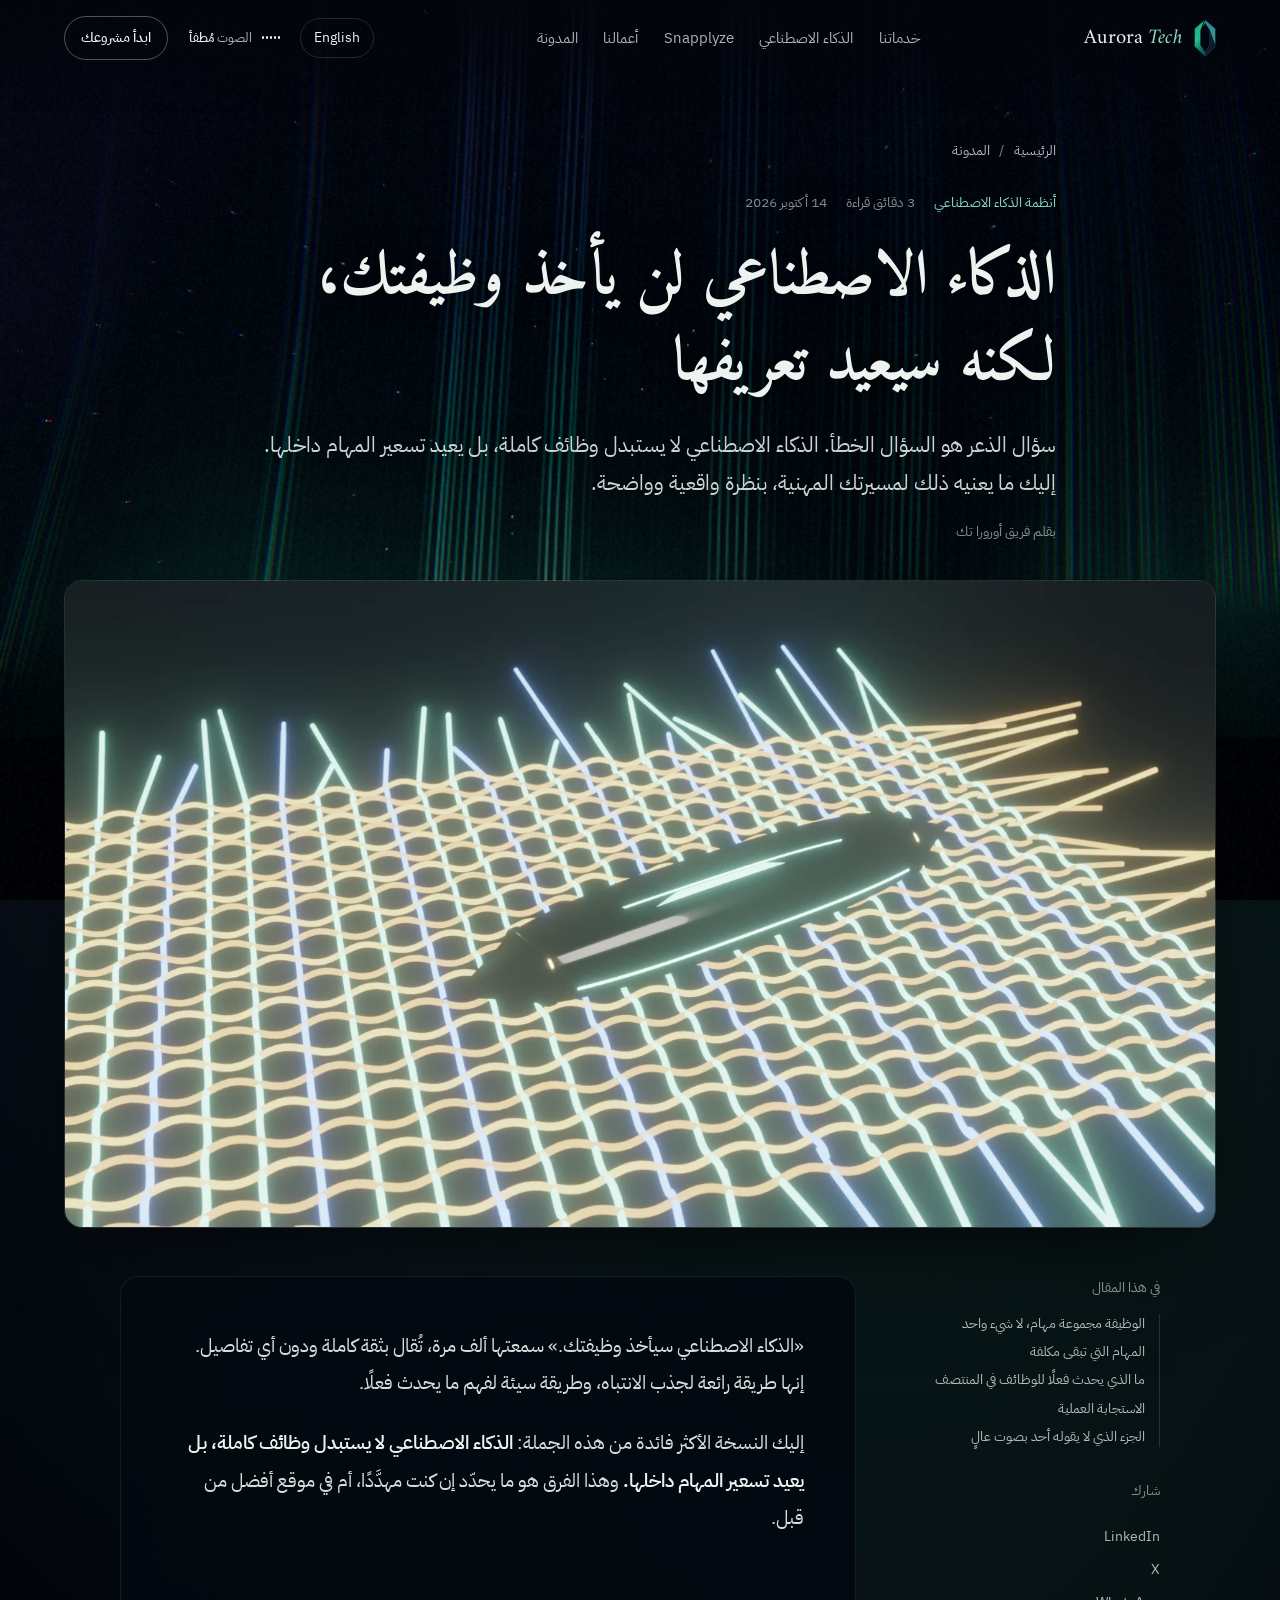
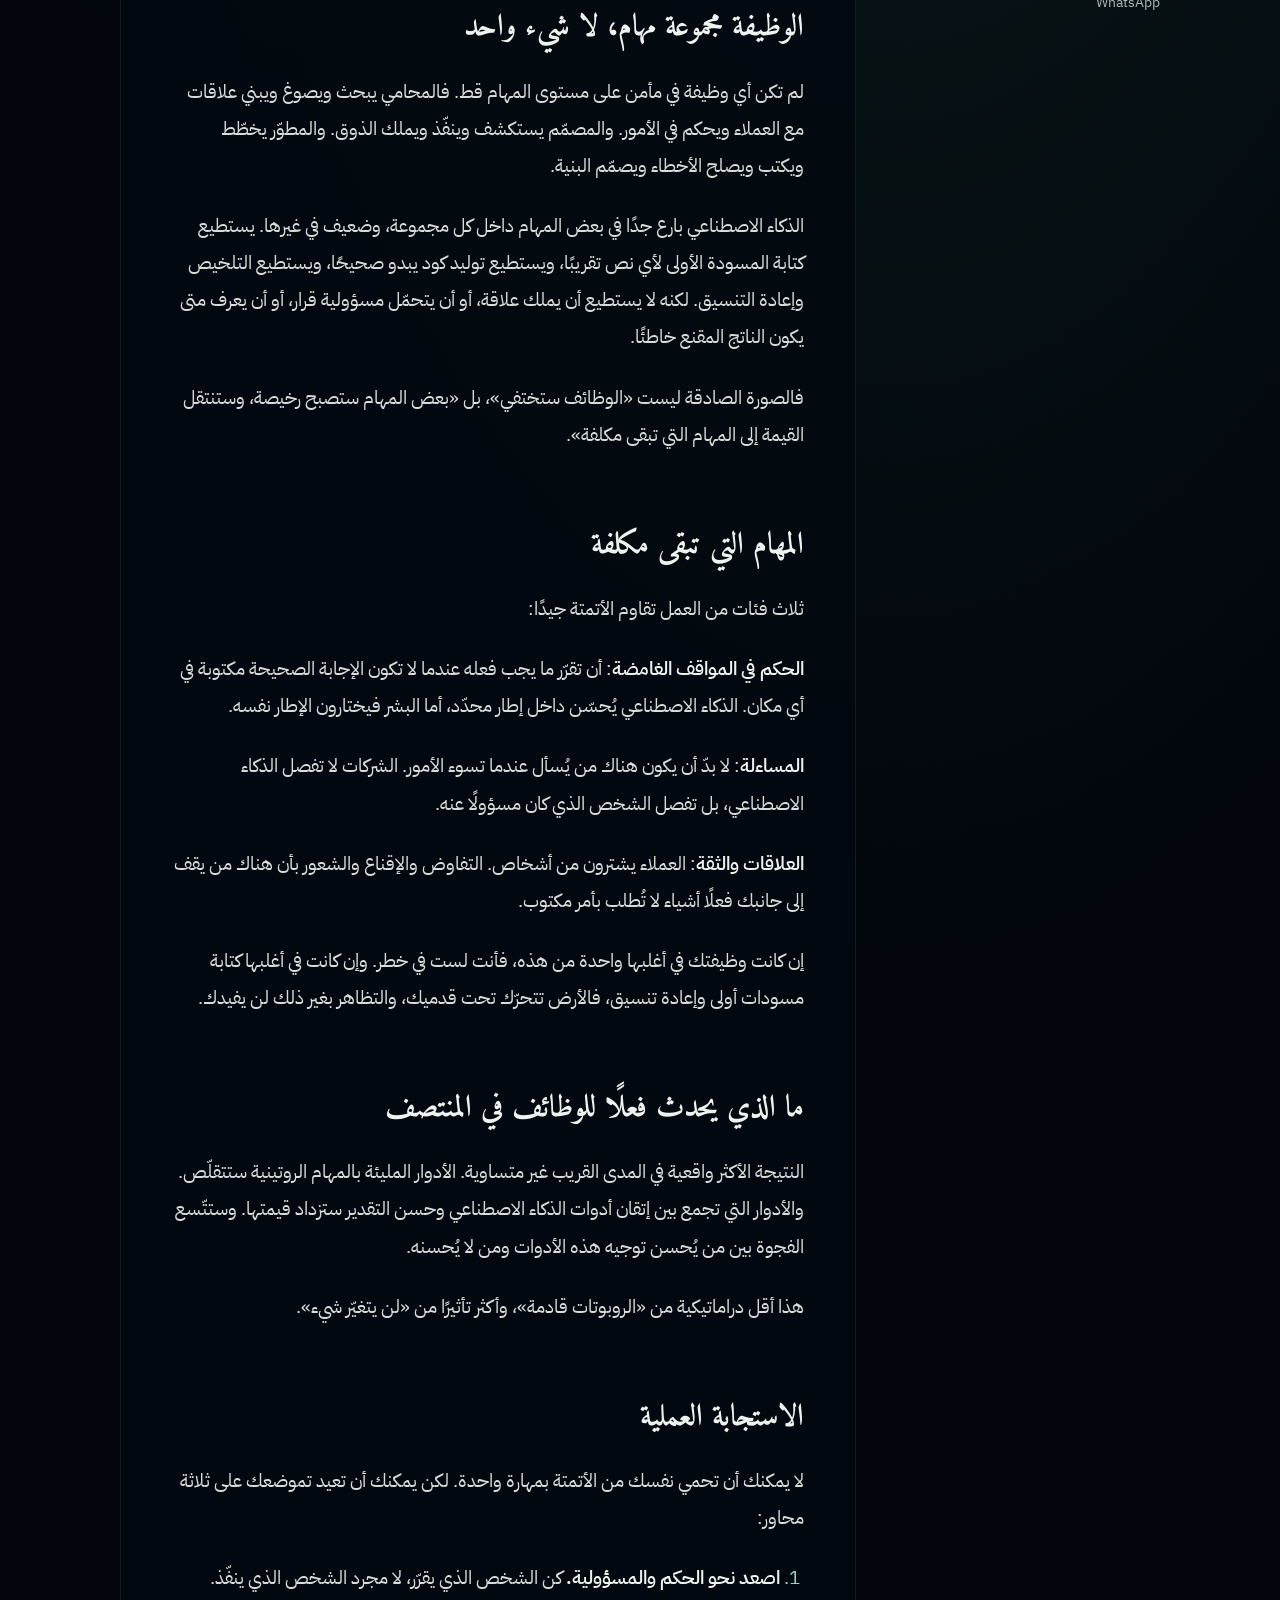
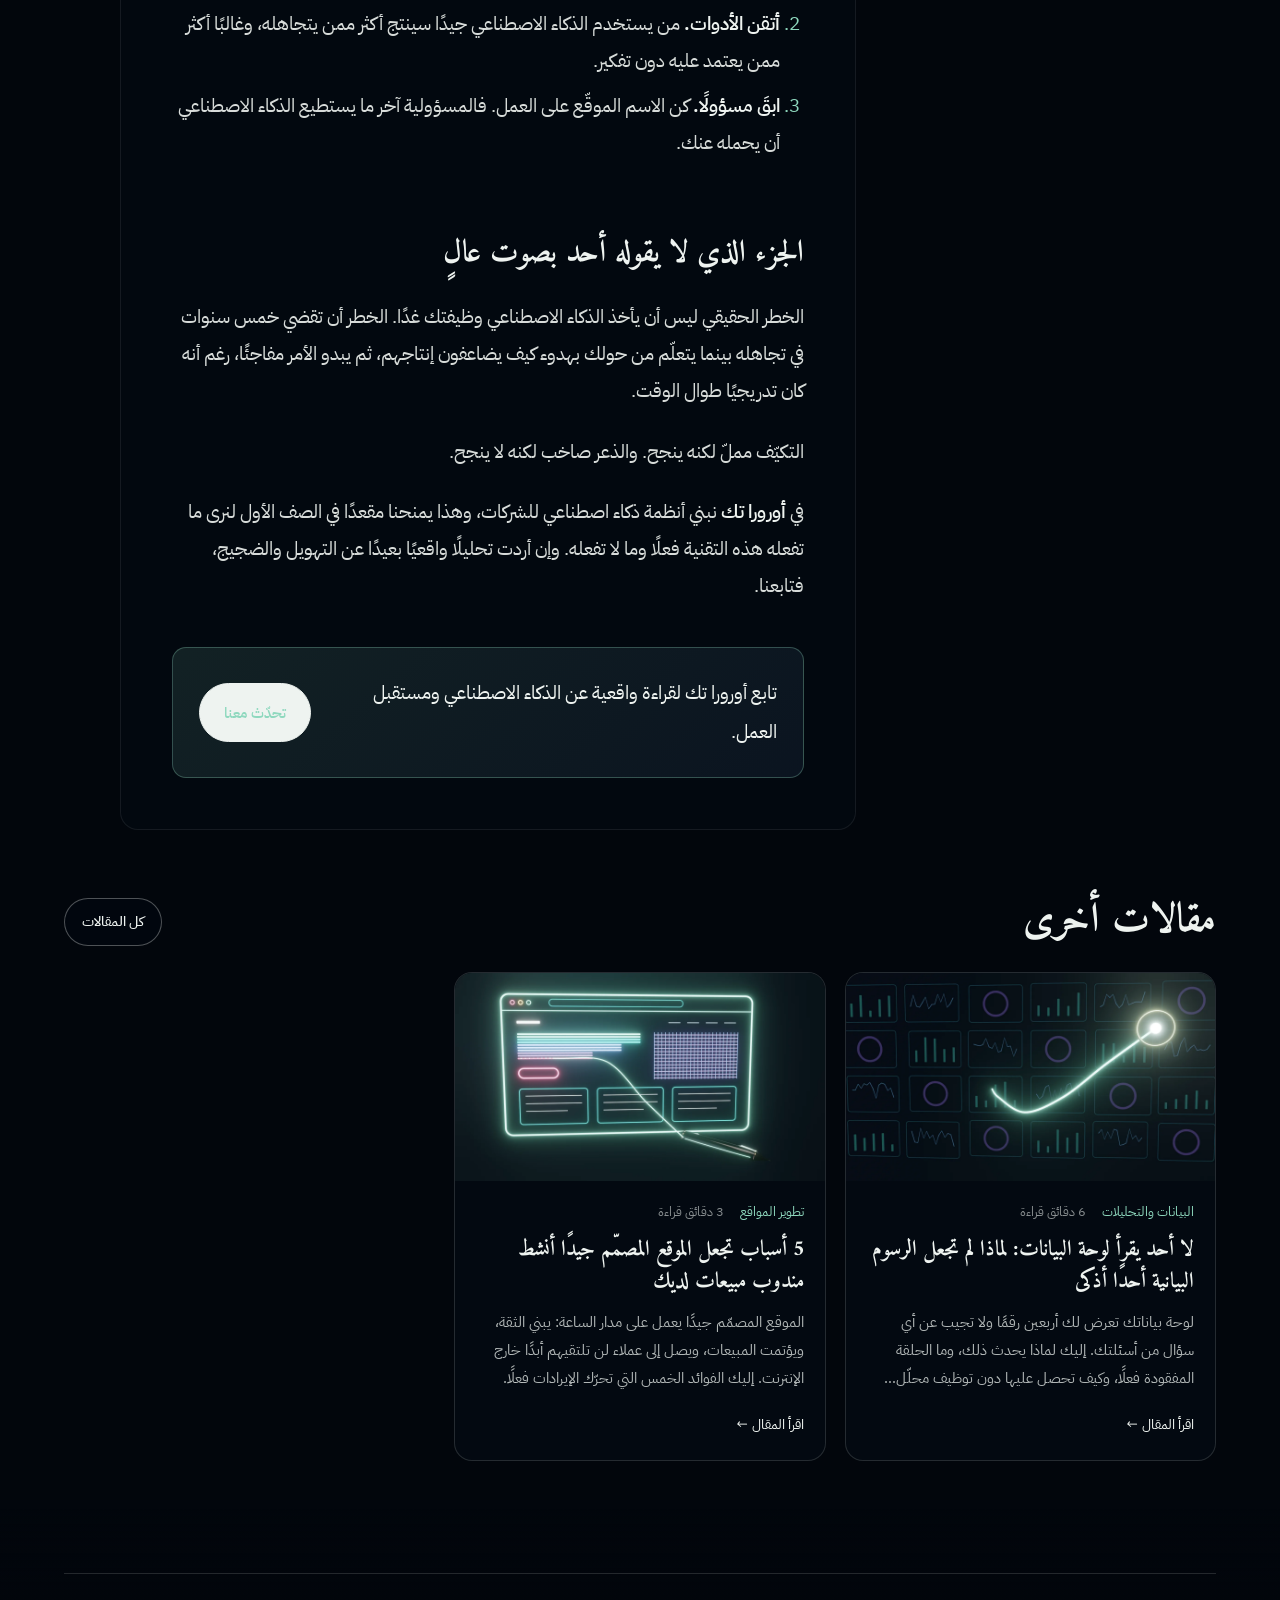
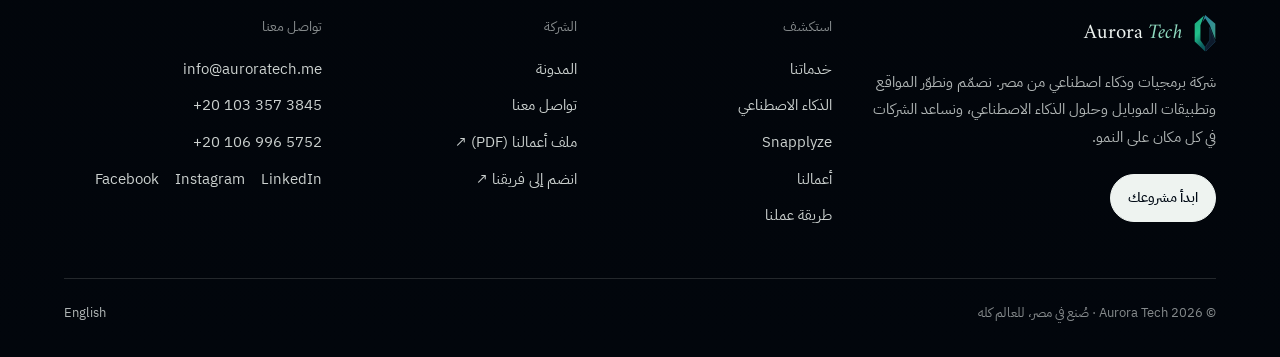
<file: ar/blog/ai-will-not-take-your-job/index.html>
<!doctype html>
<html lang="ar" dir="rtl">
<head>
<meta charset="utf-8">
<meta name="robots" content="noindex, nofollow">
<meta name="viewport" content="width=device-width, initial-scale=1, viewport-fit=cover">
<title>الذكاء الاصطناعي لن يأخذ وظيفتك، لكنه سيعيد تعريفها | Aurora Tech</title>
<meta name="description" content="سؤال الذعر هو السؤال الخطأ. الذكاء الاصطناعي لا يستبدل وظائف كاملة، بل يعيد تسعير المهام داخلها. إليك ما يعنيه ذلك لمسيرتك المهنية، بنظرة واقعية وواضحة.">
<link rel="canonical" href="https://auroratech.me/ar/blog/ai-will-not-take-your-job/">
<link rel="alternate" hreflang="en" href="https://auroratech.me/blog/ai-will-not-take-your-job/">
<link rel="alternate" hreflang="ar" href="https://auroratech.me/ar/blog/ai-will-not-take-your-job/">
<link rel="alternate" hreflang="x-default" href="https://auroratech.me/blog/ai-will-not-take-your-job/">
<meta property="og:type" content="article">
<meta property="og:site_name" content="Aurora Tech">
<meta property="og:locale" content="ar_EG">
<meta property="og:locale:alternate" content="en_US">
<meta property="og:url" content="https://auroratech.me/ar/blog/ai-will-not-take-your-job/">
<meta property="og:title" content="الذكاء الاصطناعي لن يأخذ وظيفتك، لكنه سيعيد تعريفها">
<meta property="og:description" content="سؤال الذعر هو السؤال الخطأ. الذكاء الاصطناعي لا يستبدل وظائف كاملة، بل يعيد تسعير المهام داخلها. إليك ما يعنيه ذلك لمسيرتك المهنية، بنظرة واقعية وواضحة.">
<meta property="og:image" content="https://auroratech.me/assets/blog/ai-will-not-take-your-job-og.jpg">
<meta property="og:image:width" content="1200">
<meta property="og:image:height" content="630">
<meta property="og:image:alt" content="الذكاء الاصطناعي لن يأخذ وظيفتك، لكنه سيعيد تعريفها">
<meta name="twitter:card" content="summary_large_image">
<meta name="twitter:title" content="الذكاء الاصطناعي لن يأخذ وظيفتك، لكنه سيعيد تعريفها">
<meta name="twitter:description" content="سؤال الذعر هو السؤال الخطأ. الذكاء الاصطناعي لا يستبدل وظائف كاملة، بل يعيد تسعير المهام داخلها. إليك ما يعنيه ذلك لمسيرتك المهنية، بنظرة واقعية وواضحة.">
<meta name="twitter:image" content="https://auroratech.me/assets/blog/ai-will-not-take-your-job-og.jpg">
<meta property="article:published_time" content="2026-10-14">
<meta property="article:section" content="أنظمة الذكاء الاصطناعي">
<meta name="theme-color" content="#02060c">
<meta name="color-scheme" content="dark">
<meta name="format-detection" content="telephone=no">
<link rel="icon" href="/assets/brand/mark.svg" type="image/svg+xml">
<link rel="icon" href="/assets/brand/favicon-32.png" sizes="32x32" type="image/png">
<link rel="apple-touch-icon" href="/assets/brand/apple-touch-icon.png">
<link rel="manifest" href="/site.webmanifest">
<link rel="preconnect" href="https://fonts.googleapis.com">
<link rel="preconnect" href="https://fonts.gstatic.com" crossorigin>
<link rel="stylesheet" href="https://fonts.googleapis.com/css2?family=Amiri:ital,wght@0,400;0,700;1,400&family=IBM+Plex+Mono:wght@400;500&family=IBM+Plex+Sans+Arabic:wght@400;500;600;700&display=swap">
<link rel="stylesheet" href="/css/style.css?v=8195a390d4">
<script type="importmap">{"imports":{"three":"/vendor/three/build/three.module.min.js?v=e9e06ff93c","three/addons/":"/vendor/three/addons/","lenis":"/vendor/lenis/lenis.mjs?v=01ac502365","/js/config.js":"/js/config.js?v=851ccfc3e2","/js/core/assets.js":"/js/core/assets.js?v=22f5679162","/js/core/lights.js":"/js/core/lights.js?v=9c84926ebd","/js/core/rig.js":"/js/core/rig.js?v=6dcc579abf","/js/core/snap.js":"/js/core/snap.js?v=0f694b008c","/js/core/stage.js":"/js/core/stage.js?v=196412346c","/js/gl/glsl.js":"/js/gl/glsl.js?v=edde05e750","/js/gl/ribbon.js":"/js/gl/ribbon.js?v=51fdc7a015","/js/i18n.js":"/js/i18n.js?v=1951179c57","/js/main.js":"/js/main.js?v=4091e4dd95","/js/page.js":"/js/page.js?v=b4913de136","/js/ui/audio.js":"/js/ui/audio.js?v=6b2705814b","/js/ui/cursor.js":"/js/ui/cursor.js?v=bd9ce0bdcc","/js/ui/labels.js":"/js/ui/labels.js?v=2dcdeea97a","/js/ui/mobile.js":"/js/ui/mobile.js?v=2f272cc02f","/js/ui/ui.js":"/js/ui/ui.js?v=e183e63424","/js/world/atmosphere.js":"/js/world/atmosphere.js?v=69c98d4153","/js/world/aurora.js":"/js/world/aurora.js?v=fdb65d5bd8","/js/world/creel.js":"/js/world/creel.js?v=0f60770f22","/js/world/finale.js":"/js/world/finale.js?v=4dae094cd0","/js/world/hall.js":"/js/world/hall.js?v=8da625a9de","/js/world/icons.js":"/js/world/icons.js?v=5b359e6b51","/js/world/layout.js":"/js/world/layout.js?v=56050fd4f4","/js/world/loom.js":"/js/world/loom.js?v=1e7e85d53a","/js/world/neural.js":"/js/world/neural.js?v=03e202eed9","/js/world/origin.js":"/js/world/origin.js?v=121b172b19","/js/world/snap.js":"/js/world/snap.js?v=da026c6297"}}</script>
<link rel="modulepreload" href="/js/page.js?v=b4913de136">
<link rel="modulepreload" href="/vendor/three/build/three.module.min.js?v=e9e06ff93c">
<link rel="modulepreload" href="/vendor/three/build/three.core.min.js">
<script type="application/ld+json">{"@context":"https://schema.org","@graph":[{"@type":"Organization","@id":"https://auroratech.me/#org","name":"Aurora Tech","alternateName":"أورورا تك","url":"https://auroratech.me/","logo":"https://auroratech.me/assets/brand/icon-512.png","email":"info@auroratech.me","telephone":["+201033573845","+201069965752"],"address":{"@type":"PostalAddress","addressCountry":"EG"},"areaServed":"Worldwide","sameAs":["https://www.linkedin.com/company/aurora-software-tech/","https://www.instagram.com/auroratech.me/","https://www.facebook.com/profile.php?id=61551227603812"]},{"@type":"BlogPosting","headline":"الذكاء الاصطناعي لن يأخذ وظيفتك، لكنه سيعيد تعريفها","description":"سؤال الذعر هو السؤال الخطأ. الذكاء الاصطناعي لا يستبدل وظائف كاملة، بل يعيد تسعير المهام داخلها. إليك ما يعنيه ذلك لمسيرتك المهنية، بنظرة واقعية وواضحة.","inLanguage":"ar","datePublished":"2026-10-14","dateModified":"2026-10-14","mainEntityOfPage":"https://auroratech.me/ar/blog/ai-will-not-take-your-job/","image":"https://auroratech.me/assets/blog/ai-will-not-take-your-job-og.jpg","articleSection":"أنظمة الذكاء الاصطناعي","keywords":"هل سيأخذ الذكاء الاصطناعي وظيفتي, الذكاء الاصطناعي والوظائف, مستقبل العمل والذكاء الاصطناعي, تأثير الذكاء الاصطناعي على الوظائف","author":{"@id":"https://auroratech.me/#org"},"publisher":{"@id":"https://auroratech.me/#org"},"wordCount":489},{"@type":"BreadcrumbList","itemListElement":[{"@type":"ListItem","position":1,"name":"الرئيسية","item":"https://auroratech.me/ar/"},{"@type":"ListItem","position":2,"name":"المدونة","item":"https://auroratech.me/ar/blog/"},{"@type":"ListItem","position":3,"name":"الذكاء الاصطناعي لن يأخذ وظيفتك، لكنه سيعيد تعريفها","item":"https://auroratech.me/ar/blog/ai-will-not-take-your-job/"}]}]}</script>
</head>
<body class="page-sub page-post">
<a class="skip" href="#main">انتقل إلى المحتوى</a>
<canvas id="gl" aria-hidden="true"></canvas>
<div class="scrim" aria-hidden="true"><i class="scrim__s"></i><i class="scrim__e"></i><i class="scrim__b"></i></div>
<div id="labels" class="labels" aria-hidden="true"></div>
<header class="nav" id="nav">
  <a href="/ar/" class="nav__brand" aria-label="الصفحة الرئيسية لأورورا تك">
    <img src="/assets/brand/mark.svg" alt="" width="22" height="38">
    <span class="nav__word" lang="en">Aurora<em>Tech</em></span>
  </a>
  <nav class="nav__links" aria-label="القائمة الرئيسية">
    <a href="/ar/#services" data-chapter-link="services">خدماتنا</a>
    <a href="/ar/#ai" data-chapter-link="ai">الذكاء الاصطناعي</a>
    <a href="/ar/#snapplyze" data-chapter-link="snapplyze" lang="en">Snapplyze</a>
    <a href="/ar/#work" data-chapter-link="work">أعمالنا</a>
    <a href="/ar/blog/" data-chapter-link="journal">المدونة</a>
  </nav>
  <div class="nav__right">
    <a class="nav__lang" href="/blog/ai-will-not-take-your-job/" hreflang="en" lang="en">English</a>
    <button class="sound" id="sound-toggle" type="button" aria-pressed="false" aria-label="تشغيل الصوت أو إيقافه" data-on="مُفعّل" data-off="مُطفأ">
      <span class="sound__bars" aria-hidden="true"><i></i><i></i><i></i><i></i><i></i></span>
      <span class="sound__label">الصوت <b>مُطفأ</b></span>
    </button>
    <a href="/ar/contact/" class="btn btn--pill nav__cta"><span>ابدأ مشروعك</span></a>
    <button class="menu-btn" id="menu-btn" type="button" aria-expanded="false" aria-controls="menu" aria-label="فتح القائمة"><i></i><i></i></button>
  </div>
</header>

<div class="menu" id="menu" aria-hidden="true">
  <div class="menu__inner">
    <ol class="menu__list">
      <li><a href="/ar/#hero"><span class="mono">00</span>البداية</a></li>
      <li><a href="/ar/#origin"><span class="mono">01</span>كيف بدأت الفكرة</a></li>
      <li><a href="/ar/#services"><span class="mono">02</span>خدماتنا</a></li>
      <li><a href="/ar/#ai"><span class="mono">03</span>الذكاء الاصطناعي</a></li>
      <li><a href="/ar/#snapplyze"><span class="mono">04</span><span lang="en">Snapplyze</span></a></li>
      <li><a href="/ar/#work"><span class="mono">05</span>أعمالنا</a></li>
      <li><a href="/ar/#process"><span class="mono">06</span>طريقة عملنا</a></li>
      <li><a href="/ar/blog/"><span class="mono">07</span>المدونة</a></li>
      <li><a href="/ar/contact/"><span class="mono">08</span>تواصل معنا</a></li>
    </ol>
    <div class="menu__aside">
      <a class="btn btn--light" href="/ar/contact/"><span>ابدأ مشروعك</span></a>
      <a href="mailto:info@auroratech.me" class="mono">info@auroratech.me</a>
      <a href="tel:+201033573845" class="mono" dir="ltr">+20 103 357 3845</a>
      <a href="https://wa.me/201033573845" class="mono" target="_blank" rel="noopener">WhatsApp ↗</a>
      <a href="/blog/ai-will-not-take-your-job/" hreflang="en" lang="en" class="menu__lang">English</a>
    </div>
  </div>
</div>

<main id="main">
<article class="post">
  <header class="post__head wrap wrap--post">
    <nav class="crumbs" aria-label="مسار التنقل"><a href="/ar/">الرئيسية</a><span aria-hidden="true">/</span><a href="/ar/blog/">المدونة</a></nav>
    <p class="post__meta"><span class="post__cat">أنظمة الذكاء الاصطناعي</span><span>3 دقائق قراءة</span><time datetime="2026-10-14">14 أكتوبر 2026</time></p>
    <h1 class="post__title">الذكاء الاصطناعي لن يأخذ وظيفتك، لكنه سيعيد تعريفها</h1>
    <p class="post__desc">سؤال الذعر هو السؤال الخطأ. الذكاء الاصطناعي لا يستبدل وظائف كاملة، بل يعيد تسعير المهام داخلها. إليك ما يعنيه ذلك لمسيرتك المهنية، بنظرة واقعية وواضحة.</p>
    <p class="post__by">بقلم فريق أورورا تك</p>
  </header>
  <figure class="post__cover wrap wrap--wide"><img src="/assets/blog/ai-will-not-take-your-job.webp" alt="" width="1600" height="900" fetchpriority="high"></figure>
  <div class="post__layout wrap wrap--wide">
    <aside class="post__toc" aria-label="في هذا المقال">
      <p class="post__toc-h">في هذا المقال</p>
      <ol><li><a href="#الوظيفة-مجموعة-مهام،-لا-شيء-واحد">الوظيفة مجموعة مهام، لا شيء واحد</a></li><li><a href="#المهام-التي-تبقى-مكلفة">المهام التي تبقى مكلفة</a></li><li><a href="#ما-الذي-يحدث-فعلًا-للوظائف-في-المنتصف">ما الذي يحدث فعلًا للوظائف في المنتصف</a></li><li><a href="#الاستجابة-العملية">الاستجابة العملية</a></li><li><a href="#الجزء-الذي-لا-يقوله-أحد-بصوت-عالٍ">الجزء الذي لا يقوله أحد بصوت عالٍ</a></li></ol>
      <div class="post__share">
        <p class="post__toc-h">شارك</p>
        <a href="https://www.linkedin.com/sharing/share-offsite/?url=https://auroratech.me/ar/blog/ai-will-not-take-your-job/" target="_blank" rel="noopener">LinkedIn</a>
        <a href="https://twitter.com/intent/tweet?url=https://auroratech.me/ar/blog/ai-will-not-take-your-job/&text=الذكاء الاصطناعي لن يأخذ وظيفتك، لكنه سيعيد تعريفها" target="_blank" rel="noopener">X</a>
        <a href="https://wa.me/?text=https://auroratech.me/ar/blog/ai-will-not-take-your-job/" target="_blank" rel="noopener">WhatsApp</a>
      </div>
    </aside>
    <div class="prose">
<p>«الذكاء الاصطناعي سيأخذ وظيفتك.» سمعتها ألف مرة، تُقال بثقة كاملة ودون أي تفاصيل. إنها طريقة رائعة لجذب الانتباه، وطريقة سيئة لفهم ما يحدث فعلًا.</p>
<p>إليك النسخة الأكثر فائدة من هذه الجملة: <strong>الذكاء الاصطناعي لا يستبدل وظائف كاملة، بل يعيد تسعير المهام داخلها.</strong> وهذا الفرق هو ما يحدّد إن كنت مهدَّدًا، أم في موقع أفضل من قبل.</p>
<h2 id="الوظيفة-مجموعة-مهام،-لا-شيء-واحد">الوظيفة مجموعة مهام، لا شيء واحد</h2>
<p>لم تكن أي وظيفة في مأمن على مستوى المهام قط. فالمحامي يبحث ويصوغ ويبني علاقات مع العملاء ويحكم في الأمور. والمصمّم يستكشف وينفّذ ويملك الذوق. والمطوّر يخطّط ويكتب ويصلح الأخطاء ويصمّم البنية.</p>
<p>الذكاء الاصطناعي بارع جدًا في بعض المهام داخل كل مجموعة، وضعيف في غيرها. يستطيع كتابة المسودة الأولى لأي نص تقريبًا، ويستطيع توليد كود يبدو صحيحًا، ويستطيع التلخيص وإعادة التنسيق. لكنه لا يستطيع أن يملك علاقة، أو أن يتحمّل مسؤولية قرار، أو أن يعرف متى يكون الناتج المقنع خاطئًا.</p>
<p>فالصورة الصادقة ليست «الوظائف ستختفي»، بل «بعض المهام ستصبح رخيصة، وستنتقل القيمة إلى المهام التي تبقى مكلفة».</p>
<h2 id="المهام-التي-تبقى-مكلفة">المهام التي تبقى مكلفة</h2>
<p>ثلاث فئات من العمل تقاوم الأتمتة جيدًا:</p>
<p><strong>الحكم في المواقف الغامضة</strong>: أن تقرّر ما يجب فعله عندما لا تكون الإجابة الصحيحة مكتوبة في أي مكان. الذكاء الاصطناعي يُحسّن داخل إطار محدّد، أما البشر فيختارون الإطار نفسه.</p>
<p><strong>المساءلة</strong>: لا بدّ أن يكون هناك من يُسأل عندما تسوء الأمور. الشركات لا تفصل الذكاء الاصطناعي، بل تفصل الشخص الذي كان مسؤولًا عنه.</p>
<p><strong>العلاقات والثقة</strong>: العملاء يشترون من أشخاص. التفاوض والإقناع والشعور بأن هناك من يقف إلى جانبك فعلًا أشياء لا تُطلب بأمر مكتوب.</p>
<p>إن كانت وظيفتك في أغلبها واحدة من هذه، فأنت لست في خطر. وإن كانت في أغلبها كتابة مسودات أولى وإعادة تنسيق، فالأرض تتحرّك تحت قدميك، والتظاهر بغير ذلك لن يفيدك.</p>
<h2 id="ما-الذي-يحدث-فعلًا-للوظائف-في-المنتصف">ما الذي يحدث فعلًا للوظائف في المنتصف</h2>
<p>النتيجة الأكثر واقعية في المدى القريب غير متساوية. الأدوار المليئة بالمهام الروتينية ستتقلّص. والأدوار التي تجمع بين إتقان أدوات الذكاء الاصطناعي وحسن التقدير ستزداد قيمتها. وستتّسع الفجوة بين من يُحسن توجيه هذه الأدوات ومن لا يُحسنه.</p>
<p>هذا أقل دراماتيكية من «الروبوتات قادمة»، وأكثر تأثيرًا من «لن يتغيّر شيء».</p>
<h2 id="الاستجابة-العملية">الاستجابة العملية</h2>
<p>لا يمكنك أن تحمي نفسك من الأتمتة بمهارة واحدة. لكن يمكنك أن تعيد تموضعك على ثلاثة محاور:</p>
<ol><li><strong>اصعد نحو الحكم والمسؤولية.</strong> كن الشخص الذي يقرّر، لا مجرد الشخص الذي ينفّذ.</li><li><strong>أتقن الأدوات.</strong> من يستخدم الذكاء الاصطناعي جيدًا سينتج أكثر ممن يتجاهله، وغالبًا أكثر ممن يعتمد عليه دون تفكير.</li><li><strong>ابقَ مسؤولًا.</strong> كن الاسم الموقّع على العمل. فالمسؤولية آخر ما يستطيع الذكاء الاصطناعي أن يحمله عنك.</li></ol>
<h2 id="الجزء-الذي-لا-يقوله-أحد-بصوت-عالٍ">الجزء الذي لا يقوله أحد بصوت عالٍ</h2>
<p>الخطر الحقيقي ليس أن يأخذ الذكاء الاصطناعي وظيفتك غدًا. الخطر أن تقضي خمس سنوات في تجاهله بينما يتعلّم من حولك بهدوء كيف يضاعفون إنتاجهم، ثم يبدو الأمر مفاجئًا، رغم أنه كان تدريجيًا طوال الوقت.</p>
<p>التكيّف مملّ لكنه ينجح. والذعر صاخب لكنه لا ينجح.</p>
<p>في <strong>أورورا تك</strong> نبني أنظمة ذكاء اصطناعي للشركات، وهذا يمنحنا مقعدًا في الصف الأول لنرى ما تفعله هذه التقنية فعلًا وما لا تفعله. وإن أردت تحليلًا واقعيًا بعيدًا عن التهويل والضجيج، فتابعنا.</p>
      <aside class="post__cta">
        <p>تابع أورورا تك لقراءة واقعية عن الذكاء الاصطناعي ومستقبل العمل.</p>
        <a class="btn btn--light" href="/ar/contact/"><span>تحدّث معنا</span></a>
      </aside>
    </div>
  </div>
  <footer class="post__foot wrap wrap--wide">
    <div class="post__foot-head"><h2 class="h2">مقالات أخرى</h2><a class="btn btn--ghost btn--sm" href="/ar/blog/"><span>كل المقالات</span></a></div>
    <div class="blog-grid blog-grid--related"><article class="post-card">
  <a class="post-card__link" href="/ar/blog/nobody-reads-the-dashboard/" aria-label="لا أحد يقرأ لوحة البيانات: لماذا لم تجعل الرسوم البيانية أحدًا أذكى">
    <figure class="post-card__img"><img src="/assets/blog/nobody-reads-the-dashboard.webp" alt="" width="1600" height="900" loading="lazy" decoding="async"></figure>
    <div class="post-card__body">
      <p class="post-card__meta mono"><span>البيانات والتحليلات</span><span>6 دقائق قراءة</span></p>
      <h3 class="post-card__title">لا أحد يقرأ لوحة البيانات: لماذا لم تجعل الرسوم البيانية أحدًا أذكى</h3>
      <p class="post-card__desc">لوحة بياناتك تعرض لك أربعين رقمًا ولا تجيب عن أي سؤال من أسئلتك. إليك لماذا يحدث ذلك، وما الحلقة المفقودة فعلًا، وكيف تحصل عليها دون توظيف محلّل بيانات.</p>
      <span class="post-card__more mono">اقرأ المقال <i aria-hidden="true">→</i></span>
    </div>
  </a>
</article>
<article class="post-card">
  <a class="post-card__link" href="/ar/blog/benefits-of-a-well-designed-website/" aria-label="5 أسباب تجعل الموقع المصمّم جيدًا أنشط مندوب مبيعات لديك">
    <figure class="post-card__img"><img src="/assets/blog/benefits-of-a-well-designed-website.webp" alt="" width="1600" height="900" loading="lazy" decoding="async"></figure>
    <div class="post-card__body">
      <p class="post-card__meta mono"><span>تطوير المواقع</span><span>3 دقائق قراءة</span></p>
      <h3 class="post-card__title">5 أسباب تجعل الموقع المصمّم جيدًا أنشط مندوب مبيعات لديك</h3>
      <p class="post-card__desc">الموقع المصمّم جيدًا يعمل على مدار الساعة: يبني الثقة، ويؤتمت المبيعات، ويصل إلى عملاء لن تلتقيهم أبدًا خارج الإنترنت. إليك الفوائد الخمس التي تحرّك الإيرادات فعلًا.</p>
      <span class="post-card__more mono">اقرأ المقال <i aria-hidden="true">→</i></span>
    </div>
  </a>
</article></div>
  </footer>
</article>

</main>
<footer class="site-footer">
  <div class="site-footer__grid">
    <div class="site-footer__brand">
      <a href="/ar/" class="nav__brand" aria-label="الصفحة الرئيسية لأورورا تك">
        <img src="/assets/brand/mark.svg" alt="" width="22" height="38" loading="lazy">
        <span class="nav__word" lang="en">Aurora<em>Tech</em></span>
      </a>
      <p>شركة برمجيات وذكاء اصطناعي من مصر. نصمّم ونطوّر المواقع وتطبيقات الموبايل وحلول الذكاء الاصطناعي، ونساعد الشركات في كل مكان على النمو.</p>
      <a class="btn btn--light btn--sm" href="/ar/contact/"><span>ابدأ مشروعك</span></a>
    </div>
    <nav aria-labelledby="f-explore">
      <h2 id="f-explore" class="site-footer__h">استكشف</h2>
      <ul>
        <li><a href="/ar/#services">خدماتنا</a></li>
        <li><a href="/ar/#ai">الذكاء الاصطناعي</a></li>
        <li><a href="/ar/#snapplyze" lang="en">Snapplyze</a></li>
        <li><a href="/ar/#work">أعمالنا</a></li>
        <li><a href="/ar/#process">طريقة عملنا</a></li>
      </ul>
    </nav>
    <nav aria-labelledby="f-company">
      <h2 id="f-company" class="site-footer__h">الشركة</h2>
      <ul>
        <li><a href="/ar/blog/">المدونة</a></li>
        <li><a href="/ar/contact/">تواصل معنا</a></li>
        <li><a href="/assets/docs/Aurora-Tech-Portfolio.pdf" target="_blank" rel="noopener">ملف أعمالنا (PDF) ↗</a></li>
        <li><a href="https://forms.gle/auo2Fq7QRErQFGbt9" target="_blank" rel="noopener">انضم إلى فريقنا ↗</a></li>
      </ul>
    </nav>
    <div>
      <h2 class="site-footer__h">تواصل معنا</h2>
      <ul>
        <li><a href="mailto:info@auroratech.me">info@auroratech.me</a></li>
        <li><a href="tel:+201033573845" dir="ltr">+20 103 357 3845</a></li>
        <li><a href="tel:+201069965752" dir="ltr">+20 106 996 5752</a></li>
        <li class="site-footer__social">
          <a href="https://www.linkedin.com/company/aurora-software-tech/" target="_blank" rel="noopener">LinkedIn</a>
          <a href="https://www.instagram.com/auroratech.me/" target="_blank" rel="noopener">Instagram</a>
          <a href="https://www.facebook.com/profile.php?id=61551227603812" target="_blank" rel="noopener">Facebook</a>
        </li>
      </ul>
    </div>
  </div>
  <div class="site-footer__base">
    <span>© 2026 Aurora Tech · صُنع في مصر، للعالم كله</span>
    <a href="/blog/ai-will-not-take-your-job/" hreflang="en" lang="en">English</a>
  </div>
</footer>

<canvas id="cursor-thread" aria-hidden="true"></canvas>
<script type="module" src="/js/page.js?v=b4913de136"></script>
</body>
</html>
</file>
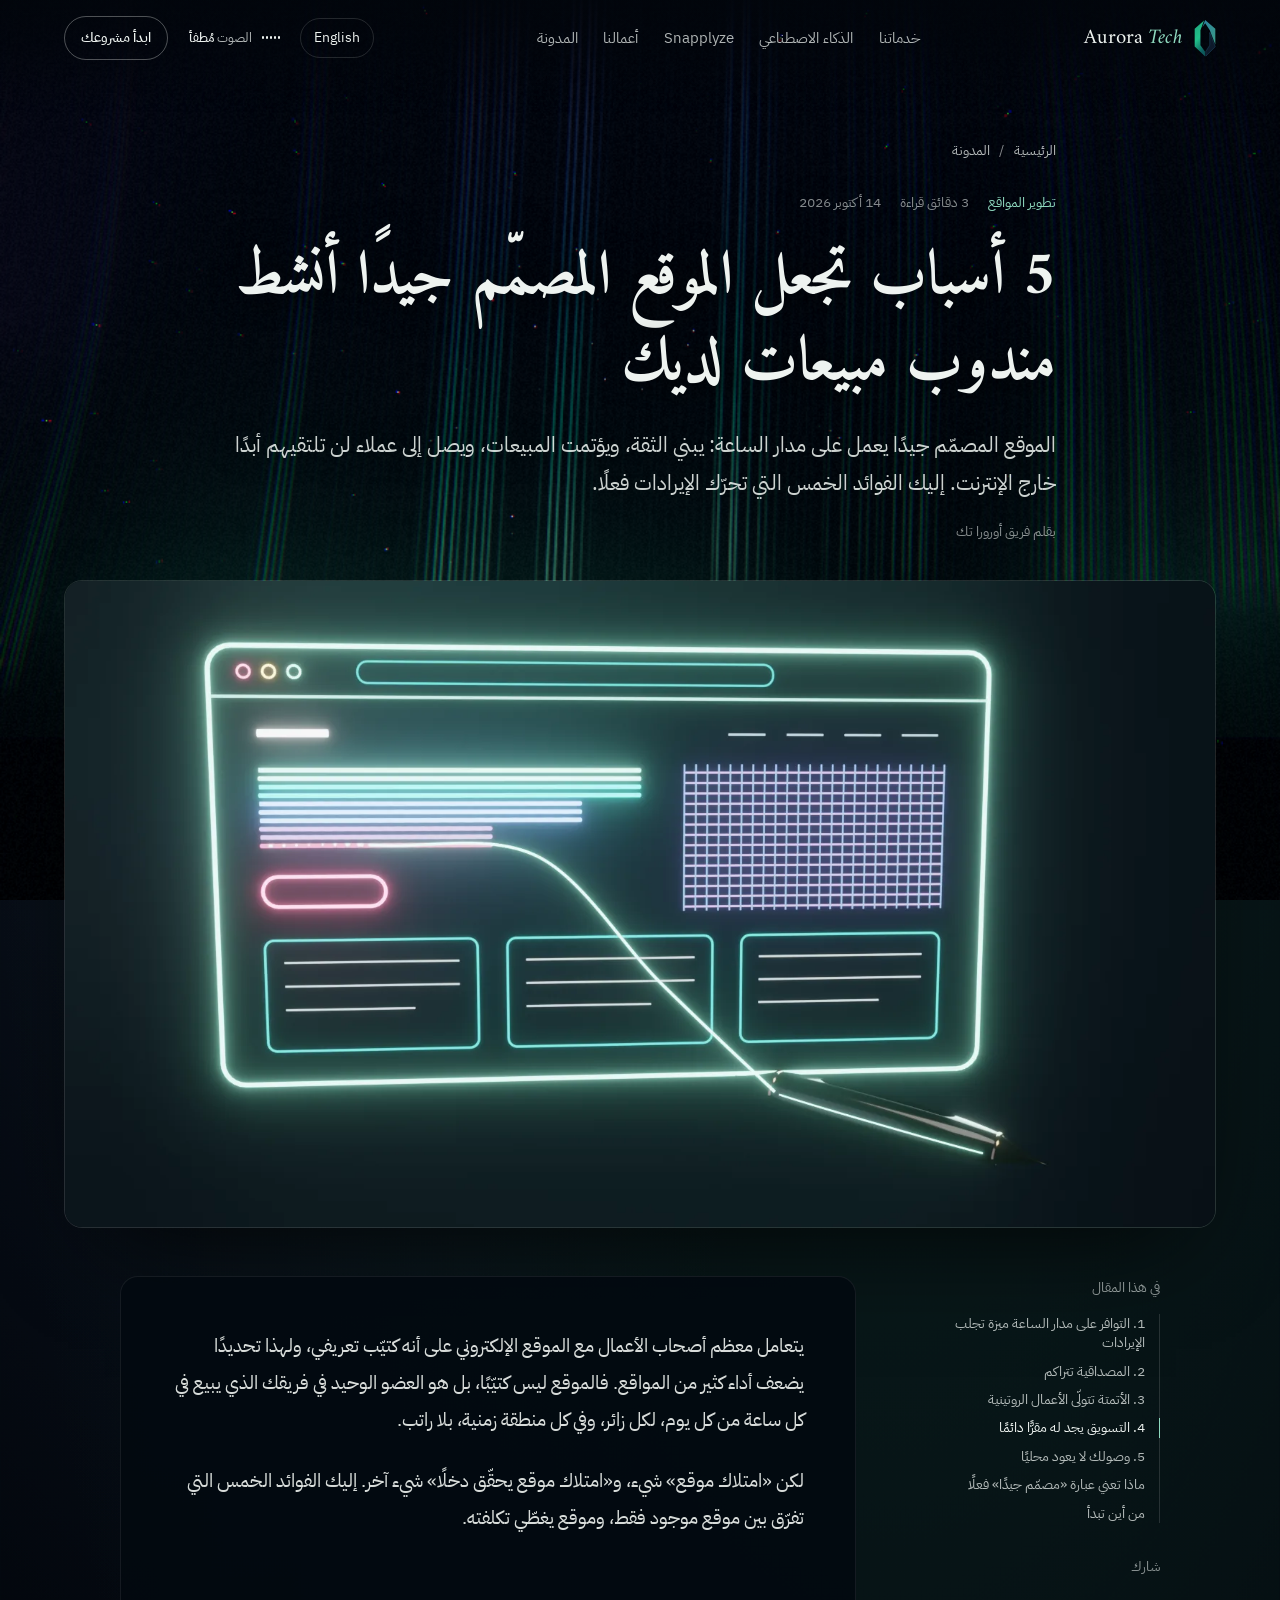
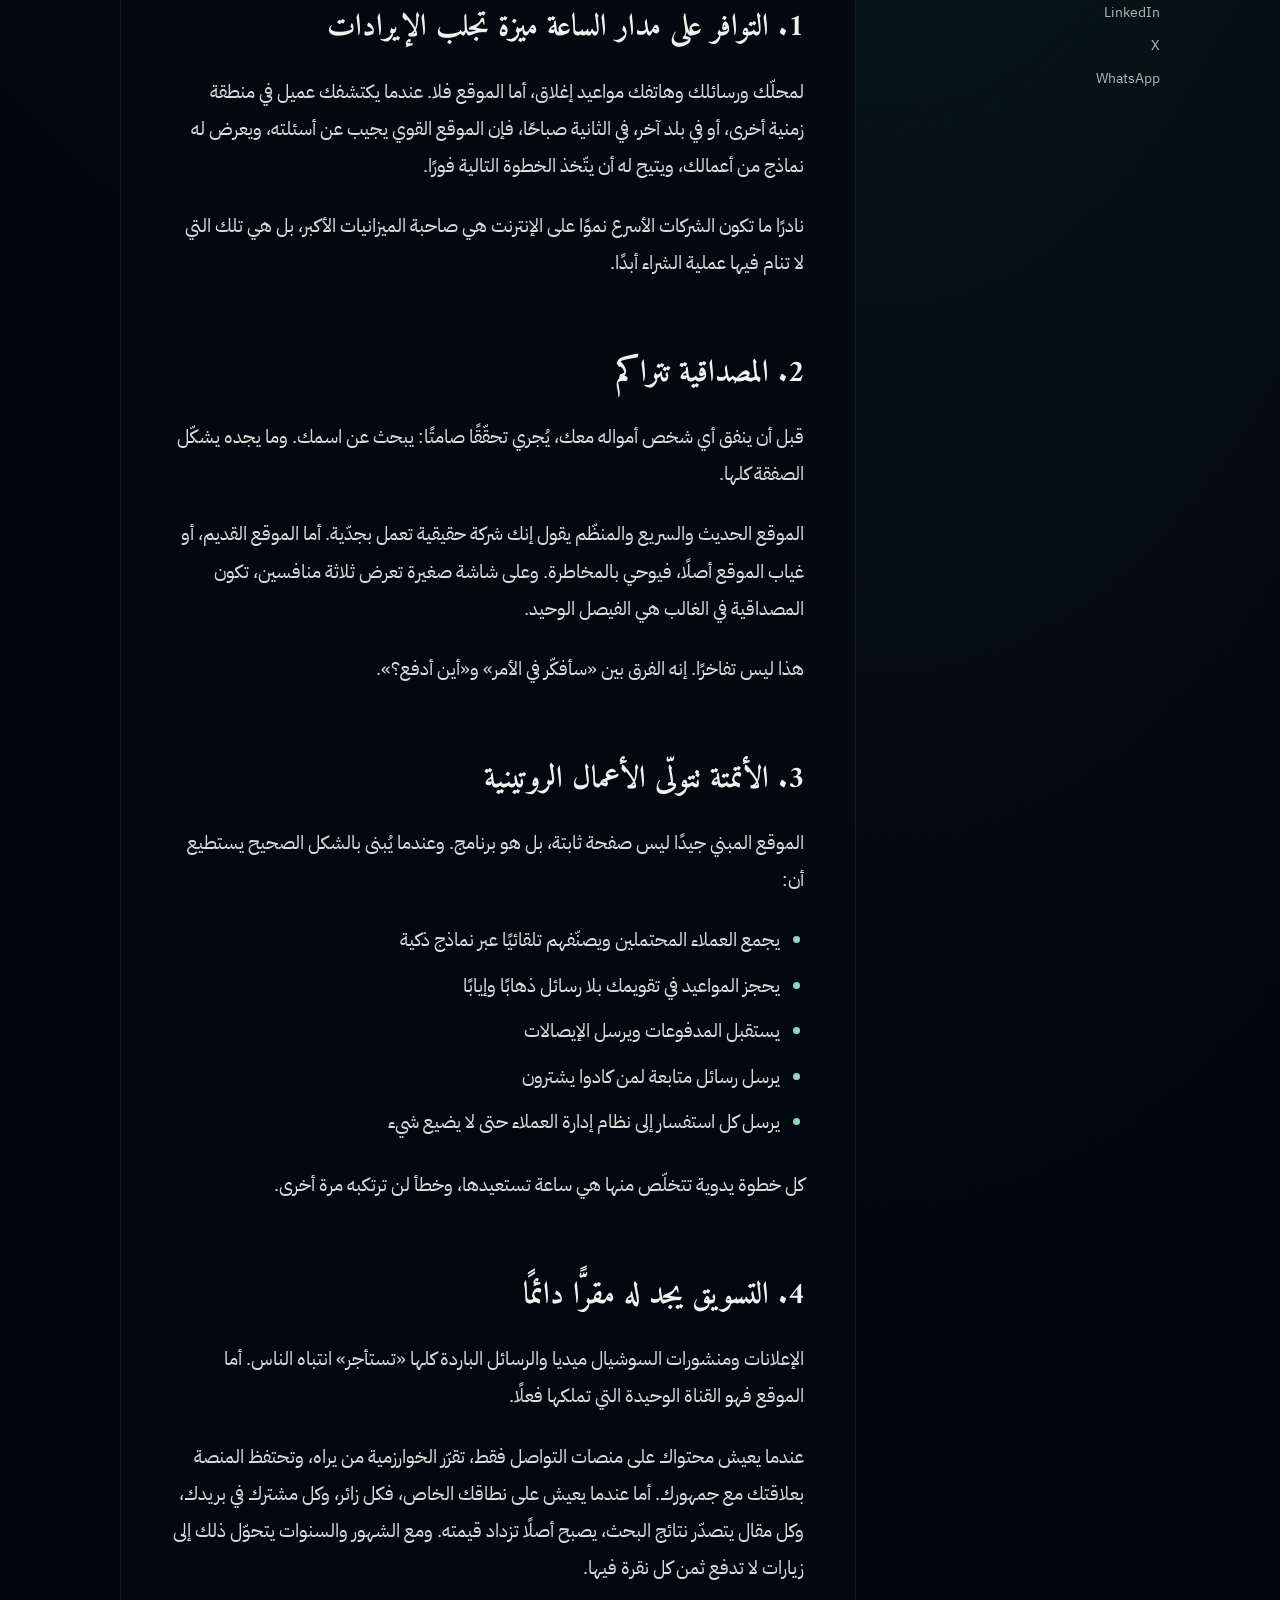
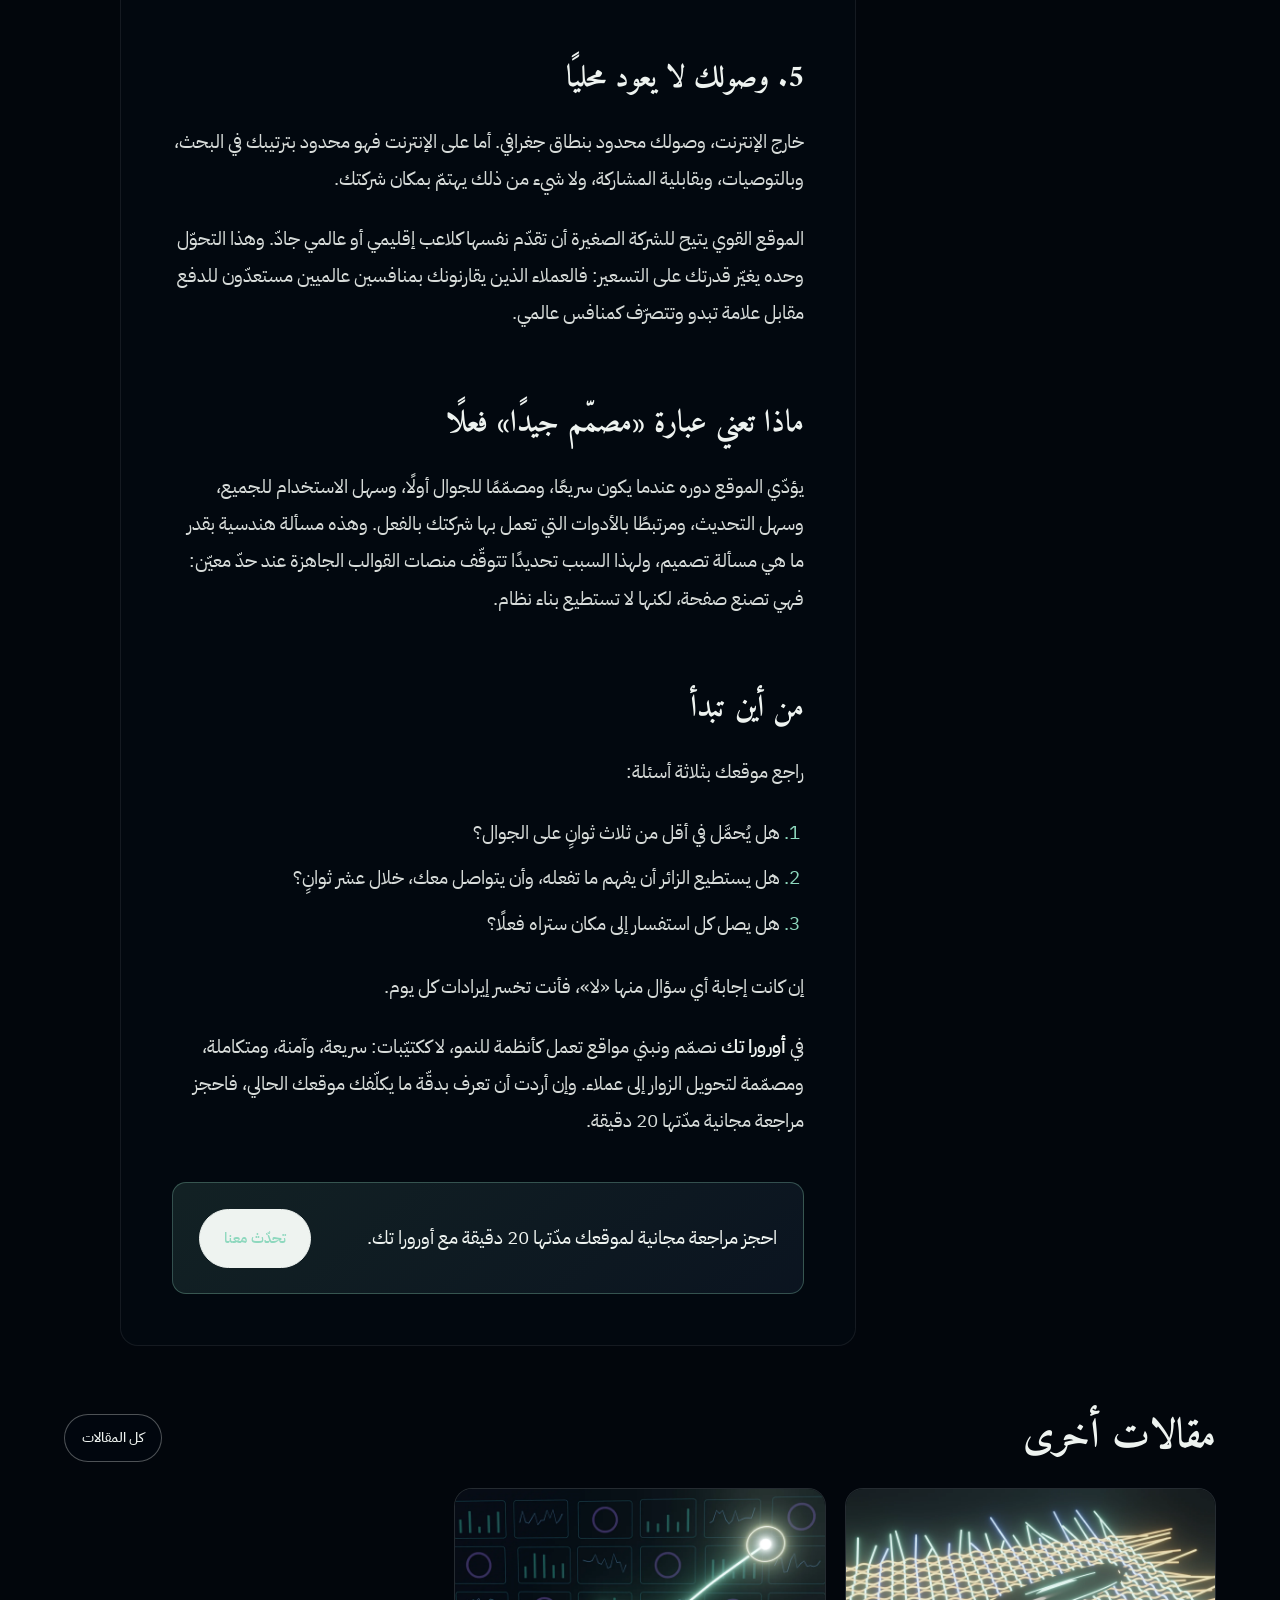
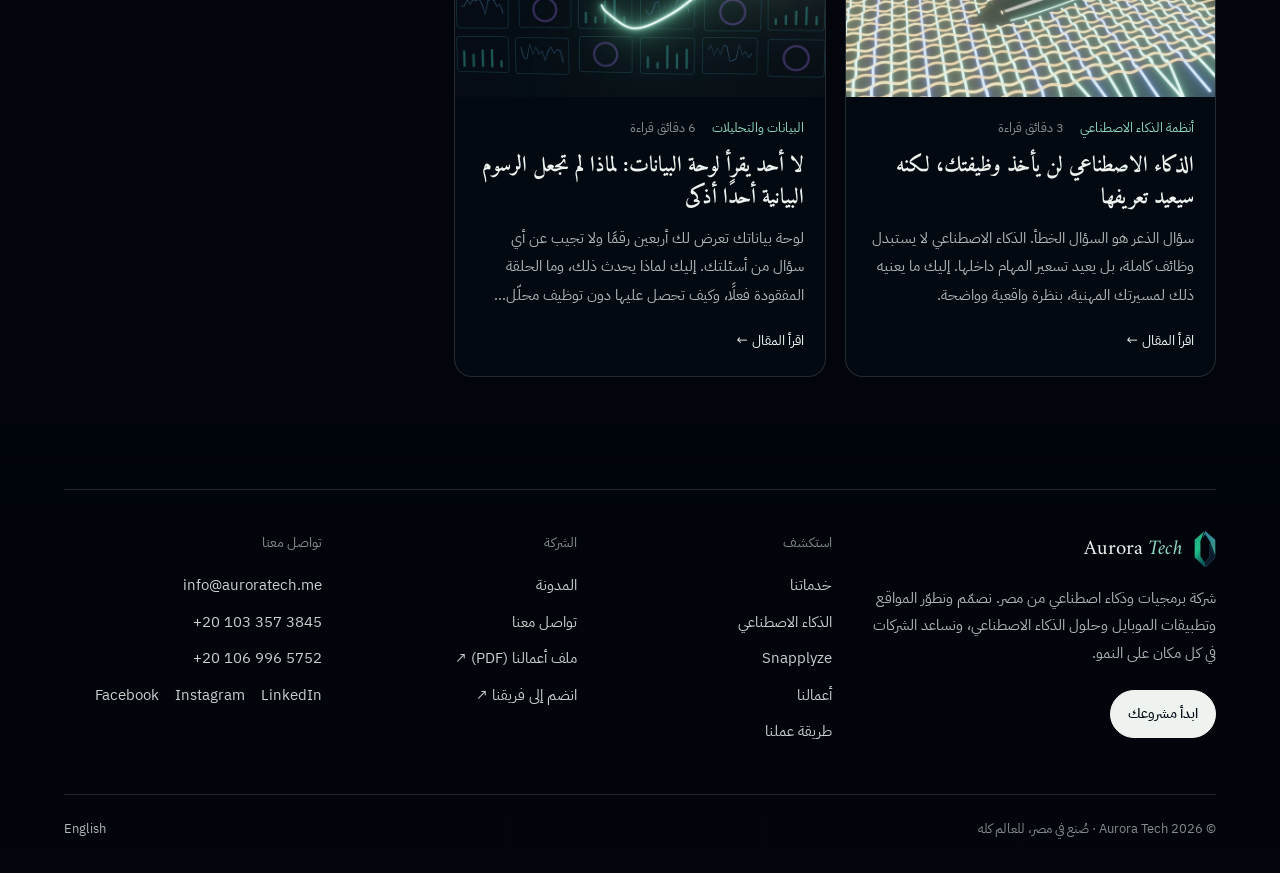
<file: ar/blog/benefits-of-a-well-designed-website/index.html>
<!doctype html>
<html lang="ar" dir="rtl">
<head>
<meta charset="utf-8">
<meta name="robots" content="noindex, nofollow">
<meta name="viewport" content="width=device-width, initial-scale=1, viewport-fit=cover">
<title>5 أسباب تجعل الموقع المصمّم جيدًا أنشط مندوب مبيعات لديك | Aurora Tech</title>
<meta name="description" content="الموقع المصمّم جيدًا يعمل على مدار الساعة: يبني الثقة، ويؤتمت المبيعات، ويصل إلى عملاء لن تلتقيهم أبدًا خارج الإنترنت. إليك الفوائد الخمس التي تحرّك الإيرادات فعلًا.">
<link rel="canonical" href="https://auroratech.me/ar/blog/benefits-of-a-well-designed-website/">
<link rel="alternate" hreflang="en" href="https://auroratech.me/blog/benefits-of-a-well-designed-website/">
<link rel="alternate" hreflang="ar" href="https://auroratech.me/ar/blog/benefits-of-a-well-designed-website/">
<link rel="alternate" hreflang="x-default" href="https://auroratech.me/blog/benefits-of-a-well-designed-website/">
<meta property="og:type" content="article">
<meta property="og:site_name" content="Aurora Tech">
<meta property="og:locale" content="ar_EG">
<meta property="og:locale:alternate" content="en_US">
<meta property="og:url" content="https://auroratech.me/ar/blog/benefits-of-a-well-designed-website/">
<meta property="og:title" content="5 أسباب تجعل الموقع المصمّم جيدًا أنشط مندوب مبيعات لديك">
<meta property="og:description" content="الموقع المصمّم جيدًا يعمل على مدار الساعة: يبني الثقة، ويؤتمت المبيعات، ويصل إلى عملاء لن تلتقيهم أبدًا خارج الإنترنت. إليك الفوائد الخمس التي تحرّك الإيرادات فعلًا.">
<meta property="og:image" content="https://auroratech.me/assets/blog/benefits-of-a-well-designed-website-og.jpg">
<meta property="og:image:width" content="1200">
<meta property="og:image:height" content="630">
<meta property="og:image:alt" content="5 أسباب تجعل الموقع المصمّم جيدًا أنشط مندوب مبيعات لديك">
<meta name="twitter:card" content="summary_large_image">
<meta name="twitter:title" content="5 أسباب تجعل الموقع المصمّم جيدًا أنشط مندوب مبيعات لديك">
<meta name="twitter:description" content="الموقع المصمّم جيدًا يعمل على مدار الساعة: يبني الثقة، ويؤتمت المبيعات، ويصل إلى عملاء لن تلتقيهم أبدًا خارج الإنترنت. إليك الفوائد الخمس التي تحرّك الإيرادات فعلًا.">
<meta name="twitter:image" content="https://auroratech.me/assets/blog/benefits-of-a-well-designed-website-og.jpg">
<meta property="article:published_time" content="2026-10-14">
<meta property="article:section" content="تطوير المواقع">
<meta name="theme-color" content="#02060c">
<meta name="color-scheme" content="dark">
<meta name="format-detection" content="telephone=no">
<link rel="icon" href="/assets/brand/mark.svg" type="image/svg+xml">
<link rel="icon" href="/assets/brand/favicon-32.png" sizes="32x32" type="image/png">
<link rel="apple-touch-icon" href="/assets/brand/apple-touch-icon.png">
<link rel="manifest" href="/site.webmanifest">
<link rel="preconnect" href="https://fonts.googleapis.com">
<link rel="preconnect" href="https://fonts.gstatic.com" crossorigin>
<link rel="stylesheet" href="https://fonts.googleapis.com/css2?family=Amiri:ital,wght@0,400;0,700;1,400&family=IBM+Plex+Mono:wght@400;500&family=IBM+Plex+Sans+Arabic:wght@400;500;600;700&display=swap">
<link rel="stylesheet" href="/css/style.css?v=8195a390d4">
<script type="importmap">{"imports":{"three":"/vendor/three/build/three.module.min.js?v=e9e06ff93c","three/addons/":"/vendor/three/addons/","lenis":"/vendor/lenis/lenis.mjs?v=01ac502365","/js/config.js":"/js/config.js?v=851ccfc3e2","/js/core/assets.js":"/js/core/assets.js?v=22f5679162","/js/core/lights.js":"/js/core/lights.js?v=9c84926ebd","/js/core/rig.js":"/js/core/rig.js?v=6dcc579abf","/js/core/snap.js":"/js/core/snap.js?v=0f694b008c","/js/core/stage.js":"/js/core/stage.js?v=196412346c","/js/gl/glsl.js":"/js/gl/glsl.js?v=edde05e750","/js/gl/ribbon.js":"/js/gl/ribbon.js?v=51fdc7a015","/js/i18n.js":"/js/i18n.js?v=1951179c57","/js/main.js":"/js/main.js?v=4091e4dd95","/js/page.js":"/js/page.js?v=b4913de136","/js/ui/audio.js":"/js/ui/audio.js?v=6b2705814b","/js/ui/cursor.js":"/js/ui/cursor.js?v=bd9ce0bdcc","/js/ui/labels.js":"/js/ui/labels.js?v=2dcdeea97a","/js/ui/mobile.js":"/js/ui/mobile.js?v=2f272cc02f","/js/ui/ui.js":"/js/ui/ui.js?v=e183e63424","/js/world/atmosphere.js":"/js/world/atmosphere.js?v=69c98d4153","/js/world/aurora.js":"/js/world/aurora.js?v=fdb65d5bd8","/js/world/creel.js":"/js/world/creel.js?v=0f60770f22","/js/world/finale.js":"/js/world/finale.js?v=4dae094cd0","/js/world/hall.js":"/js/world/hall.js?v=8da625a9de","/js/world/icons.js":"/js/world/icons.js?v=5b359e6b51","/js/world/layout.js":"/js/world/layout.js?v=56050fd4f4","/js/world/loom.js":"/js/world/loom.js?v=1e7e85d53a","/js/world/neural.js":"/js/world/neural.js?v=03e202eed9","/js/world/origin.js":"/js/world/origin.js?v=121b172b19","/js/world/snap.js":"/js/world/snap.js?v=da026c6297"}}</script>
<link rel="modulepreload" href="/js/page.js?v=b4913de136">
<link rel="modulepreload" href="/vendor/three/build/three.module.min.js?v=e9e06ff93c">
<link rel="modulepreload" href="/vendor/three/build/three.core.min.js">
<script type="application/ld+json">{"@context":"https://schema.org","@graph":[{"@type":"Organization","@id":"https://auroratech.me/#org","name":"Aurora Tech","alternateName":"أورورا تك","url":"https://auroratech.me/","logo":"https://auroratech.me/assets/brand/icon-512.png","email":"info@auroratech.me","telephone":["+201033573845","+201069965752"],"address":{"@type":"PostalAddress","addressCountry":"EG"},"areaServed":"Worldwide","sameAs":["https://www.linkedin.com/company/aurora-software-tech/","https://www.instagram.com/auroratech.me/","https://www.facebook.com/profile.php?id=61551227603812"]},{"@type":"BlogPosting","headline":"5 أسباب تجعل الموقع المصمّم جيدًا أنشط مندوب مبيعات لديك","description":"الموقع المصمّم جيدًا يعمل على مدار الساعة: يبني الثقة، ويؤتمت المبيعات، ويصل إلى عملاء لن تلتقيهم أبدًا خارج الإنترنت. إليك الفوائد الخمس التي تحرّك الإيرادات فعلًا.","inLanguage":"ar","datePublished":"2026-10-14","dateModified":"2026-10-14","mainEntityOfPage":"https://auroratech.me/ar/blog/benefits-of-a-well-designed-website/","image":"https://auroratech.me/assets/blog/benefits-of-a-well-designed-website-og.jpg","articleSection":"تطوير المواقع","keywords":"فوائد الموقع الإلكتروني للشركات, أهمية الموقع الإلكتروني, تصميم موقع لشركة, موقع للشركات الصغيرة","author":{"@id":"https://auroratech.me/#org"},"publisher":{"@id":"https://auroratech.me/#org"},"wordCount":557},{"@type":"BreadcrumbList","itemListElement":[{"@type":"ListItem","position":1,"name":"الرئيسية","item":"https://auroratech.me/ar/"},{"@type":"ListItem","position":2,"name":"المدونة","item":"https://auroratech.me/ar/blog/"},{"@type":"ListItem","position":3,"name":"5 أسباب تجعل الموقع المصمّم جيدًا أنشط مندوب مبيعات لديك","item":"https://auroratech.me/ar/blog/benefits-of-a-well-designed-website/"}]}]}</script>
</head>
<body class="page-sub page-post">
<a class="skip" href="#main">انتقل إلى المحتوى</a>
<canvas id="gl" aria-hidden="true"></canvas>
<div class="scrim" aria-hidden="true"><i class="scrim__s"></i><i class="scrim__e"></i><i class="scrim__b"></i></div>
<div id="labels" class="labels" aria-hidden="true"></div>
<header class="nav" id="nav">
  <a href="/ar/" class="nav__brand" aria-label="الصفحة الرئيسية لأورورا تك">
    <img src="/assets/brand/mark.svg" alt="" width="22" height="38">
    <span class="nav__word" lang="en">Aurora<em>Tech</em></span>
  </a>
  <nav class="nav__links" aria-label="القائمة الرئيسية">
    <a href="/ar/#services" data-chapter-link="services">خدماتنا</a>
    <a href="/ar/#ai" data-chapter-link="ai">الذكاء الاصطناعي</a>
    <a href="/ar/#snapplyze" data-chapter-link="snapplyze" lang="en">Snapplyze</a>
    <a href="/ar/#work" data-chapter-link="work">أعمالنا</a>
    <a href="/ar/blog/" data-chapter-link="journal">المدونة</a>
  </nav>
  <div class="nav__right">
    <a class="nav__lang" href="/blog/benefits-of-a-well-designed-website/" hreflang="en" lang="en">English</a>
    <button class="sound" id="sound-toggle" type="button" aria-pressed="false" aria-label="تشغيل الصوت أو إيقافه" data-on="مُفعّل" data-off="مُطفأ">
      <span class="sound__bars" aria-hidden="true"><i></i><i></i><i></i><i></i><i></i></span>
      <span class="sound__label">الصوت <b>مُطفأ</b></span>
    </button>
    <a href="/ar/contact/" class="btn btn--pill nav__cta"><span>ابدأ مشروعك</span></a>
    <button class="menu-btn" id="menu-btn" type="button" aria-expanded="false" aria-controls="menu" aria-label="فتح القائمة"><i></i><i></i></button>
  </div>
</header>

<div class="menu" id="menu" aria-hidden="true">
  <div class="menu__inner">
    <ol class="menu__list">
      <li><a href="/ar/#hero"><span class="mono">00</span>البداية</a></li>
      <li><a href="/ar/#origin"><span class="mono">01</span>كيف بدأت الفكرة</a></li>
      <li><a href="/ar/#services"><span class="mono">02</span>خدماتنا</a></li>
      <li><a href="/ar/#ai"><span class="mono">03</span>الذكاء الاصطناعي</a></li>
      <li><a href="/ar/#snapplyze"><span class="mono">04</span><span lang="en">Snapplyze</span></a></li>
      <li><a href="/ar/#work"><span class="mono">05</span>أعمالنا</a></li>
      <li><a href="/ar/#process"><span class="mono">06</span>طريقة عملنا</a></li>
      <li><a href="/ar/blog/"><span class="mono">07</span>المدونة</a></li>
      <li><a href="/ar/contact/"><span class="mono">08</span>تواصل معنا</a></li>
    </ol>
    <div class="menu__aside">
      <a class="btn btn--light" href="/ar/contact/"><span>ابدأ مشروعك</span></a>
      <a href="mailto:info@auroratech.me" class="mono">info@auroratech.me</a>
      <a href="tel:+201033573845" class="mono" dir="ltr">+20 103 357 3845</a>
      <a href="https://wa.me/201033573845" class="mono" target="_blank" rel="noopener">WhatsApp ↗</a>
      <a href="/blog/benefits-of-a-well-designed-website/" hreflang="en" lang="en" class="menu__lang">English</a>
    </div>
  </div>
</div>

<main id="main">
<article class="post">
  <header class="post__head wrap wrap--post">
    <nav class="crumbs" aria-label="مسار التنقل"><a href="/ar/">الرئيسية</a><span aria-hidden="true">/</span><a href="/ar/blog/">المدونة</a></nav>
    <p class="post__meta"><span class="post__cat">تطوير المواقع</span><span>3 دقائق قراءة</span><time datetime="2026-10-14">14 أكتوبر 2026</time></p>
    <h1 class="post__title">5 أسباب تجعل الموقع المصمّم جيدًا أنشط مندوب مبيعات لديك</h1>
    <p class="post__desc">الموقع المصمّم جيدًا يعمل على مدار الساعة: يبني الثقة، ويؤتمت المبيعات، ويصل إلى عملاء لن تلتقيهم أبدًا خارج الإنترنت. إليك الفوائد الخمس التي تحرّك الإيرادات فعلًا.</p>
    <p class="post__by">بقلم فريق أورورا تك</p>
  </header>
  <figure class="post__cover wrap wrap--wide"><img src="/assets/blog/benefits-of-a-well-designed-website.webp" alt="" width="1600" height="900" fetchpriority="high"></figure>
  <div class="post__layout wrap wrap--wide">
    <aside class="post__toc" aria-label="في هذا المقال">
      <p class="post__toc-h">في هذا المقال</p>
      <ol><li><a href="#1-التوافر-على-مدار-الساعة-ميزة-تجلب-الإيرادات">1. التوافر على مدار الساعة ميزة تجلب الإيرادات</a></li><li><a href="#2-المصداقية-تتراكم">2. المصداقية تتراكم</a></li><li><a href="#3-الأتمتة-تتولّى-الأعمال-الروتينية">3. الأتمتة تتولّى الأعمال الروتينية</a></li><li><a href="#4-التسويق-يجد-له-مقرًّا-دائمًا">4. التسويق يجد له مقرًّا دائمًا</a></li><li><a href="#5-وصولك-لا-يعود-محليًا">5. وصولك لا يعود محليًا</a></li><li><a href="#ماذا-تعني-عبارة-مصمّم-جيدًا-فعلًا">ماذا تعني عبارة «مصمّم جيدًا» فعلًا</a></li><li><a href="#من-أين-تبدأ">من أين تبدأ</a></li></ol>
      <div class="post__share">
        <p class="post__toc-h">شارك</p>
        <a href="https://www.linkedin.com/sharing/share-offsite/?url=https://auroratech.me/ar/blog/benefits-of-a-well-designed-website/" target="_blank" rel="noopener">LinkedIn</a>
        <a href="https://twitter.com/intent/tweet?url=https://auroratech.me/ar/blog/benefits-of-a-well-designed-website/&text=5 أسباب تجعل الموقع المصمّم جيدًا أنشط مندوب مبيعات لديك" target="_blank" rel="noopener">X</a>
        <a href="https://wa.me/?text=https://auroratech.me/ar/blog/benefits-of-a-well-designed-website/" target="_blank" rel="noopener">WhatsApp</a>
      </div>
    </aside>
    <div class="prose">
<p>يتعامل معظم أصحاب الأعمال مع الموقع الإلكتروني على أنه كتيّب تعريفي، ولهذا تحديدًا يضعف أداء كثير من المواقع. فالموقع ليس كتيّبًا، بل هو العضو الوحيد في فريقك الذي يبيع في كل ساعة من كل يوم، لكل زائر، وفي كل منطقة زمنية، بلا راتب.</p>
<p>لكن «امتلاك موقع» شيء، و«امتلاك موقع يحقّق دخلًا» شيء آخر. إليك الفوائد الخمس التي تفرّق بين موقع موجود فقط، وموقع يغطّي تكلفته.</p>
<h2 id="1-التوافر-على-مدار-الساعة-ميزة-تجلب-الإيرادات">1. التوافر على مدار الساعة ميزة تجلب الإيرادات</h2>
<p>لمحلّك ورسائلك وهاتفك مواعيد إغلاق، أما الموقع فلا. عندما يكتشفك عميل في منطقة زمنية أخرى، أو في بلد آخر، في الثانية صباحًا، فإن الموقع القوي يجيب عن أسئلته، ويعرض له نماذج من أعمالك، ويتيح له أن يتّخذ الخطوة التالية فورًا.</p>
<p>نادرًا ما تكون الشركات الأسرع نموًا على الإنترنت هي صاحبة الميزانيات الأكبر، بل هي تلك التي لا تنام فيها عملية الشراء أبدًا.</p>
<h2 id="2-المصداقية-تتراكم">2. المصداقية تتراكم</h2>
<p>قبل أن ينفق أي شخص أمواله معك، يُجري تحقّقًا صامتًا: يبحث عن اسمك. وما يجده يشكّل الصفقة كلها.</p>
<p>الموقع الحديث والسريع والمنظّم يقول إنك شركة حقيقية تعمل بجدّية. أما الموقع القديم، أو غياب الموقع أصلًا، فيوحي بالمخاطرة. وعلى شاشة صغيرة تعرض ثلاثة منافسين، تكون المصداقية في الغالب هي الفيصل الوحيد.</p>
<p>هذا ليس تفاخرًا. إنه الفرق بين «سأفكّر في الأمر» و«أين أدفع؟».</p>
<h2 id="3-الأتمتة-تتولّى-الأعمال-الروتينية">3. الأتمتة تتولّى الأعمال الروتينية</h2>
<p>الموقع المبني جيدًا ليس صفحة ثابتة، بل هو برنامج. وعندما يُبنى بالشكل الصحيح يستطيع أن:</p>
<ul><li>يجمع العملاء المحتملين ويصنّفهم تلقائيًا عبر نماذج ذكية</li><li>يحجز المواعيد في تقويمك بلا رسائل ذهابًا وإيابًا</li><li>يستقبل المدفوعات ويرسل الإيصالات</li><li>يرسل رسائل متابعة لمن كادوا يشترون</li><li>يرسل كل استفسار إلى نظام إدارة العملاء حتى لا يضيع شيء</li></ul>
<p>كل خطوة يدوية تتخلّص منها هي ساعة تستعيدها، وخطأ لن ترتكبه مرة أخرى.</p>
<h2 id="4-التسويق-يجد-له-مقرًّا-دائمًا">4. التسويق يجد له مقرًّا دائمًا</h2>
<p>الإعلانات ومنشورات السوشيال ميديا والرسائل الباردة كلها «تستأجر» انتباه الناس. أما الموقع فهو القناة الوحيدة التي تملكها فعلًا.</p>
<p>عندما يعيش محتواك على منصات التواصل فقط، تقرّر الخوارزمية من يراه، وتحتفظ المنصة بعلاقتك مع جمهورك. أما عندما يعيش على نطاقك الخاص، فكل زائر، وكل مشترك في بريدك، وكل مقال يتصدّر نتائج البحث، يصبح أصلًا تزداد قيمته. ومع الشهور والسنوات يتحوّل ذلك إلى زيارات لا تدفع ثمن كل نقرة فيها.</p>
<h2 id="5-وصولك-لا-يعود-محليًا">5. وصولك لا يعود محليًا</h2>
<p>خارج الإنترنت، وصولك محدود بنطاق جغرافي. أما على الإنترنت فهو محدود بترتيبك في البحث، وبالتوصيات، وبقابلية المشاركة، ولا شيء من ذلك يهتمّ بمكان شركتك.</p>
<p>الموقع القوي يتيح للشركة الصغيرة أن تقدّم نفسها كلاعب إقليمي أو عالمي جادّ. وهذا التحوّل وحده يغيّر قدرتك على التسعير: فالعملاء الذين يقارنونك بمنافسين عالميين مستعدّون للدفع مقابل علامة تبدو وتتصرّف كمنافس عالمي.</p>
<h2 id="ماذا-تعني-عبارة-مصمّم-جيدًا-فعلًا">ماذا تعني عبارة «مصمّم جيدًا» فعلًا</h2>
<p>يؤدّي الموقع دوره عندما يكون سريعًا، ومصمّمًا للجوال أولًا، وسهل الاستخدام للجميع، وسهل التحديث، ومرتبطًا بالأدوات التي تعمل بها شركتك بالفعل. وهذه مسألة هندسية بقدر ما هي مسألة تصميم، ولهذا السبب تحديدًا تتوقّف منصات القوالب الجاهزة عند حدّ معيّن: فهي تصنع صفحة، لكنها لا تستطيع بناء نظام.</p>
<h2 id="من-أين-تبدأ">من أين تبدأ</h2>
<p>راجع موقعك بثلاثة أسئلة:</p>
<ol><li>هل يُحمَّل في أقل من ثلاث ثوانٍ على الجوال؟</li><li>هل يستطيع الزائر أن يفهم ما تفعله، وأن يتواصل معك، خلال عشر ثوانٍ؟</li><li>هل يصل كل استفسار إلى مكان ستراه فعلًا؟</li></ol>
<p>إن كانت إجابة أي سؤال منها «لا»، فأنت تخسر إيرادات كل يوم.</p>
<p>في <strong>أورورا تك</strong> نصمّم ونبني مواقع تعمل كأنظمة للنمو، لا ككتيّبات: سريعة، وآمنة، ومتكاملة، ومصمّمة لتحويل الزوار إلى عملاء. وإن أردت أن تعرف بدقّة ما يكلّفك موقعك الحالي، فاحجز مراجعة مجانية مدّتها 20 دقيقة.</p>
      <aside class="post__cta">
        <p>احجز مراجعة مجانية لموقعك مدّتها 20 دقيقة مع أورورا تك.</p>
        <a class="btn btn--light" href="/ar/contact/"><span>تحدّث معنا</span></a>
      </aside>
    </div>
  </div>
  <footer class="post__foot wrap wrap--wide">
    <div class="post__foot-head"><h2 class="h2">مقالات أخرى</h2><a class="btn btn--ghost btn--sm" href="/ar/blog/"><span>كل المقالات</span></a></div>
    <div class="blog-grid blog-grid--related"><article class="post-card">
  <a class="post-card__link" href="/ar/blog/ai-will-not-take-your-job/" aria-label="الذكاء الاصطناعي لن يأخذ وظيفتك، لكنه سيعيد تعريفها">
    <figure class="post-card__img"><img src="/assets/blog/ai-will-not-take-your-job.webp" alt="" width="1600" height="900" loading="lazy" decoding="async"></figure>
    <div class="post-card__body">
      <p class="post-card__meta mono"><span>أنظمة الذكاء الاصطناعي</span><span>3 دقائق قراءة</span></p>
      <h3 class="post-card__title">الذكاء الاصطناعي لن يأخذ وظيفتك، لكنه سيعيد تعريفها</h3>
      <p class="post-card__desc">سؤال الذعر هو السؤال الخطأ. الذكاء الاصطناعي لا يستبدل وظائف كاملة، بل يعيد تسعير المهام داخلها. إليك ما يعنيه ذلك لمسيرتك المهنية، بنظرة واقعية وواضحة.</p>
      <span class="post-card__more mono">اقرأ المقال <i aria-hidden="true">→</i></span>
    </div>
  </a>
</article>
<article class="post-card">
  <a class="post-card__link" href="/ar/blog/nobody-reads-the-dashboard/" aria-label="لا أحد يقرأ لوحة البيانات: لماذا لم تجعل الرسوم البيانية أحدًا أذكى">
    <figure class="post-card__img"><img src="/assets/blog/nobody-reads-the-dashboard.webp" alt="" width="1600" height="900" loading="lazy" decoding="async"></figure>
    <div class="post-card__body">
      <p class="post-card__meta mono"><span>البيانات والتحليلات</span><span>6 دقائق قراءة</span></p>
      <h3 class="post-card__title">لا أحد يقرأ لوحة البيانات: لماذا لم تجعل الرسوم البيانية أحدًا أذكى</h3>
      <p class="post-card__desc">لوحة بياناتك تعرض لك أربعين رقمًا ولا تجيب عن أي سؤال من أسئلتك. إليك لماذا يحدث ذلك، وما الحلقة المفقودة فعلًا، وكيف تحصل عليها دون توظيف محلّل بيانات.</p>
      <span class="post-card__more mono">اقرأ المقال <i aria-hidden="true">→</i></span>
    </div>
  </a>
</article></div>
  </footer>
</article>

</main>
<footer class="site-footer">
  <div class="site-footer__grid">
    <div class="site-footer__brand">
      <a href="/ar/" class="nav__brand" aria-label="الصفحة الرئيسية لأورورا تك">
        <img src="/assets/brand/mark.svg" alt="" width="22" height="38" loading="lazy">
        <span class="nav__word" lang="en">Aurora<em>Tech</em></span>
      </a>
      <p>شركة برمجيات وذكاء اصطناعي من مصر. نصمّم ونطوّر المواقع وتطبيقات الموبايل وحلول الذكاء الاصطناعي، ونساعد الشركات في كل مكان على النمو.</p>
      <a class="btn btn--light btn--sm" href="/ar/contact/"><span>ابدأ مشروعك</span></a>
    </div>
    <nav aria-labelledby="f-explore">
      <h2 id="f-explore" class="site-footer__h">استكشف</h2>
      <ul>
        <li><a href="/ar/#services">خدماتنا</a></li>
        <li><a href="/ar/#ai">الذكاء الاصطناعي</a></li>
        <li><a href="/ar/#snapplyze" lang="en">Snapplyze</a></li>
        <li><a href="/ar/#work">أعمالنا</a></li>
        <li><a href="/ar/#process">طريقة عملنا</a></li>
      </ul>
    </nav>
    <nav aria-labelledby="f-company">
      <h2 id="f-company" class="site-footer__h">الشركة</h2>
      <ul>
        <li><a href="/ar/blog/">المدونة</a></li>
        <li><a href="/ar/contact/">تواصل معنا</a></li>
        <li><a href="/assets/docs/Aurora-Tech-Portfolio.pdf" target="_blank" rel="noopener">ملف أعمالنا (PDF) ↗</a></li>
        <li><a href="https://forms.gle/auo2Fq7QRErQFGbt9" target="_blank" rel="noopener">انضم إلى فريقنا ↗</a></li>
      </ul>
    </nav>
    <div>
      <h2 class="site-footer__h">تواصل معنا</h2>
      <ul>
        <li><a href="mailto:info@auroratech.me">info@auroratech.me</a></li>
        <li><a href="tel:+201033573845" dir="ltr">+20 103 357 3845</a></li>
        <li><a href="tel:+201069965752" dir="ltr">+20 106 996 5752</a></li>
        <li class="site-footer__social">
          <a href="https://www.linkedin.com/company/aurora-software-tech/" target="_blank" rel="noopener">LinkedIn</a>
          <a href="https://www.instagram.com/auroratech.me/" target="_blank" rel="noopener">Instagram</a>
          <a href="https://www.facebook.com/profile.php?id=61551227603812" target="_blank" rel="noopener">Facebook</a>
        </li>
      </ul>
    </div>
  </div>
  <div class="site-footer__base">
    <span>© 2026 Aurora Tech · صُنع في مصر، للعالم كله</span>
    <a href="/blog/benefits-of-a-well-designed-website/" hreflang="en" lang="en">English</a>
  </div>
</footer>

<canvas id="cursor-thread" aria-hidden="true"></canvas>
<script type="module" src="/js/page.js?v=b4913de136"></script>
</body>
</html>
</file>
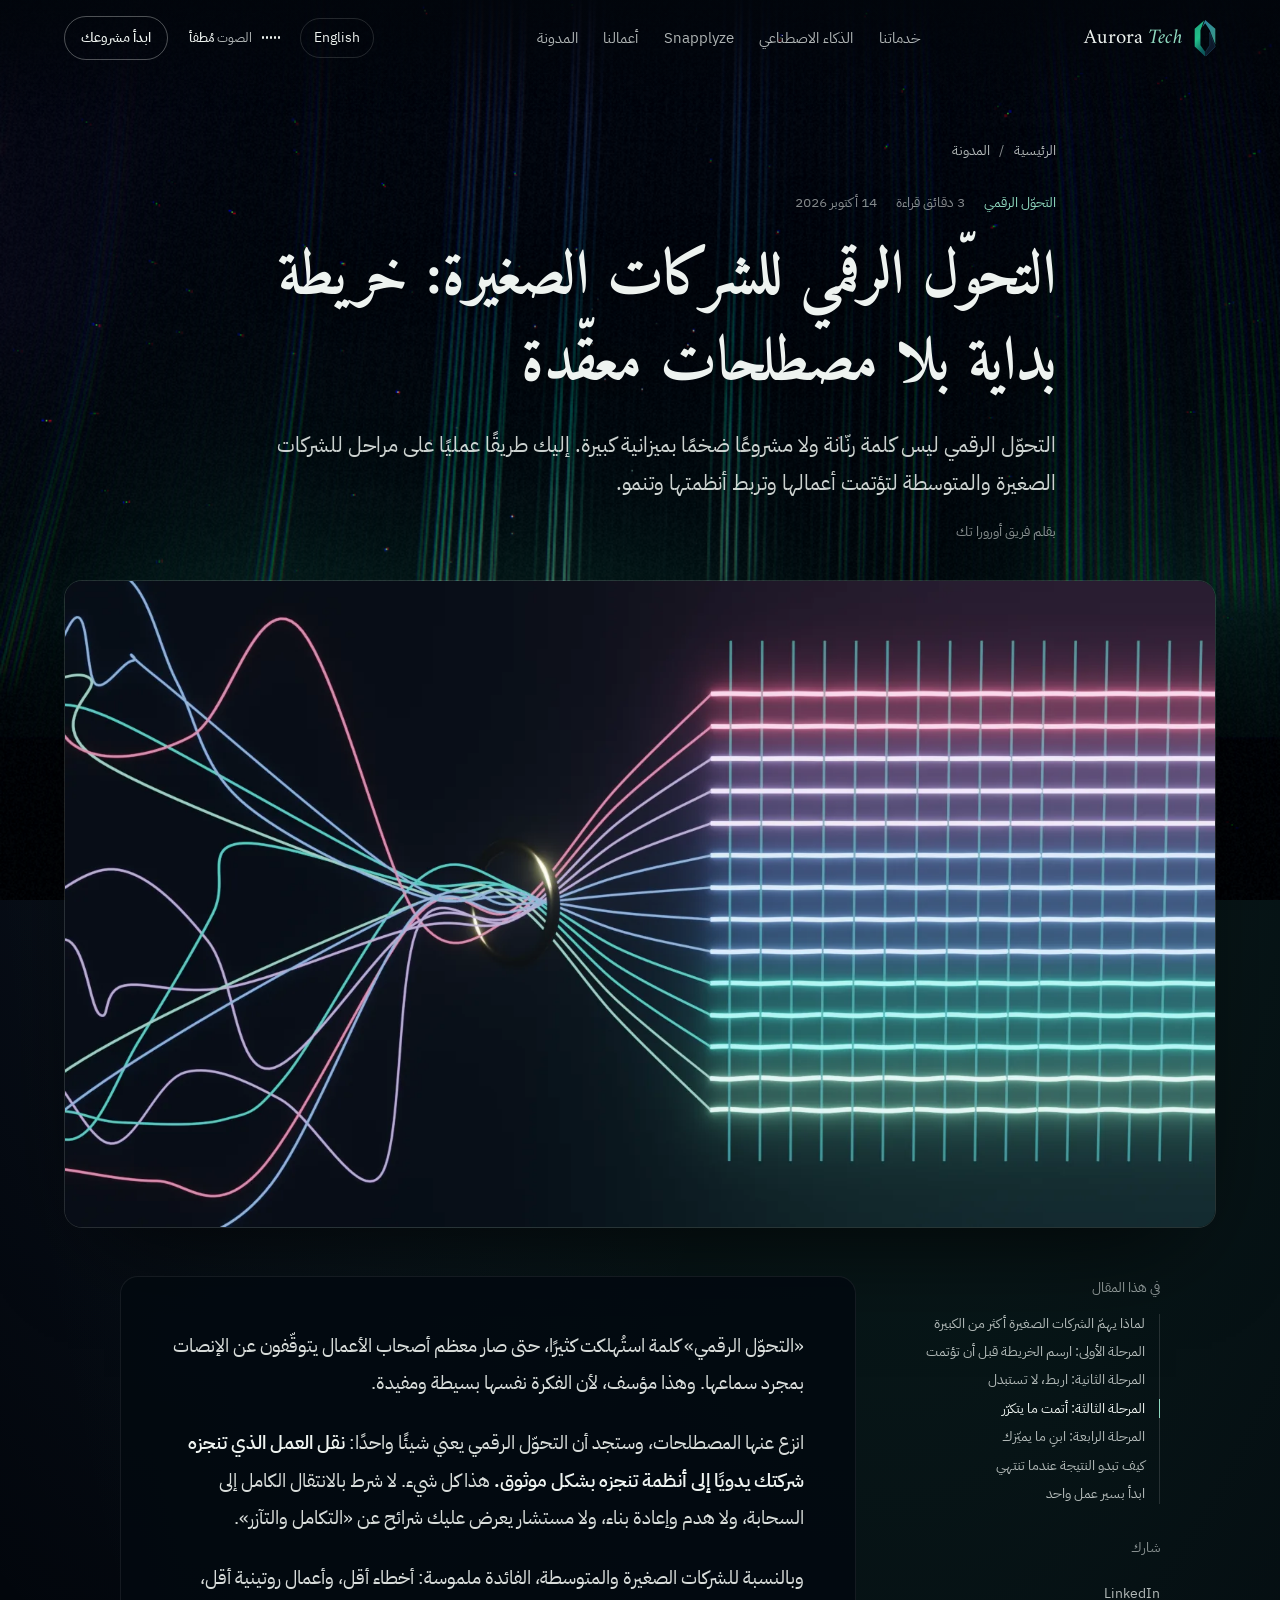
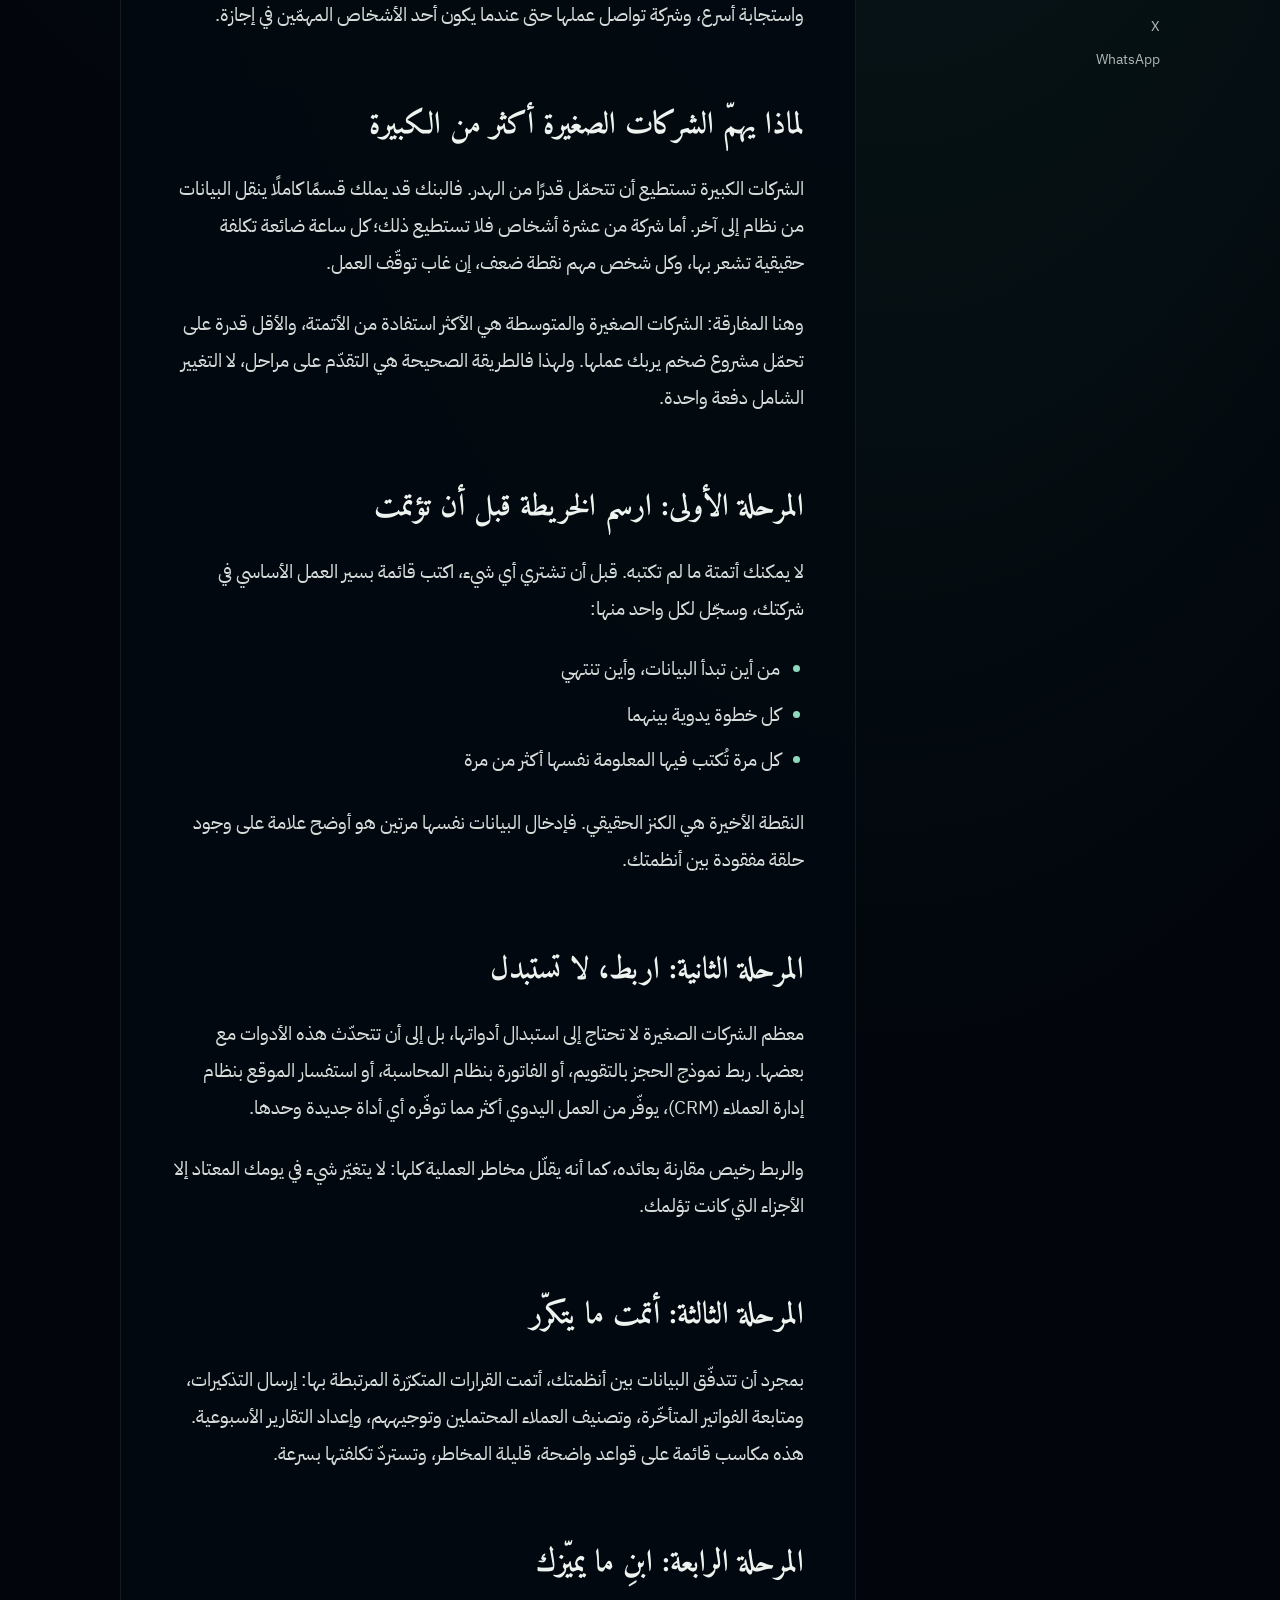
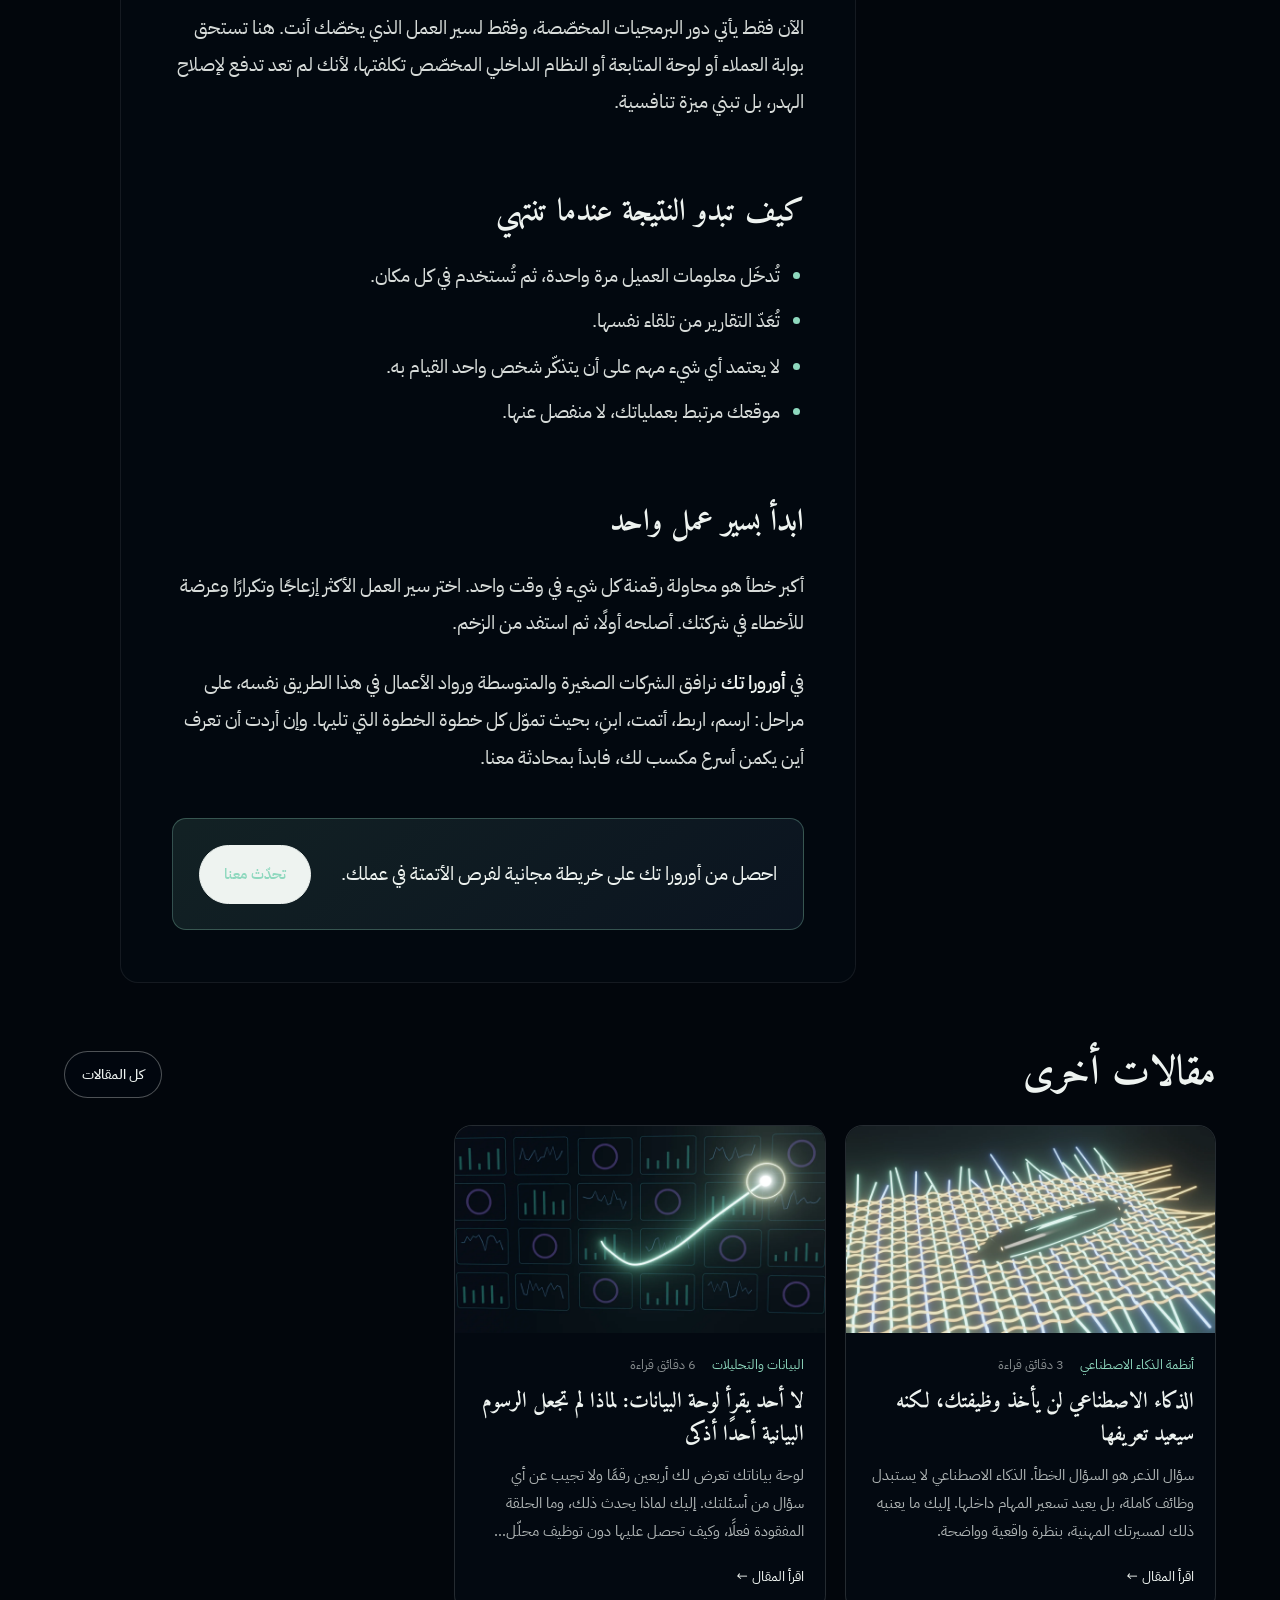
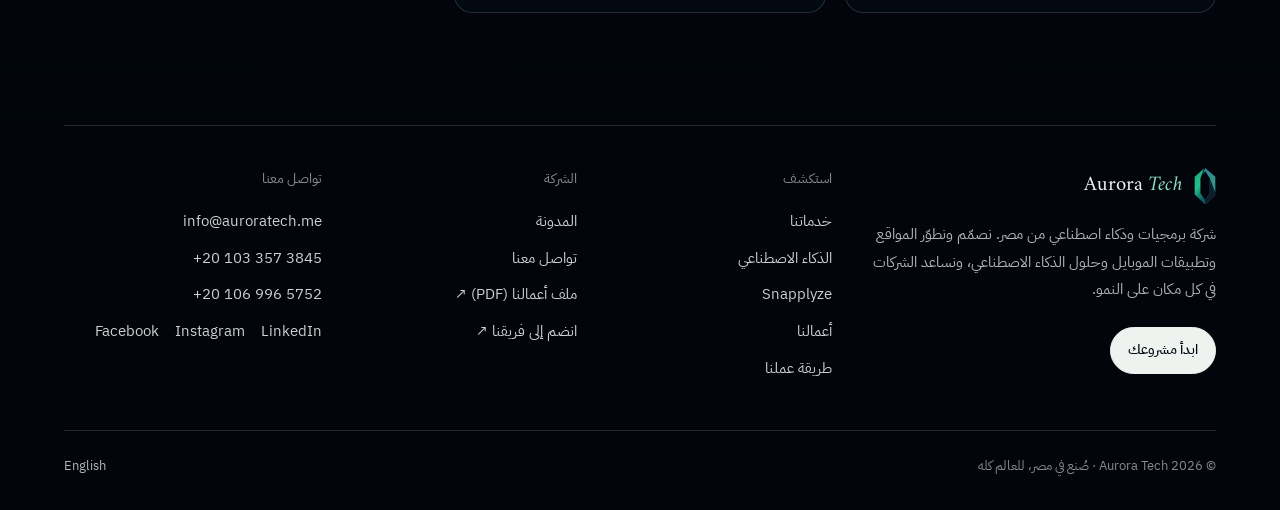
<file: ar/blog/digital-transformation-for-smbs/index.html>
<!doctype html>
<html lang="ar" dir="rtl">
<head>
<meta charset="utf-8">
<meta name="robots" content="noindex, nofollow">
<meta name="viewport" content="width=device-width, initial-scale=1, viewport-fit=cover">
<title>التحوّل الرقمي للشركات الصغيرة: خريطة بداية بلا مصطلحات معقّدة | Aurora Tech</title>
<meta name="description" content="التحوّل الرقمي ليس كلمة رنّانة ولا مشروعًا ضخمًا بميزانية كبيرة. إليك طريقًا عمليًا على مراحل للشركات الصغيرة والمتوسطة لتؤتمت أعمالها وتربط أنظمتها وتنمو.">
<link rel="canonical" href="https://auroratech.me/ar/blog/digital-transformation-for-smbs/">
<link rel="alternate" hreflang="en" href="https://auroratech.me/blog/digital-transformation-for-smbs/">
<link rel="alternate" hreflang="ar" href="https://auroratech.me/ar/blog/digital-transformation-for-smbs/">
<link rel="alternate" hreflang="x-default" href="https://auroratech.me/blog/digital-transformation-for-smbs/">
<meta property="og:type" content="article">
<meta property="og:site_name" content="Aurora Tech">
<meta property="og:locale" content="ar_EG">
<meta property="og:locale:alternate" content="en_US">
<meta property="og:url" content="https://auroratech.me/ar/blog/digital-transformation-for-smbs/">
<meta property="og:title" content="التحوّل الرقمي للشركات الصغيرة: خريطة بداية بلا مصطلحات معقّدة">
<meta property="og:description" content="التحوّل الرقمي ليس كلمة رنّانة ولا مشروعًا ضخمًا بميزانية كبيرة. إليك طريقًا عمليًا على مراحل للشركات الصغيرة والمتوسطة لتؤتمت أعمالها وتربط أنظمتها وتنمو.">
<meta property="og:image" content="https://auroratech.me/assets/blog/digital-transformation-for-smbs-og.jpg">
<meta property="og:image:width" content="1200">
<meta property="og:image:height" content="630">
<meta property="og:image:alt" content="التحوّل الرقمي للشركات الصغيرة: خريطة بداية بلا مصطلحات معقّدة">
<meta name="twitter:card" content="summary_large_image">
<meta name="twitter:title" content="التحوّل الرقمي للشركات الصغيرة: خريطة بداية بلا مصطلحات معقّدة">
<meta name="twitter:description" content="التحوّل الرقمي ليس كلمة رنّانة ولا مشروعًا ضخمًا بميزانية كبيرة. إليك طريقًا عمليًا على مراحل للشركات الصغيرة والمتوسطة لتؤتمت أعمالها وتربط أنظمتها وتنمو.">
<meta name="twitter:image" content="https://auroratech.me/assets/blog/digital-transformation-for-smbs-og.jpg">
<meta property="article:published_time" content="2026-10-14">
<meta property="article:section" content="التحوّل الرقمي">
<meta name="theme-color" content="#02060c">
<meta name="color-scheme" content="dark">
<meta name="format-detection" content="telephone=no">
<link rel="icon" href="/assets/brand/mark.svg" type="image/svg+xml">
<link rel="icon" href="/assets/brand/favicon-32.png" sizes="32x32" type="image/png">
<link rel="apple-touch-icon" href="/assets/brand/apple-touch-icon.png">
<link rel="manifest" href="/site.webmanifest">
<link rel="preconnect" href="https://fonts.googleapis.com">
<link rel="preconnect" href="https://fonts.gstatic.com" crossorigin>
<link rel="stylesheet" href="https://fonts.googleapis.com/css2?family=Amiri:ital,wght@0,400;0,700;1,400&family=IBM+Plex+Mono:wght@400;500&family=IBM+Plex+Sans+Arabic:wght@400;500;600;700&display=swap">
<link rel="stylesheet" href="/css/style.css?v=8195a390d4">
<script type="importmap">{"imports":{"three":"/vendor/three/build/three.module.min.js?v=e9e06ff93c","three/addons/":"/vendor/three/addons/","lenis":"/vendor/lenis/lenis.mjs?v=01ac502365","/js/config.js":"/js/config.js?v=851ccfc3e2","/js/core/assets.js":"/js/core/assets.js?v=22f5679162","/js/core/lights.js":"/js/core/lights.js?v=9c84926ebd","/js/core/rig.js":"/js/core/rig.js?v=6dcc579abf","/js/core/snap.js":"/js/core/snap.js?v=0f694b008c","/js/core/stage.js":"/js/core/stage.js?v=196412346c","/js/gl/glsl.js":"/js/gl/glsl.js?v=edde05e750","/js/gl/ribbon.js":"/js/gl/ribbon.js?v=51fdc7a015","/js/i18n.js":"/js/i18n.js?v=1951179c57","/js/main.js":"/js/main.js?v=4091e4dd95","/js/page.js":"/js/page.js?v=b4913de136","/js/ui/audio.js":"/js/ui/audio.js?v=6b2705814b","/js/ui/cursor.js":"/js/ui/cursor.js?v=bd9ce0bdcc","/js/ui/labels.js":"/js/ui/labels.js?v=2dcdeea97a","/js/ui/mobile.js":"/js/ui/mobile.js?v=2f272cc02f","/js/ui/ui.js":"/js/ui/ui.js?v=e183e63424","/js/world/atmosphere.js":"/js/world/atmosphere.js?v=69c98d4153","/js/world/aurora.js":"/js/world/aurora.js?v=fdb65d5bd8","/js/world/creel.js":"/js/world/creel.js?v=0f60770f22","/js/world/finale.js":"/js/world/finale.js?v=4dae094cd0","/js/world/hall.js":"/js/world/hall.js?v=8da625a9de","/js/world/icons.js":"/js/world/icons.js?v=5b359e6b51","/js/world/layout.js":"/js/world/layout.js?v=56050fd4f4","/js/world/loom.js":"/js/world/loom.js?v=1e7e85d53a","/js/world/neural.js":"/js/world/neural.js?v=03e202eed9","/js/world/origin.js":"/js/world/origin.js?v=121b172b19","/js/world/snap.js":"/js/world/snap.js?v=da026c6297"}}</script>
<link rel="modulepreload" href="/js/page.js?v=b4913de136">
<link rel="modulepreload" href="/vendor/three/build/three.module.min.js?v=e9e06ff93c">
<link rel="modulepreload" href="/vendor/three/build/three.core.min.js">
<script type="application/ld+json">{"@context":"https://schema.org","@graph":[{"@type":"Organization","@id":"https://auroratech.me/#org","name":"Aurora Tech","alternateName":"أورورا تك","url":"https://auroratech.me/","logo":"https://auroratech.me/assets/brand/icon-512.png","email":"info@auroratech.me","telephone":["+201033573845","+201069965752"],"address":{"@type":"PostalAddress","addressCountry":"EG"},"areaServed":"Worldwide","sameAs":["https://www.linkedin.com/company/aurora-software-tech/","https://www.instagram.com/auroratech.me/","https://www.facebook.com/profile.php?id=61551227603812"]},{"@type":"BlogPosting","headline":"التحوّل الرقمي للشركات الصغيرة: خريطة بداية بلا مصطلحات معقّدة","description":"التحوّل الرقمي ليس كلمة رنّانة ولا مشروعًا ضخمًا بميزانية كبيرة. إليك طريقًا عمليًا على مراحل للشركات الصغيرة والمتوسطة لتؤتمت أعمالها وتربط أنظمتها وتنمو.","inLanguage":"ar","datePublished":"2026-10-14","dateModified":"2026-10-14","mainEntityOfPage":"https://auroratech.me/ar/blog/digital-transformation-for-smbs/","image":"https://auroratech.me/assets/blog/digital-transformation-for-smbs-og.jpg","articleSection":"التحوّل الرقمي","keywords":"التحول الرقمي للشركات الصغيرة, التحول الرقمي, أتمتة الأعمال, رقمنة الشركات","author":{"@id":"https://auroratech.me/#org"},"publisher":{"@id":"https://auroratech.me/#org"},"wordCount":496},{"@type":"BreadcrumbList","itemListElement":[{"@type":"ListItem","position":1,"name":"الرئيسية","item":"https://auroratech.me/ar/"},{"@type":"ListItem","position":2,"name":"المدونة","item":"https://auroratech.me/ar/blog/"},{"@type":"ListItem","position":3,"name":"التحوّل الرقمي للشركات الصغيرة: خريطة بداية بلا مصطلحات معقّدة","item":"https://auroratech.me/ar/blog/digital-transformation-for-smbs/"}]}]}</script>
</head>
<body class="page-sub page-post">
<a class="skip" href="#main">انتقل إلى المحتوى</a>
<canvas id="gl" aria-hidden="true"></canvas>
<div class="scrim" aria-hidden="true"><i class="scrim__s"></i><i class="scrim__e"></i><i class="scrim__b"></i></div>
<div id="labels" class="labels" aria-hidden="true"></div>
<header class="nav" id="nav">
  <a href="/ar/" class="nav__brand" aria-label="الصفحة الرئيسية لأورورا تك">
    <img src="/assets/brand/mark.svg" alt="" width="22" height="38">
    <span class="nav__word" lang="en">Aurora<em>Tech</em></span>
  </a>
  <nav class="nav__links" aria-label="القائمة الرئيسية">
    <a href="/ar/#services" data-chapter-link="services">خدماتنا</a>
    <a href="/ar/#ai" data-chapter-link="ai">الذكاء الاصطناعي</a>
    <a href="/ar/#snapplyze" data-chapter-link="snapplyze" lang="en">Snapplyze</a>
    <a href="/ar/#work" data-chapter-link="work">أعمالنا</a>
    <a href="/ar/blog/" data-chapter-link="journal">المدونة</a>
  </nav>
  <div class="nav__right">
    <a class="nav__lang" href="/blog/digital-transformation-for-smbs/" hreflang="en" lang="en">English</a>
    <button class="sound" id="sound-toggle" type="button" aria-pressed="false" aria-label="تشغيل الصوت أو إيقافه" data-on="مُفعّل" data-off="مُطفأ">
      <span class="sound__bars" aria-hidden="true"><i></i><i></i><i></i><i></i><i></i></span>
      <span class="sound__label">الصوت <b>مُطفأ</b></span>
    </button>
    <a href="/ar/contact/" class="btn btn--pill nav__cta"><span>ابدأ مشروعك</span></a>
    <button class="menu-btn" id="menu-btn" type="button" aria-expanded="false" aria-controls="menu" aria-label="فتح القائمة"><i></i><i></i></button>
  </div>
</header>

<div class="menu" id="menu" aria-hidden="true">
  <div class="menu__inner">
    <ol class="menu__list">
      <li><a href="/ar/#hero"><span class="mono">00</span>البداية</a></li>
      <li><a href="/ar/#origin"><span class="mono">01</span>كيف بدأت الفكرة</a></li>
      <li><a href="/ar/#services"><span class="mono">02</span>خدماتنا</a></li>
      <li><a href="/ar/#ai"><span class="mono">03</span>الذكاء الاصطناعي</a></li>
      <li><a href="/ar/#snapplyze"><span class="mono">04</span><span lang="en">Snapplyze</span></a></li>
      <li><a href="/ar/#work"><span class="mono">05</span>أعمالنا</a></li>
      <li><a href="/ar/#process"><span class="mono">06</span>طريقة عملنا</a></li>
      <li><a href="/ar/blog/"><span class="mono">07</span>المدونة</a></li>
      <li><a href="/ar/contact/"><span class="mono">08</span>تواصل معنا</a></li>
    </ol>
    <div class="menu__aside">
      <a class="btn btn--light" href="/ar/contact/"><span>ابدأ مشروعك</span></a>
      <a href="mailto:info@auroratech.me" class="mono">info@auroratech.me</a>
      <a href="tel:+201033573845" class="mono" dir="ltr">+20 103 357 3845</a>
      <a href="https://wa.me/201033573845" class="mono" target="_blank" rel="noopener">WhatsApp ↗</a>
      <a href="/blog/digital-transformation-for-smbs/" hreflang="en" lang="en" class="menu__lang">English</a>
    </div>
  </div>
</div>

<main id="main">
<article class="post">
  <header class="post__head wrap wrap--post">
    <nav class="crumbs" aria-label="مسار التنقل"><a href="/ar/">الرئيسية</a><span aria-hidden="true">/</span><a href="/ar/blog/">المدونة</a></nav>
    <p class="post__meta"><span class="post__cat">التحوّل الرقمي</span><span>3 دقائق قراءة</span><time datetime="2026-10-14">14 أكتوبر 2026</time></p>
    <h1 class="post__title">التحوّل الرقمي للشركات الصغيرة: خريطة بداية بلا مصطلحات معقّدة</h1>
    <p class="post__desc">التحوّل الرقمي ليس كلمة رنّانة ولا مشروعًا ضخمًا بميزانية كبيرة. إليك طريقًا عمليًا على مراحل للشركات الصغيرة والمتوسطة لتؤتمت أعمالها وتربط أنظمتها وتنمو.</p>
    <p class="post__by">بقلم فريق أورورا تك</p>
  </header>
  <figure class="post__cover wrap wrap--wide"><img src="/assets/blog/digital-transformation-for-smbs.webp" alt="" width="1600" height="900" fetchpriority="high"></figure>
  <div class="post__layout wrap wrap--wide">
    <aside class="post__toc" aria-label="في هذا المقال">
      <p class="post__toc-h">في هذا المقال</p>
      <ol><li><a href="#لماذا-يهمّ-الشركات-الصغيرة-أكثر-من-الكبيرة">لماذا يهمّ الشركات الصغيرة أكثر من الكبيرة</a></li><li><a href="#المرحلة-الأولى-ارسم-الخريطة-قبل-أن-تؤتمت">المرحلة الأولى: ارسم الخريطة قبل أن تؤتمت</a></li><li><a href="#المرحلة-الثانية-اربط،-لا-تستبدل">المرحلة الثانية: اربط، لا تستبدل</a></li><li><a href="#المرحلة-الثالثة-أتمت-ما-يتكرّر">المرحلة الثالثة: أتمت ما يتكرّر</a></li><li><a href="#المرحلة-الرابعة-ابنِ-ما-يميّزك">المرحلة الرابعة: ابنِ ما يميّزك</a></li><li><a href="#كيف-تبدو-النتيجة-عندما-تنتهي">كيف تبدو النتيجة عندما تنتهي</a></li><li><a href="#ابدأ-بسير-عمل-واحد">ابدأ بسير عمل واحد</a></li></ol>
      <div class="post__share">
        <p class="post__toc-h">شارك</p>
        <a href="https://www.linkedin.com/sharing/share-offsite/?url=https://auroratech.me/ar/blog/digital-transformation-for-smbs/" target="_blank" rel="noopener">LinkedIn</a>
        <a href="https://twitter.com/intent/tweet?url=https://auroratech.me/ar/blog/digital-transformation-for-smbs/&text=التحوّل الرقمي للشركات الصغيرة: خريطة بداية بلا مصطلحات معقّدة" target="_blank" rel="noopener">X</a>
        <a href="https://wa.me/?text=https://auroratech.me/ar/blog/digital-transformation-for-smbs/" target="_blank" rel="noopener">WhatsApp</a>
      </div>
    </aside>
    <div class="prose">
<p>«التحوّل الرقمي» كلمة استُهلكت كثيرًا، حتى صار معظم أصحاب الأعمال يتوقّفون عن الإنصات بمجرد سماعها. وهذا مؤسف، لأن الفكرة نفسها بسيطة ومفيدة.</p>
<p>انزع عنها المصطلحات، وستجد أن التحوّل الرقمي يعني شيئًا واحدًا: <strong>نقل العمل الذي تنجزه شركتك يدويًا إلى أنظمة تنجزه بشكل موثوق.</strong> هذا كل شيء. لا شرط بالانتقال الكامل إلى السحابة، ولا هدم وإعادة بناء، ولا مستشار يعرض عليك شرائح عن «التكامل والتآزر».</p>
<p>وبالنسبة للشركات الصغيرة والمتوسطة، الفائدة ملموسة: أخطاء أقل، وأعمال روتينية أقل، واستجابة أسرع، وشركة تواصل عملها حتى عندما يكون أحد الأشخاص المهمّين في إجازة.</p>
<h2 id="لماذا-يهمّ-الشركات-الصغيرة-أكثر-من-الكبيرة">لماذا يهمّ الشركات الصغيرة أكثر من الكبيرة</h2>
<p>الشركات الكبيرة تستطيع أن تتحمّل قدرًا من الهدر. فالبنك قد يملك قسمًا كاملًا ينقل البيانات من نظام إلى آخر. أما شركة من عشرة أشخاص فلا تستطيع ذلك؛ كل ساعة ضائعة تكلفة حقيقية تشعر بها، وكل شخص مهم نقطة ضعف، إن غاب توقّف العمل.</p>
<p>وهنا المفارقة: الشركات الصغيرة والمتوسطة هي الأكثر استفادة من الأتمتة، والأقل قدرة على تحمّل مشروع ضخم يربك عملها. ولهذا فالطريقة الصحيحة هي التقدّم على مراحل، لا التغيير الشامل دفعة واحدة.</p>
<h2 id="المرحلة-الأولى-ارسم-الخريطة-قبل-أن-تؤتمت">المرحلة الأولى: ارسم الخريطة قبل أن تؤتمت</h2>
<p>لا يمكنك أتمتة ما لم تكتبه. قبل أن تشتري أي شيء، اكتب قائمة بسير العمل الأساسي في شركتك، وسجّل لكل واحد منها:</p>
<ul><li>من أين تبدأ البيانات، وأين تنتهي</li><li>كل خطوة يدوية بينهما</li><li>كل مرة تُكتب فيها المعلومة نفسها أكثر من مرة</li></ul>
<p>النقطة الأخيرة هي الكنز الحقيقي. فإدخال البيانات نفسها مرتين هو أوضح علامة على وجود حلقة مفقودة بين أنظمتك.</p>
<h2 id="المرحلة-الثانية-اربط،-لا-تستبدل">المرحلة الثانية: اربط، لا تستبدل</h2>
<p>معظم الشركات الصغيرة لا تحتاج إلى استبدال أدواتها، بل إلى أن تتحدّث هذه الأدوات مع بعضها. ربط نموذج الحجز بالتقويم، أو الفاتورة بنظام المحاسبة، أو استفسار الموقع بنظام إدارة العملاء (CRM)، يوفّر من العمل اليدوي أكثر مما توفّره أي أداة جديدة وحدها.</p>
<p>والربط رخيص مقارنة بعائده، كما أنه يقلّل مخاطر العملية كلها: لا يتغيّر شيء في يومك المعتاد إلا الأجزاء التي كانت تؤلمك.</p>
<h2 id="المرحلة-الثالثة-أتمت-ما-يتكرّر">المرحلة الثالثة: أتمت ما يتكرّر</h2>
<p>بمجرد أن تتدفّق البيانات بين أنظمتك، أتمت القرارات المتكرّرة المرتبطة بها: إرسال التذكيرات، ومتابعة الفواتير المتأخّرة، وتصنيف العملاء المحتملين وتوجيههم، وإعداد التقارير الأسبوعية. هذه مكاسب قائمة على قواعد واضحة، قليلة المخاطر، وتستردّ تكلفتها بسرعة.</p>
<h2 id="المرحلة-الرابعة-ابنِ-ما-يميّزك">المرحلة الرابعة: ابنِ ما يميّزك</h2>
<p>الآن فقط يأتي دور البرمجيات المخصّصة، وفقط لسير العمل الذي يخصّك أنت. هنا تستحق بوابة العملاء أو لوحة المتابعة أو النظام الداخلي المخصّص تكلفتها، لأنك لم تعد تدفع لإصلاح الهدر، بل تبني ميزة تنافسية.</p>
<h2 id="كيف-تبدو-النتيجة-عندما-تنتهي">كيف تبدو النتيجة عندما تنتهي</h2>
<ul><li>تُدخَل معلومات العميل مرة واحدة، ثم تُستخدم في كل مكان.</li><li>تُعَدّ التقارير من تلقاء نفسها.</li><li>لا يعتمد أي شيء مهم على أن يتذكّر شخص واحد القيام به.</li><li>موقعك مرتبط بعملياتك، لا منفصل عنها.</li></ul>
<h2 id="ابدأ-بسير-عمل-واحد">ابدأ بسير عمل واحد</h2>
<p>أكبر خطأ هو محاولة رقمنة كل شيء في وقت واحد. اختر سير العمل الأكثر إزعاجًا وتكرارًا وعرضة للأخطاء في شركتك. أصلحه أولًا، ثم استفد من الزخم.</p>
<p>في <strong>أورورا تك</strong> نرافق الشركات الصغيرة والمتوسطة ورواد الأعمال في هذا الطريق نفسه، على مراحل: ارسم، اربط، أتمت، ابنِ، بحيث تموّل كل خطوة الخطوة التي تليها. وإن أردت أن تعرف أين يكمن أسرع مكسب لك، فابدأ بمحادثة معنا.</p>
      <aside class="post__cta">
        <p>احصل من أورورا تك على خريطة مجانية لفرص الأتمتة في عملك.</p>
        <a class="btn btn--light" href="/ar/contact/"><span>تحدّث معنا</span></a>
      </aside>
    </div>
  </div>
  <footer class="post__foot wrap wrap--wide">
    <div class="post__foot-head"><h2 class="h2">مقالات أخرى</h2><a class="btn btn--ghost btn--sm" href="/ar/blog/"><span>كل المقالات</span></a></div>
    <div class="blog-grid blog-grid--related"><article class="post-card">
  <a class="post-card__link" href="/ar/blog/ai-will-not-take-your-job/" aria-label="الذكاء الاصطناعي لن يأخذ وظيفتك، لكنه سيعيد تعريفها">
    <figure class="post-card__img"><img src="/assets/blog/ai-will-not-take-your-job.webp" alt="" width="1600" height="900" loading="lazy" decoding="async"></figure>
    <div class="post-card__body">
      <p class="post-card__meta mono"><span>أنظمة الذكاء الاصطناعي</span><span>3 دقائق قراءة</span></p>
      <h3 class="post-card__title">الذكاء الاصطناعي لن يأخذ وظيفتك، لكنه سيعيد تعريفها</h3>
      <p class="post-card__desc">سؤال الذعر هو السؤال الخطأ. الذكاء الاصطناعي لا يستبدل وظائف كاملة، بل يعيد تسعير المهام داخلها. إليك ما يعنيه ذلك لمسيرتك المهنية، بنظرة واقعية وواضحة.</p>
      <span class="post-card__more mono">اقرأ المقال <i aria-hidden="true">→</i></span>
    </div>
  </a>
</article>
<article class="post-card">
  <a class="post-card__link" href="/ar/blog/nobody-reads-the-dashboard/" aria-label="لا أحد يقرأ لوحة البيانات: لماذا لم تجعل الرسوم البيانية أحدًا أذكى">
    <figure class="post-card__img"><img src="/assets/blog/nobody-reads-the-dashboard.webp" alt="" width="1600" height="900" loading="lazy" decoding="async"></figure>
    <div class="post-card__body">
      <p class="post-card__meta mono"><span>البيانات والتحليلات</span><span>6 دقائق قراءة</span></p>
      <h3 class="post-card__title">لا أحد يقرأ لوحة البيانات: لماذا لم تجعل الرسوم البيانية أحدًا أذكى</h3>
      <p class="post-card__desc">لوحة بياناتك تعرض لك أربعين رقمًا ولا تجيب عن أي سؤال من أسئلتك. إليك لماذا يحدث ذلك، وما الحلقة المفقودة فعلًا، وكيف تحصل عليها دون توظيف محلّل بيانات.</p>
      <span class="post-card__more mono">اقرأ المقال <i aria-hidden="true">→</i></span>
    </div>
  </a>
</article></div>
  </footer>
</article>

</main>
<footer class="site-footer">
  <div class="site-footer__grid">
    <div class="site-footer__brand">
      <a href="/ar/" class="nav__brand" aria-label="الصفحة الرئيسية لأورورا تك">
        <img src="/assets/brand/mark.svg" alt="" width="22" height="38" loading="lazy">
        <span class="nav__word" lang="en">Aurora<em>Tech</em></span>
      </a>
      <p>شركة برمجيات وذكاء اصطناعي من مصر. نصمّم ونطوّر المواقع وتطبيقات الموبايل وحلول الذكاء الاصطناعي، ونساعد الشركات في كل مكان على النمو.</p>
      <a class="btn btn--light btn--sm" href="/ar/contact/"><span>ابدأ مشروعك</span></a>
    </div>
    <nav aria-labelledby="f-explore">
      <h2 id="f-explore" class="site-footer__h">استكشف</h2>
      <ul>
        <li><a href="/ar/#services">خدماتنا</a></li>
        <li><a href="/ar/#ai">الذكاء الاصطناعي</a></li>
        <li><a href="/ar/#snapplyze" lang="en">Snapplyze</a></li>
        <li><a href="/ar/#work">أعمالنا</a></li>
        <li><a href="/ar/#process">طريقة عملنا</a></li>
      </ul>
    </nav>
    <nav aria-labelledby="f-company">
      <h2 id="f-company" class="site-footer__h">الشركة</h2>
      <ul>
        <li><a href="/ar/blog/">المدونة</a></li>
        <li><a href="/ar/contact/">تواصل معنا</a></li>
        <li><a href="/assets/docs/Aurora-Tech-Portfolio.pdf" target="_blank" rel="noopener">ملف أعمالنا (PDF) ↗</a></li>
        <li><a href="https://forms.gle/auo2Fq7QRErQFGbt9" target="_blank" rel="noopener">انضم إلى فريقنا ↗</a></li>
      </ul>
    </nav>
    <div>
      <h2 class="site-footer__h">تواصل معنا</h2>
      <ul>
        <li><a href="mailto:info@auroratech.me">info@auroratech.me</a></li>
        <li><a href="tel:+201033573845" dir="ltr">+20 103 357 3845</a></li>
        <li><a href="tel:+201069965752" dir="ltr">+20 106 996 5752</a></li>
        <li class="site-footer__social">
          <a href="https://www.linkedin.com/company/aurora-software-tech/" target="_blank" rel="noopener">LinkedIn</a>
          <a href="https://www.instagram.com/auroratech.me/" target="_blank" rel="noopener">Instagram</a>
          <a href="https://www.facebook.com/profile.php?id=61551227603812" target="_blank" rel="noopener">Facebook</a>
        </li>
      </ul>
    </div>
  </div>
  <div class="site-footer__base">
    <span>© 2026 Aurora Tech · صُنع في مصر، للعالم كله</span>
    <a href="/blog/digital-transformation-for-smbs/" hreflang="en" lang="en">English</a>
  </div>
</footer>

<canvas id="cursor-thread" aria-hidden="true"></canvas>
<script type="module" src="/js/page.js?v=b4913de136"></script>
</body>
</html>
</file>
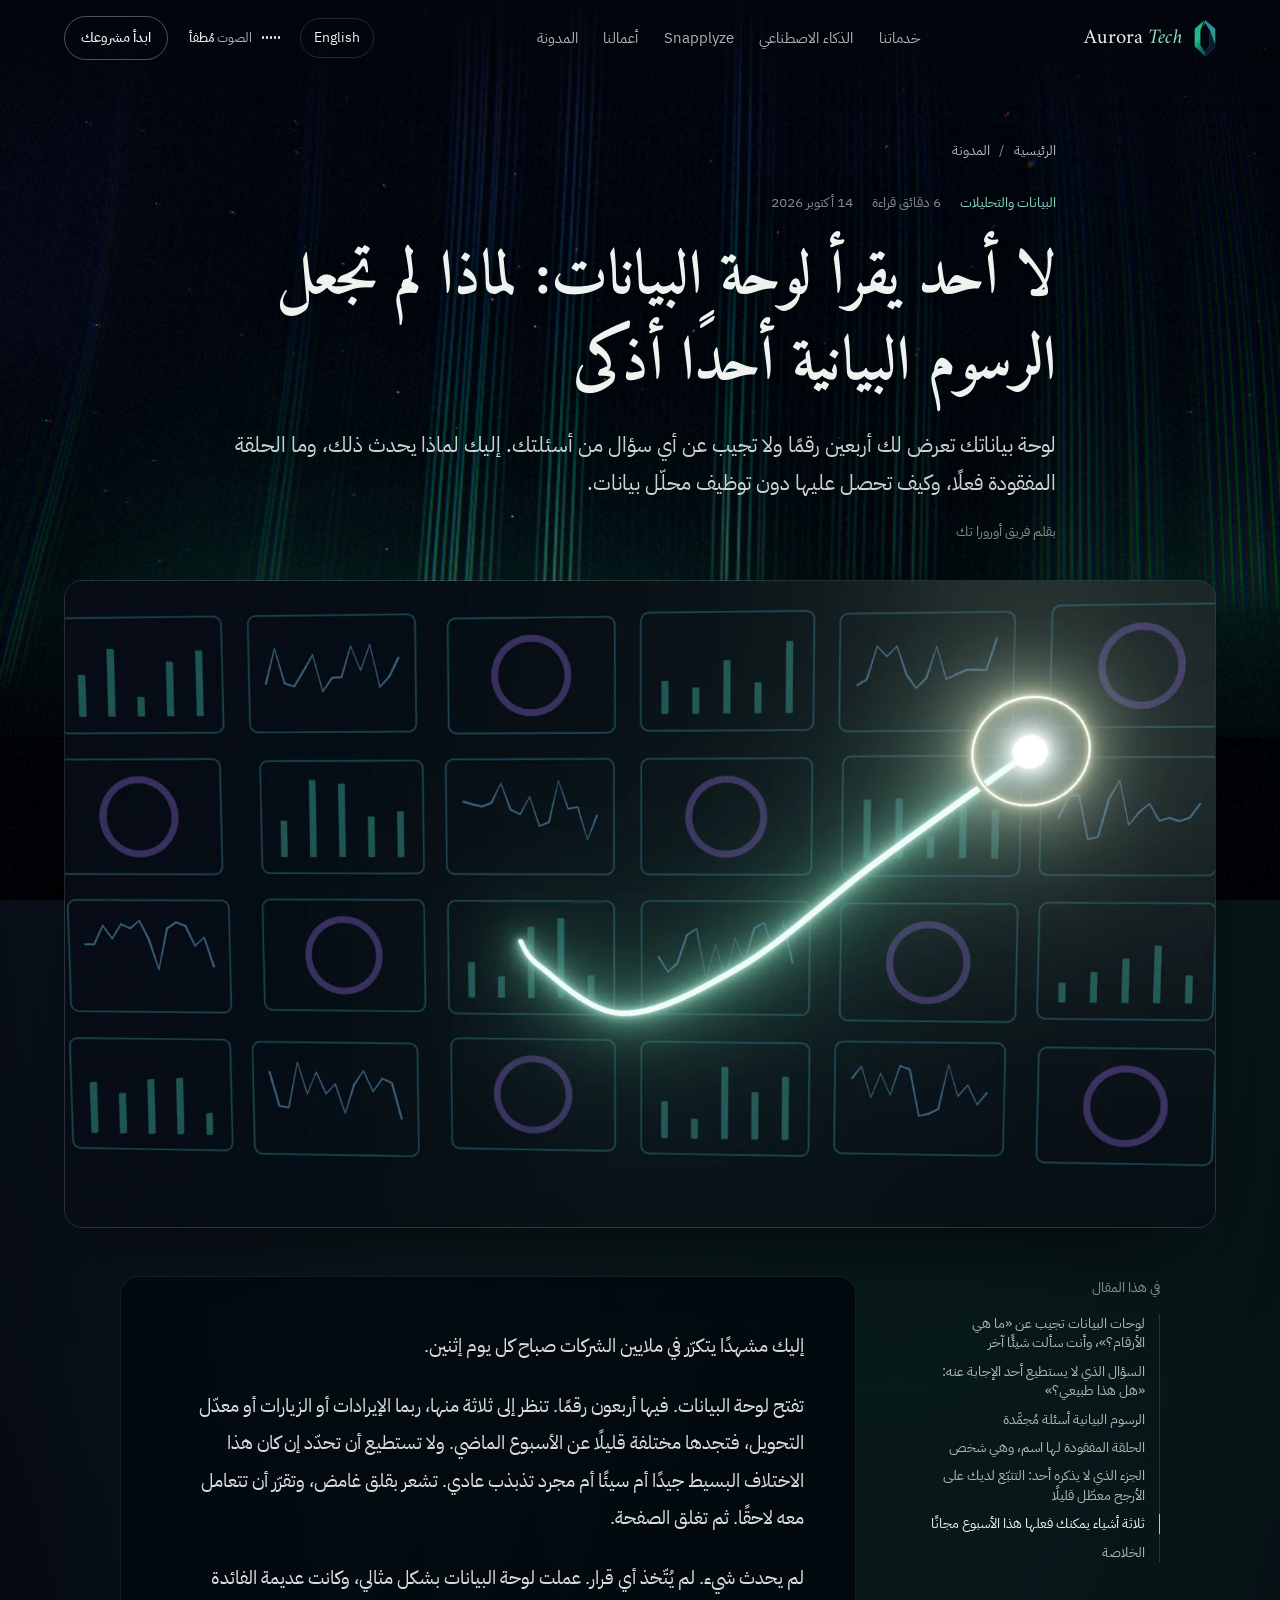
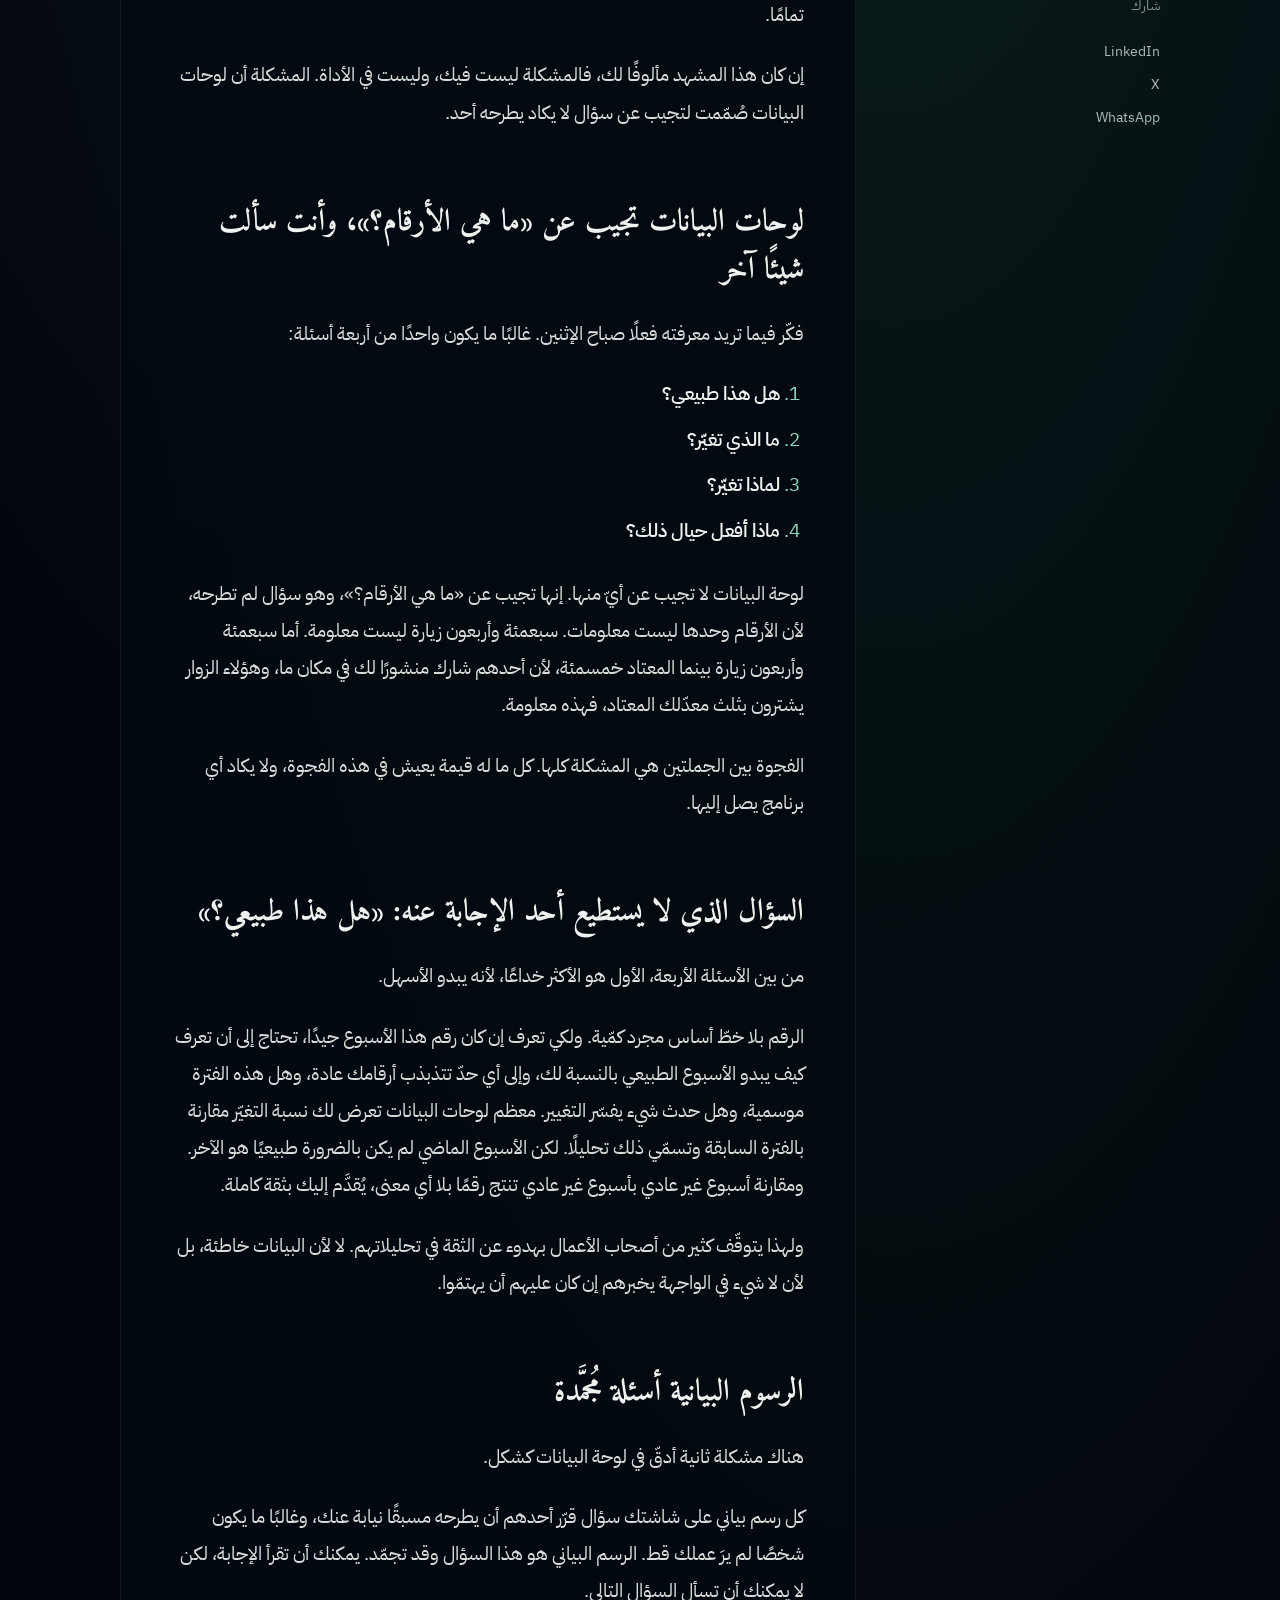
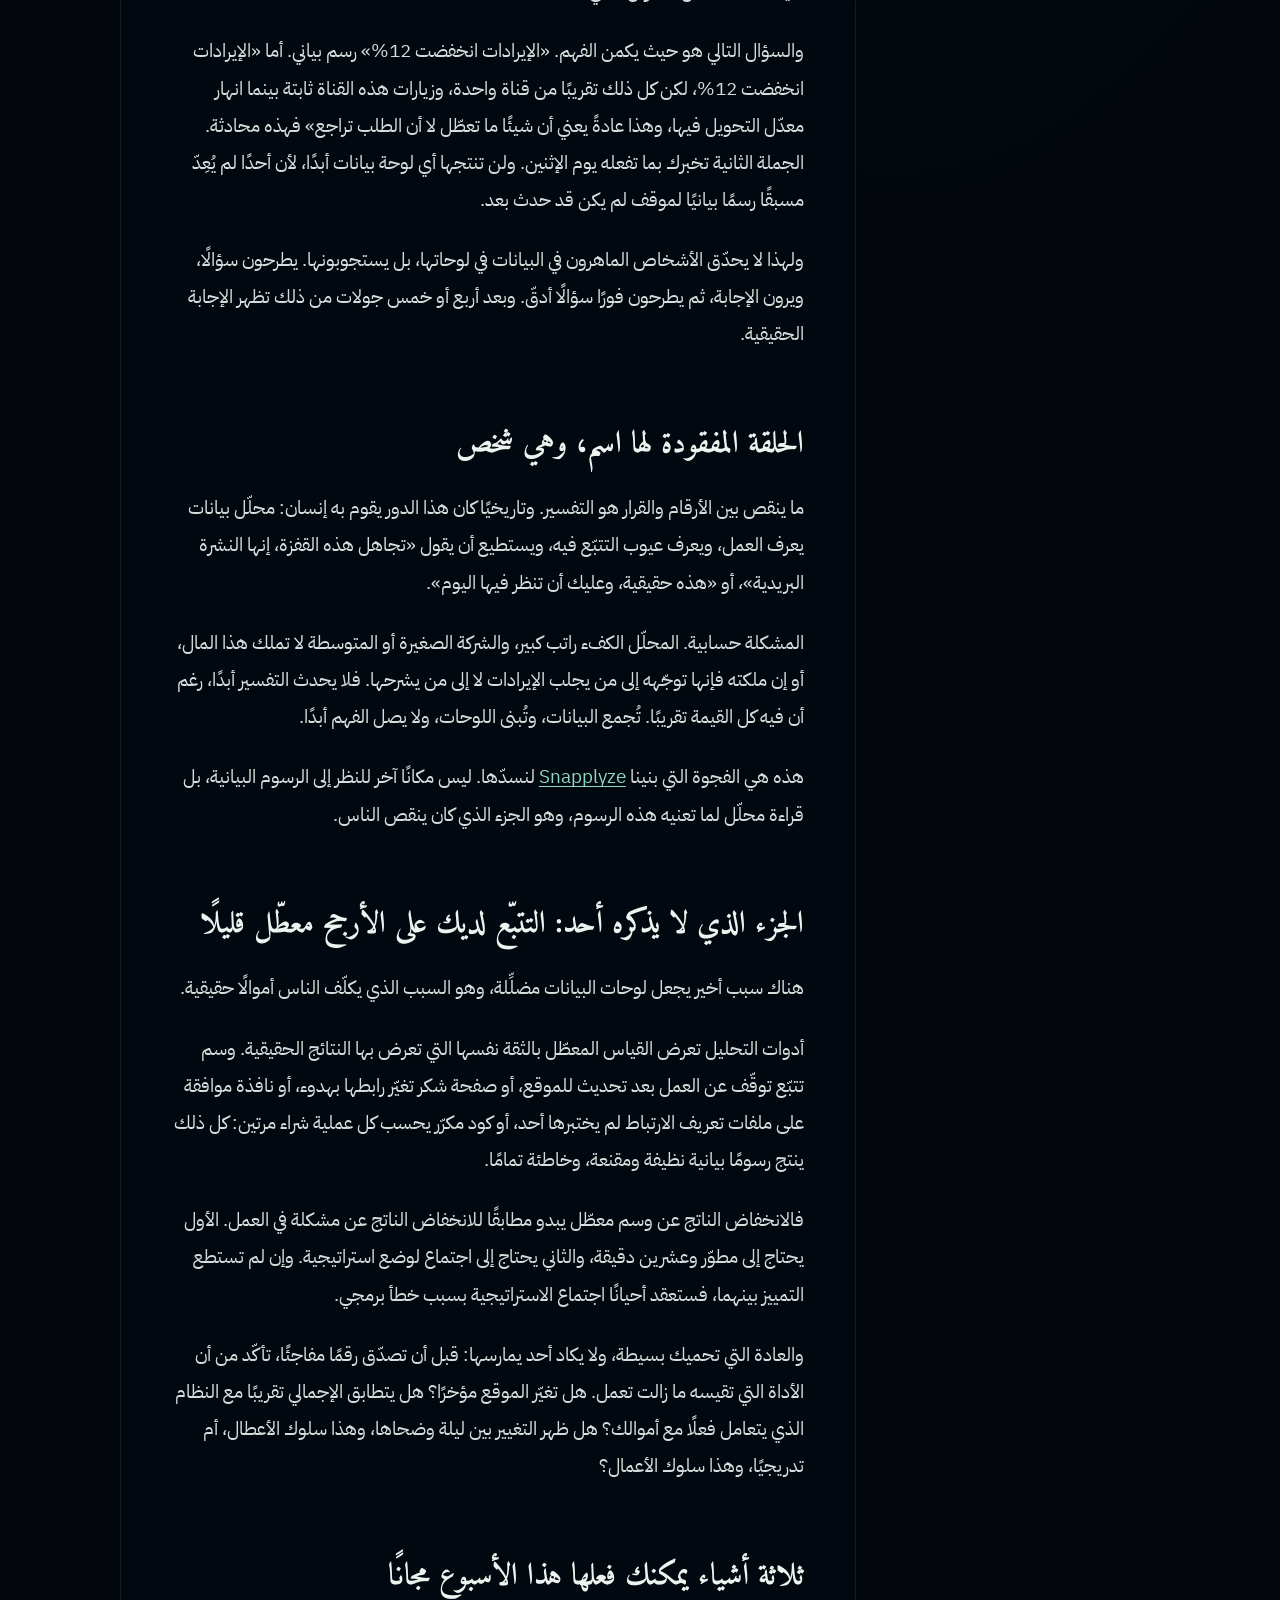
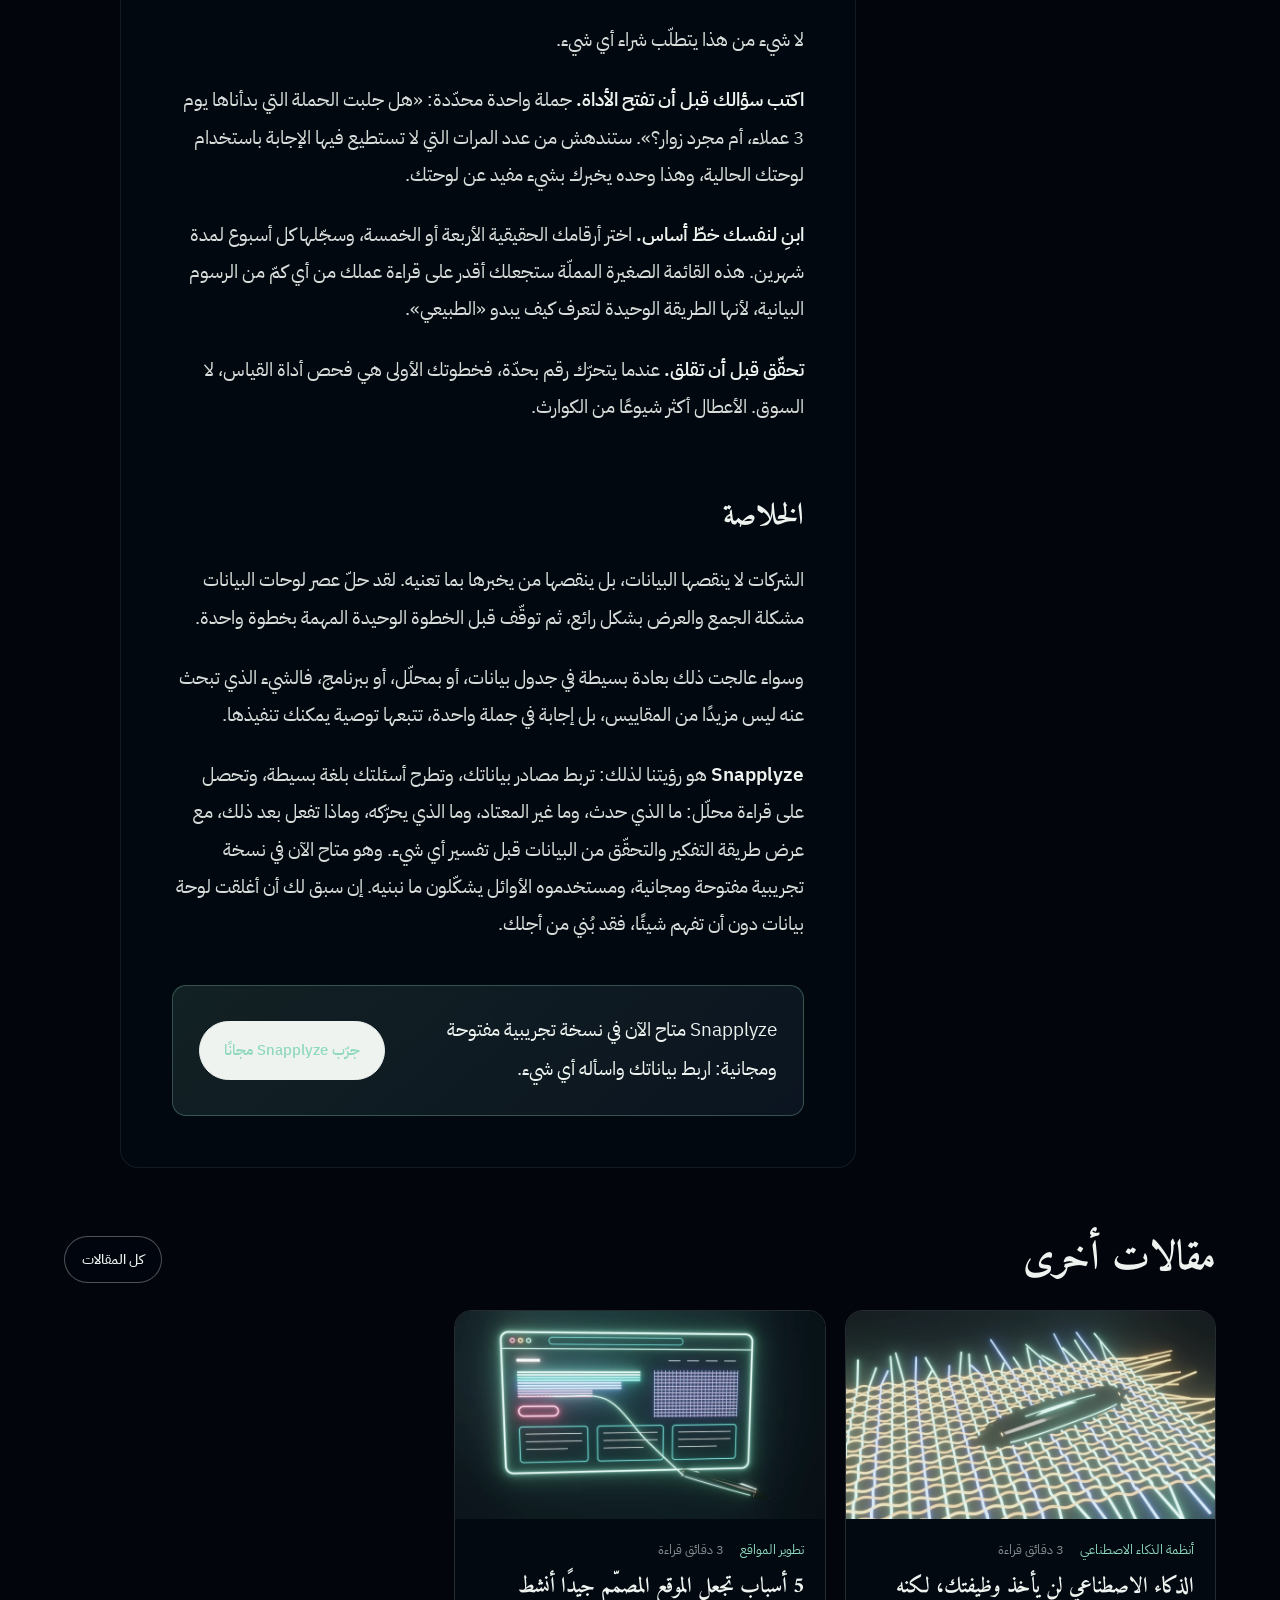
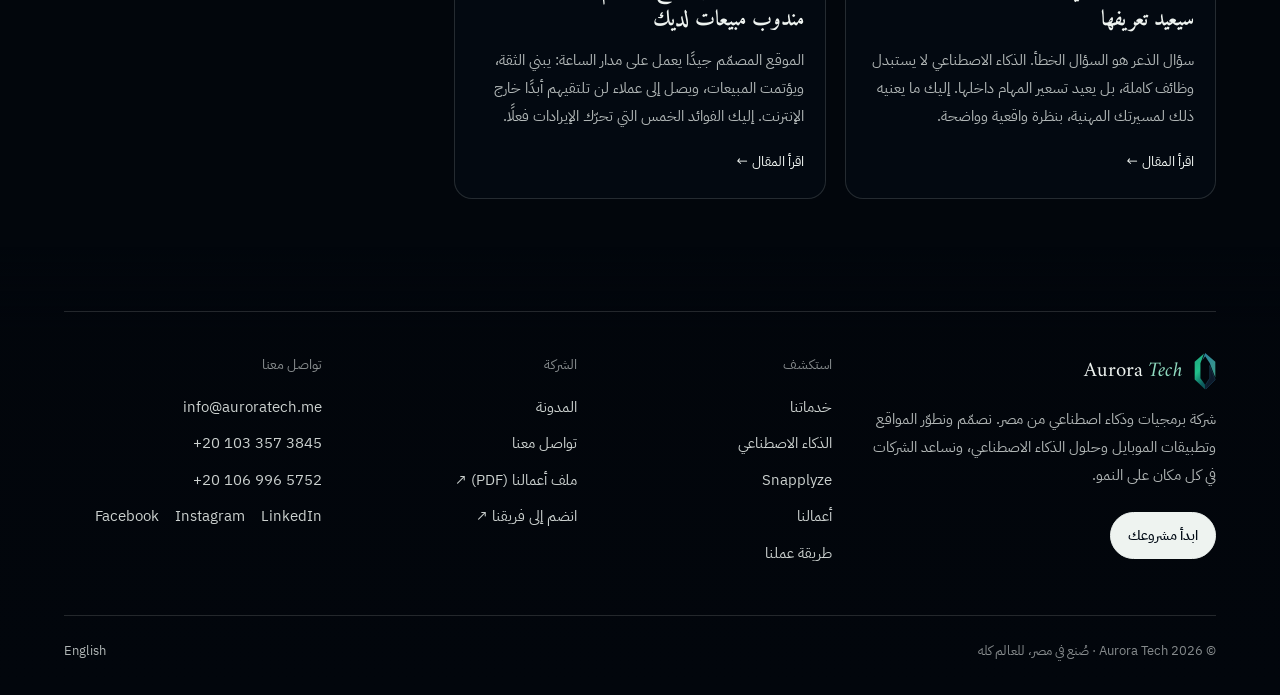
<file: ar/blog/nobody-reads-the-dashboard/index.html>
<!doctype html>
<html lang="ar" dir="rtl">
<head>
<meta charset="utf-8">
<meta name="robots" content="noindex, nofollow">
<meta name="viewport" content="width=device-width, initial-scale=1, viewport-fit=cover">
<title>لا أحد يقرأ لوحة البيانات: لماذا لم تجعل الرسوم البيانية أحدًا أذكى | Aurora Tech</title>
<meta name="description" content="لوحة بياناتك تعرض لك أربعين رقمًا ولا تجيب عن أي سؤال من أسئلتك. إليك لماذا يحدث ذلك، وما الحلقة المفقودة فعلًا، وكيف تحصل عليها دون توظيف محلّل بيانات.">
<link rel="canonical" href="https://auroratech.me/ar/blog/nobody-reads-the-dashboard/">
<link rel="alternate" hreflang="en" href="https://auroratech.me/blog/nobody-reads-the-dashboard/">
<link rel="alternate" hreflang="ar" href="https://auroratech.me/ar/blog/nobody-reads-the-dashboard/">
<link rel="alternate" hreflang="x-default" href="https://auroratech.me/blog/nobody-reads-the-dashboard/">
<meta property="og:type" content="article">
<meta property="og:site_name" content="Aurora Tech">
<meta property="og:locale" content="ar_EG">
<meta property="og:locale:alternate" content="en_US">
<meta property="og:url" content="https://auroratech.me/ar/blog/nobody-reads-the-dashboard/">
<meta property="og:title" content="لا أحد يقرأ لوحة البيانات: لماذا لم تجعل الرسوم البيانية أحدًا أذكى">
<meta property="og:description" content="لوحة بياناتك تعرض لك أربعين رقمًا ولا تجيب عن أي سؤال من أسئلتك. إليك لماذا يحدث ذلك، وما الحلقة المفقودة فعلًا، وكيف تحصل عليها دون توظيف محلّل بيانات.">
<meta property="og:image" content="https://auroratech.me/assets/blog/nobody-reads-the-dashboard-og.jpg">
<meta property="og:image:width" content="1200">
<meta property="og:image:height" content="630">
<meta property="og:image:alt" content="لا أحد يقرأ لوحة البيانات: لماذا لم تجعل الرسوم البيانية أحدًا أذكى">
<meta name="twitter:card" content="summary_large_image">
<meta name="twitter:title" content="لا أحد يقرأ لوحة البيانات: لماذا لم تجعل الرسوم البيانية أحدًا أذكى">
<meta name="twitter:description" content="لوحة بياناتك تعرض لك أربعين رقمًا ولا تجيب عن أي سؤال من أسئلتك. إليك لماذا يحدث ذلك، وما الحلقة المفقودة فعلًا، وكيف تحصل عليها دون توظيف محلّل بيانات.">
<meta name="twitter:image" content="https://auroratech.me/assets/blog/nobody-reads-the-dashboard-og.jpg">
<meta property="article:published_time" content="2026-10-14">
<meta property="article:section" content="البيانات والتحليلات">
<meta name="theme-color" content="#02060c">
<meta name="color-scheme" content="dark">
<meta name="format-detection" content="telephone=no">
<link rel="icon" href="/assets/brand/mark.svg" type="image/svg+xml">
<link rel="icon" href="/assets/brand/favicon-32.png" sizes="32x32" type="image/png">
<link rel="apple-touch-icon" href="/assets/brand/apple-touch-icon.png">
<link rel="manifest" href="/site.webmanifest">
<link rel="preconnect" href="https://fonts.googleapis.com">
<link rel="preconnect" href="https://fonts.gstatic.com" crossorigin>
<link rel="stylesheet" href="https://fonts.googleapis.com/css2?family=Amiri:ital,wght@0,400;0,700;1,400&family=IBM+Plex+Mono:wght@400;500&family=IBM+Plex+Sans+Arabic:wght@400;500;600;700&display=swap">
<link rel="stylesheet" href="/css/style.css?v=8195a390d4">
<script type="importmap">{"imports":{"three":"/vendor/three/build/three.module.min.js?v=e9e06ff93c","three/addons/":"/vendor/three/addons/","lenis":"/vendor/lenis/lenis.mjs?v=01ac502365","/js/config.js":"/js/config.js?v=851ccfc3e2","/js/core/assets.js":"/js/core/assets.js?v=22f5679162","/js/core/lights.js":"/js/core/lights.js?v=9c84926ebd","/js/core/rig.js":"/js/core/rig.js?v=6dcc579abf","/js/core/snap.js":"/js/core/snap.js?v=0f694b008c","/js/core/stage.js":"/js/core/stage.js?v=196412346c","/js/gl/glsl.js":"/js/gl/glsl.js?v=edde05e750","/js/gl/ribbon.js":"/js/gl/ribbon.js?v=51fdc7a015","/js/i18n.js":"/js/i18n.js?v=1951179c57","/js/main.js":"/js/main.js?v=4091e4dd95","/js/page.js":"/js/page.js?v=b4913de136","/js/ui/audio.js":"/js/ui/audio.js?v=6b2705814b","/js/ui/cursor.js":"/js/ui/cursor.js?v=bd9ce0bdcc","/js/ui/labels.js":"/js/ui/labels.js?v=2dcdeea97a","/js/ui/mobile.js":"/js/ui/mobile.js?v=2f272cc02f","/js/ui/ui.js":"/js/ui/ui.js?v=e183e63424","/js/world/atmosphere.js":"/js/world/atmosphere.js?v=69c98d4153","/js/world/aurora.js":"/js/world/aurora.js?v=fdb65d5bd8","/js/world/creel.js":"/js/world/creel.js?v=0f60770f22","/js/world/finale.js":"/js/world/finale.js?v=4dae094cd0","/js/world/hall.js":"/js/world/hall.js?v=8da625a9de","/js/world/icons.js":"/js/world/icons.js?v=5b359e6b51","/js/world/layout.js":"/js/world/layout.js?v=56050fd4f4","/js/world/loom.js":"/js/world/loom.js?v=1e7e85d53a","/js/world/neural.js":"/js/world/neural.js?v=03e202eed9","/js/world/origin.js":"/js/world/origin.js?v=121b172b19","/js/world/snap.js":"/js/world/snap.js?v=da026c6297"}}</script>
<link rel="modulepreload" href="/js/page.js?v=b4913de136">
<link rel="modulepreload" href="/vendor/three/build/three.module.min.js?v=e9e06ff93c">
<link rel="modulepreload" href="/vendor/three/build/three.core.min.js">
<script type="application/ld+json">{"@context":"https://schema.org","@graph":[{"@type":"Organization","@id":"https://auroratech.me/#org","name":"Aurora Tech","alternateName":"أورورا تك","url":"https://auroratech.me/","logo":"https://auroratech.me/assets/brand/icon-512.png","email":"info@auroratech.me","telephone":["+201033573845","+201069965752"],"address":{"@type":"PostalAddress","addressCountry":"EG"},"areaServed":"Worldwide","sameAs":["https://www.linkedin.com/company/aurora-software-tech/","https://www.instagram.com/auroratech.me/","https://www.facebook.com/profile.php?id=61551227603812"]},{"@type":"BlogPosting","headline":"لا أحد يقرأ لوحة البيانات: لماذا لم تجعل الرسوم البيانية أحدًا أذكى","description":"لوحة بياناتك تعرض لك أربعين رقمًا ولا تجيب عن أي سؤال من أسئلتك. إليك لماذا يحدث ذلك، وما الحلقة المفقودة فعلًا، وكيف تحصل عليها دون توظيف محلّل بيانات.","inLanguage":"ar","datePublished":"2026-10-14","dateModified":"2026-10-14","mainEntityOfPage":"https://auroratech.me/ar/blog/nobody-reads-the-dashboard/","image":"https://auroratech.me/assets/blog/nobody-reads-the-dashboard-og.jpg","articleSection":"البيانات والتحليلات","keywords":"لماذا لا تفيد لوحات البيانات, تحليل البيانات لغير المتخصصين, مشاكل لوحات البيانات, فهم بيانات شركتك","author":{"@id":"https://auroratech.me/#org"},"publisher":{"@id":"https://auroratech.me/#org"},"wordCount":1024},{"@type":"BreadcrumbList","itemListElement":[{"@type":"ListItem","position":1,"name":"الرئيسية","item":"https://auroratech.me/ar/"},{"@type":"ListItem","position":2,"name":"المدونة","item":"https://auroratech.me/ar/blog/"},{"@type":"ListItem","position":3,"name":"لا أحد يقرأ لوحة البيانات: لماذا لم تجعل الرسوم البيانية أحدًا أذكى","item":"https://auroratech.me/ar/blog/nobody-reads-the-dashboard/"}]}]}</script>
</head>
<body class="page-sub page-post">
<a class="skip" href="#main">انتقل إلى المحتوى</a>
<canvas id="gl" aria-hidden="true"></canvas>
<div class="scrim" aria-hidden="true"><i class="scrim__s"></i><i class="scrim__e"></i><i class="scrim__b"></i></div>
<div id="labels" class="labels" aria-hidden="true"></div>
<header class="nav" id="nav">
  <a href="/ar/" class="nav__brand" aria-label="الصفحة الرئيسية لأورورا تك">
    <img src="/assets/brand/mark.svg" alt="" width="22" height="38">
    <span class="nav__word" lang="en">Aurora<em>Tech</em></span>
  </a>
  <nav class="nav__links" aria-label="القائمة الرئيسية">
    <a href="/ar/#services" data-chapter-link="services">خدماتنا</a>
    <a href="/ar/#ai" data-chapter-link="ai">الذكاء الاصطناعي</a>
    <a href="/ar/#snapplyze" data-chapter-link="snapplyze" lang="en">Snapplyze</a>
    <a href="/ar/#work" data-chapter-link="work">أعمالنا</a>
    <a href="/ar/blog/" data-chapter-link="journal">المدونة</a>
  </nav>
  <div class="nav__right">
    <a class="nav__lang" href="/blog/nobody-reads-the-dashboard/" hreflang="en" lang="en">English</a>
    <button class="sound" id="sound-toggle" type="button" aria-pressed="false" aria-label="تشغيل الصوت أو إيقافه" data-on="مُفعّل" data-off="مُطفأ">
      <span class="sound__bars" aria-hidden="true"><i></i><i></i><i></i><i></i><i></i></span>
      <span class="sound__label">الصوت <b>مُطفأ</b></span>
    </button>
    <a href="/ar/contact/" class="btn btn--pill nav__cta"><span>ابدأ مشروعك</span></a>
    <button class="menu-btn" id="menu-btn" type="button" aria-expanded="false" aria-controls="menu" aria-label="فتح القائمة"><i></i><i></i></button>
  </div>
</header>

<div class="menu" id="menu" aria-hidden="true">
  <div class="menu__inner">
    <ol class="menu__list">
      <li><a href="/ar/#hero"><span class="mono">00</span>البداية</a></li>
      <li><a href="/ar/#origin"><span class="mono">01</span>كيف بدأت الفكرة</a></li>
      <li><a href="/ar/#services"><span class="mono">02</span>خدماتنا</a></li>
      <li><a href="/ar/#ai"><span class="mono">03</span>الذكاء الاصطناعي</a></li>
      <li><a href="/ar/#snapplyze"><span class="mono">04</span><span lang="en">Snapplyze</span></a></li>
      <li><a href="/ar/#work"><span class="mono">05</span>أعمالنا</a></li>
      <li><a href="/ar/#process"><span class="mono">06</span>طريقة عملنا</a></li>
      <li><a href="/ar/blog/"><span class="mono">07</span>المدونة</a></li>
      <li><a href="/ar/contact/"><span class="mono">08</span>تواصل معنا</a></li>
    </ol>
    <div class="menu__aside">
      <a class="btn btn--light" href="/ar/contact/"><span>ابدأ مشروعك</span></a>
      <a href="mailto:info@auroratech.me" class="mono">info@auroratech.me</a>
      <a href="tel:+201033573845" class="mono" dir="ltr">+20 103 357 3845</a>
      <a href="https://wa.me/201033573845" class="mono" target="_blank" rel="noopener">WhatsApp ↗</a>
      <a href="/blog/nobody-reads-the-dashboard/" hreflang="en" lang="en" class="menu__lang">English</a>
    </div>
  </div>
</div>

<main id="main">
<article class="post">
  <header class="post__head wrap wrap--post">
    <nav class="crumbs" aria-label="مسار التنقل"><a href="/ar/">الرئيسية</a><span aria-hidden="true">/</span><a href="/ar/blog/">المدونة</a></nav>
    <p class="post__meta"><span class="post__cat">البيانات والتحليلات</span><span>6 دقائق قراءة</span><time datetime="2026-10-14">14 أكتوبر 2026</time></p>
    <h1 class="post__title">لا أحد يقرأ لوحة البيانات: لماذا لم تجعل الرسوم البيانية أحدًا أذكى</h1>
    <p class="post__desc">لوحة بياناتك تعرض لك أربعين رقمًا ولا تجيب عن أي سؤال من أسئلتك. إليك لماذا يحدث ذلك، وما الحلقة المفقودة فعلًا، وكيف تحصل عليها دون توظيف محلّل بيانات.</p>
    <p class="post__by">بقلم فريق أورورا تك</p>
  </header>
  <figure class="post__cover wrap wrap--wide"><img src="/assets/blog/nobody-reads-the-dashboard.webp" alt="" width="1600" height="900" fetchpriority="high"></figure>
  <div class="post__layout wrap wrap--wide">
    <aside class="post__toc" aria-label="في هذا المقال">
      <p class="post__toc-h">في هذا المقال</p>
      <ol><li><a href="#لوحات-البيانات-تجيب-عن-ما-هي-الأرقام؟-،-وأنت-سألت-شيئًا-آخر">لوحات البيانات تجيب عن «ما هي الأرقام؟»، وأنت سألت شيئًا آخر</a></li><li><a href="#السؤال-الذي-لا-يستطيع-أحد-الإجابة-عنه-هل-هذا-طبيعي؟">السؤال الذي لا يستطيع أحد الإجابة عنه: «هل هذا طبيعي؟»</a></li><li><a href="#الرسوم-البيانية-أسئلة-مُجمَّدة">الرسوم البيانية أسئلة مُجمَّدة</a></li><li><a href="#الحلقة-المفقودة-لها-اسم،-وهي-شخص">الحلقة المفقودة لها اسم، وهي شخص</a></li><li><a href="#الجزء-الذي-لا-يذكره-أحد-التتبّع-لديك-على-الأرجح-معطّل-قليلًا">الجزء الذي لا يذكره أحد: التتبّع لديك على الأرجح معطّل قليلًا</a></li><li><a href="#ثلاثة-أشياء-يمكنك-فعلها-هذا-الأسبوع-مجانًا">ثلاثة أشياء يمكنك فعلها هذا الأسبوع مجانًا</a></li><li><a href="#الخلاصة">الخلاصة</a></li></ol>
      <div class="post__share">
        <p class="post__toc-h">شارك</p>
        <a href="https://www.linkedin.com/sharing/share-offsite/?url=https://auroratech.me/ar/blog/nobody-reads-the-dashboard/" target="_blank" rel="noopener">LinkedIn</a>
        <a href="https://twitter.com/intent/tweet?url=https://auroratech.me/ar/blog/nobody-reads-the-dashboard/&text=لا أحد يقرأ لوحة البيانات: لماذا لم تجعل الرسوم البيانية أحدًا أذكى" target="_blank" rel="noopener">X</a>
        <a href="https://wa.me/?text=https://auroratech.me/ar/blog/nobody-reads-the-dashboard/" target="_blank" rel="noopener">WhatsApp</a>
      </div>
    </aside>
    <div class="prose">
<p>إليك مشهدًا يتكرّر في ملايين الشركات صباح كل يوم إثنين.</p>
<p>تفتح لوحة البيانات. فيها أربعون رقمًا. تنظر إلى ثلاثة منها، ربما الإيرادات أو الزيارات أو معدّل التحويل، فتجدها مختلفة قليلًا عن الأسبوع الماضي. ولا تستطيع أن تحدّد إن كان هذا الاختلاف البسيط جيدًا أم سيئًا أم مجرد تذبذب عادي. تشعر بقلق غامض، وتقرّر أن تتعامل معه لاحقًا. ثم تغلق الصفحة.</p>
<p>لم يحدث شيء. لم يُتّخذ أي قرار. عملت لوحة البيانات بشكل مثالي، وكانت عديمة الفائدة تمامًا.</p>
<p>إن كان هذا المشهد مألوفًا لك، فالمشكلة ليست فيك، وليست في الأداة. المشكلة أن لوحات البيانات صُمّمت لتجيب عن سؤال لا يكاد يطرحه أحد.</p>
<h2 id="لوحات-البيانات-تجيب-عن-ما-هي-الأرقام؟-،-وأنت-سألت-شيئًا-آخر">لوحات البيانات تجيب عن «ما هي الأرقام؟»، وأنت سألت شيئًا آخر</h2>
<p>فكّر فيما تريد معرفته فعلًا صباح الإثنين. غالبًا ما يكون واحدًا من أربعة أسئلة:</p>
<ol><li><strong>هل هذا طبيعي؟</strong></li><li><strong>ما الذي تغيّر؟</strong></li><li><strong>لماذا تغيّر؟</strong></li><li><strong>ماذا أفعل حيال ذلك؟</strong></li></ol>
<p>لوحة البيانات لا تجيب عن أيّ منها. إنها تجيب عن «ما هي الأرقام؟»، وهو سؤال لم تطرحه، لأن الأرقام وحدها ليست معلومات. سبعمئة وأربعون زيارة ليست معلومة. أما سبعمئة وأربعون زيارة بينما المعتاد خمسمئة، لأن أحدهم شارك منشورًا لك في مكان ما، وهؤلاء الزوار يشترون بثلث معدّلك المعتاد، فهذه معلومة.</p>
<p>الفجوة بين الجملتين هي المشكلة كلها. كل ما له قيمة يعيش في هذه الفجوة، ولا يكاد أي برنامج يصل إليها.</p>
<h2 id="السؤال-الذي-لا-يستطيع-أحد-الإجابة-عنه-هل-هذا-طبيعي؟">السؤال الذي لا يستطيع أحد الإجابة عنه: «هل هذا طبيعي؟»</h2>
<p>من بين الأسئلة الأربعة، الأول هو الأكثر خداعًا، لأنه يبدو الأسهل.</p>
<p>الرقم بلا خطّ أساس مجرد كمّية. ولكي تعرف إن كان رقم هذا الأسبوع جيدًا، تحتاج إلى أن تعرف كيف يبدو الأسبوع الطبيعي بالنسبة لك، وإلى أي حدّ تتذبذب أرقامك عادة، وهل هذه الفترة موسمية، وهل حدث شيء يفسّر التغيير. معظم لوحات البيانات تعرض لك نسبة التغيّر مقارنة بالفترة السابقة وتسمّي ذلك تحليلًا. لكن الأسبوع الماضي لم يكن بالضرورة طبيعيًا هو الآخر. ومقارنة أسبوع غير عادي بأسبوع غير عادي تنتج رقمًا بلا أي معنى، يُقدَّم إليك بثقة كاملة.</p>
<p>ولهذا يتوقّف كثير من أصحاب الأعمال بهدوء عن الثقة في تحليلاتهم. لا لأن البيانات خاطئة، بل لأن لا شيء في الواجهة يخبرهم إن كان عليهم أن يهتمّوا.</p>
<h2 id="الرسوم-البيانية-أسئلة-مُجمَّدة">الرسوم البيانية أسئلة مُجمَّدة</h2>
<p>هناك مشكلة ثانية أدقّ في لوحة البيانات كشكل.</p>
<p>كل رسم بياني على شاشتك سؤال قرّر أحدهم أن يطرحه مسبقًا نيابة عنك، وغالبًا ما يكون شخصًا لم يرَ عملك قط. الرسم البياني هو هذا السؤال وقد تجمّد. يمكنك أن تقرأ الإجابة، لكن لا يمكنك أن تسأل السؤال التالي.</p>
<p>والسؤال التالي هو حيث يكمن الفهم. «الإيرادات انخفضت 12%» رسم بياني. أما «الإيرادات انخفضت 12%، لكن كل ذلك تقريبًا من قناة واحدة، وزيارات هذه القناة ثابتة بينما انهار معدّل التحويل فيها، وهذا عادةً يعني أن شيئًا ما تعطّل لا أن الطلب تراجع» فهذه محادثة. الجملة الثانية تخبرك بما تفعله يوم الإثنين. ولن تنتجها أي لوحة بيانات أبدًا، لأن أحدًا لم يُعِدّ مسبقًا رسمًا بيانيًا لموقف لم يكن قد حدث بعد.</p>
<p>ولهذا لا يحدّق الأشخاص الماهرون في البيانات في لوحاتها، بل يستجوبونها. يطرحون سؤالًا، ويرون الإجابة، ثم يطرحون فورًا سؤالًا أدقّ. وبعد أربع أو خمس جولات من ذلك تظهر الإجابة الحقيقية.</p>
<h2 id="الحلقة-المفقودة-لها-اسم،-وهي-شخص">الحلقة المفقودة لها اسم، وهي شخص</h2>
<p>ما ينقص بين الأرقام والقرار هو التفسير. وتاريخيًا كان هذا الدور يقوم به إنسان: محلّل بيانات يعرف العمل، ويعرف عيوب التتبّع فيه، ويستطيع أن يقول «تجاهل هذه القفزة، إنها النشرة البريدية»، أو «هذه حقيقية، وعليك أن تنظر فيها اليوم».</p>
<p>المشكلة حسابية. المحلّل الكفء راتب كبير، والشركة الصغيرة أو المتوسطة لا تملك هذا المال، أو إن ملكته فإنها توجّهه إلى من يجلب الإيرادات لا إلى من يشرحها. فلا يحدث التفسير أبدًا، رغم أن فيه كل القيمة تقريبًا. تُجمع البيانات، وتُبنى اللوحات، ولا يصل الفهم أبدًا.</p>
<p>هذه هي الفجوة التي بنينا <a href="/ar/#snapplyze">Snapplyze</a> لنسدّها. ليس مكانًا آخر للنظر إلى الرسوم البيانية، بل قراءة محلّل لما تعنيه هذه الرسوم، وهو الجزء الذي كان ينقص الناس.</p>
<h2 id="الجزء-الذي-لا-يذكره-أحد-التتبّع-لديك-على-الأرجح-معطّل-قليلًا">الجزء الذي لا يذكره أحد: التتبّع لديك على الأرجح معطّل قليلًا</h2>
<p>هناك سبب أخير يجعل لوحات البيانات مضلِّلة، وهو السبب الذي يكلّف الناس أموالًا حقيقية.</p>
<p>أدوات التحليل تعرض القياس المعطّل بالثقة نفسها التي تعرض بها النتائج الحقيقية. وسم تتبّع توقّف عن العمل بعد تحديث للموقع، أو صفحة شكر تغيّر رابطها بهدوء، أو نافذة موافقة على ملفات تعريف الارتباط لم يختبرها أحد، أو كود مكرّر يحسب كل عملية شراء مرتين: كل ذلك ينتج رسومًا بيانية نظيفة ومقنعة، وخاطئة تمامًا.</p>
<p>فالانخفاض الناتج عن وسم معطّل يبدو مطابقًا للانخفاض الناتج عن مشكلة في العمل. الأول يحتاج إلى مطوّر وعشرين دقيقة، والثاني يحتاج إلى اجتماع لوضع استراتيجية. وإن لم تستطع التمييز بينهما، فستعقد أحيانًا اجتماع الاستراتيجية بسبب خطأ برمجي.</p>
<p>والعادة التي تحميك بسيطة، ولا يكاد أحد يمارسها: قبل أن تصدّق رقمًا مفاجئًا، تأكّد من أن الأداة التي تقيسه ما زالت تعمل. هل تغيّر الموقع مؤخرًا؟ هل يتطابق الإجمالي تقريبًا مع النظام الذي يتعامل فعلًا مع أموالك؟ هل ظهر التغيير بين ليلة وضحاها، وهذا سلوك الأعطال، أم تدريجيًا، وهذا سلوك الأعمال؟</p>
<h2 id="ثلاثة-أشياء-يمكنك-فعلها-هذا-الأسبوع-مجانًا">ثلاثة أشياء يمكنك فعلها هذا الأسبوع مجانًا</h2>
<p>لا شيء من هذا يتطلّب شراء أي شيء.</p>
<p><strong>اكتب سؤالك قبل أن تفتح الأداة.</strong> جملة واحدة محدّدة: «هل جلبت الحملة التي بدأناها يوم 3 عملاء، أم مجرد زوار؟». ستندهش من عدد المرات التي لا تستطيع فيها الإجابة باستخدام لوحتك الحالية، وهذا وحده يخبرك بشيء مفيد عن لوحتك.</p>
<p><strong>ابنِ لنفسك خطّ أساس.</strong> اختر أرقامك الحقيقية الأربعة أو الخمسة، وسجّلها كل أسبوع لمدة شهرين. هذه القائمة الصغيرة المملّة ستجعلك أقدر على قراءة عملك من أي كمّ من الرسوم البيانية، لأنها الطريقة الوحيدة لتعرف كيف يبدو «الطبيعي».</p>
<p><strong>تحقّق قبل أن تقلق.</strong> عندما يتحرّك رقم بحدّة، فخطوتك الأولى هي فحص أداة القياس، لا السوق. الأعطال أكثر شيوعًا من الكوارث.</p>
<h2 id="الخلاصة">الخلاصة</h2>
<p>الشركات لا ينقصها البيانات، بل ينقصها من يخبرها بما تعنيه. لقد حلّ عصر لوحات البيانات مشكلة الجمع والعرض بشكل رائع، ثم توقّف قبل الخطوة الوحيدة المهمة بخطوة واحدة.</p>
<p>وسواء عالجت ذلك بعادة بسيطة في جدول بيانات، أو بمحلّل، أو ببرنامج، فالشيء الذي تبحث عنه ليس مزيدًا من المقاييس، بل إجابة في جملة واحدة، تتبعها توصية يمكنك تنفيذها.</p>
<p><strong>Snapplyze</strong> هو رؤيتنا لذلك: تربط مصادر بياناتك، وتطرح أسئلتك بلغة بسيطة، وتحصل على قراءة محلّل: ما الذي حدث، وما غير المعتاد، وما الذي يحرّكه، وماذا تفعل بعد ذلك، مع عرض طريقة التفكير والتحقّق من البيانات قبل تفسير أي شيء. وهو متاح الآن في نسخة تجريبية مفتوحة ومجانية، ومستخدموه الأوائل يشكّلون ما نبنيه. إن سبق لك أن أغلقت لوحة بيانات دون أن تفهم شيئًا، فقد بُني من أجلك.</p>
      <aside class="post__cta">
        <p>Snapplyze متاح الآن في نسخة تجريبية مفتوحة ومجانية: اربط بياناتك واسأله أي شيء.</p>
        <a class="btn btn--light" href="/ar/#snapplyze"><span>جرّب Snapplyze مجانًا</span></a>
      </aside>
    </div>
  </div>
  <footer class="post__foot wrap wrap--wide">
    <div class="post__foot-head"><h2 class="h2">مقالات أخرى</h2><a class="btn btn--ghost btn--sm" href="/ar/blog/"><span>كل المقالات</span></a></div>
    <div class="blog-grid blog-grid--related"><article class="post-card">
  <a class="post-card__link" href="/ar/blog/ai-will-not-take-your-job/" aria-label="الذكاء الاصطناعي لن يأخذ وظيفتك، لكنه سيعيد تعريفها">
    <figure class="post-card__img"><img src="/assets/blog/ai-will-not-take-your-job.webp" alt="" width="1600" height="900" loading="lazy" decoding="async"></figure>
    <div class="post-card__body">
      <p class="post-card__meta mono"><span>أنظمة الذكاء الاصطناعي</span><span>3 دقائق قراءة</span></p>
      <h3 class="post-card__title">الذكاء الاصطناعي لن يأخذ وظيفتك، لكنه سيعيد تعريفها</h3>
      <p class="post-card__desc">سؤال الذعر هو السؤال الخطأ. الذكاء الاصطناعي لا يستبدل وظائف كاملة، بل يعيد تسعير المهام داخلها. إليك ما يعنيه ذلك لمسيرتك المهنية، بنظرة واقعية وواضحة.</p>
      <span class="post-card__more mono">اقرأ المقال <i aria-hidden="true">→</i></span>
    </div>
  </a>
</article>
<article class="post-card">
  <a class="post-card__link" href="/ar/blog/benefits-of-a-well-designed-website/" aria-label="5 أسباب تجعل الموقع المصمّم جيدًا أنشط مندوب مبيعات لديك">
    <figure class="post-card__img"><img src="/assets/blog/benefits-of-a-well-designed-website.webp" alt="" width="1600" height="900" loading="lazy" decoding="async"></figure>
    <div class="post-card__body">
      <p class="post-card__meta mono"><span>تطوير المواقع</span><span>3 دقائق قراءة</span></p>
      <h3 class="post-card__title">5 أسباب تجعل الموقع المصمّم جيدًا أنشط مندوب مبيعات لديك</h3>
      <p class="post-card__desc">الموقع المصمّم جيدًا يعمل على مدار الساعة: يبني الثقة، ويؤتمت المبيعات، ويصل إلى عملاء لن تلتقيهم أبدًا خارج الإنترنت. إليك الفوائد الخمس التي تحرّك الإيرادات فعلًا.</p>
      <span class="post-card__more mono">اقرأ المقال <i aria-hidden="true">→</i></span>
    </div>
  </a>
</article></div>
  </footer>
</article>

</main>
<footer class="site-footer">
  <div class="site-footer__grid">
    <div class="site-footer__brand">
      <a href="/ar/" class="nav__brand" aria-label="الصفحة الرئيسية لأورورا تك">
        <img src="/assets/brand/mark.svg" alt="" width="22" height="38" loading="lazy">
        <span class="nav__word" lang="en">Aurora<em>Tech</em></span>
      </a>
      <p>شركة برمجيات وذكاء اصطناعي من مصر. نصمّم ونطوّر المواقع وتطبيقات الموبايل وحلول الذكاء الاصطناعي، ونساعد الشركات في كل مكان على النمو.</p>
      <a class="btn btn--light btn--sm" href="/ar/contact/"><span>ابدأ مشروعك</span></a>
    </div>
    <nav aria-labelledby="f-explore">
      <h2 id="f-explore" class="site-footer__h">استكشف</h2>
      <ul>
        <li><a href="/ar/#services">خدماتنا</a></li>
        <li><a href="/ar/#ai">الذكاء الاصطناعي</a></li>
        <li><a href="/ar/#snapplyze" lang="en">Snapplyze</a></li>
        <li><a href="/ar/#work">أعمالنا</a></li>
        <li><a href="/ar/#process">طريقة عملنا</a></li>
      </ul>
    </nav>
    <nav aria-labelledby="f-company">
      <h2 id="f-company" class="site-footer__h">الشركة</h2>
      <ul>
        <li><a href="/ar/blog/">المدونة</a></li>
        <li><a href="/ar/contact/">تواصل معنا</a></li>
        <li><a href="/assets/docs/Aurora-Tech-Portfolio.pdf" target="_blank" rel="noopener">ملف أعمالنا (PDF) ↗</a></li>
        <li><a href="https://forms.gle/auo2Fq7QRErQFGbt9" target="_blank" rel="noopener">انضم إلى فريقنا ↗</a></li>
      </ul>
    </nav>
    <div>
      <h2 class="site-footer__h">تواصل معنا</h2>
      <ul>
        <li><a href="mailto:info@auroratech.me">info@auroratech.me</a></li>
        <li><a href="tel:+201033573845" dir="ltr">+20 103 357 3845</a></li>
        <li><a href="tel:+201069965752" dir="ltr">+20 106 996 5752</a></li>
        <li class="site-footer__social">
          <a href="https://www.linkedin.com/company/aurora-software-tech/" target="_blank" rel="noopener">LinkedIn</a>
          <a href="https://www.instagram.com/auroratech.me/" target="_blank" rel="noopener">Instagram</a>
          <a href="https://www.facebook.com/profile.php?id=61551227603812" target="_blank" rel="noopener">Facebook</a>
        </li>
      </ul>
    </div>
  </div>
  <div class="site-footer__base">
    <span>© 2026 Aurora Tech · صُنع في مصر، للعالم كله</span>
    <a href="/blog/nobody-reads-the-dashboard/" hreflang="en" lang="en">English</a>
  </div>
</footer>

<canvas id="cursor-thread" aria-hidden="true"></canvas>
<script type="module" src="/js/page.js?v=b4913de136"></script>
</body>
</html>
</file>
<file: css/style.css>
/* ═══════════════════════════════════════════════════════════════
   AURORA TECH · WOVEN LIGHT
   One stylesheet for every page, both languages (LTR + RTL).
   ═══════════════════════════════════════════════════════════════ */

:root {
  --void: #02060c;
  --ink: #000a15;
  --ivory: #eef3f0;
  --text: rgba(238, 243, 240, 0.86);
  --muted: rgba(238, 243, 240, 0.74);
  --faint: rgba(238, 243, 240, 0.56);
  --line: rgba(238, 243, 240, 0.14);
  --glass: rgba(4, 10, 18, 0.8);
  --glass-strong: rgba(4, 10, 18, 0.9);
  --mint: #8ed8be;
  --green: #359976;
  --blue: #7ba4f0;
  --violet: #b49be6;
  --rose: #f0789e;
  --brass: #d9c79e;
  --aurora: linear-gradient(90deg, #8ed8be 0%, #4fd1c5 25%, #7ba4f0 50%, #b49be6 75%, #f0789e 100%);

  --serif: 'Bodoni Moda', 'Didot', 'Bodoni 72', Georgia, serif;
  --sans: 'Instrument Sans', 'Helvetica Neue', Arial, sans-serif;
  --mono: 'IBM Plex Mono', ui-monospace, 'SFMono-Regular', Menlo, monospace;
  --label-font: var(--mono);
  --track: 0.16em;
  --case: uppercase;
  --lh: 1.65;
  --lh-head: 1.02;

  --gutter: clamp(1rem, 5vw, 6rem);
  --rail-space: 4.5rem;
  --nav-h: 76px;
  --radius: 18px;
  --ease: cubic-bezier(0.22, 1, 0.36, 1);
  --ease-io: cubic-bezier(0.65, 0, 0.35, 1);
}

/* Arabic: Amiri for display, IBM Plex Sans Arabic for text and labels.
   Arabic letters must never be letter-spaced or upper-cased. */
:root:lang(ar) {
  --serif: 'Amiri', 'Times New Roman', serif;
  --sans: 'IBM Plex Sans Arabic', 'Segoe UI', Tahoma, sans-serif;
  --label-font: 'IBM Plex Sans Arabic', 'Segoe UI', sans-serif;
  --track: 0;
  --case: none;
  --lh: 1.85;
  --lh-head: 1.32;
}

*, *::before, *::after { box-sizing: border-box; }
html { background: var(--void); color-scheme: dark; -webkit-text-size-adjust: 100%; }
html.lenis, html.lenis body { height: auto; }
.lenis:not(.lenis-autoToggle).lenis-stopped { overflow: clip; }
.lenis.lenis-smooth iframe { pointer-events: none; }
body {
  margin: 0;
  min-height: 100vh;
  background:
    radial-gradient(120% 70% at 70% 8%, rgba(53, 153, 118, 0.18), transparent 60%),
    radial-gradient(90% 60% at 20% 0%, rgba(123, 164, 240, 0.12), transparent 55%),
    var(--void);
  color: var(--ivory);
  font-family: var(--sans);
  font-size: clamp(16px, 0.55vw + 0.8rem, 18px);
  line-height: var(--lh);
  -webkit-font-smoothing: antialiased;
  text-rendering: optimizeLegibility;
  overflow-x: hidden;
}
::selection { background: var(--mint); color: var(--ink); }
a { color: inherit; }
img { max-width: 100%; display: block; height: auto; }
button { font: inherit; color: inherit; }
em { font-style: italic; }
:lang(ar) em { font-style: normal; }
[lang='en'] { font-feature-settings: normal; }
.mono { font-family: var(--mono); letter-spacing: 0.02em; }
:focus-visible { outline: 2px solid var(--mint); outline-offset: 3px; }

/* ─── stage layers ─── */
#gl { position: fixed; inset: 0; width: 100%; height: 100%; display: block; z-index: 0; opacity: 0; transition: opacity 1.6s var(--ease); }
body.gl-ready #gl { opacity: 1; }
.scrim { position: fixed; inset: 0; z-index: 1; pointer-events: none; }
.scrim i { position: absolute; inset: 0; opacity: 0; will-change: opacity; }
.scrim__s { background: linear-gradient(to right, rgba(2, 6, 12, 0.82) 0%, rgba(2, 6, 12, 0.6) 34%, rgba(2, 6, 12, 0.18) 56%, rgba(2, 6, 12, 0) 70%); }
.scrim__e { background: linear-gradient(to left, rgba(2, 6, 12, 0.82) 0%, rgba(2, 6, 12, 0.6) 34%, rgba(2, 6, 12, 0.18) 56%, rgba(2, 6, 12, 0) 70%); }
.scrim__b { background: linear-gradient(to top, rgba(2, 6, 12, 0.92) 0%, rgba(2, 6, 12, 0.72) 42%, rgba(2, 6, 12, 0.1) 70%, rgba(2, 6, 12, 0) 82%); }
#cursor-thread { position: fixed; inset: 0; width: 100%; height: 100%; z-index: 9999; pointer-events: none; }
.labels { position: fixed; inset: 0; z-index: 2; pointer-events: none; overflow: hidden; }
.label3d {
  position: absolute; left: 0; top: 0; white-space: nowrap;
  font-family: var(--label-font); font-size: 11.5px; letter-spacing: var(--track); text-transform: var(--case);
  color: var(--ivory); opacity: 0; will-change: transform, opacity;
  padding: 5px 10px 5px 11px; background: rgba(2, 8, 16, 0.8); border: 1px solid color-mix(in srgb, currentColor 35%, transparent);
  border-radius: 999px;
}
.label3d::before { content: ''; display: inline-block; width: 7px; height: 7px; margin-inline-end: 0.6em; border-radius: 50%; background: currentColor; box-shadow: 0 0 10px currentColor; vertical-align: 1px; }
.label3d b { font-weight: 500; color: var(--c, var(--mint)); margin-inline-end: 0.5em; }
.label3d span { color: var(--ivory); }
:lang(ar) .label3d { font-size: 13px; }

main { position: relative; z-index: 3; overflow-x: clip; }
@supports not (overflow: clip) { .chapter, .subhero { overflow-x: hidden; } }
.skip { position: fixed; inset-inline-start: 1rem; top: -4rem; z-index: 200; padding: 0.7rem 1rem; background: var(--ivory); color: var(--ink); font-size: 14px; text-decoration: none; border-radius: 6px; transition: top 0.3s; }
.skip:focus { top: 1rem; }

/* ─── buttons ─── */
.btn {
  --bg: transparent; position: relative; display: inline-flex; align-items: center; justify-content: center; gap: 0.7em;
  min-height: 48px; padding: 0.9em 1.6em; border-radius: 999px; border: 1px solid rgba(238, 243, 240, 0.32);
  background: var(--bg); color: var(--ivory); text-decoration: none; cursor: pointer;
  font-family: var(--label-font); font-size: 12.5px; letter-spacing: var(--track); text-transform: var(--case); font-weight: 500;
  overflow: hidden; isolation: isolate; transition: border-color 0.4s var(--ease), color 0.4s var(--ease), transform 0.4s var(--ease);
  -webkit-tap-highlight-color: transparent;
}
:lang(ar) .btn { font-size: 15px; }
.btn::before { content: ''; position: absolute; inset: -1px; z-index: -1; background: var(--aurora); transform: translateY(101%); transition: transform 0.55s var(--ease); }
@media (hover: hover) {
  .btn:hover::before { transform: translateY(0); }
  .btn:hover { color: var(--ink); border-color: transparent; }
}
.btn:focus-visible::before { transform: translateY(0); }
.btn:focus-visible { color: var(--ink); }
.btn:active { transform: scale(0.98); }
.btn--light { background: var(--ivory); color: var(--ink); border-color: var(--ivory); }
.btn--ghost { background: rgba(2, 8, 16, 0.72); }
.btn--pill { min-height: 40px; padding: 0.6em 1.15em; font-size: 11.5px; }
.btn--sm { min-height: 42px; padding: 0.7em 1.2em; font-size: 11.5px; }
:lang(ar) .btn--pill, :lang(ar) .btn--sm { font-size: 14px; }
.btn .tag { font-style: normal; font-size: 10px; padding: 0.3em 0.65em; border-radius: 99px; background: rgba(142, 216, 190, 0.2); color: var(--mint); letter-spacing: var(--track); }
@media (hover: hover) { .btn:hover .tag { background: rgba(0, 10, 21, 0.2); color: var(--ink); } }
.link { color: var(--mint); text-decoration: none; font-size: 13px; border-bottom: 1px solid rgba(142, 216, 190, 0.4); padding-bottom: 2px; }
.link:hover { border-color: var(--mint); }
.more { display: inline-flex; align-items: center; gap: 0.5em; margin-top: 1.4rem; color: var(--c, var(--mint)); font-family: var(--label-font); font-size: 13px; letter-spacing: 0.04em; text-decoration: none; border-bottom: 1px solid currentColor; padding-bottom: 3px; }
:lang(ar) .more { font-size: 15px; letter-spacing: 0; }
.more i { font-style: normal; transition: transform 0.4s var(--ease); }
.more:hover i { transform: translateX(5px); }
[dir='rtl'] .more:hover i { transform: translateX(-5px); }

/* ─── nav ─── */
.nav {
  position: fixed; top: 0; inset-inline: 0; z-index: 50; height: var(--nav-h);
  display: flex; align-items: center; justify-content: space-between; gap: 1rem;
  padding: 0 var(--gutter); padding-top: env(safe-area-inset-top);
  transition: transform 0.6s var(--ease), background 0.4s;
}
.nav::before { content: ''; position: absolute; inset: 0 0 -36px; z-index: -1; pointer-events: none; background: linear-gradient(to bottom, rgba(2, 6, 12, 0.88), rgba(2, 6, 12, 0)); }
.nav.is-hidden { transform: translateY(-100%); }
.nav__brand { display: flex; align-items: center; gap: 0.7rem; text-decoration: none; flex-shrink: 0; }
.nav__brand img { width: 22px; height: auto; }
.nav__word { font-family: 'Bodoni Moda', 'Amiri', Georgia, serif; font-size: 1.3rem; letter-spacing: 0.01em; font-weight: 500; white-space: nowrap; direction: ltr; }
.nav__word em { font-style: italic; color: var(--mint); margin-inline-start: 0.22em; font-weight: 400; }
.nav__links { display: flex; gap: clamp(1.1rem, 2vw, 2rem); }
.nav__links a, .nav__lang { text-decoration: none; font-family: var(--label-font); font-size: 12px; letter-spacing: var(--track); text-transform: var(--case); color: var(--muted); position: relative; padding: 0.5em 0; transition: color 0.3s; white-space: nowrap; }
:lang(ar) .nav__links a { font-size: 14.5px; }
.nav__lang { font-family: var(--sans); letter-spacing: 0; text-transform: none; font-size: 14px; padding: 0.45em 0.9em; border: 1px solid var(--line); border-radius: 99px; color: var(--ivory); }
.nav__lang:lang(ar), :root:not(:lang(ar)) [lang='ar'] { font-family: 'IBM Plex Sans Arabic', 'Segoe UI', Tahoma, sans-serif; letter-spacing: 0; font-style: normal; }
.nav__lang:hover { border-color: var(--mint); color: var(--mint); }
.nav__links a::after { content: ''; position: absolute; inset-inline: 0; bottom: 0; height: 1px; background: var(--aurora); transform: scaleX(0); transform-origin: right; transition: transform 0.5s var(--ease); }
.nav__links a:hover, .nav__links a.is-active { color: var(--ivory); }
.nav__links a:hover::after, .nav__links a.is-active::after { transform: scaleX(1); transform-origin: left; }
.nav__right { display: flex; align-items: center; gap: 0.8rem; }
.sound { display: flex; align-items: center; gap: 0.6rem; background: none; border: 0; cursor: pointer; padding: 0.5rem; min-height: 40px; }
.sound__bars { display: flex; align-items: center; gap: 2px; height: 14px; }
.sound__bars i { display: block; width: 2px; height: 3px; background: var(--ivory); border-radius: 1px; }
.sound[aria-pressed='true'] .sound__bars i { animation: bars 1.1s ease-in-out infinite alternate; background: var(--mint); }
.sound[aria-pressed='true'] .sound__bars i:nth-child(2) { animation-delay: -0.3s; }
.sound[aria-pressed='true'] .sound__bars i:nth-child(3) { animation-delay: -0.6s; }
.sound[aria-pressed='true'] .sound__bars i:nth-child(4) { animation-delay: -0.15s; }
.sound[aria-pressed='true'] .sound__bars i:nth-child(5) { animation-delay: -0.45s; }
@keyframes bars { from { height: 3px; } to { height: 14px; } }
.sound__label { font-family: var(--label-font); font-size: 11px; letter-spacing: var(--track); text-transform: var(--case); color: var(--muted); white-space: nowrap; }
:lang(ar) .sound__label { font-size: 13px; }
.sound__label b { font-weight: 500; color: var(--ivory); }
.menu-btn { display: none; width: 46px; height: 46px; border-radius: 50%; border: 1px solid var(--line); background: rgba(2, 8, 16, 0.55); cursor: pointer; position: relative; flex-shrink: 0; }
.menu-btn i { position: absolute; left: 13px; right: 13px; height: 1.5px; background: var(--ivory); transition: transform 0.5s var(--ease); }
.menu-btn i:first-child { top: 18px; } .menu-btn i:last-child { top: 26px; }
.menu-btn[aria-expanded='true'] i:first-child { transform: translateY(4px) rotate(45deg); }
.menu-btn[aria-expanded='true'] i:last-child { transform: translateY(-4px) rotate(-45deg); }

.menu {
  position: fixed; inset: 0; z-index: 45; background: rgba(2, 6, 12, 0.97);
  display: grid; align-items: center; padding: calc(var(--nav-h) + 1rem) var(--gutter) 2rem; overflow-y: auto;
  clip-path: inset(0 0 100% 0); transition: clip-path 0.8s var(--ease-io), visibility 0.8s; visibility: hidden;
}
.menu.is-open { clip-path: inset(0 0 0 0); visibility: visible; }
.menu__inner { display: grid; grid-template-columns: 1fr auto; gap: 3rem; align-items: end; }
.menu__list { list-style: none; margin: 0; padding: 0; }
.menu__list a { display: flex; align-items: baseline; gap: 1rem; text-decoration: none; font-family: var(--serif); font-size: clamp(1.9rem, 5.5vw, 4rem); line-height: 1.15; padding: 0.12em 0; transition: color 0.3s, padding 0.5s var(--ease); }
.menu__list a > span.mono { font-size: 11px; color: var(--mint); min-width: 1.6rem; }
.menu__list a:hover { color: var(--mint); padding-inline-start: 0.6rem; }
.menu__aside { display: flex; flex-direction: column; gap: 0.9rem; font-size: 14px; color: var(--muted); }
.menu__aside a { text-decoration: none; }
.menu__lang { font-size: 16px; color: var(--ivory); border-bottom: 1px solid var(--line); padding-bottom: 0.2rem; width: fit-content; }

/* ─── chapter rail + mobile progress ─── */
.rail { position: fixed; inset-inline-end: calc(var(--gutter) * 0.42); top: 50%; transform: translateY(-50%); z-index: 40; display: flex; gap: 0.9rem; opacity: 0; transition: opacity 1s var(--ease) 0.6s; padding: 0.6rem 0.4rem; }
body.is-entered .rail { opacity: 1; }
.rail__line { position: relative; width: 1px; background: var(--line); }
.rail__line span { position: absolute; top: 0; left: -0.5px; width: 2px; height: 100%; transform: scaleY(0); transform-origin: top; will-change: transform; background: linear-gradient(to bottom, var(--mint), var(--violet), var(--rose)); box-shadow: 0 0 10px var(--mint); }
.rail ol { list-style: none; margin: 0; padding: 0; display: flex; flex-direction: column; gap: 1.05rem; }
.rail li { display: flex; align-items: center; gap: 0.6rem; cursor: pointer; font-family: var(--mono); font-size: 10px; letter-spacing: 0.14em; text-transform: uppercase; color: var(--faint); transition: color 0.3s; }
.rail li b { font-weight: 400; }
.rail li span { opacity: 0; transform: translateX(-6px); transition: all 0.4s var(--ease); white-space: nowrap; font-family: var(--label-font); letter-spacing: var(--track); text-transform: var(--case); }
:lang(ar) .rail li span { font-size: 12.5px; }
.rail:hover li span { opacity: 1; transform: none; }
.rail:hover { background: linear-gradient(to left, rgba(2, 6, 12, 0.8), rgba(2, 6, 12, 0)); }
[dir='rtl'] .rail:hover { background: linear-gradient(to right, rgba(2, 6, 12, 0.8), rgba(2, 6, 12, 0)); }
.rail li.is-active { color: var(--mint); }
.rail li:hover { color: var(--ivory); }
.progress-line { display: none; position: fixed; top: 0; inset-inline: 0; height: 2px; z-index: 60; background: rgba(238, 243, 240, 0.08); }
.progress-line span { display: block; height: 100%; width: 100%; transform: scaleX(0); transform-origin: left; will-change: transform; background: var(--aurora); box-shadow: 0 0 8px var(--mint); }
[dir='rtl'] .progress-line span { transform-origin: right; }

/* ─── beats (one camera stop each) ─── */
.chapter { position: relative; }
.beat {
  position: relative; min-height: 100vh; min-height: 100svh; display: flex; align-items: center;
  padding-block: calc(var(--nav-h) + 6vh) 8vh;
  padding-inline: var(--gutter) calc(var(--gutter) + var(--rail-space));
}
.beat--start { justify-content: flex-start; }
.beat--end { justify-content: flex-end; }
.beat--center { justify-content: center; text-align: center; }
/* centred beats keep the rail's space on both sides, so their content sits on the true centre */
.beat--center, .beat--stack, .beat--atlas, .beat--journal, .beat--contact { padding-inline: calc(var(--gutter) + var(--rail-space)); }
.beat--short { min-height: 78vh; min-height: 78svh; }
.beat--spacer { min-height: 90vh; min-height: 90svh; }

/* text panels: glass cards so copy always reads over the moving scene */
.panel {
  position: relative; width: 100%; max-width: 34rem;
  padding: clamp(1.4rem, 2.4vw, 2.3rem);
  /* no backdrop blur: blurring a canvas that changes every frame costs the compositor a full pass */
  background: linear-gradient(165deg, rgba(9, 19, 30, 0.86), rgba(3, 8, 15, 0.8));
  border: 1px solid rgba(238, 243, 240, 0.1);
  border-radius: var(--radius);
  box-shadow: 0 30px 80px -40px rgba(0, 0, 0, 0.9);
}
.panel::before { content: ''; position: absolute; inset-inline: 22px; top: -1px; height: 1px; background: linear-gradient(90deg, transparent, var(--c, rgba(142, 216, 190, 0.7)), transparent); }
.panel--wide { max-width: 50rem; }
.panel--center { max-width: 52rem; margin: 0 auto; background: none; border: 0; box-shadow: none; text-shadow: 0 2px 30px rgba(2, 6, 12, 0.9), 0 0 2px rgba(2, 6, 12, 0.6); }
.panel--center::before { display: block; inset: -14% -16%; height: auto; z-index: -1; pointer-events: none; background: radial-gradient(closest-side, rgba(2, 6, 12, 0.78), rgba(2, 6, 12, 0.5) 58%, rgba(2, 6, 12, 0)); }
.panel--xl { max-width: 74rem; }
.panel p { color: var(--text); margin: 0 0 1em; }
.panel > :last-child { margin-bottom: 0; }

.kicker { display: inline-flex; align-items: center; gap: 0.8em; margin: 0 0 1.3rem; font-family: var(--label-font); font-size: 11.5px; letter-spacing: 0.22em; letter-spacing: var(--track); text-transform: var(--case); color: var(--muted); }
:lang(ar) .kicker { font-size: 14.5px; }
.kicker b { font-family: var(--mono); font-weight: 500; color: var(--mint); padding: 0.2em 0.55em; border: 1px solid rgba(142, 216, 190, 0.45); border-radius: 4px; letter-spacing: 0.1em; }
.panel--center .kicker { justify-content: center; }
.panel--center p { margin-inline: auto; }

.h1, .h2, .hero__title, .quote p, .post__title { font-family: var(--serif); font-weight: 400; font-optical-sizing: auto; letter-spacing: -0.015em; }
:lang(ar) .h1, :lang(ar) .h2, :lang(ar) .hero__title, :lang(ar) .quote p, :lang(ar) .post__title { letter-spacing: 0; font-weight: 700; }
.h1 { font-size: clamp(2.6rem, 6.2vw, 6.6rem); line-height: var(--lh-head); margin: 0 0 1.4rem; }
.h2 { font-size: clamp(1.8rem, 3.2vw, 3.1rem); line-height: calc(var(--lh-head) + 0.04); margin: 0 0 1.1rem; }
.h1 em, .h2 em, .hero__title em, .post__title em { font-style: italic; background: var(--aurora); -webkit-background-clip: text; background-clip: text; color: transparent; padding-inline-end: 0.08em; text-shadow: none; }
.hero__title em.w { padding-block: 0.12em 0.28em; margin-block: -0.12em -0.28em; }
:lang(ar) .h1 em, :lang(ar) .h2 em, :lang(ar) .hero__title em { font-style: normal; padding: 0 0.04em; }
.lede { font-size: clamp(1.05rem, 0.9vw + 0.65rem, 1.3rem); line-height: 1.6; color: var(--text); max-width: 40rem; margin: 0 auto 1rem; }
:lang(ar) .lede { line-height: 1.85; }
.lede--small { font-family: var(--serif); font-style: italic; font-size: clamp(1.35rem, 2vw, 2rem); color: var(--ivory); }
:lang(ar) .lede--small { font-style: normal; }

/* ─── hero ─── */
.beat--hero { flex-direction: column; align-items: flex-start; justify-content: flex-end; padding-bottom: 13vh; }
.hero { position: relative; max-width: 46rem; }
.hero::before { content: ''; position: absolute; inset: -18% -40% -22% -30%; z-index: -1; background: radial-gradient(closest-side, rgba(2, 6, 12, 0.66), rgba(2, 6, 12, 0)); pointer-events: none; }
.eyebrow { display: flex; align-items: center; gap: 0.8em; font-family: var(--label-font); font-size: 11.5px; letter-spacing: var(--track); text-transform: var(--case); color: var(--muted); margin: 0 0 1.8rem; }
:lang(ar) .eyebrow { font-size: 14px; }
.dot { width: 7px; height: 7px; flex-shrink: 0; border-radius: 50%; background: var(--mint); box-shadow: 0 0 0 4px rgba(142, 216, 190, 0.15), 0 0 16px var(--mint); animation: pulse 2.4s ease-in-out infinite; }
@keyframes pulse { 50% { box-shadow: 0 0 0 8px rgba(142, 216, 190, 0), 0 0 22px var(--mint); } }
.hero__title { margin: 0 0 1.8rem; font-size: clamp(3.2rem, 8vw, 8.8rem); line-height: 0.92; text-shadow: 0 4px 40px rgba(2, 6, 12, 0.6); }
:lang(ar) .hero__title { line-height: 1.25; font-size: clamp(3.2rem, 7.4vw, 8rem); }
.hero__title .line { display: block; clip-path: inset(-0.3em -0.6em -0.45em -0.6em); padding-bottom: 0.06em; }
.hero__title .line--accent { font-size: 1.1em; margin-top: -0.04em; }
.hero__title .line--small { font-size: 0.36em; line-height: 1.2; margin-top: 0.45em; color: var(--ivory); font-style: italic; letter-spacing: 0; }
:lang(ar) .hero__title .line--small { font-style: normal; font-size: 0.42em; margin-top: 0.2em; }
.hero__title .w { display: inline-block; transform: translateY(165%); transition: transform 1.4s var(--ease); }
body.is-entered .hero__title .w { transform: none; }
.hero__title .line:nth-child(1) .w:nth-child(2) { transition-delay: 0.08s; }
.hero__title .line:nth-child(2) .w { transition-delay: 0.18s; }
.hero__title .line:nth-child(3) .w { transition-delay: 0.34s; }
.hero__lede { max-width: 34rem; color: var(--text); font-size: clamp(1.02rem, 0.8vw + 0.6rem, 1.18rem); margin: 0 0 2rem; text-shadow: 0 1px 16px rgba(2, 6, 12, 0.9); }
.hero__ctas { display: flex; gap: 0.8rem; flex-wrap: wrap; }
.hero__ctas--center { justify-content: center; margin-top: 1.8rem; }
.hero > *:not(.hero__title) { opacity: 0; transform: translateY(20px); transition: opacity 1.2s var(--ease) 0.5s, transform 1.2s var(--ease) 0.5s; }
body.is-entered .hero > * { opacity: 1; transform: none; }
.hero__foot { position: absolute; inset-inline: var(--gutter) calc(var(--gutter) + var(--rail-space)); bottom: 3.2vh; display: flex; justify-content: space-between; align-items: center; gap: 1rem; font-family: var(--label-font); font-size: 11px; letter-spacing: var(--track); text-transform: var(--case); color: var(--faint); }
:lang(ar) .hero__foot { font-size: 13px; }
.play-pill { display: inline-flex; align-items: center; gap: 0.75em; min-height: 40px; padding: 0.5em 1em 0.5em 0.6em; border-radius: 99px; border: 1px solid rgba(142, 216, 190, 0.35); background: rgba(2, 8, 16, 0.75); cursor: pointer; font-family: var(--label-font); font-size: 11px; letter-spacing: 0.1em; text-transform: var(--case); color: var(--ivory); transition: border-color 0.3s, background 0.3s, opacity 0.6s; }
:lang(ar) .play-pill { font-size: 13.5px; letter-spacing: 0; }
.play-pill:hover { border-color: var(--mint); background: rgba(142, 216, 190, 0.12); }
.play-pill.is-on { opacity: 0.55; }
.play-pill__icon { display: inline-flex; gap: 2px; align-items: center; justify-content: center; width: 28px; height: 28px; border-radius: 50%; background: rgba(142, 216, 190, 0.18); }
.play-pill__icon i { width: 2px; height: 10px; background: var(--mint); border-radius: 1px; animation: strum 1.4s ease-in-out infinite; }
.play-pill__icon i:nth-child(2) { animation-delay: -0.3s; height: 14px; }
.play-pill__icon i:nth-child(3) { animation-delay: -0.6s; }
@keyframes strum { 50% { transform: scaleY(0.4); } }
.scroll-cue { display: flex; align-items: center; gap: 0.9em; }
.scroll-cue i { display: block; width: 1px; height: 40px; background: linear-gradient(to bottom, transparent, var(--mint)); position: relative; overflow: hidden; }
.scroll-cue i::after { content: ''; position: absolute; left: 0; top: -40%; width: 1px; height: 40%; background: #fff; animation: drip 2s var(--ease-io) infinite; }
@keyframes drip { to { top: 100%; } }
.weave-load { position: absolute; inset-inline: var(--gutter) calc(var(--gutter) + var(--rail-space)); bottom: 1.2vh; display: flex; align-items: center; gap: 0.9rem; font-family: var(--label-font); font-size: 10.5px; letter-spacing: var(--track); text-transform: var(--case); color: var(--faint); transition: opacity 1s var(--ease); }
:lang(ar) .weave-load { font-size: 12.5px; }
.weave-load__bar { flex: 1; height: 1px; background: var(--line); position: relative; }
.weave-load__bar i { position: absolute; inset-inline-start: 0; top: -0.5px; height: 2px; width: 0%; background: var(--aurora); box-shadow: 0 0 10px rgba(142, 216, 190, 0.9); transition: width 0.4s var(--ease); }
.weave-load.is-done { opacity: 0; }

/* ─── origin ─── */
.quote { margin: 0; }
.quote p { font-size: clamp(1.9rem, 3.8vw, 3.9rem); line-height: 1.1; color: var(--ivory) !important; margin: 0 0 1.4rem !important; font-style: italic; }
:lang(ar) .quote p { font-style: normal; line-height: 1.5; font-size: clamp(1.8rem, 3.4vw, 3.4rem); }
.quote cite { font-style: normal; font-family: var(--label-font); font-size: 12px; letter-spacing: var(--track); text-transform: var(--case); color: var(--brass); }
:lang(ar) .quote cite { font-size: 15px; }
.fig { font-size: 14px !important; color: var(--brass) !important; border-top: 1px solid rgba(217, 199, 158, 0.28); padding-top: 1rem; margin-top: 1.6rem !important; }
.fig b { font-family: var(--mono); font-weight: 500; color: var(--ivory); background: rgba(217, 199, 158, 0.14); padding: 0.1em 0.45em; border-radius: 4px; white-space: nowrap; }

/* ─── services ─── */
.service__no, .feature__no, .project__no, .step__no { font-family: var(--label-font); font-size: 11.5px; letter-spacing: var(--track); text-transform: var(--case); color: var(--c, var(--mint)) !important; display: flex; align-items: center; gap: 0.8em; }
:lang(ar) .service__no, :lang(ar) .feature__no, :lang(ar) .project__no, :lang(ar) .step__no { font-size: 14px; }
.service__no::before, .feature__no::before, .project__no::before, .step__no::before { content: ''; width: 34px; height: 1px; background: currentColor; box-shadow: 0 0 8px currentColor; }
.chips { list-style: none; padding: 0; margin: 1.3rem 0 0; display: flex; flex-wrap: wrap; gap: 0.45rem; }
.chips li { font-family: var(--label-font); font-size: 11.5px; letter-spacing: 0.06em; padding: 0.5em 0.85em; border: 1px solid color-mix(in srgb, var(--c, var(--mint)) 45%, transparent); color: var(--ivory); border-radius: 99px; background: color-mix(in srgb, var(--c, var(--mint)) 9%, rgba(2, 8, 16, 0.5)); }
:lang(ar) .chips li { font-size: 13.5px; letter-spacing: 0; }
.steps-nav { list-style: none; display: flex; gap: 0.4rem; padding: 0; margin: 0 0 1.2rem; }
.steps-nav li { width: 2.1rem; height: 2.1rem; display: grid; place-items: center; border-radius: 50%; border: 1px solid var(--line); font-family: var(--serif); font-size: 0.95rem; color: var(--faint); transition: all 0.4s var(--ease); }
.steps-nav li.is-on { border-color: var(--brass); color: var(--ink); background: var(--brass); box-shadow: 0 0 18px rgba(217, 199, 158, 0.5); }
.steps-nav--services { justify-content: center; margin-top: 1.6rem; gap: 0.5rem; }
.steps-nav--services span { width: 26px; height: 4px; border-radius: 2px; background: var(--c); box-shadow: 0 0 10px var(--c); opacity: 0.85; }

/* ─── AI ─── */
.ticks { list-style: none; padding: 0; margin: 1.3rem 0 0; display: grid; gap: 0.55rem; }
.ticks li { position: relative; padding-inline-start: 1.6rem; color: var(--ivory); font-size: 0.97em; }
.ticks li::before { content: ''; position: absolute; inset-inline-start: 0; top: 0.78em; width: 0.9rem; height: 1px; background: var(--aurora); }
.beat--atlas { justify-content: center; }
.atlas { width: min(78rem, 100%); padding: clamp(1.4rem, 3vw, 3rem); background: var(--glass-strong); border: 1px solid var(--line); border-radius: var(--radius); position: relative; }
.atlas::before { content: ''; position: absolute; inset-inline: 0; top: -1px; height: 1px; background: var(--aurora); box-shadow: 0 0 18px rgba(142, 216, 190, 0.6); }
.atlas__head { display: flex; flex-wrap: wrap; justify-content: space-between; align-items: end; gap: 1rem 3rem; margin-bottom: 2rem; }
.atlas__head .h2 { margin: 0; max-width: 34rem; }
.atlas__head .kicker { margin: 0; }
.atlas__grid { list-style: none; margin: 0; padding: 0; display: grid; grid-template-columns: repeat(auto-fill, minmax(15rem, 1fr)); border-top: 1px solid var(--line); border-inline-start: 1px solid var(--line); }
.atlas__grid li { display: flex; gap: 0.9rem; align-items: baseline; padding: 1rem 1.15rem; border-inline-end: 1px solid var(--line); border-bottom: 1px solid var(--line); transition: background 0.4s; }
.atlas__grid li:hover { background: rgba(142, 216, 190, 0.07); }
.atlas__grid b { font-family: var(--mono); font-weight: 400; font-size: 11px; color: var(--mint); }
.atlas__grid span { font-family: var(--serif); font-size: 1.1rem; line-height: 1.3; }
:lang(ar) .atlas__grid span { font-family: var(--sans); font-size: 1rem; line-height: 1.6; }
.atlas__stack { margin: 1.8rem 0 1rem; font-family: var(--mono); font-size: 11.5px; letter-spacing: 0.04em; line-height: 1.9; color: var(--faint); }
:lang(ar) .atlas__stack { font-family: var(--sans); font-size: 13.5px; }
.atlas__foot { display: flex; flex-wrap: wrap; align-items: center; justify-content: space-between; gap: 1.2rem; }
.atlas__proof { margin: 0; color: var(--text); max-width: 44rem; }
.atlas__proof b { color: var(--ivory); font-weight: 600; }

/* ─── snapplyze ─── */
.beta { color: var(--ink); background: var(--mint); padding: 0.25em 0.75em; border-radius: 99px; font-weight: 600; }
.snap-title { font-family: 'Bodoni Moda', 'Amiri', serif; font-size: clamp(3.6rem, 10vw, 10rem); margin-bottom: 0.2rem; background: linear-gradient(180deg, #fff 30%, #8ed8be 120%); -webkit-background-clip: text; background-clip: text; color: transparent; text-shadow: none; line-height: 1; }
:lang(ar) .snap-title { font-weight: 400; }
.snap-sub { font-family: var(--serif); font-size: clamp(1.35rem, 2.3vw, 2.3rem); color: var(--ivory) !important; margin: 0.4rem 0 1.4rem !important; font-style: italic; }
:lang(ar) .snap-sub { font-style: normal; }
.steps { list-style: none; padding: 0; margin: 0; display: grid; gap: 1.15rem; }
.steps li { display: grid; gap: 0.25rem; padding-inline-start: 1.1rem; border-inline-start: 2px solid rgba(142, 216, 190, 0.4); }
.steps b { font-family: var(--label-font); font-weight: 500; font-size: 12px; letter-spacing: var(--track); text-transform: var(--case); color: var(--mint); }
:lang(ar) .steps b { font-size: 15px; }
.steps span { color: var(--text); }
.panel--chat { max-width: 34rem; padding: 0; background: none; border: 0; box-shadow: none; }
.panel--chat::before { display: none; }
.chat { background: var(--glass-strong); border: 1px solid rgba(142, 216, 190, 0.22); border-radius: 18px; padding: 1rem; box-shadow: 0 30px 80px -30px rgba(0, 0, 0, 0.85); }
.chat__bar { display: flex; align-items: center; gap: 0.6rem; font-family: var(--label-font); font-size: 11px; letter-spacing: var(--track); text-transform: var(--case); color: var(--muted); padding: 0.2rem 0.3rem 0.9rem; border-bottom: 1px solid var(--line); margin-bottom: 1rem; }
:lang(ar) .chat__bar { font-size: 13px; }
.chat__bar i { margin-inline-start: auto; font-style: normal; color: var(--faint); }
.chat__dot { width: 8px; height: 8px; border-radius: 50%; background: var(--mint); box-shadow: 0 0 10px var(--mint); }
.chat__msg { padding: 0.9rem 1.05rem; border-radius: 14px; font-size: 0.95em; line-height: 1.6; margin-bottom: 0.8rem; }
.chat__msg--user { margin-inline-start: auto; max-width: 80%; width: fit-content; background: rgba(238, 243, 240, 0.1); color: var(--ivory); border-end-end-radius: 4px; }
.chat__msg--ai { background: linear-gradient(160deg, rgba(142, 216, 190, 0.1), rgba(123, 164, 240, 0.07)); border: 1px solid rgba(142, 216, 190, 0.18); border-end-start-radius: 4px; margin-bottom: 0; }
.chat__msg--ai p { color: var(--ivory); margin: 0 0 0.8em; }
.chat__msg--ai p:last-child { margin: 0; }
.chat__msg--ai b { color: var(--mint); font-weight: 600; }
.chat__flag, .chat__rec { font-size: 0.93em; padding: 0.65rem 0.8rem; border-radius: 10px; }
.chat__flag { background: rgba(232, 199, 126, 0.1); border: 1px solid rgba(232, 199, 126, 0.28); }
.chat__rec { background: rgba(142, 216, 190, 0.1); border: 1px solid rgba(142, 216, 190, 0.3); }
.chat__flag span, .chat__rec span { display: block; font-family: var(--label-font); font-size: 10.5px; letter-spacing: var(--track); text-transform: var(--case); margin-bottom: 0.25rem; }
:lang(ar) .chat__flag span, :lang(ar) .chat__rec span { font-size: 13px; font-weight: 600; }
.chat__flag span { color: #e8c77e; } .chat__rec span { color: var(--mint); }
.chat .chat__msg { opacity: 0; transform: translateY(14px); transition: opacity 0.9s var(--ease), transform 0.9s var(--ease); }
.chat.is-in .chat__msg { opacity: 1; transform: none; }
.chat.is-in .chat__msg--ai { transition-delay: 0.8s; }
.diff { display: grid; grid-template-columns: repeat(4, 1fr); gap: 1px; background: var(--line); border: 1px solid var(--line); border-radius: 14px; overflow: hidden; text-align: start; margin: 0.6rem 0 1.8rem; text-shadow: none; }
.diff > div { background: var(--glass-strong); padding: 1.5rem 1.35rem; }
.diff h4 { font-family: var(--serif); font-weight: 400; font-style: italic; font-size: 1.4rem; line-height: 1.2; margin: 0 0 0.6rem; color: var(--ivory); }
:lang(ar) .diff h4 { font-style: normal; font-weight: 700; line-height: 1.5; }
.diff p { font-size: 0.94em; margin: 0; }
.sources { list-style: none; display: flex; flex-wrap: wrap; justify-content: center; gap: 0.55rem; padding: 0; margin: 0 0 1.5rem; text-shadow: none; }
.sources li { font-family: var(--label-font); font-size: 11.5px; letter-spacing: 0.06em; border: 1px solid var(--line); padding: 0.6em 0.95em; border-radius: 99px; color: var(--muted); background: rgba(2, 8, 16, 0.7); }
:lang(ar) .sources li { font-size: 13.5px; letter-spacing: 0; }
.sources li i { font-style: normal; margin-inline-start: 0.5em; color: var(--faint); }
.sources li.is-live { border-color: rgba(142, 216, 190, 0.55); color: var(--ivory); }
.sources li.is-live i { color: var(--mint); }
.sources li.is-live i::before { content: '●'; margin-inline-end: 0.35em; animation: pulse-t 1.6s infinite; }
@keyframes pulse-t { 50% { opacity: 0.3; } }
.sources li.is-wip i { color: var(--brass); }
.snap-for { max-width: 46rem; margin: 0 auto !important; }

/* ─── work ─── */
.project .h2 { font-size: clamp(2.3rem, 4.2vw, 4.2rem); }
.project__links { display: flex; align-items: center; gap: 1.4rem; flex-wrap: wrap; margin-top: 1.4rem; }

/* ─── process ─── */
.step .h2 { font-size: clamp(2.3rem, 4.2vw, 4.2rem); }
.step { --c: var(--brass); }
.step__no { color: var(--brass) !important; }
.step__part { margin-top: 1.2rem !important; padding: 0.75rem 0.95rem; border-radius: 10px; background: rgba(217, 199, 158, 0.08); border: 1px solid rgba(217, 199, 158, 0.25); color: var(--brass) !important; font-size: 0.92em; }
.beat--stack { min-height: 70vh; min-height: 70svh; justify-content: center; }
.stack { width: 100%; text-align: center; }
.marquee { overflow: hidden; mask-image: linear-gradient(90deg, transparent, #000 12%, #000 88%, transparent); -webkit-mask-image: linear-gradient(90deg, transparent, #000 12%, #000 88%, transparent); display: grid; gap: 0.6rem; }
.marquee__row { display: flex; gap: 3rem; width: max-content; animation: marquee 44s linear infinite; font-family: 'Bodoni Moda', 'Amiri', serif; font-size: clamp(1.6rem, 3vw, 2.8rem); font-style: italic; color: var(--ivory); text-shadow: 0 2px 20px rgba(2, 6, 12, 0.9); }
.marquee__row span::after { content: '✦'; font-style: normal; font-size: 0.4em; vertical-align: middle; margin-left: 3rem; color: var(--mint); }
.marquee__row--rev { animation-direction: reverse; color: var(--muted); }
@keyframes marquee { to { transform: translateX(-50%); } }

/* ─── journal (home) + post cards ─── */
.beat--journal { justify-content: center; }
.journal { width: min(80rem, 100%); }
.journal__head { display: flex; align-items: end; justify-content: space-between; gap: 1.5rem; flex-wrap: wrap; margin-bottom: 2rem; text-shadow: 0 2px 24px rgba(2, 6, 12, 0.9); }
.journal__head .lede { margin: 0; }
.journal__grid, .blog-grid { display: grid; grid-template-columns: repeat(auto-fill, minmax(min(100%, 21rem), 1fr)); gap: 1.2rem; }
.post-card { position: relative; border-radius: var(--radius); overflow: hidden; background: var(--glass-strong); border: 1px solid var(--line); transition: transform 0.6s var(--ease), border-color 0.4s; }
.post-card:hover { transform: translateY(-4px); border-color: rgba(142, 216, 190, 0.45); }
.post-card__link { display: flex; flex-direction: column; height: 100%; text-decoration: none; }
.post-card__img { margin: 0; aspect-ratio: 16 / 9; overflow: hidden; background: #071522; }
.post-card__img img { width: 100%; height: 100%; object-fit: cover; transition: transform 1.2s var(--ease); }
.post-card:hover .post-card__img img { transform: scale(1.04); }
.post-card__body { display: flex; flex-direction: column; gap: 0.6rem; padding: 1.2rem 1.3rem 1.4rem; flex: 1; }
.post-card__meta { display: flex; gap: 1rem; margin: 0; font-family: var(--label-font); font-size: 11px; letter-spacing: var(--track); text-transform: var(--case); color: var(--mint); }
:lang(ar) .post-card__meta { font-size: 13px; }
.post-card__meta span + span { color: var(--faint); }
.post-card__title { font-family: var(--serif); font-weight: 400; font-size: 1.45rem; line-height: 1.2; margin: 0; }
:lang(ar) .post-card__title { font-weight: 700; line-height: 1.5; font-size: 1.35rem; }
.post-card__desc { color: var(--muted); font-size: 0.95rem; margin: 0; display: -webkit-box; -webkit-line-clamp: 3; -webkit-box-orient: vertical; overflow: hidden; }
.post-card__more { margin-top: auto; padding-top: 0.6rem; font-family: var(--label-font); font-size: 11.5px; letter-spacing: var(--track); text-transform: var(--case); color: var(--ivory); }
:lang(ar) .post-card__more { font-size: 14px; }
[dir='rtl'] .post-card__more i { display: inline-block; transform: scaleX(-1); }
.post-card--big { grid-column: 1 / -1; }
@media (min-width: 900px) {
  .post-card--big .post-card__link { flex-direction: row; }
  .post-card--big .post-card__img { flex: 1.25; aspect-ratio: auto; min-height: 22rem; }
  .post-card--big .post-card__body { flex: 1; padding: 2.2rem; justify-content: center; }
  .post-card--big .post-card__title { font-size: clamp(1.8rem, 2.6vw, 2.6rem); }
  .post-card--big .post-card__more { margin-top: 1rem; }
}
.post-card.is-hidden { display: none; }

/* ─── contact (home) ─── */
.beat--finale { align-items: flex-end; padding-bottom: 8vh; }
.finale { max-width: 64rem; }
.finale .h1 { font-size: clamp(2.8rem, 6vw, 6.8rem); margin-bottom: 1.1rem; }
.finale .kicker { margin-bottom: 1rem; }
.beat--contact { flex-direction: column; align-items: stretch; justify-content: center; }
.contact { display: grid; grid-template-columns: 1fr minmax(20rem, 36rem); gap: clamp(2rem, 5vw, 6rem); align-items: center; }
.contact__intro { position: relative; text-shadow: 0 2px 24px rgba(2, 6, 12, 0.95); }
.contact__intro .lede { margin: 0 0 1.6rem; }
.contact__mail { display: inline-flex; gap: 0.6em; align-items: center; font-family: 'Bodoni Moda', 'Amiri', serif; font-size: clamp(1.5rem, 3vw, 2.8rem); text-decoration: none; border-bottom: 1px solid rgba(142, 216, 190, 0.5); padding-bottom: 0.2rem; transition: color 0.3s, gap 0.5s var(--ease); }
.contact__mail:hover { color: var(--mint); gap: 1.1em; }
.contact__list { list-style: none; padding: 0; margin: 1.6rem 0 0; display: flex; flex-wrap: wrap; gap: 0.6rem 1.5rem; font-size: 14px; }
.contact__list a { text-decoration: none; color: var(--muted); }
.contact__list a:hover { color: var(--mint); }

/* ─── form ─── */
.form__hp { position: absolute; left: -10000px; width: 1px; height: 1px; overflow: hidden; }
.form { background: var(--glass-strong); border: 1px solid var(--line); border-radius: var(--radius); padding: clamp(1.3rem, 2.4vw, 2.3rem); position: relative; display: grid; gap: 1.1rem; text-align: start; }
.form::before { content: ''; position: absolute; inset-inline: 22px; top: -1px; height: 1px; background: var(--aurora); box-shadow: 0 0 14px rgba(142, 216, 190, 0.6); }
.form__needs { border: 0; padding: 0; margin: 0 0 0.2rem; display: flex; flex-wrap: wrap; gap: 0.45rem; }
.form__needs legend { font-family: var(--label-font); font-size: 11.5px; letter-spacing: var(--track); text-transform: var(--case); color: var(--muted); margin-bottom: 0.8rem; padding: 0; }
:lang(ar) .form__needs legend { font-size: 14.5px; }
.form__needs label { cursor: pointer; }
.form__needs input { position: absolute; opacity: 0; pointer-events: none; }
.form__needs span { display: inline-flex; align-items: center; min-height: 38px; font-size: 13.5px; padding: 0.4em 0.95em; border: 1px solid var(--line); border-radius: 99px; transition: all 0.3s var(--ease); color: var(--text); }
.form__needs input:checked + span { background: var(--mint); color: var(--ink); border-color: var(--mint); }
.form__needs input:focus-visible + span { outline: 2px solid var(--mint); outline-offset: 2px; }
.form__row { display: grid; grid-template-columns: 1fr 1fr; gap: 1.1rem; }
.field { display: grid; gap: 0.3rem; }
.field > span { font-family: var(--label-font); font-size: 11px; letter-spacing: var(--track); text-transform: var(--case); color: var(--muted); }
:lang(ar) .field > span { font-size: 14px; }
.field > span i { font-style: normal; color: var(--faint); text-transform: none; letter-spacing: 0; }
.field input, .field textarea { width: 100%; background: rgba(238, 243, 240, 0.04); border: 1px solid rgba(238, 243, 240, 0.16); border-radius: 10px; color: var(--ivory); font: inherit; font-size: 16px; padding: 0.7rem 0.85rem; outline: none; transition: border-color 0.3s, background 0.3s; resize: vertical; }
.field input:focus, .field textarea:focus { border-color: var(--mint); background: rgba(142, 216, 190, 0.06); }
.field textarea::placeholder { color: var(--faint); }
.field.is-invalid input, .field.is-invalid textarea { border-color: var(--rose); }
.form__foot { display: flex; align-items: center; gap: 1.2rem; flex-wrap: wrap; margin-top: 0.2rem; }
.form__status { margin: 0; font-size: 14px; color: var(--mint); }
.form__status.is-error { color: var(--rose); }
.form__privacy { margin: 0; font-size: 12.5px; color: var(--faint); }

/* ─── footer ─── */
.site-footer { position: relative; z-index: 3; padding: 4rem var(--gutter) 2rem; background: linear-gradient(to bottom, rgba(2, 6, 12, 0), rgba(2, 6, 12, 0.92) 18%, var(--void)); }
.site-footer__grid { display: grid; grid-template-columns: 1.6fr 1fr 1fr 1.2fr; gap: 2.5rem; padding-top: 2.5rem; border-top: 1px solid var(--line); }
.site-footer__brand p { color: var(--muted); max-width: 26rem; margin: 1rem 0 1.4rem; font-size: 15px; }
.site-footer__h { font-family: var(--label-font); font-size: 11.5px; letter-spacing: var(--track); text-transform: var(--case); color: var(--faint); font-weight: 400; margin: 0 0 1rem; }
:lang(ar) .site-footer__h { font-size: 14px; }
.site-footer ul { list-style: none; padding: 0; margin: 0; display: grid; gap: 0.55rem; font-size: 15px; }
.site-footer ul a { text-decoration: none; color: var(--text); }
.site-footer ul a:hover { color: var(--mint); }
.site-footer__social { display: flex; flex-wrap: wrap; gap: 0.4rem 1rem; }
.site-footer__base { display: flex; justify-content: space-between; flex-wrap: wrap; gap: 1rem; margin-top: 3rem; padding-top: 1.4rem; border-top: 1px solid var(--line); font-size: 13px; color: var(--faint); }
.site-footer__base a { color: var(--muted); text-decoration: none; }

/* ─── project modal ─── */
.modal { position: fixed; inset: 0; z-index: 80; display: grid; place-items: center; padding: 4vh 4vw; visibility: hidden; pointer-events: none; }
.modal.is-open { visibility: visible; pointer-events: auto; }
.modal__veil { position: absolute; inset: 0; background: rgba(1, 4, 8, 0.9); opacity: 0; transition: opacity 0.6s var(--ease); }
.modal.is-open .modal__veil { opacity: 1; }
.modal__card { position: relative; width: min(1180px, 100%); max-height: 92vh; overflow: auto; display: grid; grid-template-columns: 1.6fr 1fr; background: #040b14; border: 1px solid var(--line); border-radius: var(--radius); transform: translateY(30px) scale(0.98); opacity: 0; transition: all 0.7s var(--ease); overscroll-behavior: contain; }
.modal.is-open .modal__card { transform: none; opacity: 1; }
.modal__card::before { content: ''; position: absolute; inset-inline: 0; top: 0; height: 1px; background: var(--aurora); }
.modal__media { padding: 1.2rem; display: grid; gap: 0.8rem; align-content: start; }
.modal__media img { width: 100%; border-radius: 10px; border: 1px solid var(--line); aspect-ratio: 16 / 9; object-fit: cover; object-position: top; background: #0b141f; }
.modal__thumbs { display: flex; gap: 0.5rem; flex-wrap: wrap; }
.modal__thumbs button { width: 92px; aspect-ratio: 16 / 9; padding: 0; border: 1px solid var(--line); border-radius: 6px; overflow: hidden; cursor: pointer; background: none; opacity: 0.55; transition: opacity 0.3s; }
.modal__thumbs button.is-active, .modal__thumbs button:hover { opacity: 1; border-color: var(--mint); }
.modal__thumbs img { width: 100%; height: 100%; object-fit: cover; object-position: top; }
.modal__body { padding: 2.4rem 2rem; display: flex; flex-direction: column; gap: 1rem; align-items: flex-start; }
.modal__body p { color: var(--text); margin: 0; }
.modal__tag { font-family: var(--label-font); font-size: 11.5px !important; letter-spacing: var(--track); text-transform: var(--case); color: var(--mint) !important; }
:lang(ar) .modal__tag { font-size: 14px !important; }
.modal__ctas { display: flex; flex-wrap: wrap; gap: 0.7rem; margin-top: 0.4rem; }
.modal__close { position: absolute; inset-inline-end: 0.8rem; top: 0.6rem; z-index: 2; width: 44px; height: 44px; border-radius: 50%; border: 1px solid var(--line); background: rgba(2, 8, 16, 0.8); font-size: 1.5rem; line-height: 1; cursor: pointer; }
.modal__close:hover { border-color: var(--mint); color: var(--mint); }

/* ─── sub pages (blog, post, contact, 404) ─── */
.page-sub #gl { height: 100vh; }
.page-sub main { padding-top: var(--nav-h); }
.wrap { width: min(78rem, 100% - 2 * var(--gutter)); margin-inline: auto; }
.wrap--post { width: min(52rem, 100% - 2 * var(--gutter)); }
.wrap--wide { width: min(76rem, 100% - 2 * var(--gutter)); }
.center { text-align: center; }
.subhero { padding: clamp(3rem, 9vh, 7rem) 0 clamp(2rem, 5vh, 4rem); text-shadow: 0 2px 30px rgba(2, 6, 12, 0.9); }
.subhero .lede { margin-inline: 0; }
.subhero.center .lede, .subhero .center .lede { margin-inline: auto; }
.subhero--404 { min-height: 80vh; display: grid; align-items: center; }
.crumbs { display: flex; flex-wrap: wrap; gap: 0.6rem; margin-bottom: 1.6rem; font-size: 13.5px; color: var(--faint); }
.crumbs a { color: var(--muted); text-decoration: none; }
.crumbs a:hover { color: var(--mint); }
.chips--filter { margin-top: 1.8rem; }
.chips--filter li { padding: 0; border: 0; background: none; }
.chip { min-height: 40px; padding: 0.45em 1.05em; border-radius: 99px; border: 1px solid var(--line); background: rgba(2, 8, 16, 0.6); cursor: pointer; font-size: 13.5px; color: var(--text); transition: all 0.3s var(--ease); }
.chip:hover { border-color: var(--mint); }
.chip.is-on { background: var(--mint); color: var(--ink); border-color: var(--mint); }
.blog-grid { padding-bottom: 3rem; }
.blog-cta { padding: 2rem 0 5rem; }
.blog-cta__card { text-align: center; padding: clamp(2rem, 5vw, 4rem); border-radius: var(--radius); background: var(--glass-strong); border: 1px solid var(--line); position: relative; overflow: hidden; }
.blog-cta__card::before { content: ''; position: absolute; inset-inline: 0; top: 0; height: 1px; background: var(--aurora); }
.blog-cta__card p { color: var(--muted); margin: 0 0 1.6rem; }

/* article */
.post { padding-bottom: 3rem; }
.post__head { padding: clamp(2.5rem, 7vh, 5rem) 0 2.2rem; text-shadow: 0 2px 30px rgba(2, 6, 12, 0.9); }
.post__meta { display: flex; flex-wrap: wrap; gap: 0.5rem 1.2rem; margin: 0 0 1.2rem; font-family: var(--label-font); font-size: 12px; letter-spacing: var(--track); text-transform: var(--case); color: var(--faint); }
:lang(ar) .post__meta { font-size: 14px; }
.post__cat { color: var(--mint); }
.post__title { font-size: clamp(2.2rem, 4.8vw, 4.4rem); line-height: 1.06; margin: 0 0 1.2rem; }
:lang(ar) .post__title { line-height: 1.4; }
.post__desc { font-size: clamp(1.08rem, 0.8vw + 0.7rem, 1.3rem); color: var(--text); margin: 0 0 1rem; }
.post__by { font-size: 14px; color: var(--faint); margin: 0; }
.post__cover { margin-block: 0 3rem; }
.post__cover img { width: 100%; border-radius: var(--radius); border: 1px solid var(--line); aspect-ratio: 16 / 9; object-fit: cover; box-shadow: 0 40px 100px -40px rgba(0, 0, 0, 0.9); }
.post__layout { display: grid; grid-template-columns: 15rem minmax(0, 46rem); gap: clamp(2rem, 5vw, 5rem); justify-content: center; }
.post__toc { position: sticky; top: calc(var(--nav-h) + 1.5rem); align-self: start; font-size: 14px; }
.post__toc-h { font-family: var(--label-font); font-size: 11px; letter-spacing: var(--track); text-transform: var(--case); color: var(--faint); margin: 0 0 0.8rem; }
:lang(ar) .post__toc-h { font-size: 13.5px; }
.post__toc ol { list-style: none; padding: 0; margin: 0 0 2rem; display: grid; gap: 0.55rem; border-inline-start: 1px solid var(--line); }
.post__toc ol a { display: block; padding-inline-start: 0.9rem; margin-inline-start: -1px; border-inline-start: 1px solid transparent; color: var(--muted); text-decoration: none; line-height: 1.4; transition: color 0.3s, border-color 0.3s; }
.post__toc ol a:hover, .post__toc ol a.is-active { color: var(--ivory); border-color: var(--mint); }
.post__share { display: flex; flex-direction: column; gap: 0.45rem; }
.post__share a { color: var(--muted); text-decoration: none; }
.post__share a:hover { color: var(--mint); }
.prose { background: rgba(3, 9, 16, 0.9); border: 1px solid rgba(238, 243, 240, 0.08); border-radius: var(--radius); padding: clamp(1.4rem, 4vw, 3.2rem); font-size: clamp(1.05rem, 0.35vw + 0.95rem, 1.16rem); line-height: 1.8; color: rgba(238, 243, 240, 0.9); }
:lang(ar) .prose { line-height: 2; }
.prose > :first-child { margin-top: 0; }
.prose p { margin: 0 0 1.25em; }
.prose h2 { font-family: var(--serif); font-weight: 400; font-size: clamp(1.6rem, 2.4vw, 2.2rem); line-height: 1.2; color: var(--ivory); margin: 2.2em 0 0.7em; scroll-margin-top: calc(var(--nav-h) + 1rem); }
:lang(ar) .prose h2 { font-weight: 700; line-height: 1.55; }
.prose h3 { font-size: 1.2rem; color: var(--ivory); margin: 1.8em 0 0.6em; }
.prose strong { color: var(--ivory); font-weight: 600; }
.prose a { color: var(--mint); text-decoration-thickness: 1px; text-underline-offset: 3px; }
.prose ul, .prose ol { padding-inline-start: 1.3em; margin: 0 0 1.4em; display: grid; gap: 0.45em; }
.prose li::marker { color: var(--mint); }
.prose blockquote { margin: 1.5em 0; padding: 0.4em 1.2em; border-inline-start: 2px solid var(--mint); color: var(--ivory); font-style: italic; }
.prose hr { border: 0; height: 1px; background: var(--line); margin: 2.4em 0; }
.prose code { font-family: var(--mono); font-size: 0.9em; background: rgba(238, 243, 240, 0.08); padding: 0.1em 0.35em; border-radius: 4px; }
.post__cta { margin-top: 2.6rem; padding: 1.6rem; border-radius: 14px; background: linear-gradient(140deg, rgba(142, 216, 190, 0.12), rgba(123, 164, 240, 0.08)); border: 1px solid rgba(142, 216, 190, 0.3); display: flex; flex-wrap: wrap; align-items: center; justify-content: space-between; gap: 1rem 1.6rem; }
.post__cta p { margin: 0; color: var(--ivory); font-size: 1.05em; flex: 1 1 18rem; }
.post__foot { margin-top: 4rem; }
.post__foot-head { display: flex; justify-content: space-between; align-items: center; flex-wrap: wrap; gap: 1rem; margin-bottom: 1.4rem; }
.post__foot-head .h2 { margin: 0; }
.blog-grid--related { padding-bottom: 0; }

/* contact page */
.contact-page { display: grid; grid-template-columns: 1fr minmax(20rem, 36rem); gap: clamp(2rem, 6vw, 6rem); align-items: start; }
.contact-page__intro .lede { margin: 0 0 2rem; }
.next-steps { list-style: none; padding: 0; margin: 0 0 2rem; display: grid; gap: 1rem; text-shadow: none; }
.next-steps li { display: flex; gap: 1rem; align-items: flex-start; padding: 1rem 1.1rem; border-radius: 14px; background: var(--glass); border: 1px solid var(--line); }
.next-steps b { flex-shrink: 0; width: 2.2rem; height: 2.2rem; display: grid; place-items: center; border-radius: 50%; background: var(--mint); color: var(--ink); font-family: var(--serif); font-size: 1.1rem; }
.next-steps h2 { font-family: var(--sans); font-size: 1.05rem; font-weight: 600; margin: 0 0 0.2rem; }
.next-steps p { margin: 0; color: var(--muted); font-size: 0.95rem; }
.contact__list--page { font-size: 15px; }

/* ─── entrance reveals ─── */
.reveal-up { opacity: 0; transform: translateY(26px); transition: opacity 1.1s var(--ease), transform 1.2s var(--ease); }
.reveal-up.is-in { opacity: 1; transform: none; }
.panel > .h1, .panel > .h2, .atlas__head .h2 { clip-path: inset(-0.4em 100% -0.55em -0.2em); transition: clip-path 1.4s var(--ease) 0.1s; }
[dir='rtl'] .panel > .h1, [dir='rtl'] .panel > .h2, [dir='rtl'] .atlas__head .h2 { clip-path: inset(-0.4em -0.2em -0.55em 100%); }
.is-in > .h1, .is-in > .h2, .atlas.is-in .atlas__head .h2 { clip-path: inset(-0.4em -0.3em -0.55em -0.3em) !important; }
.no-webgl .panel > .h1, .no-webgl .panel > .h2 { clip-path: none; }

/* ─── the section you are on comes forward, the others step back (main.js sets .is-current) ─── */
html.choreo .beat:not(.beat--hero) [data-frame] { transition: opacity 0.6s var(--ease); }
html.choreo .beat:not(.beat--hero):not(.is-current) [data-frame] { opacity: 0.35; }
html.choreo .beat:not(.beat--hero) [data-frame] > * { transition: transform 0.9s var(--ease), opacity 0.7s var(--ease); }
html.choreo .beat:not(.beat--hero) [data-frame] > .h1,
html.choreo .beat:not(.beat--hero) [data-frame] > .h2 { transition: transform 0.9s var(--ease), opacity 0.7s var(--ease), clip-path 1.4s var(--ease) 0.1s; }
html.choreo .beat:not(.beat--hero):not(.is-current) [data-frame] > * { transform: translateY(14px); opacity: 0.45; }
html.choreo .beat.is-current [data-frame] > :nth-child(2) { transition-delay: 0.05s; }
html.choreo .beat.is-current [data-frame] > :nth-child(3) { transition-delay: 0.1s; }
html.choreo .beat.is-current [data-frame] > :nth-child(4) { transition-delay: 0.15s; }
html.choreo .beat.is-current [data-frame] > :nth-child(5) { transition-delay: 0.2s; }
html.choreo .beat.is-current [data-frame] > :nth-child(n + 6) { transition-delay: 0.25s; }

/* ─── phones: compact cards, chapter cards, the swipe hint ─── */
.panel.is-clamped { max-height: var(--clamp, 40vh); overflow: hidden; padding-bottom: 3.6rem; }
.panel.is-clamped.is-open { max-height: none; }
.panel.is-clamped::after {
  content: ''; position: absolute; inset-inline: 1px; bottom: 1px; height: 6rem; pointer-events: none;
  border-radius: 0 0 var(--radius) var(--radius);
  background: linear-gradient(to bottom, rgba(4, 10, 18, 0), rgba(4, 10, 18, 0.97) 58%);
}
.panel.is-clamped.is-open::after { display: none; }
.panel__more {
  position: absolute; z-index: 2; bottom: 0.85rem; inset-inline-start: 50%; transform: translateX(-50%);
  min-height: 38px; padding: 0.45em 1.2em; border-radius: 99px; border: 1px solid rgba(142, 216, 190, 0.4);
  background: rgba(2, 8, 16, 0.9); color: var(--mint); cursor: pointer;
  font-family: var(--label-font); font-size: 11px; letter-spacing: var(--track); text-transform: var(--case);
}
[dir='rtl'] .panel__more { transform: translateX(50%); }
:lang(ar) .panel__more { font-size: 13.5px; }
.panel.is-open .panel__more { position: static; transform: none; margin: 1.1rem auto 0; display: block; }

.chapter-card {
  position: fixed; z-index: 4; inset-inline: 0; top: calc(var(--nav-h) + 9vh); pointer-events: none; opacity: 0;
  display: grid; justify-items: center; gap: 0.35rem; text-align: center;
}
/* a big outlined chapter number, the name small beneath: it marks the move, the section's own title does the rest */
.chapter-card b { font-family: var(--serif); font-weight: 400; font-size: clamp(6rem, 34vw, 9rem); line-height: 0.9; color: transparent; -webkit-text-stroke: 1.2px rgba(142, 216, 190, 0.85); text-shadow: 0 0 40px rgba(142, 216, 190, 0.25); }
.chapter-card span { font-family: var(--label-font); font-size: 11px; letter-spacing: 0.34em; letter-spacing: var(--track); text-transform: var(--case); color: var(--ivory); padding-inline: 1rem; }
:lang(ar) .chapter-card span { font-size: 14px; }
.chapter-card.is-on { animation: chapter-card 1.5s var(--ease) both; }
@keyframes chapter-card {
  0% { opacity: 0; transform: translateY(18px) scale(0.97); filter: blur(6px); }
  22% { opacity: 1; transform: none; filter: blur(0); }
  72% { opacity: 1; transform: none; }
  100% { opacity: 0; transform: translateY(-12px); }
}

.touch-hint {
  position: fixed; z-index: 4; left: 50%; top: calc(var(--nav-h) + 12px); transform: translate(-50%, -8px);
  display: flex; align-items: center; gap: 0.7em; padding: 0.55em 1.05em; border-radius: 99px; white-space: nowrap;
  background: rgba(2, 8, 16, 0.82); border: 1px solid rgba(142, 216, 190, 0.35); color: var(--ivory); pointer-events: none;
  font-family: var(--label-font); font-size: 10.5px; letter-spacing: var(--track); text-transform: var(--case);
  opacity: 0; transition: opacity 0.5s var(--ease), transform 0.5s var(--ease);
}
:lang(ar) .touch-hint { font-size: 13px; }
.touch-hint.is-on { opacity: 1; transform: translate(-50%, 0); }
.touch-hint i { position: relative; width: 26px; height: 2px; border-radius: 1px; background: var(--mint); animation: swipe-hint 1.3s ease-in-out infinite; }
.touch-hint i::before, .touch-hint i::after { content: ''; position: absolute; top: -3px; width: 6px; height: 6px; border-top: 2px solid var(--mint); }
.touch-hint i::before { left: -1px; border-left: 2px solid var(--mint); transform: rotate(-45deg); }
.touch-hint i::after { right: -1px; border-right: 2px solid var(--mint); transform: rotate(45deg); }
@keyframes swipe-hint { 0%, 100% { transform: translateX(-5px); } 50% { transform: translateX(5px); } }

/* ─── custom cursor ─── */
/* a real (hardware) cursor in the needle's-eye style: it never lags, whatever the page is doing;
   the canvas only draws the thread trailing behind it */
@media (hover: hover) and (pointer: fine) {
  body.has-thread { cursor: url(/assets/brand/cursor.png) 16 16, auto; cursor: image-set(url(/assets/brand/cursor.png) 1x, url(/assets/brand/cursor@2x.png) 2x) 16 16, auto; }
  body.has-thread a, body.has-thread button, body.has-thread label, body.has-thread .rail li, body.has-thread [data-open], body.has-thread.is-pointing {
    cursor: url(/assets/brand/cursor-hover.png) 24 24, pointer;
    cursor: image-set(url(/assets/brand/cursor-hover.png) 1x, url(/assets/brand/cursor-hover@2x.png) 2x) 24 24, pointer;
  }
  body.has-thread input, body.has-thread textarea, body.has-thread select { cursor: text; }
}

/* ─── responsive ─── */
@media (max-width: 1180px) {
  .nav__links { display: none; }
  .menu-btn { display: block; }
  .diff { grid-template-columns: 1fr 1fr; }
  .contact, .contact-page { grid-template-columns: 1fr; }
  .site-footer__grid { grid-template-columns: 1fr 1fr; }
  .post__layout { grid-template-columns: 1fr; }
  .post__toc { position: static; display: none; }
}
@media (max-width: 900px) {
  :root { --rail-space: 0rem; --nav-h: 66px; }
  .rail { display: none; }
  .progress-line { display: block; }
  .sound__label { display: none; }
}
/* phones + portrait tablets: the scene lives in the top of the screen, the copy in a card below */
@media (max-width: 760px), (orientation: portrait) and (max-width: 1100px) {
  .beat { padding: calc(var(--nav-h) + 2vh) 1rem calc(2.2rem + env(safe-area-inset-bottom)); align-items: flex-end; }
  .beat--start, .beat--end { justify-content: center; }
  .beat--center { align-items: flex-end; }
  .beat--spacer { min-height: 70vh; min-height: 70svh; }
  .panel { max-width: 40rem; margin-inline: auto; padding: 1.3rem 1.25rem 1.4rem; }
  .panel--center { padding: 0 0.25rem; }
  .panel--chat { padding: 0; }
  .beat--atlas, .beat--journal, .beat--contact, .beat--stack { align-items: center; }
  .beat--hero { padding-bottom: calc(6.2rem + env(safe-area-inset-bottom)); }
}
@media (max-width: 760px) {
  .nav { padding-inline: 1rem; }
  .nav__cta { display: none; }
  .nav__lang { padding: 0.4em 0.75em; font-size: 13.5px; }
  .h1 { font-size: clamp(2.3rem, 10.5vw, 3.4rem); }
  .h2 { font-size: clamp(1.65rem, 7vw, 2.2rem); }
  .project .h2, .step .h2 { font-size: clamp(2rem, 9vw, 2.8rem); }
  .beat--hero { padding-bottom: calc(5rem + env(safe-area-inset-bottom)); }
  .hero__title { font-size: clamp(2.5rem, 12vw, 3.6rem); margin-bottom: 0.9rem; }
  :lang(ar) .hero__title { font-size: clamp(2.6rem, 13vw, 3.9rem); line-height: 1.2; }
  .hero__lede { font-size: 0.98rem; line-height: 1.55; margin-bottom: 1.1rem; }
  :lang(ar) .hero__lede { line-height: 1.75; }
  .hero__ctas { flex-wrap: nowrap; gap: 0.5rem; }
  .hero__ctas .btn { flex: 1 1 0; padding-inline: 0.8em; font-size: 11px; letter-spacing: 0.08em; }
  :lang(ar) .hero__ctas .btn { font-size: 14px; letter-spacing: 0; }
  .hero__ctas .btn .tag { display: none; }
  .eyebrow { display: none; }
  .hero__foot { inset-inline: 1rem; bottom: calc(1.1rem + env(safe-area-inset-bottom)); }
  .scroll-cue { display: none; }
  .play-pill { width: 100%; justify-content: center; font-size: 10px; min-height: 38px; }
  :lang(ar) .play-pill { font-size: 12.5px; }
  .weave-load { inset-inline: 1rem; bottom: calc(0.35rem + env(safe-area-inset-bottom)); }
  .weave-load__txt { display: none; }
  .hero__ctas--center { flex-wrap: wrap; }
  .hero__ctas--center .btn { flex: 1 1 auto; }
  .quote p { font-size: clamp(1.6rem, 7.2vw, 2.2rem); }
  .chips li { font-size: 11px; }
  :lang(ar) .chips li { font-size: 13px; }
  .diff { grid-template-columns: 1fr; }
  .diff > div { padding: 1.1rem 1.1rem; }
  .form__row { grid-template-columns: 1fr; }
  .modal { padding: 0; align-items: end; }
  .modal__card { grid-template-columns: 1fr; max-height: 92vh; border-radius: 22px 22px 0 0; }
  .modal__body { padding: 1.4rem 1.2rem 2rem; }
  .menu__inner { grid-template-columns: 1fr; gap: 2rem; }
  .atlas { padding: 1.2rem; }
  .atlas__grid { grid-template-columns: 1fr 1fr; }
  .atlas__grid li { padding: 0.8rem 0.75rem; gap: 0.5rem; flex-direction: column; }
  .atlas__grid span { font-size: 0.98rem; }
  :lang(ar) .atlas__grid span { font-size: 0.92rem; line-height: 1.55; }
  .atlas__stack { display: none; }
  .site-footer__grid { grid-template-columns: 1fr; gap: 2rem; }
  .post__cta { flex-direction: column; align-items: flex-start; }
  .contact__mail { font-size: 1.45rem; }
  .label3d { font-size: 10px; padding: 4px 8px; }
  :lang(ar) .label3d { font-size: 12px; }
}
@media (prefers-reduced-motion: reduce) {
  html.choreo .beat [data-frame] > * { transform: none !important; }
  .chapter-card.is-on, .touch-hint i { animation: none; }
  .marquee__row, .scroll-cue i::after, .play-pill__icon i, .dot, .sources li.is-live i::before { animation: none; }
  .hero__title .w, .reveal-up, .panel > .h1, .panel > .h2 { transition-duration: 0.01s !important; }
}
.no-webgl .scrim, .no-webgl .weave-load, .no-webgl .play-pill { display: none; }
</file>
